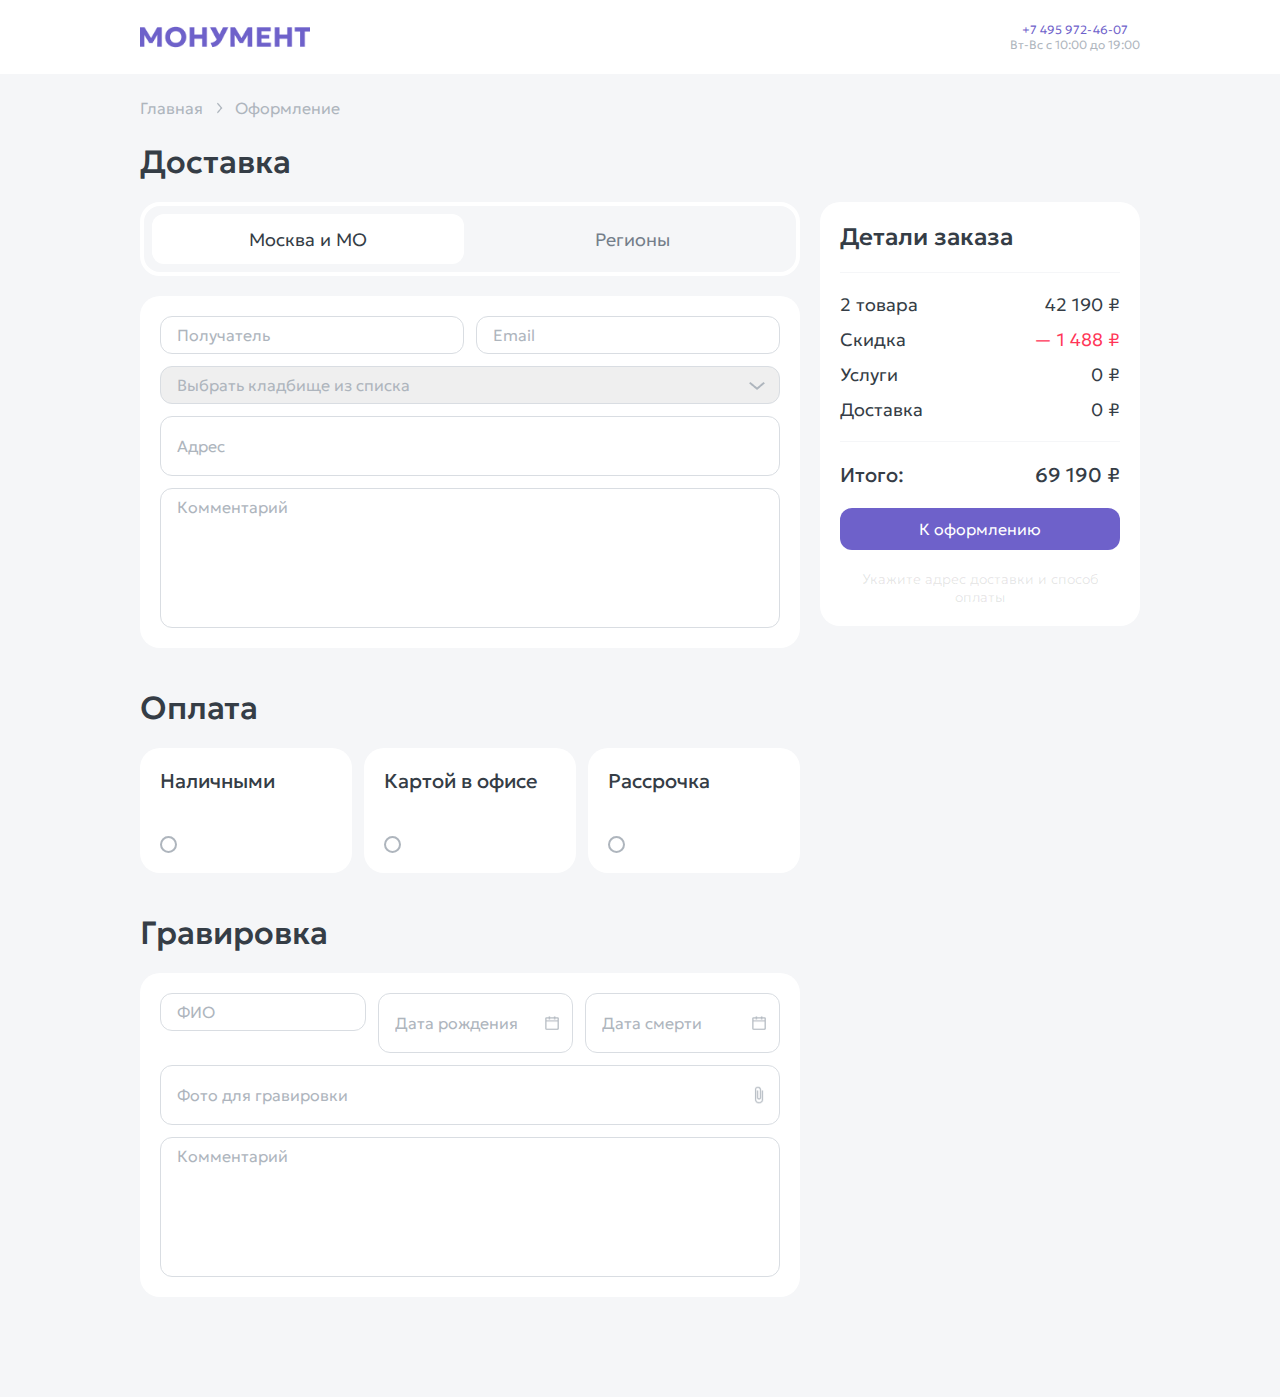
<file: payment.html>
<!DOCTYPE html>
<html lang="en">

<head>
    <meta charset="UTF-8">
    <meta name="viewport" content="width=device-width, initial-scale=1.0">
    <link rel="stylesheet" href="css/style.css">
    <title>Monument</title>
</head>

<body class="payment-body">

    <!-- cta start -->
    <div class="basket-header">
        <div class="basket-cta cta section">
            <div class="mob-logo">
                <svg class="burgerMenu-btn" width="24" height="24" viewBox="0 0 24 24" fill="none"
                    xmlns="http://www.w3.org/2000/svg">
                    <path d="M3 17.9321V16.3439H21V17.9321H3ZM3 12.7602V11.172H21V12.7602H3ZM3 7.58821V6H21V7.58821H3Z"
                        fill="#747E8A" />
                </svg>
                <svg class="burgerMenu-close" width="24" height="24" viewBox="0 0 24 24" fill="none"
                    xmlns="http://www.w3.org/2000/svg">
                    <path
                        d="M5.26703 20L4 18.733L10.733 12L4 5.26703L5.26703 4L12 10.733L18.733 4L20 5.26703L13.267 12L20 18.733L18.733 20L12 13.267L5.26703 20Z"
                        fill="#747E8A" />
                </svg>

                <img src="image/logo.png" alt="Logo">
            </div>
            <img src="image/logo.png" alt="Logo">
            <div class="work_time">
                <p>+7 495 972-46-07</p>
                <span>Вт-Вс с 10:00 до 19:00</span>
            </div>
            <div class="mob-head-btns">
                <svg class="contact-modal_open" width="24" height="24" viewBox="0 0 24 24" fill="none"
                    xmlns="http://www.w3.org/2000/svg">
                    <path
                        d="M19.9403 21C18.0557 21 16.1625 20.5618 14.2606 19.6855C12.3586 18.8092 10.6112 17.573 9.01828 15.9769C7.42532 14.3807 6.19071 12.6333 5.31442 10.7346C4.43814 8.83588 4 6.94423 4 5.05963C4 4.75688 4.1 4.50458 4.3 4.30275C4.5 4.10092 4.75 4 5.05 4H8.3115C8.56407 4 8.78682 4.08238 8.97977 4.24713C9.17272 4.41188 9.29548 4.6154 9.34803 4.8577L9.9211 7.79998C9.96085 8.07306 9.95252 8.30768 9.8961 8.50383C9.8397 8.69998 9.73842 8.86472 9.59225 8.99805L7.28265 11.2461C7.65445 11.9269 8.07913 12.5708 8.5567 13.1779C9.03427 13.7849 9.55125 14.3647 10.1077 14.9173C10.6564 15.466 11.2397 15.9756 11.8577 16.4462C12.4756 16.9167 13.1429 17.3545 13.8596 17.7596L16.1038 15.4962C16.2602 15.3333 16.4497 15.2192 16.6721 15.1539C16.8945 15.0885 17.1256 15.0724 17.3654 15.1058L20.1423 15.6712C20.3948 15.7378 20.6009 15.8667 20.7605 16.0577C20.9201 16.2487 21 16.4654 21 16.7077V19.95C21 20.25 20.899 20.5 20.6972 20.7C20.4954 20.9 20.2431 21 19.9403 21ZM6.57305 9.82693L8.35768 8.11923C8.38973 8.09358 8.41056 8.05832 8.42018 8.01345C8.42979 7.96857 8.42819 7.9269 8.41538 7.88845L7.98075 5.65383C7.96793 5.60254 7.9455 5.56408 7.91345 5.53845C7.8814 5.5128 7.83973 5.49998 7.78845 5.49998H5.64997C5.61152 5.49998 5.57948 5.5128 5.55383 5.53845C5.52818 5.56408 5.51535 5.59613 5.51535 5.6346C5.56663 6.31793 5.67849 7.01217 5.85092 7.7173C6.02337 8.42243 6.26408 9.12564 6.57305 9.82693ZM15.273 18.4692C15.9359 18.7782 16.6272 19.0144 17.3471 19.1779C18.067 19.3413 18.7397 19.4384 19.3654 19.4692C19.4038 19.4692 19.4359 19.4564 19.4615 19.4308C19.4872 19.4051 19.5 19.373 19.5 19.3346V17.2308C19.5 17.1795 19.4872 17.1378 19.4615 17.1057C19.4359 17.0737 19.3974 17.0512 19.3461 17.0384L17.2461 16.6115C17.2077 16.5987 17.174 16.5971 17.1452 16.6067C17.1163 16.6163 17.0859 16.6372 17.0538 16.6692L15.273 18.4692Z"
                        fill="#747E8A" />
                </svg>
            </div>
        </div>
    </div>
    <!-- cta end -->

    <!-- breadcrumb start -->
    <div class="breadcrumb section">
        <a href="index.html" class="breadcrumb__link">Главная</a>
        <img src="image/chevron_right.png" alt="arrow-right" class="breadcrumb__separator">
        <span class="breadcrumb__item">Оформление</span>
    </div>
    <!-- breadcrumb end -->

    <!-- payment start -->

    <div class="payment section">
        <form class="payment-block">
            <div class="payment-box">
                <h2 class="title">Доставка</h2>
                <div class="payment-location-tabs">
                    <label class="active-loc-tab">
                        <input type="radio" name="location-type">
                        Москва и МО
                    </label>
                    <label>
                        <input type="radio" name="location-type">
                        Регионы
                    </label>
                </div>
                <div class="payment-form">
                    <div class="delivery-top">
                        <input type="text" placeholder="Получатель" required>
                        <input type="email" placeholder="Email" required>
                    </div>
                    <select value="Выбрать кладбище из списка">
                        <option value="" hidden selected>Выбрать кладбище из списка</option>
                        <option value="2">Выбрать кладбище 2</option>
                    </select>
                    <input type="text" placeholder="Адрес" name="Location">
                    <textarea placeholder="Комментарий"></textarea>
                </div>
            </div>
            <div class="payment-box">
                <h2 class="title">Оплата</h2>
                <div class="payment-method-block">
                    <label for="value-cash" class="payment-method">
                        <h3>Наличными</h3>
                        <div class="radio-input">
                            <label class="label">
                                <input type="radio" id="value-cash" name="payment-method" value="value-cash" />
                            </label>
                        </div>
                    </label>
                    <label for="value-cart" class="payment-method">
                        <h3>Картой в офисе</h3>
                        <div class="radio-input">
                            <label class="label">
                                <input type="radio" id="value-cart" name="payment-method" value="value-cart" />
                            </label>
                        </div>
                    </label>
                    <label for="value-installment" class="payment-method">
                        <h3>Рассрочка</h3>
                        <div class="radio-input">
                            <label class="label">
                                <input type="radio" id="value-installment" name="payment-method"
                                    value="value-installment" />
                            </label>
                        </div>
                    </label>
                </div>
            </div>
            <div class="payment-box">
                <h2 class="title">Гравировка</h2>
                
                <div class="payment-form">
                    <div class="delivery-top engraving-top">
                        <input type="text" placeholder="ФИО" required>
                        <div>
                            <input type="text" placeholder="Дата рождения" onfocus="this.type='date'" onblur="this.type = 'text'">
                            <input type="text" placeholder="Дата смерти" onfocus="this.type='date'" onblur="this.type = 'text'">
                        </div>
                    </div>
                    
                    <label class="custom-file-upload">
                        <input type="file" name="Photo" accept="image/*">
                        Фото для гравировки
                    </label>
                    <textarea placeholder="Комментарий"></textarea>
                </div>
            </div>
        </form>

        <div class="basket-content-right">
            <h2>Детали заказа</h2>
            <div class="basket-content-right_description">
                <div>
                    <p>2 товара</p>
                    <p>42 190 ₽</p>
                </div>
                <div>
                    <p>Скидка</p>
                    <p class="sale">— 1 488 ₽</p>
                </div>
                <div>
                    <p>Услуги</p>
                    <p>0 ₽</p>
                </div>
                <div>
                    <p>Доставка</p>
                    <p>0 ₽</p>
                </div>
            </div>
            <div class="basket-content-price-finally">
                <h3>Итого:</h3>
                <h3>69 190 ₽</h3>
            </div>
            <button class="purple-btn">К оформлению</button>
            <span>Укажите адрес доставки и способ оплаты</span>
        </div>

    </div>

    <!-- payment end -->

    <!-- modals start -->

    <div class="burger-menu">
        <div class="catalog section">
            <div class="catalog-block">
                <h2 class="title">Каталог</h2>
                <div class="catalog-box">
                    <div class="catalog-item">
                        <p>Памятники</p>
                        <div>
                            <img src="image/Памятники.png" alt="Памятники">
                        </div>
                    </div>
                    <div class="catalog-item">
                        <p>Цветники</p>
                        <div>
                            <img src="image/Цветники.png" alt="Цветники">
                        </div>
                    </div>
                    <div class="catalog-item">
                        <p>Цоколи</p>
                        <div>
                            <img src="image/Цоколи.png" alt="Цоколи">
                        </div>
                    </div>
                    <div class="catalog-item">
                        <p>Ограды</p>
                        <div>
                            <img src="image/Ограды.png" alt="Ограды">
                        </div>
                    </div>
                    <div class="catalog-item">
                        <p>Столы и лавочки</p>
                        <div>
                            <img src="image/Столыилавочки.png" alt="Столы и лавочки">
                        </div>
                    </div>
                    <div class="catalog-item">
                        <p>Комплексы</p>
                        <div>
                            <img src="image/Комплексы.png" alt="Комплексы">
                        </div>
                    </div>
                    <div class="catalog-item">
                        <p>Таблички</p>
                        <div>
                            <img src="image/Таблички.png" alt="Таблички">
                        </div>
                    </div>
                    <div class="catalog-item">
                        <p>Кресты</p>
                        <div>
                            <img src="image/Кресты.png" alt="Кресты">
                        </div>
                    </div>
                    <div class="catalog-item">
                        <p>Венки</p>
                        <div>
                            <img src="image/Венки.png" alt="Венки">
                        </div>
                    </div>
                    <div class="catalog-item">
                        <p>Фото</p>
                        <div>
                            <img src="image/Фото.png" alt="Фото">
                        </div>
                    </div>
                    <div class="catalog-item">
                        <p>Гравировка</p>
                        <div>
                            <img src="image/Гравировка.png" alt="Гравировка">
                        </div>
                    </div>
                    <div class="catalog-item">
                        <p>Аксессуары</p>
                        <div>
                            <img src="image/Аксессуары.png" alt="Аксессуары">
                        </div>
                    </div>
                </div>
            </div>
        </div>
        <div class="burger-menu_bottom section">
            <h3 class="title">Покупателю</h3>
            <ul>
                <li>
                    <a href="sales.html">
                        Акции <svg width="24" height="24" viewBox="0 0 24 24" fill="none"
                            xmlns="http://www.w3.org/2000/svg">
                            <path d="M14.4863 12L9 5.49113L10.2569 4L17 12L10.2569 20L9 18.5089L14.4863 12Z"
                                fill="#D9DDE2" />
                        </svg>
                    </a>
                </li>
                <li>
                    <a href="aboutCompany.html">
                        О компании <svg width="24" height="24" viewBox="0 0 24 24" fill="none"
                            xmlns="http://www.w3.org/2000/svg">
                            <path d="M14.4863 12L9 5.49113L10.2569 4L17 12L10.2569 20L9 18.5089L14.4863 12Z"
                                fill="#D9DDE2" />
                        </svg>
                    </a>
                </li>
                <li><a href="services.html">Наши услуги <svg width="24" height="24" viewBox="0 0 24 24" fill="none"
                            xmlns="http://www.w3.org/2000/svg">
                            <path d="M14.4863 12L9 5.49113L10.2569 4L17 12L10.2569 20L9 18.5089L14.4863 12Z"
                                fill="#D9DDE2" />
                        </svg></a>
                </li>
                <li>
                    <a href>
                        Наши работы <svg width="24" height="24" viewBox="0 0 24 24" fill="none"
                            xmlns="http://www.w3.org/2000/svg">
                            <path d="M14.4863 12L9 5.49113L10.2569 4L17 12L10.2569 20L9 18.5089L14.4863 12Z"
                                fill="#D9DDE2" />
                        </svg>
                    </a>
                </li>
                <li>
                    <a href>
                        Доставка и оплата <svg width="24" height="24" viewBox="0 0 24 24" fill="none"
                            xmlns="http://www.w3.org/2000/svg">
                            <path d="M14.4863 12L9 5.49113L10.2569 4L17 12L10.2569 20L9 18.5089L14.4863 12Z"
                                fill="#D9DDE2" />
                        </svg>
                    </a>
                </li>
                <li>
                    <a href>
                        Популярные вопросы <svg width="24" height="24" viewBox="0 0 24 24" fill="none"
                            xmlns="http://www.w3.org/2000/svg">
                            <path d="M14.4863 12L9 5.49113L10.2569 4L17 12L10.2569 20L9 18.5089L14.4863 12Z"
                                fill="#D9DDE2" />
                        </svg>
                    </a>
                </li>
                <li>
                    <a href>
                        Адреса филиалов <svg width="24" height="24" viewBox="0 0 24 24" fill="none"
                            xmlns="http://www.w3.org/2000/svg">
                            <path d="M14.4863 12L9 5.49113L10.2569 4L17 12L10.2569 20L9 18.5089L14.4863 12Z"
                                fill="#D9DDE2" />
                        </svg>
                    </a>
                </li>
            </ul>
        </div>
    </div>

    <div class="contact-cont__body-filter"></div>

    <div class="contact-modal">
        <div class="contact-modal__top">
            <h2 class="title">Свяжитесь с нами</h2>
            <svg class="contact-modal_close" width="24" height="24" viewBox="0 0 24 24" fill="none"
                xmlns="http://www.w3.org/2000/svg">
                <path
                    d="M5.26703 20L4 18.733L10.733 12L4 5.26703L5.26703 4L12 10.733L18.733 4L20 5.26703L13.267 12L20 18.733L18.733 20L12 13.267L5.26703 20Z"
                    fill="#747E8A" />
            </svg>
        </div>

        <div class="contact-modal_content">
            <div class="contact-modal_item">
                <div>
                    <svg width="24" height="24" viewBox="0 0 24 24" fill="none" xmlns="http://www.w3.org/2000/svg">
                        <path
                            d="M19.0027 20C17.229 20 15.4471 19.5876 13.657 18.7629C11.867 17.9382 10.2223 16.7746 8.7231 15.2724C7.22384 13.7701 6.06185 12.1255 5.23711 10.3385C4.41237 8.55143 4 6.77104 4 4.9973C4 4.71236 4.09412 4.4749 4.28235 4.28494C4.47059 4.09498 4.70588 4 4.98824 4H8.05789C8.2956 4 8.50526 4.07753 8.68686 4.23259C8.86846 4.38765 8.98399 4.5792 9.03345 4.80725L9.57282 7.57646C9.61023 7.83348 9.60238 8.05429 9.54929 8.23891C9.4962 8.42352 9.40088 8.57857 9.26331 8.70406L7.08956 10.8199C7.43949 11.4606 7.8392 12.0667 8.28867 12.638C8.73815 13.2094 9.22472 13.7551 9.74839 14.2751C10.2648 14.7916 10.8139 15.2712 11.3955 15.7141C11.9771 16.1569 12.6051 16.569 13.2797 16.9502L15.3919 14.8199C15.5391 14.6667 15.7174 14.5593 15.9267 14.4978C16.1361 14.4362 16.3536 14.4212 16.5792 14.4525L19.1927 14.9846C19.4305 15.0474 19.6244 15.1687 19.7747 15.3484C19.9249 15.5282 20 15.7322 20 15.9602V19.0118C20 19.2941 19.905 19.5294 19.7151 19.7176C19.5251 19.9059 19.2876 20 19.0027 20ZM6.4217 9.48418L8.10135 7.87693C8.13152 7.85279 8.15113 7.8196 8.16018 7.77738C8.16923 7.73513 8.16772 7.69592 8.15566 7.65973L7.7466 5.55655C7.73454 5.50828 7.71342 5.47208 7.68326 5.44796C7.65309 5.42382 7.61388 5.41175 7.56561 5.41175H5.55292C5.51673 5.41175 5.48657 5.42382 5.46243 5.44796C5.43829 5.47208 5.42622 5.50225 5.42622 5.53845C5.47448 6.18159 5.57976 6.83499 5.74205 7.49865C5.90436 8.1623 6.13091 8.82415 6.4217 9.48418ZM14.6099 17.6181C15.2338 17.9089 15.8845 18.1312 16.562 18.2851C17.2395 18.4389 17.8727 18.5303 18.4615 18.5593C18.4978 18.5593 18.5279 18.5472 18.552 18.5231C18.5762 18.499 18.5883 18.4688 18.5883 18.4326V16.4525C18.5883 16.4042 18.5762 16.365 18.552 16.3348C18.5279 16.3047 18.4917 16.2836 18.4435 16.2715L16.467 15.8697C16.4308 15.8576 16.3991 15.8561 16.372 15.8652C16.3448 15.8742 16.3162 15.8938 16.286 15.924L14.6099 17.6181Z"
                            fill="#6E61CA" />
                    </svg>
                    <span>+7 495 972-46-07</span>
                </div>
                <svg width="24" height="24" viewBox="0 0 24 24" fill="none" xmlns="http://www.w3.org/2000/svg">
                    <path d="M14.4863 12L9 5.49113L10.2569 4L17 12L10.2569 20L9 18.5089L14.4863 12Z" fill="#D9DDE2" />
                </svg>
            </div>
            <div class="contact-modal_item">
                <div>
                    <svg width="24" height="24" viewBox="0 0 24 24" fill="none" xmlns="http://www.w3.org/2000/svg">
                        <path
                            d="M3.45833 5H20.5417C21.3467 5 22 5.6272 22 6.4V17.6C22 17.9713 21.8464 18.3274 21.5729 18.5899C21.2994 18.8525 20.9284 19 20.5417 19H3.45833C3.07156 19 2.70063 18.8525 2.42714 18.5899C2.15365 18.3274 2 17.9713 2 17.6V6.4C2 5.6272 2.65333 5 3.45833 5ZM3.25 8.5296V17.6C3.25 17.7104 3.34333 17.8 3.45833 17.8H20.5417C20.5969 17.8 20.6499 17.7789 20.689 17.7414C20.7281 17.7039 20.75 17.653 20.75 17.6V8.5296L12.8167 13.676C12.3233 13.996 11.6767 13.996 11.1833 13.676L3.25 8.5296ZM3.25 6.4V7.0816L11.8833 12.6816C11.9178 12.704 11.9584 12.7159 12 12.7159C12.0416 12.7159 12.0822 12.704 12.1167 12.6816L20.75 7.0816V6.4C20.75 6.34696 20.7281 6.29609 20.689 6.25858C20.6499 6.22107 20.5969 6.2 20.5417 6.2H3.45833C3.40308 6.2 3.35009 6.22107 3.31102 6.25858C3.27195 6.29609 3.25 6.34696 3.25 6.4Z"
                            fill="#6E61CA" />
                    </svg>

                    <span>monument-nd@bk.ru</span>
                </div>
                <svg width="24" height="24" viewBox="0 0 24 24" fill="none" xmlns="http://www.w3.org/2000/svg">
                    <path d="M14.4863 12L9 5.49113L10.2569 4L17 12L10.2569 20L9 18.5089L14.4863 12Z" fill="#D9DDE2" />
                </svg>
            </div>
            <div class="contact-modal_item">
                <div>
                    <svg width="24" height="24" viewBox="0 0 24 24" fill="none" xmlns="http://www.w3.org/2000/svg">
                        <path
                            d="M20.5 9.1501C20.5 11.5467 19.0181 14.3426 17.1967 16.8496C15.3924 19.3332 13.3283 21.4355 12.3038 22.4268C12.1299 22.5951 11.8701 22.5951 11.6962 22.4268C10.6717 21.4355 8.60761 19.3332 6.80326 16.8496C4.98188 14.3426 3.5 11.5467 3.5 9.1501C3.5 7.02362 4.38896 4.97871 5.98041 3.46683C7.57274 1.95413 9.73762 1.1001 12 1.1001C14.2624 1.1001 16.4273 1.95413 18.0196 3.46683C19.611 4.97871 20.5 7.02362 20.5 9.1501Z"
                            fill="white" stroke="#6E61CA" />
                        <path
                            d="M7.19995 13.8001V6.6001H9.18466L12.4946 11.1412L11.6733 11.1464L14.8215 6.6001H16.8V13.8001H14.7966L14.8339 8.78067L15.201 8.88867L12.6874 12.4424H11.3125L8.69937 8.88867L9.054 8.78067L9.09133 13.8001H7.19995Z"
                            fill="#6E61CA" />
                    </svg>

                    <span>Адреса филиалов</span>
                </div>
                <svg width="24" height="24" viewBox="0 0 24 24" fill="none" xmlns="http://www.w3.org/2000/svg">
                    <path d="M14.4863 12L9 5.49113L10.2569 4L17 12L10.2569 20L9 18.5089L14.4863 12Z" fill="#D9DDE2" />
                </svg>
            </div>
        </div>

        <div class="head_socials">
            <div>
                <svg width="24" height="24" viewBox="0 0 24 24" fill="none" xmlns="http://www.w3.org/2000/svg">
                    <path fill-rule="evenodd" clip-rule="evenodd"
                        d="M17.2373 3.99066C15.3586 2.74843 13.0916 2.23476 10.8615 2.54598C8.63141 2.85719 6.59155 3.9719 5.12474 5.681C3.65791 7.3901 2.86498 9.57611 2.89483 11.8288C2.92469 14.0815 3.77527 16.2459 5.28691 17.9159C5.43458 18.079 5.50316 18.2988 5.47449 18.5169L5.16702 20.8564L8.78019 20.4128C8.8937 20.3988 9.00889 20.411 9.11696 20.4485C11.2449 21.1852 13.5684 21.1198 15.6514 20.2644C17.7344 19.409 19.4338 17.8225 20.4305 15.8025C21.4273 13.7825 21.6529 11.4679 21.0649 9.29311C20.477 7.1183 19.1159 5.23289 17.2373 3.99066ZM10.6542 1.06037C13.2462 0.698643 15.8812 1.29571 18.0646 2.73946C20.248 4.1832 21.8297 6.37434 22.5129 8.90164C23.1962 11.4289 22.934 14.1187 21.7757 16.4663C20.6173 18.8138 18.6423 20.6578 16.2212 21.652C13.8547 22.6238 11.2211 22.7183 8.79375 21.9224L4.38863 22.4633C4.15837 22.4915 3.92799 22.4117 3.76465 22.2469C3.60131 22.0822 3.52339 21.8511 3.55362 21.6211L3.94306 18.6579C2.33133 16.7559 1.4281 14.349 1.39496 11.8487C1.36027 9.23088 2.28172 6.69042 3.98647 4.70409C5.69122 2.71775 8.06209 1.4221 10.6542 1.06037ZM7.9382 7.91562C8.1513 7.64274 8.46411 7.46568 8.80782 7.42347C9.15153 7.38127 9.49788 7.4774 9.77067 7.69062C10.0434 7.90383 10.2203 8.21665 10.2625 8.56022L10.3979 9.66305C10.4401 10.0066 10.3442 10.3529 10.1311 10.6258C9.99384 10.8015 9.8153 10.9375 9.61378 11.0233C9.9274 11.7946 10.4389 12.4782 11.1061 12.9998C11.7732 13.5212 12.5597 13.8522 13.3833 13.9701C13.4177 13.7539 13.5064 13.5478 13.6436 13.3721C13.8567 13.0992 14.1695 12.9221 14.5132 12.8799L15.6155 12.7446C15.9593 12.7024 16.3056 12.7985 16.5784 13.0117C16.8512 13.225 17.0281 13.5378 17.0702 13.8813C17.1124 14.2249 17.0165 14.5712 16.8034 14.8441C16.5903 15.117 16.2775 15.294 15.9338 15.3362L14.8314 15.4716C13.172 15.6753 11.4998 15.2113 10.1824 14.1816C8.86505 13.1519 8.01054 11.641 7.80675 9.9812L7.67134 8.87838C7.62915 8.53481 7.7251 8.18849 7.9382 7.91562Z"
                        fill="#6E61CA" />
                </svg>
            </div>
            <div>
                <svg width="24" height="24" viewBox="0 0 24 24" fill="none" xmlns="http://www.w3.org/2000/svg">
                    <path fill-rule="evenodd" clip-rule="evenodd"
                        d="M22.8251 16.3961C22.3124 15.3655 21.6367 14.424 20.8241 13.6078C20.5523 13.3013 20.2677 13.0063 19.9711 12.7236L19.9352 12.6888C19.8251 12.5823 19.7164 12.4744 19.6091 12.3651C20.7201 10.8231 21.6707 9.17209 22.4462 7.43769L22.4773 7.36807L22.499 7.2947C22.6018 6.95322 22.7186 6.30413 22.3039 5.71712C21.8741 5.1113 21.187 5.00218 20.726 5.00218H18.6081C18.1646 4.98201 17.7261 5.10236 17.3554 5.34602C16.9846 5.58967 16.7005 5.94414 16.5439 6.35869C16.0881 7.44205 15.5174 8.47362 14.8416 9.43576V6.95886C14.8416 6.63902 14.8114 6.10281 14.4674 5.65127C14.0564 5.10942 13.4617 5.00218 13.0488 5.00218H9.68764C9.24904 4.99211 8.82336 5.15077 8.49875 5.44532C8.17414 5.73987 7.97548 6.14774 7.94389 6.58446L7.94107 6.62679V6.66912C7.94107 7.12537 8.12204 7.46214 8.26719 7.67381C8.33223 7.76882 8.40104 7.85536 8.44534 7.90992L8.45477 7.92215C8.50189 7.98048 8.533 8.01905 8.5641 8.06232C8.64705 8.17332 8.76487 8.34642 8.7988 8.79231V10.178C8.12409 9.05037 7.57086 7.85465 7.14837 6.6108L7.14083 6.5901L7.13329 6.57035C7.01829 6.27026 6.83449 5.83377 6.46595 5.50076C6.03614 5.11036 5.52715 5.00218 5.06435 5.00218H2.9153C2.44684 5.00218 1.88224 5.1113 1.46092 5.55438C1.04713 5.99087 1 6.5139 1 6.79047V6.91653L1.02639 7.03882C1.62144 9.79584 2.84765 12.378 4.60909 14.5833C5.4144 15.8508 6.50769 16.9109 7.80029 17.6778C9.09289 18.4447 10.5484 18.8967 12.0488 18.9972L12.0874 19H12.127C12.8113 19 13.5248 18.9407 14.0612 18.5842C14.7841 18.1026 14.8416 17.3641 14.8416 16.9953V15.9248C15.0273 16.0753 15.2573 16.2766 15.5391 16.5476C15.8803 16.8881 16.1518 17.1835 16.3846 17.4412L16.509 17.5786C16.69 17.7799 16.8681 17.9784 17.0302 18.1411C17.2338 18.3453 17.4855 18.5701 17.8003 18.7366C18.1425 18.9163 18.5016 18.9981 18.8824 18.9981H21.0324C21.4858 18.9981 22.1352 18.8909 22.5923 18.3622C23.09 17.7865 23.0523 17.08 22.8958 16.573L22.8676 16.4817L22.8251 16.3961ZM17.4337 16.4958C17.1415 16.1699 16.8408 15.8518 16.5316 15.5419L16.5288 15.5391C15.2497 14.3087 14.6531 14.0951 14.2308 14.0951C14.0055 14.0951 13.7576 14.1196 13.5965 14.3209C13.5239 14.4169 13.4763 14.5294 13.4579 14.6483C13.4352 14.7863 13.4251 14.9261 13.4278 15.0659V16.9953C13.4278 17.2352 13.3882 17.3359 13.2769 17.4093C13.129 17.508 12.8132 17.588 12.1355 17.588C10.8481 17.5006 9.59996 17.1094 8.49358 16.4468C7.38719 15.7841 6.45419 14.8689 5.77128 13.7762L5.76374 13.764L5.75431 13.7527C4.11341 11.7143 2.96982 9.3231 2.41385 6.7679C2.41762 6.64561 2.44401 6.57129 2.48737 6.52613C2.53167 6.4791 2.64007 6.41325 2.9153 6.41325H5.06435C5.30282 6.41325 5.42724 6.46593 5.51678 6.54589C5.61669 6.63808 5.7053 6.7933 5.81086 7.06987C6.3387 8.61828 7.05128 10.067 7.7271 11.1319C8.06454 11.6634 8.39633 12.1064 8.69606 12.4197C8.84593 12.5759 8.99203 12.7057 9.13247 12.7979C9.26726 12.8863 9.4209 12.9569 9.57925 12.9569C9.66219 12.9569 9.75928 12.9474 9.85259 12.907C9.95337 12.8626 10.0363 12.7857 10.0882 12.6888C10.1853 12.5119 10.2127 12.2513 10.2127 11.9098V8.73681C10.1627 7.96731 9.92988 7.53364 9.70367 7.22603C9.65785 7.1645 9.61071 7.10396 9.56228 7.04447L9.55003 7.02942C9.50983 6.98069 9.47148 6.93049 9.43504 6.8789C9.38864 6.82138 9.36071 6.75121 9.35492 6.67759C9.36231 6.60284 9.39805 6.53373 9.45482 6.48442C9.51159 6.4351 9.5851 6.4093 9.66031 6.41231H13.0488C13.243 6.41231 13.308 6.45934 13.341 6.50356C13.3882 6.5647 13.4278 6.6917 13.4278 6.95886V11.2184C13.4278 11.7245 13.6615 12.0669 14.0008 12.0669C14.3911 12.0669 14.6729 11.8308 15.1649 11.3398L15.1734 11.3304L15.1809 11.3219C16.2846 9.97882 17.1864 8.48242 17.8578 6.87984L17.8616 6.86855C17.912 6.72696 18.0075 6.60573 18.1335 6.52335C18.2594 6.44098 18.4089 6.40198 18.5591 6.41231H20.727C21.0211 6.41231 21.1172 6.48757 21.1493 6.53178C21.1823 6.57881 21.2058 6.67947 21.1493 6.87702C20.375 8.60451 19.4179 10.2444 18.2942 11.7687L18.2867 11.78C18.1783 11.9465 18.0586 12.1309 18.0416 12.3416C18.0228 12.5693 18.1208 12.7753 18.2933 12.9973C18.4186 13.1817 18.6779 13.4347 18.9408 13.6916L18.9653 13.716C19.2406 13.9851 19.5394 14.2767 19.7788 14.5589L19.7854 14.5655L19.792 14.573C20.5059 15.2837 21.0995 16.1053 21.5499 17.0057C21.6215 17.2503 21.5781 17.3763 21.5216 17.4412C21.4565 17.5165 21.3104 17.587 21.0333 17.587H18.8824C18.7358 17.5906 18.5907 17.5566 18.4611 17.4883C18.3021 17.396 18.1579 17.2806 18.0331 17.1459C17.8983 17.0113 17.7523 16.8486 17.5732 16.6501L17.4337 16.4958Z"
                        fill="#6E61CA" />
                </svg>
            </div>
            <div>
                <svg width="24" height="24" viewBox="0 0 24 24" fill="none" xmlns="http://www.w3.org/2000/svg">
                    <path fill-rule="evenodd" clip-rule="evenodd"
                        d="M22.8251 16.3961C22.3124 15.3655 21.6367 14.424 20.8241 13.6078C20.5523 13.3013 20.2677 13.0063 19.9711 12.7236L19.9352 12.6888C19.8251 12.5823 19.7164 12.4744 19.6091 12.3651C20.7201 10.8231 21.6707 9.17209 22.4462 7.43769L22.4773 7.36807L22.499 7.2947C22.6018 6.95322 22.7186 6.30413 22.3039 5.71712C21.8741 5.1113 21.187 5.00218 20.726 5.00218H18.6081C18.1646 4.98201 17.7261 5.10236 17.3554 5.34602C16.9846 5.58967 16.7005 5.94414 16.5439 6.35869C16.0881 7.44205 15.5174 8.47362 14.8416 9.43576V6.95886C14.8416 6.63902 14.8114 6.10281 14.4674 5.65127C14.0564 5.10942 13.4617 5.00218 13.0488 5.00218H9.68764C9.24904 4.99211 8.82336 5.15077 8.49875 5.44532C8.17414 5.73987 7.97548 6.14774 7.94389 6.58446L7.94107 6.62679V6.66912C7.94107 7.12537 8.12204 7.46214 8.26719 7.67381C8.33223 7.76882 8.40104 7.85536 8.44534 7.90992L8.45477 7.92215C8.50189 7.98048 8.533 8.01905 8.5641 8.06232C8.64705 8.17332 8.76487 8.34642 8.7988 8.79231V10.178C8.12409 9.05037 7.57086 7.85465 7.14837 6.6108L7.14083 6.5901L7.13329 6.57035C7.01829 6.27026 6.83449 5.83377 6.46595 5.50076C6.03614 5.11036 5.52715 5.00218 5.06435 5.00218H2.9153C2.44684 5.00218 1.88224 5.1113 1.46092 5.55438C1.04713 5.99087 1 6.5139 1 6.79047V6.91653L1.02639 7.03882C1.62144 9.79584 2.84765 12.378 4.60909 14.5833C5.4144 15.8508 6.50769 16.9109 7.80029 17.6778C9.09289 18.4447 10.5484 18.8967 12.0488 18.9972L12.0874 19H12.127C12.8113 19 13.5248 18.9407 14.0612 18.5842C14.7841 18.1026 14.8416 17.3641 14.8416 16.9953V15.9248C15.0273 16.0753 15.2573 16.2766 15.5391 16.5476C15.8803 16.8881 16.1518 17.1835 16.3846 17.4412L16.509 17.5786C16.69 17.7799 16.8681 17.9784 17.0302 18.1411C17.2338 18.3453 17.4855 18.5701 17.8003 18.7366C18.1425 18.9163 18.5016 18.9981 18.8824 18.9981H21.0324C21.4858 18.9981 22.1352 18.8909 22.5923 18.3622C23.09 17.7865 23.0523 17.08 22.8958 16.573L22.8676 16.4817L22.8251 16.3961ZM17.4337 16.4958C17.1415 16.1699 16.8408 15.8518 16.5316 15.5419L16.5288 15.5391C15.2497 14.3087 14.6531 14.0951 14.2308 14.0951C14.0055 14.0951 13.7576 14.1196 13.5965 14.3209C13.5239 14.4169 13.4763 14.5294 13.4579 14.6483C13.4352 14.7863 13.4251 14.9261 13.4278 15.0659V16.9953C13.4278 17.2352 13.3882 17.3359 13.2769 17.4093C13.129 17.508 12.8132 17.588 12.1355 17.588C10.8481 17.5006 9.59996 17.1094 8.49358 16.4468C7.38719 15.7841 6.45419 14.8689 5.77128 13.7762L5.76374 13.764L5.75431 13.7527C4.11341 11.7143 2.96982 9.3231 2.41385 6.7679C2.41762 6.64561 2.44401 6.57129 2.48737 6.52613C2.53167 6.4791 2.64007 6.41325 2.9153 6.41325H5.06435C5.30282 6.41325 5.42724 6.46593 5.51678 6.54589C5.61669 6.63808 5.7053 6.7933 5.81086 7.06987C6.3387 8.61828 7.05128 10.067 7.7271 11.1319C8.06454 11.6634 8.39633 12.1064 8.69606 12.4197C8.84593 12.5759 8.99203 12.7057 9.13247 12.7979C9.26726 12.8863 9.4209 12.9569 9.57925 12.9569C9.66219 12.9569 9.75928 12.9474 9.85259 12.907C9.95337 12.8626 10.0363 12.7857 10.0882 12.6888C10.1853 12.5119 10.2127 12.2513 10.2127 11.9098V8.73681C10.1627 7.96731 9.92988 7.53364 9.70367 7.22603C9.65785 7.1645 9.61071 7.10396 9.56228 7.04447L9.55003 7.02942C9.50983 6.98069 9.47148 6.93049 9.43504 6.8789C9.38864 6.82138 9.36071 6.75121 9.35492 6.67759C9.36231 6.60284 9.39805 6.53373 9.45482 6.48442C9.51159 6.4351 9.5851 6.4093 9.66031 6.41231H13.0488C13.243 6.41231 13.308 6.45934 13.341 6.50356C13.3882 6.5647 13.4278 6.6917 13.4278 6.95886V11.2184C13.4278 11.7245 13.6615 12.0669 14.0008 12.0669C14.3911 12.0669 14.6729 11.8308 15.1649 11.3398L15.1734 11.3304L15.1809 11.3219C16.2846 9.97882 17.1864 8.48242 17.8578 6.87984L17.8616 6.86855C17.912 6.72696 18.0075 6.60573 18.1335 6.52335C18.2594 6.44098 18.4089 6.40198 18.5591 6.41231H20.727C21.0211 6.41231 21.1172 6.48757 21.1493 6.53178C21.1823 6.57881 21.2058 6.67947 21.1493 6.87702C20.375 8.60451 19.4179 10.2444 18.2942 11.7687L18.2867 11.78C18.1783 11.9465 18.0586 12.1309 18.0416 12.3416C18.0228 12.5693 18.1208 12.7753 18.2933 12.9973C18.4186 13.1817 18.6779 13.4347 18.9408 13.6916L18.9653 13.716C19.2406 13.9851 19.5394 14.2767 19.7788 14.5589L19.7854 14.5655L19.792 14.573C20.5059 15.2837 21.0995 16.1053 21.5499 17.0057C21.6215 17.2503 21.5781 17.3763 21.5216 17.4412C21.4565 17.5165 21.3104 17.587 21.0333 17.587H18.8824C18.7358 17.5906 18.5907 17.5566 18.4611 17.4883C18.3021 17.396 18.1579 17.2806 18.0331 17.1459C17.8983 17.0113 17.7523 16.8486 17.5732 16.6501L17.4337 16.4958Z"
                        fill="#6E61CA" />
                </svg>
            </div>
        </div>
    </div>

    <div class="modal installation-modal payment-modal">
        <svg class="modal-close" width="24" height="24" viewBox="0 0 24 24" fill="none"
            xmlns="http://www.w3.org/2000/svg">
            <path
                d="M5.26703 20L4 18.733L10.733 12L4 5.26703L5.26703 4L12 10.733L18.733 4L20 5.26703L13.267 12L20 18.733L18.733 20L12 13.267L5.26703 20Z"
                fill="#AEB5BD" />
        </svg>
        <img src="image/check.png" alt="tool">
        <h2 class="title">Заказ № XXX оформлен</h2>
        <span>В ближайшее время на вашу почту поступит письмо от менеджера</span>
        <div>
            <button class="basket_button" onclick="window.location.href = 'index.html'">На главную</button>
        </div>
    </div>

    <div class="for-body_filter"></div>

    <!-- modals end -->


    <script src="script/script.js"></script>
    <script src="script/modals.js"></script>
    <script src="script/payment.js"></script>
</body>

</html>
</file>
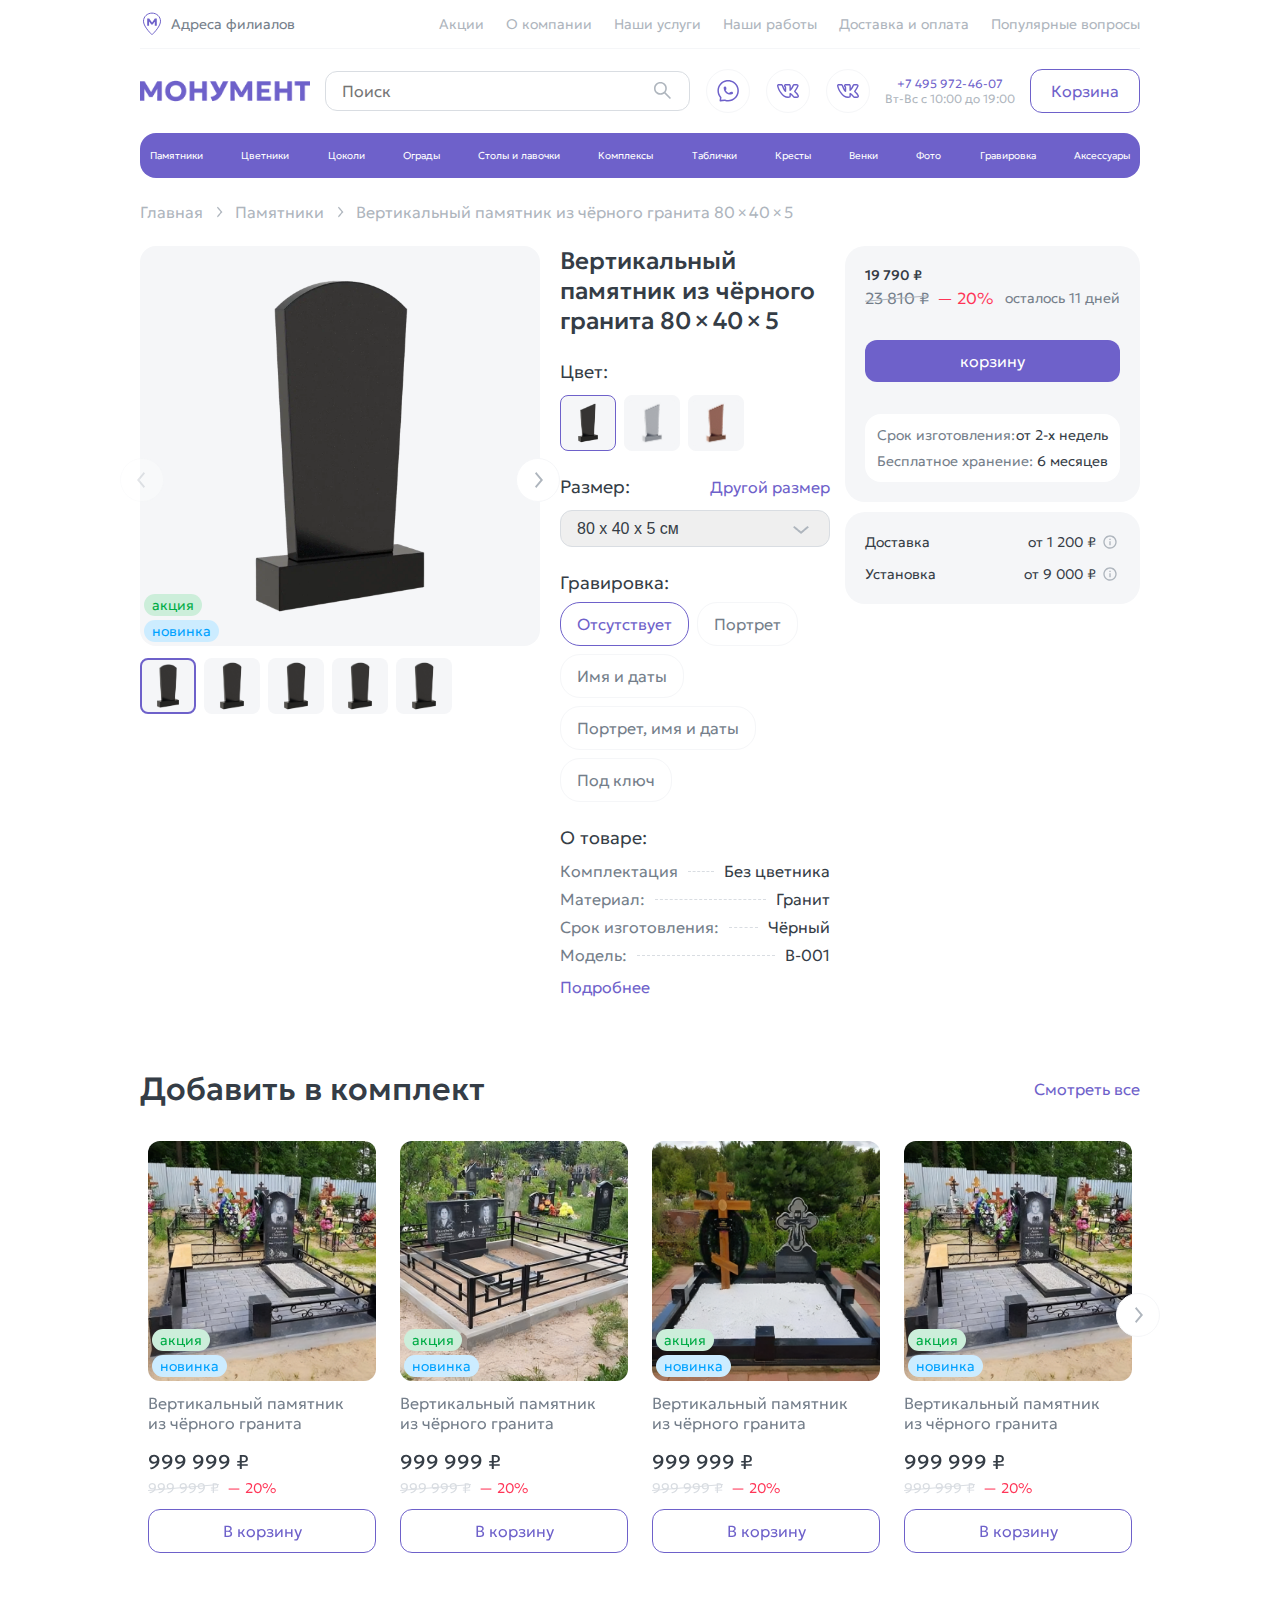
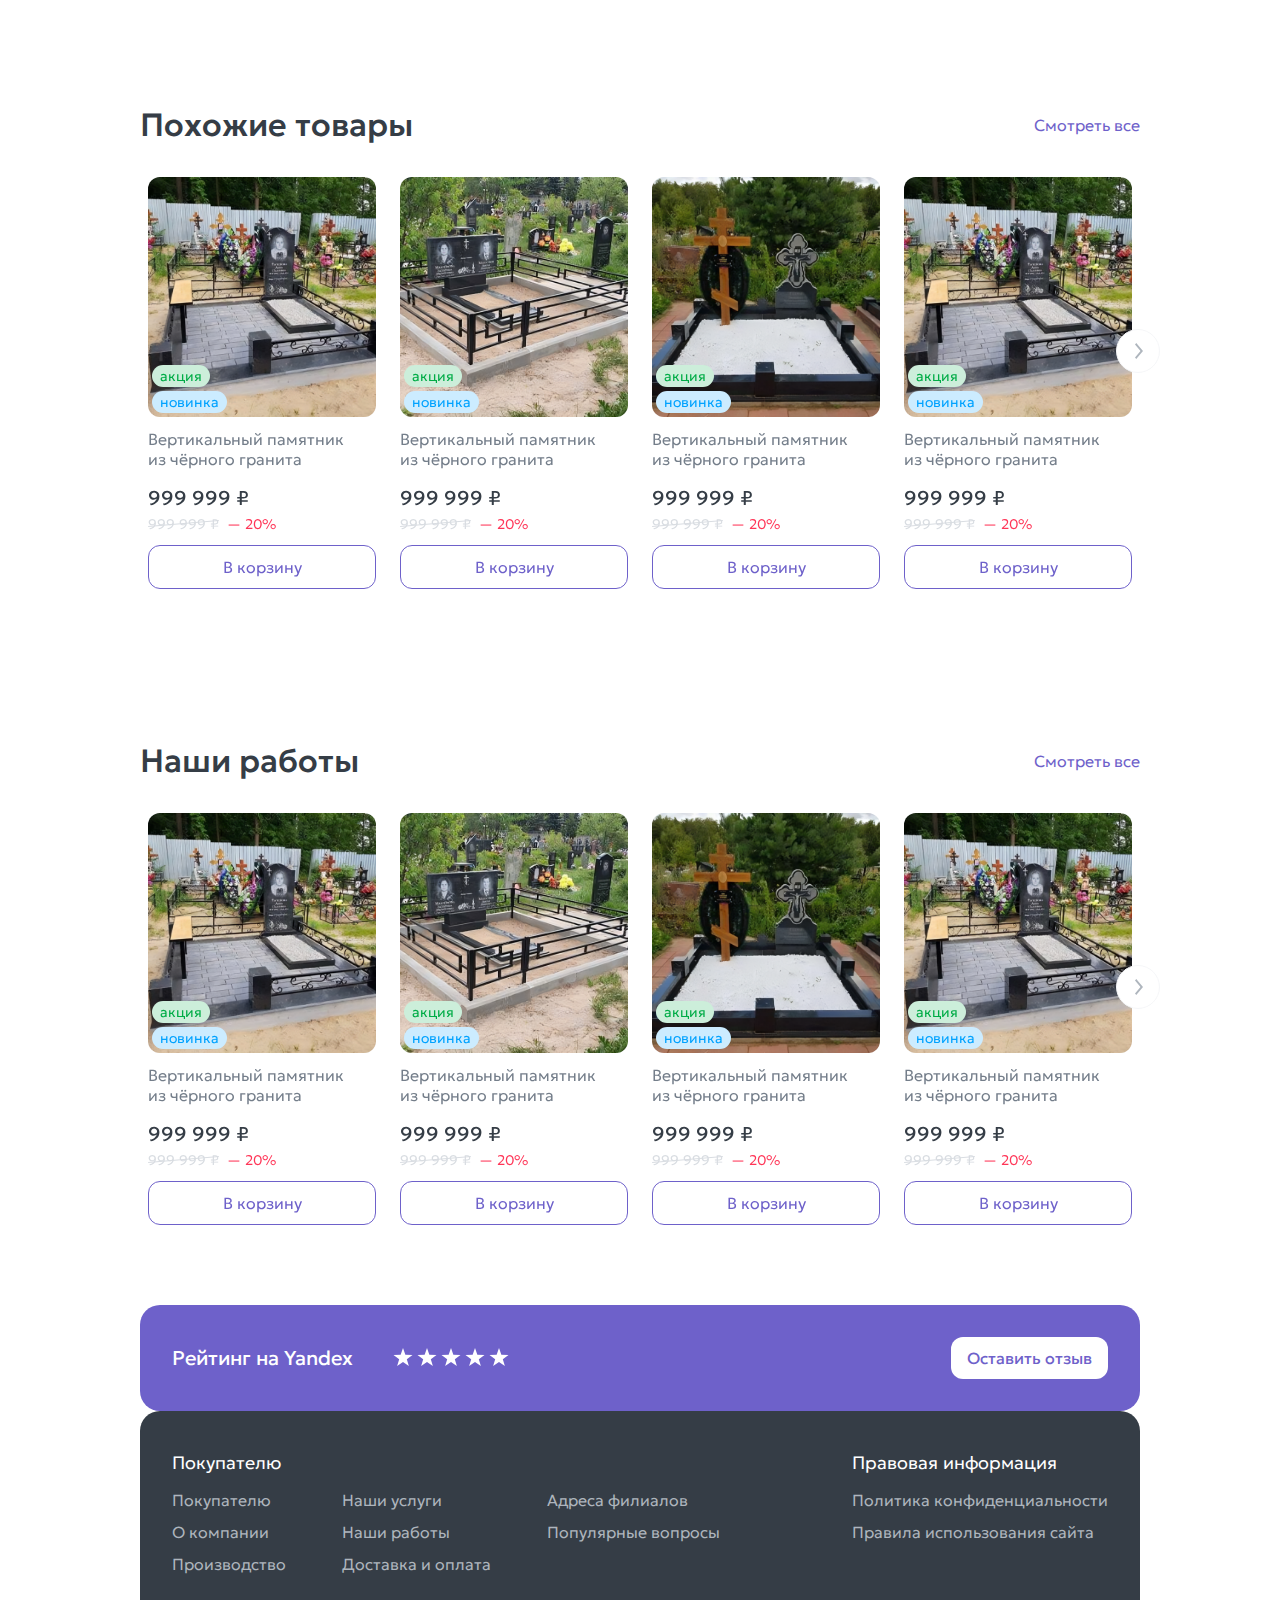
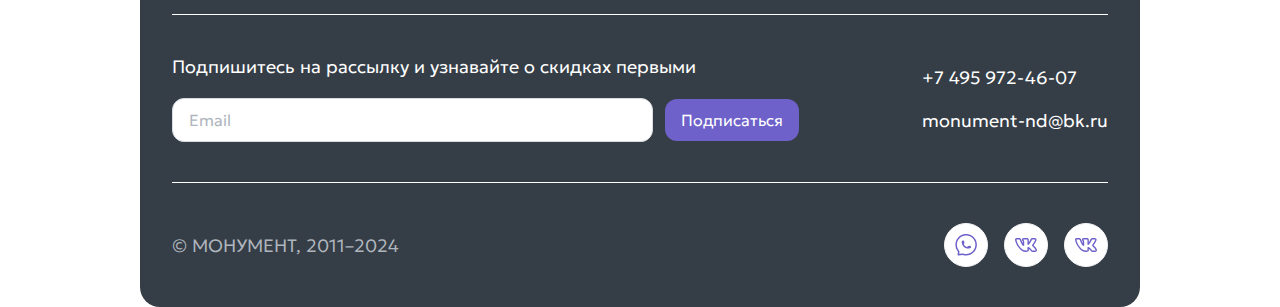
<file: product.html>
<!DOCTYPE html>
<html lang="en">

<head>
    <meta charset="UTF-8">
    <meta http-equiv="Content-Language" content="ru">
    <meta name="viewport" content="width=device-width, initial-scale=1.0">
    <meta content="" property="og:title" />
    <meta content="" name="description" />
    <meta content="" property="og:description" />
    <meta content="" name="keywords" />
    <meta content="article" property="og:type" />
    <meta content="https://prokras.net/" property="og:url" />
    <link rel="stylesheet" href="https://cdn.jsdelivr.net/npm/swiper@11/swiper-bundle.min.css">

    <link rel="stylesheet" href="css/style.css">
    <title>Monument</title>
</head>

<body>

    <!-- head-cont start -->

    <div class="head-cont">
        <!-- head start -->
        <div class="head section">
            <div class="head-left">
                <svg width="24" height="24" viewBox="0 0 24 24" fill="none" xmlns="http://www.w3.org/2000/svg">
                    <path
                        d="M20.5 9.1501C20.5 11.5467 19.0181 14.3426 17.1967 16.8496C15.3924 19.3332 13.3283 21.4355 12.3038 22.4268C12.1299 22.5951 11.8701 22.5951 11.6962 22.4268C10.6717 21.4355 8.60761 19.3332 6.80326 16.8496C4.98188 14.3426 3.5 11.5467 3.5 9.1501C3.5 7.02362 4.38896 4.97871 5.98041 3.46683C7.57274 1.95413 9.73762 1.1001 12 1.1001C14.2624 1.1001 16.4273 1.95413 18.0196 3.46683C19.611 4.97871 20.5 7.02362 20.5 9.1501Z"
                        fill="white" stroke="#6E61CA" />
                    <path
                        d="M7.19995 13.8001V6.6001H9.18466L12.4946 11.1412L11.6733 11.1464L14.8215 6.6001H16.8V13.8001H14.7966L14.8339 8.78067L15.201 8.88867L12.6874 12.4424H11.3125L8.69937 8.88867L9.054 8.78067L9.09133 13.8001H7.19995Z"
                        fill="#6E61CA" />
                </svg>
                <p>Адреса филиалов</p>
            </div>
            <nav>
                <ul>
                    <li><a href="sales.html">Акции</a></li>
                    <li><a href="aboutCompany.html">О компании</a></li>
                    <li><a href="services.html">Наши услуги</a></li>
                    <li><a href>Наши работы</a></li>
                    <li><a href>Доставка и оплата</a></li>
                    <li><a href>Популярные вопросы</a></li>
                </ul>
            </nav>
        </div>
        <!-- head end -->
        <!-- cta start -->
        <div class="cta section">
            <div class="mob-logo">
                <svg class="burgerMenu-btn" width="24" height="24" viewBox="0 0 24 24" fill="none"
                    xmlns="http://www.w3.org/2000/svg">
                    <path d="M3 17.9321V16.3439H21V17.9321H3ZM3 12.7602V11.172H21V12.7602H3ZM3 7.58821V6H21V7.58821H3Z"
                        fill="#747E8A" />
                </svg>
                <svg class="burgerMenu-close" width="24" height="24" viewBox="0 0 24 24" fill="none"
                    xmlns="http://www.w3.org/2000/svg">
                    <path
                        d="M5.26703 20L4 18.733L10.733 12L4 5.26703L5.26703 4L12 10.733L18.733 4L20 5.26703L13.267 12L20 18.733L18.733 20L12 13.267L5.26703 20Z"
                        fill="#747E8A" />
                </svg>

                <img src="image/logo.png" alt="Logo">
            </div>
            <img src="image/logo.png" alt="Logo">
            <div class="cta__search">
                <input type="text" placeholder="Поиск">
                <div>
                    <svg width="24" height="24" viewBox="0 0 24 24" fill="none" xmlns="http://www.w3.org/2000/svg">
                        <path
                            d="M19.8936 20L14.3494 14.4558C13.8245 14.8892 13.2208 15.2284 12.5383 15.4734C11.8559 15.7183 11.1499 15.8408 10.4204 15.8408C8.62599 15.8408 7.10731 15.2195 5.86439 13.9769C4.62146 12.7343 4 11.216 4 9.42207C4 7.62809 4.6213 6.10925 5.86391 4.86554C7.10652 3.62185 8.62481 3 10.4188 3C12.2127 3 13.7316 3.62146 14.9753 4.86439C16.219 6.10731 16.8409 7.62599 16.8409 9.42041C16.8409 10.1701 16.715 10.8862 16.4633 11.5686C16.2116 12.2511 15.8757 12.8446 15.4558 13.3494L21 18.8936L19.8936 20ZM10.4204 14.2661C11.7732 14.2661 12.9189 13.7966 13.8578 12.8578C14.7966 11.9189 15.2661 10.7732 15.2661 9.42041C15.2661 8.06767 14.7966 6.92188 13.8578 5.98304C12.9189 5.0442 11.7732 4.57477 10.4204 4.57477C9.06767 4.57477 7.92188 5.0442 6.98304 5.98304C6.04421 6.92188 5.5748 8.06767 5.5748 9.42041C5.5748 10.7732 6.04421 11.9189 6.98304 12.8578C7.92188 13.7966 9.06767 14.2661 10.4204 14.2661Z"
                            fill="#AEB5BD" />
                    </svg>
                    <span></span>
                    <svg class="search-clear" width="24" height="24" viewBox="0 0 24 24" fill="none"
                        xmlns="http://www.w3.org/2000/svg">
                        <path
                            d="M5.26703 20L4 18.733L10.733 12L4 5.26703L5.26703 4L12 10.733L18.733 4L20 5.26703L13.267 12L20 18.733L18.733 20L12 13.267L5.26703 20Z"
                            fill="#AEB5BD" />
                    </svg>
                </div>
            </div>
            <div class="head_socials">
                <div>
                    <svg width="24" height="24" viewBox="0 0 24 24" fill="none" xmlns="http://www.w3.org/2000/svg">
                        <path fill-rule="evenodd" clip-rule="evenodd"
                            d="M17.2373 3.99066C15.3586 2.74843 13.0916 2.23476 10.8615 2.54598C8.63141 2.85719 6.59155 3.9719 5.12474 5.681C3.65791 7.3901 2.86498 9.57611 2.89483 11.8288C2.92469 14.0815 3.77527 16.2459 5.28691 17.9159C5.43458 18.079 5.50316 18.2988 5.47449 18.5169L5.16702 20.8564L8.78019 20.4128C8.8937 20.3988 9.00889 20.411 9.11696 20.4485C11.2449 21.1852 13.5684 21.1198 15.6514 20.2644C17.7344 19.409 19.4338 17.8225 20.4305 15.8025C21.4273 13.7825 21.6529 11.4679 21.0649 9.29311C20.477 7.1183 19.1159 5.23289 17.2373 3.99066ZM10.6542 1.06037C13.2462 0.698643 15.8812 1.29571 18.0646 2.73946C20.248 4.1832 21.8297 6.37434 22.5129 8.90164C23.1962 11.4289 22.934 14.1187 21.7757 16.4663C20.6173 18.8138 18.6423 20.6578 16.2212 21.652C13.8547 22.6238 11.2211 22.7183 8.79375 21.9224L4.38863 22.4633C4.15837 22.4915 3.92799 22.4117 3.76465 22.2469C3.60131 22.0822 3.52339 21.8511 3.55362 21.6211L3.94306 18.6579C2.33133 16.7559 1.4281 14.349 1.39496 11.8487C1.36027 9.23088 2.28172 6.69042 3.98647 4.70409C5.69122 2.71775 8.06209 1.4221 10.6542 1.06037ZM7.9382 7.91562C8.1513 7.64274 8.46411 7.46568 8.80782 7.42347C9.15153 7.38127 9.49788 7.4774 9.77067 7.69062C10.0434 7.90383 10.2203 8.21665 10.2625 8.56022L10.3979 9.66305C10.4401 10.0066 10.3442 10.3529 10.1311 10.6258C9.99384 10.8015 9.8153 10.9375 9.61378 11.0233C9.9274 11.7946 10.4389 12.4782 11.1061 12.9998C11.7732 13.5212 12.5597 13.8522 13.3833 13.9701C13.4177 13.7539 13.5064 13.5478 13.6436 13.3721C13.8567 13.0992 14.1695 12.9221 14.5132 12.8799L15.6155 12.7446C15.9593 12.7024 16.3056 12.7985 16.5784 13.0117C16.8512 13.225 17.0281 13.5378 17.0702 13.8813C17.1124 14.2249 17.0165 14.5712 16.8034 14.8441C16.5903 15.117 16.2775 15.294 15.9338 15.3362L14.8314 15.4716C13.172 15.6753 11.4998 15.2113 10.1824 14.1816C8.86505 13.1519 8.01054 11.641 7.80675 9.9812L7.67134 8.87838C7.62915 8.53481 7.7251 8.18849 7.9382 7.91562Z"
                            fill="#6E61CA" />
                    </svg>
                </div>
                <div>
                    <svg width="24" height="24" viewBox="0 0 24 24" fill="none" xmlns="http://www.w3.org/2000/svg">
                        <path fill-rule="evenodd" clip-rule="evenodd"
                            d="M22.8251 16.3961C22.3124 15.3655 21.6367 14.424 20.8241 13.6078C20.5523 13.3013 20.2677 13.0063 19.9711 12.7236L19.9352 12.6888C19.8251 12.5823 19.7164 12.4744 19.6091 12.3651C20.7201 10.8231 21.6707 9.17209 22.4462 7.43769L22.4773 7.36807L22.499 7.2947C22.6018 6.95322 22.7186 6.30413 22.3039 5.71712C21.8741 5.1113 21.187 5.00218 20.726 5.00218H18.6081C18.1646 4.98201 17.7261 5.10236 17.3554 5.34602C16.9846 5.58967 16.7005 5.94414 16.5439 6.35869C16.0881 7.44205 15.5174 8.47362 14.8416 9.43576V6.95886C14.8416 6.63902 14.8114 6.10281 14.4674 5.65127C14.0564 5.10942 13.4617 5.00218 13.0488 5.00218H9.68764C9.24904 4.99211 8.82336 5.15077 8.49875 5.44532C8.17414 5.73987 7.97548 6.14774 7.94389 6.58446L7.94107 6.62679V6.66912C7.94107 7.12537 8.12204 7.46214 8.26719 7.67381C8.33223 7.76882 8.40104 7.85536 8.44534 7.90992L8.45477 7.92215C8.50189 7.98048 8.533 8.01905 8.5641 8.06232C8.64705 8.17332 8.76487 8.34642 8.7988 8.79231V10.178C8.12409 9.05037 7.57086 7.85465 7.14837 6.6108L7.14083 6.5901L7.13329 6.57035C7.01829 6.27026 6.83449 5.83377 6.46595 5.50076C6.03614 5.11036 5.52715 5.00218 5.06435 5.00218H2.9153C2.44684 5.00218 1.88224 5.1113 1.46092 5.55438C1.04713 5.99087 1 6.5139 1 6.79047V6.91653L1.02639 7.03882C1.62144 9.79584 2.84765 12.378 4.60909 14.5833C5.4144 15.8508 6.50769 16.9109 7.80029 17.6778C9.09289 18.4447 10.5484 18.8967 12.0488 18.9972L12.0874 19H12.127C12.8113 19 13.5248 18.9407 14.0612 18.5842C14.7841 18.1026 14.8416 17.3641 14.8416 16.9953V15.9248C15.0273 16.0753 15.2573 16.2766 15.5391 16.5476C15.8803 16.8881 16.1518 17.1835 16.3846 17.4412L16.509 17.5786C16.69 17.7799 16.8681 17.9784 17.0302 18.1411C17.2338 18.3453 17.4855 18.5701 17.8003 18.7366C18.1425 18.9163 18.5016 18.9981 18.8824 18.9981H21.0324C21.4858 18.9981 22.1352 18.8909 22.5923 18.3622C23.09 17.7865 23.0523 17.08 22.8958 16.573L22.8676 16.4817L22.8251 16.3961ZM17.4337 16.4958C17.1415 16.1699 16.8408 15.8518 16.5316 15.5419L16.5288 15.5391C15.2497 14.3087 14.6531 14.0951 14.2308 14.0951C14.0055 14.0951 13.7576 14.1196 13.5965 14.3209C13.5239 14.4169 13.4763 14.5294 13.4579 14.6483C13.4352 14.7863 13.4251 14.9261 13.4278 15.0659V16.9953C13.4278 17.2352 13.3882 17.3359 13.2769 17.4093C13.129 17.508 12.8132 17.588 12.1355 17.588C10.8481 17.5006 9.59996 17.1094 8.49358 16.4468C7.38719 15.7841 6.45419 14.8689 5.77128 13.7762L5.76374 13.764L5.75431 13.7527C4.11341 11.7143 2.96982 9.3231 2.41385 6.7679C2.41762 6.64561 2.44401 6.57129 2.48737 6.52613C2.53167 6.4791 2.64007 6.41325 2.9153 6.41325H5.06435C5.30282 6.41325 5.42724 6.46593 5.51678 6.54589C5.61669 6.63808 5.7053 6.7933 5.81086 7.06987C6.3387 8.61828 7.05128 10.067 7.7271 11.1319C8.06454 11.6634 8.39633 12.1064 8.69606 12.4197C8.84593 12.5759 8.99203 12.7057 9.13247 12.7979C9.26726 12.8863 9.4209 12.9569 9.57925 12.9569C9.66219 12.9569 9.75928 12.9474 9.85259 12.907C9.95337 12.8626 10.0363 12.7857 10.0882 12.6888C10.1853 12.5119 10.2127 12.2513 10.2127 11.9098V8.73681C10.1627 7.96731 9.92988 7.53364 9.70367 7.22603C9.65785 7.1645 9.61071 7.10396 9.56228 7.04447L9.55003 7.02942C9.50983 6.98069 9.47148 6.93049 9.43504 6.8789C9.38864 6.82138 9.36071 6.75121 9.35492 6.67759C9.36231 6.60284 9.39805 6.53373 9.45482 6.48442C9.51159 6.4351 9.5851 6.4093 9.66031 6.41231H13.0488C13.243 6.41231 13.308 6.45934 13.341 6.50356C13.3882 6.5647 13.4278 6.6917 13.4278 6.95886V11.2184C13.4278 11.7245 13.6615 12.0669 14.0008 12.0669C14.3911 12.0669 14.6729 11.8308 15.1649 11.3398L15.1734 11.3304L15.1809 11.3219C16.2846 9.97882 17.1864 8.48242 17.8578 6.87984L17.8616 6.86855C17.912 6.72696 18.0075 6.60573 18.1335 6.52335C18.2594 6.44098 18.4089 6.40198 18.5591 6.41231H20.727C21.0211 6.41231 21.1172 6.48757 21.1493 6.53178C21.1823 6.57881 21.2058 6.67947 21.1493 6.87702C20.375 8.60451 19.4179 10.2444 18.2942 11.7687L18.2867 11.78C18.1783 11.9465 18.0586 12.1309 18.0416 12.3416C18.0228 12.5693 18.1208 12.7753 18.2933 12.9973C18.4186 13.1817 18.6779 13.4347 18.9408 13.6916L18.9653 13.716C19.2406 13.9851 19.5394 14.2767 19.7788 14.5589L19.7854 14.5655L19.792 14.573C20.5059 15.2837 21.0995 16.1053 21.5499 17.0057C21.6215 17.2503 21.5781 17.3763 21.5216 17.4412C21.4565 17.5165 21.3104 17.587 21.0333 17.587H18.8824C18.7358 17.5906 18.5907 17.5566 18.4611 17.4883C18.3021 17.396 18.1579 17.2806 18.0331 17.1459C17.8983 17.0113 17.7523 16.8486 17.5732 16.6501L17.4337 16.4958Z"
                            fill="#6E61CA" />
                    </svg>
                </div>
                <div>
                    <svg width="24" height="24" viewBox="0 0 24 24" fill="none" xmlns="http://www.w3.org/2000/svg">
                        <path fill-rule="evenodd" clip-rule="evenodd"
                            d="M22.8251 16.3961C22.3124 15.3655 21.6367 14.424 20.8241 13.6078C20.5523 13.3013 20.2677 13.0063 19.9711 12.7236L19.9352 12.6888C19.8251 12.5823 19.7164 12.4744 19.6091 12.3651C20.7201 10.8231 21.6707 9.17209 22.4462 7.43769L22.4773 7.36807L22.499 7.2947C22.6018 6.95322 22.7186 6.30413 22.3039 5.71712C21.8741 5.1113 21.187 5.00218 20.726 5.00218H18.6081C18.1646 4.98201 17.7261 5.10236 17.3554 5.34602C16.9846 5.58967 16.7005 5.94414 16.5439 6.35869C16.0881 7.44205 15.5174 8.47362 14.8416 9.43576V6.95886C14.8416 6.63902 14.8114 6.10281 14.4674 5.65127C14.0564 5.10942 13.4617 5.00218 13.0488 5.00218H9.68764C9.24904 4.99211 8.82336 5.15077 8.49875 5.44532C8.17414 5.73987 7.97548 6.14774 7.94389 6.58446L7.94107 6.62679V6.66912C7.94107 7.12537 8.12204 7.46214 8.26719 7.67381C8.33223 7.76882 8.40104 7.85536 8.44534 7.90992L8.45477 7.92215C8.50189 7.98048 8.533 8.01905 8.5641 8.06232C8.64705 8.17332 8.76487 8.34642 8.7988 8.79231V10.178C8.12409 9.05037 7.57086 7.85465 7.14837 6.6108L7.14083 6.5901L7.13329 6.57035C7.01829 6.27026 6.83449 5.83377 6.46595 5.50076C6.03614 5.11036 5.52715 5.00218 5.06435 5.00218H2.9153C2.44684 5.00218 1.88224 5.1113 1.46092 5.55438C1.04713 5.99087 1 6.5139 1 6.79047V6.91653L1.02639 7.03882C1.62144 9.79584 2.84765 12.378 4.60909 14.5833C5.4144 15.8508 6.50769 16.9109 7.80029 17.6778C9.09289 18.4447 10.5484 18.8967 12.0488 18.9972L12.0874 19H12.127C12.8113 19 13.5248 18.9407 14.0612 18.5842C14.7841 18.1026 14.8416 17.3641 14.8416 16.9953V15.9248C15.0273 16.0753 15.2573 16.2766 15.5391 16.5476C15.8803 16.8881 16.1518 17.1835 16.3846 17.4412L16.509 17.5786C16.69 17.7799 16.8681 17.9784 17.0302 18.1411C17.2338 18.3453 17.4855 18.5701 17.8003 18.7366C18.1425 18.9163 18.5016 18.9981 18.8824 18.9981H21.0324C21.4858 18.9981 22.1352 18.8909 22.5923 18.3622C23.09 17.7865 23.0523 17.08 22.8958 16.573L22.8676 16.4817L22.8251 16.3961ZM17.4337 16.4958C17.1415 16.1699 16.8408 15.8518 16.5316 15.5419L16.5288 15.5391C15.2497 14.3087 14.6531 14.0951 14.2308 14.0951C14.0055 14.0951 13.7576 14.1196 13.5965 14.3209C13.5239 14.4169 13.4763 14.5294 13.4579 14.6483C13.4352 14.7863 13.4251 14.9261 13.4278 15.0659V16.9953C13.4278 17.2352 13.3882 17.3359 13.2769 17.4093C13.129 17.508 12.8132 17.588 12.1355 17.588C10.8481 17.5006 9.59996 17.1094 8.49358 16.4468C7.38719 15.7841 6.45419 14.8689 5.77128 13.7762L5.76374 13.764L5.75431 13.7527C4.11341 11.7143 2.96982 9.3231 2.41385 6.7679C2.41762 6.64561 2.44401 6.57129 2.48737 6.52613C2.53167 6.4791 2.64007 6.41325 2.9153 6.41325H5.06435C5.30282 6.41325 5.42724 6.46593 5.51678 6.54589C5.61669 6.63808 5.7053 6.7933 5.81086 7.06987C6.3387 8.61828 7.05128 10.067 7.7271 11.1319C8.06454 11.6634 8.39633 12.1064 8.69606 12.4197C8.84593 12.5759 8.99203 12.7057 9.13247 12.7979C9.26726 12.8863 9.4209 12.9569 9.57925 12.9569C9.66219 12.9569 9.75928 12.9474 9.85259 12.907C9.95337 12.8626 10.0363 12.7857 10.0882 12.6888C10.1853 12.5119 10.2127 12.2513 10.2127 11.9098V8.73681C10.1627 7.96731 9.92988 7.53364 9.70367 7.22603C9.65785 7.1645 9.61071 7.10396 9.56228 7.04447L9.55003 7.02942C9.50983 6.98069 9.47148 6.93049 9.43504 6.8789C9.38864 6.82138 9.36071 6.75121 9.35492 6.67759C9.36231 6.60284 9.39805 6.53373 9.45482 6.48442C9.51159 6.4351 9.5851 6.4093 9.66031 6.41231H13.0488C13.243 6.41231 13.308 6.45934 13.341 6.50356C13.3882 6.5647 13.4278 6.6917 13.4278 6.95886V11.2184C13.4278 11.7245 13.6615 12.0669 14.0008 12.0669C14.3911 12.0669 14.6729 11.8308 15.1649 11.3398L15.1734 11.3304L15.1809 11.3219C16.2846 9.97882 17.1864 8.48242 17.8578 6.87984L17.8616 6.86855C17.912 6.72696 18.0075 6.60573 18.1335 6.52335C18.2594 6.44098 18.4089 6.40198 18.5591 6.41231H20.727C21.0211 6.41231 21.1172 6.48757 21.1493 6.53178C21.1823 6.57881 21.2058 6.67947 21.1493 6.87702C20.375 8.60451 19.4179 10.2444 18.2942 11.7687L18.2867 11.78C18.1783 11.9465 18.0586 12.1309 18.0416 12.3416C18.0228 12.5693 18.1208 12.7753 18.2933 12.9973C18.4186 13.1817 18.6779 13.4347 18.9408 13.6916L18.9653 13.716C19.2406 13.9851 19.5394 14.2767 19.7788 14.5589L19.7854 14.5655L19.792 14.573C20.5059 15.2837 21.0995 16.1053 21.5499 17.0057C21.6215 17.2503 21.5781 17.3763 21.5216 17.4412C21.4565 17.5165 21.3104 17.587 21.0333 17.587H18.8824C18.7358 17.5906 18.5907 17.5566 18.4611 17.4883C18.3021 17.396 18.1579 17.2806 18.0331 17.1459C17.8983 17.0113 17.7523 16.8486 17.5732 16.6501L17.4337 16.4958Z"
                            fill="#6E61CA" />
                    </svg>
                </div>
            </div>
            <div class="work_time">
                <p>+7 495 972-46-07</p>
                <span>Вт-Вс с 10:00 до 19:00</span>
            </div>
            <button class="basket_button">Корзина</button>
            <div class="mob-head-btns">
                <svg class="search-btn" width="24" height="24" viewBox="0 0 24 24" fill="none" xmlns="http://www.w3.org/2000/svg">
                    <path
                        d="M19.8936 20L14.3494 14.4558C13.8245 14.8892 13.2208 15.2284 12.5383 15.4734C11.8559 15.7183 11.1499 15.8408 10.4204 15.8408C8.62599 15.8408 7.10731 15.2195 5.86439 13.9769C4.62146 12.7343 4 11.216 4 9.42207C4 7.62809 4.6213 6.10925 5.86391 4.86554C7.10652 3.62185 8.62481 3 10.4188 3C12.2127 3 13.7316 3.62146 14.9753 4.86439C16.219 6.10731 16.8409 7.62599 16.8409 9.42041C16.8409 10.1701 16.715 10.8862 16.4633 11.5686C16.2116 12.2511 15.8757 12.8446 15.4558 13.3494L21 18.8936L19.8936 20ZM10.4204 14.2661C11.7732 14.2661 12.9189 13.7966 13.8578 12.8578C14.7966 11.9189 15.2661 10.7732 15.2661 9.42041C15.2661 8.06767 14.7966 6.92188 13.8578 5.98304C12.9189 5.0442 11.7732 4.57477 10.4204 4.57477C9.06767 4.57477 7.92188 5.0442 6.98304 5.98304C6.04421 6.92188 5.5748 8.06767 5.5748 9.42041C5.5748 10.7732 6.04421 11.9189 6.98304 12.8578C7.92188 13.7966 9.06767 14.2661 10.4204 14.2661Z"
                        fill="#747E8A" />
                </svg>

                <svg class="contact-modal_open" width="24" height="24" viewBox="0 0 24 24" fill="none"
                    xmlns="http://www.w3.org/2000/svg">
                    <path
                        d="M19.9403 21C18.0557 21 16.1625 20.5618 14.2606 19.6855C12.3586 18.8092 10.6112 17.573 9.01828 15.9769C7.42532 14.3807 6.19071 12.6333 5.31442 10.7346C4.43814 8.83588 4 6.94423 4 5.05963C4 4.75688 4.1 4.50458 4.3 4.30275C4.5 4.10092 4.75 4 5.05 4H8.3115C8.56407 4 8.78682 4.08238 8.97977 4.24713C9.17272 4.41188 9.29548 4.6154 9.34803 4.8577L9.9211 7.79998C9.96085 8.07306 9.95252 8.30768 9.8961 8.50383C9.8397 8.69998 9.73842 8.86472 9.59225 8.99805L7.28265 11.2461C7.65445 11.9269 8.07913 12.5708 8.5567 13.1779C9.03427 13.7849 9.55125 14.3647 10.1077 14.9173C10.6564 15.466 11.2397 15.9756 11.8577 16.4462C12.4756 16.9167 13.1429 17.3545 13.8596 17.7596L16.1038 15.4962C16.2602 15.3333 16.4497 15.2192 16.6721 15.1539C16.8945 15.0885 17.1256 15.0724 17.3654 15.1058L20.1423 15.6712C20.3948 15.7378 20.6009 15.8667 20.7605 16.0577C20.9201 16.2487 21 16.4654 21 16.7077V19.95C21 20.25 20.899 20.5 20.6972 20.7C20.4954 20.9 20.2431 21 19.9403 21ZM6.57305 9.82693L8.35768 8.11923C8.38973 8.09358 8.41056 8.05832 8.42018 8.01345C8.42979 7.96857 8.42819 7.9269 8.41538 7.88845L7.98075 5.65383C7.96793 5.60254 7.9455 5.56408 7.91345 5.53845C7.8814 5.5128 7.83973 5.49998 7.78845 5.49998H5.64997C5.61152 5.49998 5.57948 5.5128 5.55383 5.53845C5.52818 5.56408 5.51535 5.59613 5.51535 5.6346C5.56663 6.31793 5.67849 7.01217 5.85092 7.7173C6.02337 8.42243 6.26408 9.12564 6.57305 9.82693ZM15.273 18.4692C15.9359 18.7782 16.6272 19.0144 17.3471 19.1779C18.067 19.3413 18.7397 19.4384 19.3654 19.4692C19.4038 19.4692 19.4359 19.4564 19.4615 19.4308C19.4872 19.4051 19.5 19.373 19.5 19.3346V17.2308C19.5 17.1795 19.4872 17.1378 19.4615 17.1057C19.4359 17.0737 19.3974 17.0512 19.3461 17.0384L17.2461 16.6115C17.2077 16.5987 17.174 16.5971 17.1452 16.6067C17.1163 16.6163 17.0859 16.6372 17.0538 16.6692L15.273 18.4692Z"
                        fill="#747E8A" />
                </svg>
                <svg width="24" height="24" viewBox="0 0 24 24" fill="none" xmlns="http://www.w3.org/2000/svg">
                    <path fill-rule="evenodd" clip-rule="evenodd"
                        d="M5.99982 2.25H2.99982V3.75H5.24982V4.99381V5.00773V16.3542C4.80227 16.4811 4.39006 16.7207 4.05527 17.0555C3.53955 17.5712 3.24982 18.2707 3.24982 19C3.24982 19.7293 3.53955 20.4288 4.05527 20.9445C4.571 21.4603 5.27047 21.75 5.99982 21.75C6.72916 21.75 7.42864 21.4603 7.94436 20.9445C8.46009 20.4288 8.74982 19.7293 8.74982 19C8.74982 18.5614 8.64503 18.1335 8.44931 17.75H14.5503C14.3546 18.1335 14.2498 18.5614 14.2498 19C14.2498 19.7293 14.5395 20.4288 15.0553 20.9445C15.571 21.4603 16.2705 21.75 16.9998 21.75C17.7292 21.75 18.4286 21.4603 18.9444 20.9445C19.4601 20.4288 19.7498 19.7293 19.7498 19C19.7498 18.2707 19.4601 17.5712 18.9444 17.0555C18.4286 16.5397 17.7292 16.25 16.9998 16.25H6.74982V13.75H18.9998C19.3731 13.75 19.6895 13.4756 19.7423 13.1061L20.7423 6.10607C20.7717 5.90006 20.7142 5.69108 20.5836 5.52911C20.4529 5.36714 20.2608 5.26673 20.0533 5.25191L6.74982 4.30166V3C6.74982 2.58579 6.41403 2.25 5.99982 2.25ZM6.74982 5.80548V12.25H18.3493L19.1435 6.69075L6.74982 5.80548ZM5.99982 17.75C5.6683 17.75 5.35035 17.8817 5.11593 18.1161C4.88151 18.3505 4.74982 18.6685 4.74982 19C4.74982 19.3315 4.88151 19.6495 5.11593 19.8839C5.35035 20.1183 5.6683 20.25 5.99982 20.25C6.33134 20.25 6.64928 20.1183 6.8837 19.8839C7.11812 19.6495 7.24982 19.3315 7.24982 19C7.24982 18.6685 7.11812 18.3505 6.8837 18.1161C6.64928 17.8817 6.33134 17.75 5.99982 17.75ZM16.9998 17.75C16.6683 17.75 16.3504 17.8817 16.1159 18.1161C15.8815 18.3505 15.7498 18.6685 15.7498 19C15.7498 19.3315 15.8815 19.6495 16.1159 19.8839C16.3504 20.1183 16.6683 20.25 16.9998 20.25C17.3313 20.25 17.6493 20.1183 17.8837 19.8839C18.1181 19.6495 18.2498 19.3315 18.2498 19C18.2498 18.6685 18.1181 18.3505 17.8837 18.1161C17.6493 17.8817 17.3313 17.75 16.9998 17.75Z"
                        fill="#747E8A" />
                </svg>
            </div>
        </div>
        <!-- cta end -->

        <!-- head filter start -->
        <div class="head-filter section">
            <ul>
                <li>Памятники</li>
                <li>Цветники</li>
                <li>Цоколи</li>
                <li>Ограды</li>
                <li>Столы и лавочки</li>
                <li>Комплексы</li>
                <li>Таблички</li>
                <li>Кресты</li>
                <li>Венки</li>
                <li>Фото</li>
                <li>Гравировка</li>
                <li>Аксессуары</li>
            </ul>
        </div>
        <!-- head filter end -->

        <div class="head-filter__block section">
            <div>
                <div class="head-filter__block-content">
                    <h3>Все памятники</h3>

                    <div class="head-filter__item">
                        <div>
                            <a href>Имя подкатегории</a>
                            <a href>Имя подкатегории</a>
                            <a href>Имя подкатегории</a>
                            <a href>Имя подкатегории</a>
                            <a href>Имя подкатегории</a>
                            <a href>Имя подкатегории</a>
                        </div>
                        <div>
                            <a href>Имя подкатегории</a>
                            <a href>Имя подкатегории</a>
                            <a href>Имя подкатегории</a>
                            <a href>Имя подкатегории</a>
                            <a href>Имя подкатегории</a>
                            <a href>Имя подкатегории</a>
                        </div>
                    </div>
                    <h3 class="constructor">Конструктор памятников</h3>
                </div>
                <div class="head-filter__block-content head-filter__recomends">
                    <h3>Также рекомендуем</h3>

                    <div class="head-filter__item">
                        <div>
                            <a href>Кресты</a>
                            <a href>Венки</a>
                            <a href>Ритуальные таблички</a>
                            <a href>Фото на памятник</a>
                            <a href>Вазы из гранита</a>
                            <a href>Склепы</a>
                        </div>
                    </div>
                </div>
                <div class="head-filter__picture">

                </div>
            </div>
            <div>
                <div class="head-filter__block-content">
                    <h3>Все Цветники</h3>

                    <div class="head-filter__item">
                        <div>
                            <a href>Имя подкатегории</a>
                            <a href>Имя подкатегории</a>
                            <a href>Имя подкатегории</a>
                            <a href>Имя подкатегории</a>
                            <a href>Имя подкатегории</a>
                            <a href>Имя подкатегории</a>
                        </div>
                        <div>
                            <a href>Имя подкатегории</a>
                            <a href>Имя подкатегории</a>
                            <a href>Имя подкатегории</a>
                            <a href>Имя подкатегории</a>
                            <a href>Имя подкатегории</a>
                            <a href>Имя подкатегории</a>
                        </div>
                    </div>
                    <h3 class="constructor">Конструктор памятников</h3>
                </div>
                <div class="head-filter__block-content head-filter__recomends">
                    <h3>Также рекомендуем</h3>

                    <div class="head-filter__item">
                        <div>
                            <a href>Кресты</a>
                            <a href>Венки</a>
                            <a href>Ритуальные таблички</a>
                            <a href>Фото на памятник</a>
                            <a href>Вазы из гранита</a>
                            <a href>Склепы</a>
                        </div>
                    </div>
                </div>
                <div class="head-filter__picture">

                </div>
            </div>
            <div>
                <div class="head-filter__block-content">
                    <h3>Все Цветники</h3>

                    <div class="head-filter__item">
                        <div>
                            <a href>Имя подкатегории</a>
                            <a href>Имя подкатегории</a>
                            <a href>Имя подкатегории</a>
                            <a href>Имя подкатегории</a>
                            <a href>Имя подкатегории</a>
                            <a href>Имя подкатегории</a>
                        </div>
                        <div>
                            <a href>Имя подкатегории</a>
                            <a href>Имя подкатегории</a>
                            <a href>Имя подкатегории</a>
                            <a href>Имя подкатегории</a>
                            <a href>Имя подкатегории</a>
                            <a href>Имя подкатегории</a>
                        </div>
                    </div>
                    <h3 class="constructor">Конструктор памятников</h3>
                </div>
                <div class="head-filter__block-content head-filter__recomends">
                    <h3>Также рекомендуем</h3>

                    <div class="head-filter__item">
                        <div>
                            <a href>Кресты</a>
                            <a href>Венки</a>
                            <a href>Ритуальные таблички</a>
                            <a href>Фото на памятник</a>
                            <a href>Вазы из гранита</a>
                            <a href>Склепы</a>
                        </div>
                    </div>
                </div>
                <div class="head-filter__picture">

                </div>
            </div>
            <div>
                <div class="head-filter__block-content">
                    <h3>Все Цветники</h3>

                    <div class="head-filter__item">
                        <div>
                            <a href>Имя подкатегории</a>
                            <a href>Имя подкатегории</a>
                            <a href>Имя подкатегории</a>
                            <a href>Имя подкатегории</a>
                            <a href>Имя подкатегории</a>
                            <a href>Имя подкатегории</a>
                        </div>
                        <div>
                            <a href>Имя подкатегории</a>
                            <a href>Имя подкатегории</a>
                            <a href>Имя подкатегории</a>
                            <a href>Имя подкатегории</a>
                            <a href>Имя подкатегории</a>
                            <a href>Имя подкатегории</a>
                        </div>
                    </div>
                    <h3 class="constructor">Конструктор памятников</h3>
                </div>
                <div class="head-filter__block-content head-filter__recomends">
                    <h3>Также рекомендуем</h3>

                    <div class="head-filter__item">
                        <div>
                            <a href>Кресты</a>
                            <a href>Венки</a>
                            <a href>Ритуальные таблички</a>
                            <a href>Фото на памятник</a>
                            <a href>Вазы из гранита</a>
                            <a href>Склепы</a>
                        </div>
                    </div>
                </div>
                <div class="head-filter__picture">

                </div>
            </div>
            <div>
                <div class="head-filter__block-content">
                    <h3>Все Цветники</h3>

                    <div class="head-filter__item">
                        <div>
                            <a href>Имя подкатегории</a>
                            <a href>Имя подкатегории</a>
                            <a href>Имя подкатегории</a>
                            <a href>Имя подкатегории</a>
                            <a href>Имя подкатегории</a>
                            <a href>Имя подкатегории</a>
                        </div>
                        <div>
                            <a href>Имя подкатегории</a>
                            <a href>Имя подкатегории</a>
                            <a href>Имя подкатегории</a>
                            <a href>Имя подкатегории</a>
                            <a href>Имя подкатегории</a>
                            <a href>Имя подкатегории</a>
                        </div>
                    </div>
                    <h3 class="constructor">Конструктор памятников</h3>
                </div>
                <div class="head-filter__block-content head-filter__recomends">
                    <h3>Также рекомендуем</h3>

                    <div class="head-filter__item">
                        <div>
                            <a href>Кресты</a>
                            <a href>Венки</a>
                            <a href>Ритуальные таблички</a>
                            <a href>Фото на памятник</a>
                            <a href>Вазы из гранита</a>
                            <a href>Склепы</a>
                        </div>
                    </div>
                </div>
                <div class="head-filter__picture">

                </div>
            </div>
            <div>
                <div class="head-filter__block-content">
                    <h3>Все Цветники</h3>

                    <div class="head-filter__item">
                        <div>
                            <a href>Имя подкатегории</a>
                            <a href>Имя подкатегории</a>
                            <a href>Имя подкатегории</a>
                            <a href>Имя подкатегории</a>
                            <a href>Имя подкатегории</a>
                            <a href>Имя подкатегории</a>
                        </div>
                        <div>
                            <a href>Имя подкатегории</a>
                            <a href>Имя подкатегории</a>
                            <a href>Имя подкатегории</a>
                            <a href>Имя подкатегории</a>
                            <a href>Имя подкатегории</a>
                            <a href>Имя подкатегории</a>
                        </div>
                    </div>
                    <h3 class="constructor">Конструктор памятников</h3>
                </div>
                <div class="head-filter__block-content head-filter__recomends">
                    <h3>Также рекомендуем</h3>

                    <div class="head-filter__item">
                        <div>
                            <a href>Кресты</a>
                            <a href>Венки</a>
                            <a href>Ритуальные таблички</a>
                            <a href>Фото на памятник</a>
                            <a href>Вазы из гранита</a>
                            <a href>Склепы</a>
                        </div>
                    </div>
                </div>
                <div class="head-filter__picture">

                </div>
            </div>
            <div>
                <div class="head-filter__block-content">
                    <h3>Все Цветники</h3>

                    <div class="head-filter__item">
                        <div>
                            <a href>Имя подкатегории</a>
                            <a href>Имя подкатегории</a>
                            <a href>Имя подкатегории</a>
                            <a href>Имя подкатегории</a>
                            <a href>Имя подкатегории</a>
                            <a href>Имя подкатегории</a>
                        </div>
                        <div>
                            <a href>Имя подкатегории</a>
                            <a href>Имя подкатегории</a>
                            <a href>Имя подкатегории</a>
                            <a href>Имя подкатегории</a>
                            <a href>Имя подкатегории</a>
                            <a href>Имя подкатегории</a>
                        </div>
                    </div>
                    <h3 class="constructor">Конструктор памятников</h3>
                </div>
                <div class="head-filter__block-content head-filter__recomends">
                    <h3>Также рекомендуем</h3>

                    <div class="head-filter__item">
                        <div>
                            <a href>Кресты</a>
                            <a href>Венки</a>
                            <a href>Ритуальные таблички</a>
                            <a href>Фото на памятник</a>
                            <a href>Вазы из гранита</a>
                            <a href>Склепы</a>
                        </div>
                    </div>
                </div>
                <div class="head-filter__picture">

                </div>
            </div>
            <div>
                <div class="head-filter__block-content">
                    <h3>Все Цветники</h3>

                    <div class="head-filter__item">
                        <div>
                            <a href>Имя подкатегории</a>
                            <a href>Имя подкатегории</a>
                            <a href>Имя подкатегории</a>
                            <a href>Имя подкатегории</a>
                            <a href>Имя подкатегории</a>
                            <a href>Имя подкатегории</a>
                        </div>
                        <div>
                            <a href>Имя подкатегории</a>
                            <a href>Имя подкатегории</a>
                            <a href>Имя подкатегории</a>
                            <a href>Имя подкатегории</a>
                            <a href>Имя подкатегории</a>
                            <a href>Имя подкатегории</a>
                        </div>
                    </div>
                    <h3 class="constructor">Конструктор памятников</h3>
                </div>
                <div class="head-filter__block-content head-filter__recomends">
                    <h3>Также рекомендуем</h3>

                    <div class="head-filter__item">
                        <div>
                            <a href>Кресты</a>
                            <a href>Венки</a>
                            <a href>Ритуальные таблички</a>
                            <a href>Фото на памятник</a>
                            <a href>Вазы из гранита</a>
                            <a href>Склепы</a>
                        </div>
                    </div>
                </div>
                <div class="head-filter__picture">

                </div>
            </div>
            <div>
                <div class="head-filter__block-content">
                    <h3>Все Цветники</h3>

                    <div class="head-filter__item">
                        <div>
                            <a href>Имя подкатегории</a>
                            <a href>Имя подкатегории</a>
                            <a href>Имя подкатегории</a>
                            <a href>Имя подкатегории</a>
                            <a href>Имя подкатегории</a>
                            <a href>Имя подкатегории</a>
                        </div>
                        <div>
                            <a href>Имя подкатегории</a>
                            <a href>Имя подкатегории</a>
                            <a href>Имя подкатегории</a>
                            <a href>Имя подкатегории</a>
                            <a href>Имя подкатегории</a>
                            <a href>Имя подкатегории</a>
                        </div>
                    </div>
                    <h3 class="constructor">Конструктор памятников</h3>
                </div>
                <div class="head-filter__block-content head-filter__recomends">
                    <h3>Также рекомендуем</h3>

                    <div class="head-filter__item">
                        <div>
                            <a href>Кресты</a>
                            <a href>Венки</a>
                            <a href>Ритуальные таблички</a>
                            <a href>Фото на памятник</a>
                            <a href>Вазы из гранита</a>
                            <a href>Склепы</a>
                        </div>
                    </div>
                </div>
                <div class="head-filter__picture">

                </div>
            </div>
            <div>
                <div class="head-filter__block-content">
                    <h3>Все Цветники</h3>

                    <div class="head-filter__item">
                        <div>
                            <a href>Имя подкатегории</a>
                            <a href>Имя подкатегории</a>
                            <a href>Имя подкатегории</a>
                            <a href>Имя подкатегории</a>
                            <a href>Имя подкатегории</a>
                            <a href>Имя подкатегории</a>
                        </div>
                        <div>
                            <a href>Имя подкатегории</a>
                            <a href>Имя подкатегории</a>
                            <a href>Имя подкатегории</a>
                            <a href>Имя подкатегории</a>
                            <a href>Имя подкатегории</a>
                            <a href>Имя подкатегории</a>
                        </div>
                    </div>
                    <h3 class="constructor">Конструктор памятников</h3>
                </div>
                <div class="head-filter__block-content head-filter__recomends">
                    <h3>Также рекомендуем</h3>

                    <div class="head-filter__item">
                        <div>
                            <a href>Кресты</a>
                            <a href>Венки</a>
                            <a href>Ритуальные таблички</a>
                            <a href>Фото на памятник</a>
                            <a href>Вазы из гранита</a>
                            <a href>Склепы</a>
                        </div>
                    </div>
                </div>
                <div class="head-filter__picture">

                </div>
            </div>
            <div>
                <div class="head-filter__block-content">
                    <h3>Все Цветники</h3>

                    <div class="head-filter__item">
                        <div>
                            <a href>Имя подкатегории</a>
                            <a href>Имя подкатегории</a>
                            <a href>Имя подкатегории</a>
                            <a href>Имя подкатегории</a>
                            <a href>Имя подкатегории</a>
                            <a href>Имя подкатегории</a>
                        </div>
                        <div>
                            <a href>Имя подкатегории</a>
                            <a href>Имя подкатегории</a>
                            <a href>Имя подкатегории</a>
                            <a href>Имя подкатегории</a>
                            <a href>Имя подкатегории</a>
                            <a href>Имя подкатегории</a>
                        </div>
                    </div>
                    <h3 class="constructor">Конструктор памятников</h3>
                </div>
                <div class="head-filter__block-content head-filter__recomends">
                    <h3>Также рекомендуем</h3>

                    <div class="head-filter__item">
                        <div>
                            <a href>Кресты</a>
                            <a href>Венки</a>
                            <a href>Ритуальные таблички</a>
                            <a href>Фото на памятник</a>
                            <a href>Вазы из гранита</a>
                            <a href>Склепы</a>
                        </div>
                    </div>
                </div>
                <div class="head-filter__picture">

                </div>
            </div>
            <div>
                <div class="head-filter__block-content">
                    <h3>Все Цветники</h3>

                    <div class="head-filter__item">
                        <div>
                            <a href>Имя подкатегории</a>
                            <a href>Имя подкатегории</a>
                            <a href>Имя подкатегории</a>
                            <a href>Имя подкатегории</a>
                            <a href>Имя подкатегории</a>
                            <a href>Имя подкатегории</a>
                        </div>
                        <div>
                            <a href>Имя подкатегории</a>
                            <a href>Имя подкатегории</a>
                            <a href>Имя подкатегории</a>
                            <a href>Имя подкатегории</a>
                            <a href>Имя подкатегории</a>
                            <a href>Имя подкатегории</a>
                        </div>
                    </div>
                    <h3 class="constructor">Конструктор памятников</h3>
                </div>
                <div class="head-filter__block-content head-filter__recomends">
                    <h3>Также рекомендуем</h3>

                    <div class="head-filter__item">
                        <div>
                            <a href>Кресты</a>
                            <a href>Венки</a>
                            <a href>Ритуальные таблички</a>
                            <a href>Фото на памятник</a>
                            <a href>Вазы из гранита</a>
                            <a href>Склепы</a>
                        </div>
                    </div>
                </div>
                <div class="head-filter__picture">

                </div>
            </div>
        </div>

        <div class="search-drop-down search-drop-down-mob section">
            <div class="search-drop-top">
                <a href>Цветники</a>
                <a href>Венки</a>
                <a href>Кресты</a>
                <a href>Цоколи</a>
            </div>
            <div class="search-drop-block">
                <div class="search-drop-item">
                    <h2>Часто ищут</h2>
                    <div>
                        <a href>старый запрос</a>
                        <a href>старый запрос</a>
                        <a href>старый запрос</a>
                        <a href>старый запрос</a>
                    </div>
                </div>
            </div>
        </div>
    </div>

    <div class="head-cont__body-filter"></div>

    <!-- head-cont end -->

    <!-- breadcrumb start -->

    <div class="breadcrumb section">
        <a href="index.html" class="breadcrumb__link">Главная</a>
        <img src="image/chevron_right.png" alt="arrow-right" class="breadcrumb__separator">
        <a href="index.html" class="breadcrumb__link">Памятники</a>
        <img src="image/chevron_right.png" alt="arrow-right" class="breadcrumb__separator">
        <span class="breadcrumb__item">Вертикальный памятник из чёрного гранита 80 × 40 × 5</span>
    </div>

    <!-- product-page start -->

    <div class="product-page-block section">
        <div class="to_basket-modal">
            <div class="to_basket-left">

                <div class="to_basket-left-swiper swiper">
                    <div class="swiper-wrapper">
                        <div class="swiper-slide">
                            <img src="image/prod1.png" alt="">
                            <div class="product-mini__info-block">
                                <span class="product-mini__info promotion">акция</span>
                                <span class="product-mini__info new">новинка</span>
                            </div>
                        </div>
                        <div class="swiper-slide">
                            <img src="image/prod1.png" alt="">
                            <div class="product-mini__info-block">
                                <span class="product-mini__info promotion">акция</span>
                                <span class="product-mini__info new">новинка</span>
                            </div>
                        </div>
                        <div class="swiper-slide">
                            <img src="image/prod1.png" alt="">
                            <div class="product-mini__info-block">
                                <span class="product-mini__info promotion">акция</span>
                                <span class="product-mini__info new">новинка</span>
                            </div>
                        </div>
                        <div class="swiper-slide">
                            <img src="image/prod1.png" alt="">
                            <div class="product-mini__info-block">
                                <span class="product-mini__info promotion">акция</span>
                                <span class="product-mini__info new">новинка</span>
                            </div>
                        </div>
                        <div class="swiper-slide">
                            <img src="image/prod1.png" alt="">
                            <div class="product-mini__info-block">
                                <span class="product-mini__info promotion">акция</span>
                                <span class="product-mini__info new">новинка</span>
                            </div>
                        </div>
                    </div>
                </div>

                <div class="to_basket-left-swiper-pagination">
                    <div data-index="0">
                        <img src="image/prod1.png" alt="product">
                    </div>
                    <div data-index="1">
                        <img src="image/prod1.png" alt="product">
                    </div>
                    <div data-index="2">
                        <img src="image/prod1.png" alt="product">
                    </div>
                    <div data-index="3">
                        <img src="image/prod1.png" alt="product">
                    </div>
                    <div data-index="4">
                        <img src="image/prod1.png" alt="product">
                    </div>
                </div>

                <div class="swiper-pagination-product swiper-pagination"></div>

                <div class="swiper-button swiper-button-prev to_basket-swiper-prev">
                    <svg width="24" height="24" viewBox="0 0 24 24" fill="none" xmlns="http://www.w3.org/2000/svg">
                        <path d="M13.7431 20L7 12L13.7431 4L15 5.49113L9.51373 12L15 18.5089L13.7431 20Z"
                            fill="#AEB5BD" />
                    </svg>
                </div>
                <div class="to_basket-swiper-next swiper-button swiper-button-next">
                    <svg width="24" height="24" viewBox="0 0 24 24" fill="none" xmlns="http://www.w3.org/2000/svg">
                        <path d="M14.4863 12L9 5.49113L10.2569 4L17 12L10.2569 20L9 18.5089L14.4863 12Z"
                            fill="#6E61CA" />
                    </svg>
                </div>

            </div>
            <div class="to_basket-right">
                <h2 class="to_basket-right-mob-title">
                    Выберите характеристики
                </h2>
                <div class="to_basket-right-top">
                    <img src="image/color1.png" alt="prod">
                    <div>
                        <h2 class="title">Вертикальный памятник из чёрного гранита 80 × 40 × 5</h2>
                    </div>
                </div>

                <div class="to_basket-prod-colors_block">
                    <h3>Цвет:</h3>
                    <div>
                        <div class="color-item-active color-item">
                            <img src="image/color1.png" alt="color-black">
                        </div>
                        <div class="color-item">
                            <img src="image/color2.png" alt="color-silver">
                        </div>
                        <div class="color-item">
                            <img src="image/color3.png" alt="color-brown">
                        </div>
                    </div>
                </div>
                <div class="to_basket-prod-size_block">
                    <div class="to_basket-prod-size_top">
                        <h3>Размер:</h3>
                        <span class="more"
                            onclick="modal2OpenBtn(document.querySelector('.non-standard-sizes-modal-block'))">Другой
                            размер</span>
                    </div>
                    <select class="select">
                        <option value>80 х 40 х 5 см</option>
                        <option value>80 х 40 х 5 см</option>
                    </select>
                </div>
                <div class="to_basket-prod_egraving">
                    <h3>Гравировка:</h3>
                    <div>
                        <label class="egraving-item">
                            <input type="radio" name="egravingType" checked>
                            Отсутствует
                        </label>
                        <label class="egraving-item">
                            <input type="radio" name="egravingType">
                            Портрет
                        </label>
                        <label class="egraving-item">
                            <input type="radio" name="egravingType">
                            Имя и даты
                        </label>
                        <label class="egraving-item">
                            <input type="radio" name="egravingType">
                            Портрет, имя и даты
                        </label>
                        <label class="egraving-item">
                            <input type="radio" name="egravingType">
                            Под ключ
                        </label>
                    </div>
                </div>
                <div class="prod-page-about-prod">
                    <h3>О товаре:</h3>
                    <div>
                        <div class="prod-page-about-prod_info">
                            <span>Комплектация</span>
                            <div class="separator"></div>
                            <p>Без цветника</p>
                        </div>
                        <div class="prod-page-about-prod_info">
                            <span>Материал:</span>
                            <div class="separator"></div>
                            <p>Гранит</p>
                        </div>
                        <div class="prod-page-about-prod_info">
                            <span>Срок изготовления:</span>
                            <div class="separator"></div>
                            <p>Чёрный</p>
                        </div>
                        <div class="prod-page-about-prod_info">
                            <span>Модель:</span>
                            <div class="separator"></div>
                            <p>В-001</p>
                        </div>
                    </div>

                    <span class="more"
                        onclick="modalOpenBtn(document.querySelector('.about-product-modal'))">Подробнее</span>
                </div>
            </div>
        </div>
        <div class="product-page-block_right">
            <div>
                <div class="price-block">
                    <p class="price">19 790 ₽</p>
                    <div class="price-block__bottom">
                        <div class="prev-price">
                            <span>23 810 ₽</span>
                            <h4>— 20%</h4>
                        </div>
                        <span class="green-text">осталось 11 дней</span>
                    </div>
                </div>
                <button class="purple-btn">корзину</button>
                <div class="product-page-price-bottom">
                    <div>
                        <span>Срок изготовления:</span>
                        <p>от 2-х недель</p>
                    </div>
                    <div>
                        <span>Бесплатное хранение:</span>
                        <p>6 месяцев</p>
                    </div>
                </div>
            </div>
            <div class="prodcut-page-right_bottom">
                <div>
                    <p>Доставка</p>
                    <p>от 1 200 ₽
                        <svg width="20" height="20" viewBox="0 0 20 20" fill="none" xmlns="http://www.w3.org/2000/svg">
                            <path
                                d="M9.33398 7.99992H10.6673V6.66658H9.33398M10.0007 15.3333C7.06065 15.3333 4.66732 12.9399 4.66732 9.99992C4.66732 7.05992 7.06065 4.66659 10.0007 4.66659C12.9406 4.66659 15.334 7.05992 15.334 9.99992C15.334 12.9399 12.9406 15.3333 10.0007 15.3333ZM10.0007 3.33325C9.12517 3.33325 8.25827 3.50569 7.44943 3.84072C6.64059 4.17575 5.90566 4.66682 5.28661 5.28587C4.03636 6.53612 3.33398 8.23181 3.33398 9.99992C3.33398 11.768 4.03636 13.4637 5.28661 14.714C5.90566 15.333 6.64059 15.8241 7.44943 16.1591C8.25827 16.4941 9.12517 16.6666 10.0007 16.6666C11.7688 16.6666 13.4645 15.9642 14.7147 14.714C15.9649 13.4637 16.6673 11.768 16.6673 9.99992C16.6673 9.12444 16.4949 8.25753 16.1598 7.4487C15.8248 6.63986 15.3338 5.90493 14.7147 5.28587C14.0956 4.66682 13.3607 4.17575 12.5519 3.84072C11.743 3.50569 10.8761 3.33325 10.0007 3.33325ZM9.33398 13.3333H10.6673V9.33325H9.33398V13.3333Z"
                                fill="#AEB5BD" />
                        </svg>
                    </p>
                </div>
                <div>
                    <p>Установка</p>
                    <p>от 9 000 ₽
                        <svg width="20" height="20" viewBox="0 0 20 20" fill="none" xmlns="http://www.w3.org/2000/svg">
                            <path
                                d="M9.33398 7.99992H10.6673V6.66658H9.33398M10.0007 15.3333C7.06065 15.3333 4.66732 12.9399 4.66732 9.99992C4.66732 7.05992 7.06065 4.66659 10.0007 4.66659C12.9406 4.66659 15.334 7.05992 15.334 9.99992C15.334 12.9399 12.9406 15.3333 10.0007 15.3333ZM10.0007 3.33325C9.12517 3.33325 8.25827 3.50569 7.44943 3.84072C6.64059 4.17575 5.90566 4.66682 5.28661 5.28587C4.03636 6.53612 3.33398 8.23181 3.33398 9.99992C3.33398 11.768 4.03636 13.4637 5.28661 14.714C5.90566 15.333 6.64059 15.8241 7.44943 16.1591C8.25827 16.4941 9.12517 16.6666 10.0007 16.6666C11.7688 16.6666 13.4645 15.9642 14.7147 14.714C15.9649 13.4637 16.6673 11.768 16.6673 9.99992C16.6673 9.12444 16.4949 8.25753 16.1598 7.4487C15.8248 6.63986 15.3338 5.90493 14.7147 5.28587C14.0956 4.66682 13.3607 4.17575 12.5519 3.84072C11.743 3.50569 10.8761 3.33325 10.0007 3.33325ZM9.33398 13.3333H10.6673V9.33325H9.33398V13.3333Z"
                                fill="#AEB5BD" />
                        </svg>
                    </p>
                </div>
            </div>
        </div>
    </div>


    <!-- product-page end -->

    <!-- ourWorks start -->

    <div class="ourWorks products section">
        <div class="products-title">
            <h2 class="title">Добавить в комплект</h2>
            <a href class="seeAll">Смотреть все</a>
        </div>
        <div class="swiper product-swiper">
            <div class="swiper-wrapper">
                <div class="swiper-slide product-item">
                    <div class="product-top">
                        <img src="image/dewat1.png" alt="product">
                        <div class="product-mini__info-block">
                            <span class="product-mini__info promotion">акция</span>
                            <span class="product-mini__info new">новинка</span>
                        </div>
                    </div>
                    <div class="product-text">
                        <h3>Вертикальный памятник из чёрного гранита 80 × 40 × 5</h3>
                        <div class="product-price">
                            <p>999 999 ₽</p>
                            <div>
                                <span>999 999 ₽</span>
                                <h4>— 20%</h4>
                            </div>
                        </div>
                        <button class="basket_button">В корзину</button>
                    </div>
                </div>
                <div class="swiper-slide product-item">
                    <div class="product-top">
                        <img src="image/dewat2.png" alt="product">
                        <div class="product-mini__info-block">
                            <span class="product-mini__info promotion">акция</span>
                            <span class="product-mini__info new">новинка</span>
                        </div>
                    </div>
                    <div class="product-text">
                        <h3>Вертикальный памятник из чёрного гранита 80 × 40 × 5</h3>
                        <div class="product-price">
                            <p>999 999 ₽</p>
                            <div>
                                <span>999 999 ₽</span>
                                <h4>— 20%</h4>
                            </div>
                        </div>
                        <button class="basket_button">В корзину</button>
                    </div>
                </div>
                <div class="swiper-slide product-item">
                    <div class="product-top">
                        <img src="image/dewat3.png" alt="product">
                        <div class="product-mini__info-block">
                            <span class="product-mini__info promotion">акция</span>
                            <span class="product-mini__info new">новинка</span>
                        </div>
                    </div>
                    <div class="product-text">
                        <h3>Вертикальный памятник из чёрного гранита 80 × 40 × 5</h3>
                        <div class="product-price">
                            <p>999 999 ₽</p>
                            <div>
                                <span>999 999 ₽</span>
                                <h4>— 20%</h4>
                            </div>
                        </div>
                        <button class="basket_button">В корзину</button>
                    </div>
                </div>
                <div class="swiper-slide product-item">
                    <div class="product-top">
                        <img src="image/dewat1.png" alt="product">
                        <div class="product-mini__info-block">
                            <span class="product-mini__info promotion">акция</span>
                            <span class="product-mini__info new">новинка</span>
                        </div>
                    </div>
                    <div class="product-text">
                        <h3>Вертикальный памятник из чёрного гранита 80 × 40 × 5</h3>
                        <div class="product-price">
                            <p>999 999 ₽</p>
                            <div>
                                <span>999 999 ₽</span>
                                <h4>— 20%</h4>
                            </div>
                        </div>
                        <button class="basket_button">В корзину</button>
                    </div>
                </div>
                <div class="swiper-slide product-item">
                    <div class="product-top">
                        <img src="image/dewat3.png" alt="product">
                        <div class="product-mini__info-block">
                            <span class="product-mini__info promotion">акция</span>
                            <span class="product-mini__info new">новинка</span>
                        </div>
                    </div>
                    <div class="product-text">
                        <h3>Вертикальный памятник из чёрного гранита 80 × 40 × 5</h3>
                        <div class="product-price">
                            <p>999 999 ₽</p>
                            <div>
                                <span>999 999 ₽</span>
                                <h4>— 20%</h4>
                            </div>
                        </div>
                        <button class="basket_button">В корзину</button>
                    </div>
                </div>
                <div class="swiper-slide product-item">
                    <div class="product-top">
                        <img src="image/dewat1.png" alt="product">
                        <div class="product-mini__info-block">
                            <span class="product-mini__info promotion">акция</span>
                            <span class="product-mini__info new">новинка</span>
                        </div>
                    </div>
                    <div class="product-text">
                        <h3>Вертикальный памятник из чёрного гранита 80 × 40 × 5</h3>
                        <div class="product-price">
                            <p>999 999 ₽</p>
                            <div>
                                <span>999 999 ₽</span>
                                <h4>— 20%</h4>
                            </div>
                        </div>
                        <button class="basket_button">В корзину</button>
                    </div>
                </div>
                <div class="swiper-slide product-item">
                    <div class="product-top">
                        <img src="image/dewat2.png" alt="product">
                        <div class="product-mini__info-block">
                            <span class="product-mini__info promotion">акция</span>
                            <span class="product-mini__info new">новинка</span>
                        </div>
                    </div>
                    <div class="product-text">
                        <h3>Вертикальный памятник из чёрного гранита 80 × 40 × 5</h3>
                        <div class="product-price">
                            <p>999 999 ₽</p>
                            <div>
                                <span>999 999 ₽</span>
                                <h4>— 20%</h4>
                            </div>
                        </div>
                        <button class="basket_button">В корзину</button>
                    </div>
                </div>

            </div>
        </div>

        <!-- numbers = index of products -->

        <div class="swiper-pagination product-pagination swiper-pagination-5"></div>

        <!-- <div class="swiper-button swiper-button-prev product-swiper-prev-5">
        <svg width="24" height="24" viewBox="0 0 24 24" fill="none" xmlns="http://www.w3.org/2000/svg">
            <path d="M13.7431 20L7 12L13.7431 4L15 5.49113L9.51373 12L15 18.5089L13.7431 20Z" fill="#AEB5BD" />
        </svg>
    </div> -->
        <div class="swiper-button swiper-button-next product-swiper-next-5">
            <svg width="24" height="24" viewBox="0 0 24 24" fill="none" xmlns="http://www.w3.org/2000/svg">
                <path d="M14.4863 12L9 5.49113L10.2569 4L17 12L10.2569 20L9 18.5089L14.4863 12Z" fill="#6E61CA" />
            </svg>
        </div>
    </div>

    <!-- ourWorks end -->
    <!-- ourWorks start -->

    <div class="ourWorks products section">
        <div class="products-title">
            <h2 class="title">Похожие товары</h2>
            <a href class="seeAll">Смотреть все</a>
        </div>
        <div class="swiper product-swiper">
            <div class="swiper-wrapper">
                <div class="swiper-slide product-item">
                    <div class="product-top">
                        <img src="image/dewat1.png" alt="product">
                        <div class="product-mini__info-block">
                            <span class="product-mini__info promotion">акция</span>
                            <span class="product-mini__info new">новинка</span>
                        </div>
                    </div>
                    <div class="product-text">
                        <h3>Вертикальный памятник из чёрного гранита 80 × 40 × 5</h3>
                        <div class="product-price">
                            <p>999 999 ₽</p>
                            <div>
                                <span>999 999 ₽</span>
                                <h4>— 20%</h4>
                            </div>
                        </div>
                        <button class="basket_button">В корзину</button>
                    </div>
                </div>
                <div class="swiper-slide product-item">
                    <div class="product-top">
                        <img src="image/dewat2.png" alt="product">
                        <div class="product-mini__info-block">
                            <span class="product-mini__info promotion">акция</span>
                            <span class="product-mini__info new">новинка</span>
                        </div>
                    </div>
                    <div class="product-text">
                        <h3>Вертикальный памятник из чёрного гранита 80 × 40 × 5</h3>
                        <div class="product-price">
                            <p>999 999 ₽</p>
                            <div>
                                <span>999 999 ₽</span>
                                <h4>— 20%</h4>
                            </div>
                        </div>
                        <button class="basket_button">В корзину</button>
                    </div>
                </div>
                <div class="swiper-slide product-item">
                    <div class="product-top">
                        <img src="image/dewat3.png" alt="product">
                        <div class="product-mini__info-block">
                            <span class="product-mini__info promotion">акция</span>
                            <span class="product-mini__info new">новинка</span>
                        </div>
                    </div>
                    <div class="product-text">
                        <h3>Вертикальный памятник из чёрного гранита 80 × 40 × 5</h3>
                        <div class="product-price">
                            <p>999 999 ₽</p>
                            <div>
                                <span>999 999 ₽</span>
                                <h4>— 20%</h4>
                            </div>
                        </div>
                        <button class="basket_button">В корзину</button>
                    </div>
                </div>
                <div class="swiper-slide product-item">
                    <div class="product-top">
                        <img src="image/dewat1.png" alt="product">
                        <div class="product-mini__info-block">
                            <span class="product-mini__info promotion">акция</span>
                            <span class="product-mini__info new">новинка</span>
                        </div>
                    </div>
                    <div class="product-text">
                        <h3>Вертикальный памятник из чёрного гранита 80 × 40 × 5</h3>
                        <div class="product-price">
                            <p>999 999 ₽</p>
                            <div>
                                <span>999 999 ₽</span>
                                <h4>— 20%</h4>
                            </div>
                        </div>
                        <button class="basket_button">В корзину</button>
                    </div>
                </div>
                <div class="swiper-slide product-item">
                    <div class="product-top">
                        <img src="image/dewat3.png" alt="product">
                        <div class="product-mini__info-block">
                            <span class="product-mini__info promotion">акция</span>
                            <span class="product-mini__info new">новинка</span>
                        </div>
                    </div>
                    <div class="product-text">
                        <h3>Вертикальный памятник из чёрного гранита 80 × 40 × 5</h3>
                        <div class="product-price">
                            <p>999 999 ₽</p>
                            <div>
                                <span>999 999 ₽</span>
                                <h4>— 20%</h4>
                            </div>
                        </div>
                        <button class="basket_button">В корзину</button>
                    </div>
                </div>
                <div class="swiper-slide product-item">
                    <div class="product-top">
                        <img src="image/dewat1.png" alt="product">
                        <div class="product-mini__info-block">
                            <span class="product-mini__info promotion">акция</span>
                            <span class="product-mini__info new">новинка</span>
                        </div>
                    </div>
                    <div class="product-text">
                        <h3>Вертикальный памятник из чёрного гранита 80 × 40 × 5</h3>
                        <div class="product-price">
                            <p>999 999 ₽</p>
                            <div>
                                <span>999 999 ₽</span>
                                <h4>— 20%</h4>
                            </div>
                        </div>
                        <button class="basket_button">В корзину</button>
                    </div>
                </div>
                <div class="swiper-slide product-item">
                    <div class="product-top">
                        <img src="image/dewat2.png" alt="product">
                        <div class="product-mini__info-block">
                            <span class="product-mini__info promotion">акция</span>
                            <span class="product-mini__info new">новинка</span>
                        </div>
                    </div>
                    <div class="product-text">
                        <h3>Вертикальный памятник из чёрного гранита 80 × 40 × 5</h3>
                        <div class="product-price">
                            <p>999 999 ₽</p>
                            <div>
                                <span>999 999 ₽</span>
                                <h4>— 20%</h4>
                            </div>
                        </div>
                        <button class="basket_button">В корзину</button>
                    </div>
                </div>

            </div>
        </div>

        <!-- numbers = index of products -->

        <div class="swiper-pagination product-pagination swiper-pagination-5"></div>

        <!-- <div class="swiper-button swiper-button-prev product-swiper-prev-5">
        <svg width="24" height="24" viewBox="0 0 24 24" fill="none" xmlns="http://www.w3.org/2000/svg">
            <path d="M13.7431 20L7 12L13.7431 4L15 5.49113L9.51373 12L15 18.5089L13.7431 20Z" fill="#AEB5BD" />
        </svg>
    </div> -->
        <div class="swiper-button swiper-button-next product-swiper-next-5">
            <svg width="24" height="24" viewBox="0 0 24 24" fill="none" xmlns="http://www.w3.org/2000/svg">
                <path d="M14.4863 12L9 5.49113L10.2569 4L17 12L10.2569 20L9 18.5089L14.4863 12Z" fill="#6E61CA" />
            </svg>
        </div>
    </div>

    <!-- ourWorks end -->

    <!-- ourWorks start -->

    <div class="ourWorks products section">
        <div class="products-title">
            <h2 class="title">Наши работы</h2>
            <a href class="seeAll">Смотреть все</a>
        </div>
        <div class="swiper product-swiper">
            <div class="swiper-wrapper">
                <div class="swiper-slide product-item">
                    <div class="product-top">
                        <img src="image/dewat1.png" alt="product">
                        <div class="product-mini__info-block">
                            <span class="product-mini__info promotion">акция</span>
                            <span class="product-mini__info new">новинка</span>
                        </div>
                    </div>
                    <div class="product-text">
                        <h3>Вертикальный памятник из чёрного гранита 80 × 40 × 5</h3>
                        <div class="product-price">
                            <p>999 999 ₽</p>
                            <div>
                                <span>999 999 ₽</span>
                                <h4>— 20%</h4>
                            </div>
                        </div>
                        <button class="basket_button">В корзину</button>
                    </div>
                </div>
                <div class="swiper-slide product-item">
                    <div class="product-top">
                        <img src="image/dewat2.png" alt="product">
                        <div class="product-mini__info-block">
                            <span class="product-mini__info promotion">акция</span>
                            <span class="product-mini__info new">новинка</span>
                        </div>
                    </div>
                    <div class="product-text">
                        <h3>Вертикальный памятник из чёрного гранита 80 × 40 × 5</h3>
                        <div class="product-price">
                            <p>999 999 ₽</p>
                            <div>
                                <span>999 999 ₽</span>
                                <h4>— 20%</h4>
                            </div>
                        </div>
                        <button class="basket_button">В корзину</button>
                    </div>
                </div>
                <div class="swiper-slide product-item">
                    <div class="product-top">
                        <img src="image/dewat3.png" alt="product">
                        <div class="product-mini__info-block">
                            <span class="product-mini__info promotion">акция</span>
                            <span class="product-mini__info new">новинка</span>
                        </div>
                    </div>
                    <div class="product-text">
                        <h3>Вертикальный памятник из чёрного гранита 80 × 40 × 5</h3>
                        <div class="product-price">
                            <p>999 999 ₽</p>
                            <div>
                                <span>999 999 ₽</span>
                                <h4>— 20%</h4>
                            </div>
                        </div>
                        <button class="basket_button">В корзину</button>
                    </div>
                </div>
                <div class="swiper-slide product-item">
                    <div class="product-top">
                        <img src="image/dewat1.png" alt="product">
                        <div class="product-mini__info-block">
                            <span class="product-mini__info promotion">акция</span>
                            <span class="product-mini__info new">новинка</span>
                        </div>
                    </div>
                    <div class="product-text">
                        <h3>Вертикальный памятник из чёрного гранита 80 × 40 × 5</h3>
                        <div class="product-price">
                            <p>999 999 ₽</p>
                            <div>
                                <span>999 999 ₽</span>
                                <h4>— 20%</h4>
                            </div>
                        </div>
                        <button class="basket_button">В корзину</button>
                    </div>
                </div>
                <div class="swiper-slide product-item">
                    <div class="product-top">
                        <img src="image/dewat3.png" alt="product">
                        <div class="product-mini__info-block">
                            <span class="product-mini__info promotion">акция</span>
                            <span class="product-mini__info new">новинка</span>
                        </div>
                    </div>
                    <div class="product-text">
                        <h3>Вертикальный памятник из чёрного гранита 80 × 40 × 5</h3>
                        <div class="product-price">
                            <p>999 999 ₽</p>
                            <div>
                                <span>999 999 ₽</span>
                                <h4>— 20%</h4>
                            </div>
                        </div>
                        <button class="basket_button">В корзину</button>
                    </div>
                </div>
                <div class="swiper-slide product-item">
                    <div class="product-top">
                        <img src="image/dewat1.png" alt="product">
                        <div class="product-mini__info-block">
                            <span class="product-mini__info promotion">акция</span>
                            <span class="product-mini__info new">новинка</span>
                        </div>
                    </div>
                    <div class="product-text">
                        <h3>Вертикальный памятник из чёрного гранита 80 × 40 × 5</h3>
                        <div class="product-price">
                            <p>999 999 ₽</p>
                            <div>
                                <span>999 999 ₽</span>
                                <h4>— 20%</h4>
                            </div>
                        </div>
                        <button class="basket_button">В корзину</button>
                    </div>
                </div>
                <div class="swiper-slide product-item">
                    <div class="product-top">
                        <img src="image/dewat2.png" alt="product">
                        <div class="product-mini__info-block">
                            <span class="product-mini__info promotion">акция</span>
                            <span class="product-mini__info new">новинка</span>
                        </div>
                    </div>
                    <div class="product-text">
                        <h3>Вертикальный памятник из чёрного гранита 80 × 40 × 5</h3>
                        <div class="product-price">
                            <p>999 999 ₽</p>
                            <div>
                                <span>999 999 ₽</span>
                                <h4>— 20%</h4>
                            </div>
                        </div>
                        <button class="basket_button">В корзину</button>
                    </div>
                </div>

            </div>
        </div>

        <!-- numbers = index of products -->

        <div class="swiper-pagination product-pagination swiper-pagination-5"></div>

        <!-- <div class="swiper-button swiper-button-prev product-swiper-prev-5">
            <svg width="24" height="24" viewBox="0 0 24 24" fill="none" xmlns="http://www.w3.org/2000/svg">
                <path d="M13.7431 20L7 12L13.7431 4L15 5.49113L9.51373 12L15 18.5089L13.7431 20Z" fill="#AEB5BD" />
            </svg>
        </div> -->
        <div class="swiper-button swiper-button-next product-swiper-next-5">
            <svg width="24" height="24" viewBox="0 0 24 24" fill="none" xmlns="http://www.w3.org/2000/svg">
                <path d="M14.4863 12L9 5.49113L10.2569 4L17 12L10.2569 20L9 18.5089L14.4863 12Z" fill="#6E61CA" />
            </svg>
        </div>
    </div>

    <!-- ourWorks end -->

    <!-- footer start -->

    <footer class="section">
        <div class="yandex-comment">
            <div>
                <h3>Рейтинг на Yandex</h3>
                <svg width="116" height="20" viewBox="0 0 116 20" fill="none" xmlns="http://www.w3.org/2000/svg">
                    <path
                        d="M10 0L12.3511 6.76393L19.5106 6.90983L13.8042 11.2361L15.8779 18.0902L10 14L4.12215 18.0902L6.19577 11.2361L0.489435 6.90983L7.64886 6.76393L10 0Z"
                        fill="white" />
                    <path
                        d="M34 0L36.3511 6.76393L43.5106 6.90983L37.8042 11.2361L39.8779 18.0902L34 14L28.1221 18.0902L30.1958 11.2361L24.4894 6.90983L31.6489 6.76393L34 0Z"
                        fill="white" />
                    <path
                        d="M58 0L60.3511 6.76393L67.5106 6.90983L61.8042 11.2361L63.8779 18.0902L58 14L52.1221 18.0902L54.1958 11.2361L48.4894 6.90983L55.6489 6.76393L58 0Z"
                        fill="white" />
                    <path
                        d="M82 0L84.3511 6.76393L91.5106 6.90983L85.8042 11.2361L87.8779 18.0902L82 14L76.1221 18.0902L78.1958 11.2361L72.4894 6.90983L79.6489 6.76393L82 0Z"
                        fill="white" />
                    <path
                        d="M106 0L108.351 6.76393L115.511 6.90983L109.804 11.2361L111.878 18.0902L106 14L100.122 18.0902L102.196 11.2361L96.4894 6.90983L103.649 6.76393L106 0Z"
                        fill="white" />
                </svg>
            </div>
            <button class="white-button">Оставить отзыв</button>
        </div>

        <div class="footer-block">
            <div class="footer-block__top">
                <div class="footer__top-item">
                    <h3>Покупателю <svg width="24" height="24" viewBox="0 0 24 24" fill="none"
                            xmlns="http://www.w3.org/2000/svg">
                            <path d="M12 17L4 10.2569L5.49113 9L12 14.4863L18.5089 9L20 10.2569L12 17Z"
                                fill="#AEB5BD" />
                        </svg>
                    </h3>
                    <div>
                        <div>
                            <a href>Покупателю</a>
                            <a href="aboutCompany.html">О компании</a>
                            <a href>Производство</a>
                        </div>
                        <div>
                            <a href="services.html">Наши услуги</a>
                            <a href>Наши работы</a>
                            <a href>Доставка и оплата</a>
                        </div>
                        <div>
                            <a href>Адреса филиалов</a>
                            <a href>Популярные вопросы</a>
                        </div>
                    </div>
                </div>
                <div class="footer__top-item">
                    <h3>Правовая информация <svg width="24" height="24" viewBox="0 0 24 24" fill="none"
                            xmlns="http://www.w3.org/2000/svg">
                            <path d="M12 17L4 10.2569L5.49113 9L12 14.4863L18.5089 9L20 10.2569L12 17Z"
                                fill="#AEB5BD" />
                        </svg>
                    </h3>
                    <div>
                        <div>
                            <a href>Политика конфиденциальности</a>
                            <a href>Правила использования сайта</a>
                        </div>
                    </div>
                </div>
            </div>
            <div class="footer-contact">
                <div class="footer-contact__left">
                    <h3>Подпишитесь на рассылку и узнавайте о скидках первыми</h3>
                    <form>
                        <input type="email" placeholder="Email">
                        <button class="purple-btn" type="submit">Подписаться</button>
                    </form>
                </div>
                <div class="footer-contact__right">
                    <h3>+7 495 972-46-07</h3>
                    <h3>monument-nd@bk.ru</h3>
                </div>
            </div>
            <div class="footer-bottom">
                <h3>© МОНУМЕНТ, 2011–2024</h3>
                <div class="head_socials">
                    <div>
                        <svg width="24" height="24" viewBox="0 0 24 24" fill="none" xmlns="http://www.w3.org/2000/svg">
                            <path fill-rule="evenodd" clip-rule="evenodd"
                                d="M17.2373 3.99066C15.3586 2.74843 13.0916 2.23476 10.8615 2.54598C8.63141 2.85719 6.59155 3.9719 5.12474 5.681C3.65791 7.3901 2.86498 9.57611 2.89483 11.8288C2.92469 14.0815 3.77527 16.2459 5.28691 17.9159C5.43458 18.079 5.50316 18.2988 5.47449 18.5169L5.16702 20.8564L8.78019 20.4128C8.8937 20.3988 9.00889 20.411 9.11696 20.4485C11.2449 21.1852 13.5684 21.1198 15.6514 20.2644C17.7344 19.409 19.4338 17.8225 20.4305 15.8025C21.4273 13.7825 21.6529 11.4679 21.0649 9.29311C20.477 7.1183 19.1159 5.23289 17.2373 3.99066ZM10.6542 1.06037C13.2462 0.698643 15.8812 1.29571 18.0646 2.73946C20.248 4.1832 21.8297 6.37434 22.5129 8.90164C23.1962 11.4289 22.934 14.1187 21.7757 16.4663C20.6173 18.8138 18.6423 20.6578 16.2212 21.652C13.8547 22.6238 11.2211 22.7183 8.79375 21.9224L4.38863 22.4633C4.15837 22.4915 3.92799 22.4117 3.76465 22.2469C3.60131 22.0822 3.52339 21.8511 3.55362 21.6211L3.94306 18.6579C2.33133 16.7559 1.4281 14.349 1.39496 11.8487C1.36027 9.23088 2.28172 6.69042 3.98647 4.70409C5.69122 2.71775 8.06209 1.4221 10.6542 1.06037ZM7.9382 7.91562C8.1513 7.64274 8.46411 7.46568 8.80782 7.42347C9.15153 7.38127 9.49788 7.4774 9.77067 7.69062C10.0434 7.90383 10.2203 8.21665 10.2625 8.56022L10.3979 9.66305C10.4401 10.0066 10.3442 10.3529 10.1311 10.6258C9.99384 10.8015 9.8153 10.9375 9.61378 11.0233C9.9274 11.7946 10.4389 12.4782 11.1061 12.9998C11.7732 13.5212 12.5597 13.8522 13.3833 13.9701C13.4177 13.7539 13.5064 13.5478 13.6436 13.3721C13.8567 13.0992 14.1695 12.9221 14.5132 12.8799L15.6155 12.7446C15.9593 12.7024 16.3056 12.7985 16.5784 13.0117C16.8512 13.225 17.0281 13.5378 17.0702 13.8813C17.1124 14.2249 17.0165 14.5712 16.8034 14.8441C16.5903 15.117 16.2775 15.294 15.9338 15.3362L14.8314 15.4716C13.172 15.6753 11.4998 15.2113 10.1824 14.1816C8.86505 13.1519 8.01054 11.641 7.80675 9.9812L7.67134 8.87838C7.62915 8.53481 7.7251 8.18849 7.9382 7.91562Z"
                                fill="#6E61CA" />
                        </svg>
                    </div>
                    <div>
                        <svg width="24" height="24" viewBox="0 0 24 24" fill="none" xmlns="http://www.w3.org/2000/svg">
                            <path fill-rule="evenodd" clip-rule="evenodd"
                                d="M22.8251 16.3961C22.3124 15.3655 21.6367 14.424 20.8241 13.6078C20.5523 13.3013 20.2677 13.0063 19.9711 12.7236L19.9352 12.6888C19.8251 12.5823 19.7164 12.4744 19.6091 12.3651C20.7201 10.8231 21.6707 9.17209 22.4462 7.43769L22.4773 7.36807L22.499 7.2947C22.6018 6.95322 22.7186 6.30413 22.3039 5.71712C21.8741 5.1113 21.187 5.00218 20.726 5.00218H18.6081C18.1646 4.98201 17.7261 5.10236 17.3554 5.34602C16.9846 5.58967 16.7005 5.94414 16.5439 6.35869C16.0881 7.44205 15.5174 8.47362 14.8416 9.43576V6.95886C14.8416 6.63902 14.8114 6.10281 14.4674 5.65127C14.0564 5.10942 13.4617 5.00218 13.0488 5.00218H9.68764C9.24904 4.99211 8.82336 5.15077 8.49875 5.44532C8.17414 5.73987 7.97548 6.14774 7.94389 6.58446L7.94107 6.62679V6.66912C7.94107 7.12537 8.12204 7.46214 8.26719 7.67381C8.33223 7.76882 8.40104 7.85536 8.44534 7.90992L8.45477 7.92215C8.50189 7.98048 8.533 8.01905 8.5641 8.06232C8.64705 8.17332 8.76487 8.34642 8.7988 8.79231V10.178C8.12409 9.05037 7.57086 7.85465 7.14837 6.6108L7.14083 6.5901L7.13329 6.57035C7.01829 6.27026 6.83449 5.83377 6.46595 5.50076C6.03614 5.11036 5.52715 5.00218 5.06435 5.00218H2.9153C2.44684 5.00218 1.88224 5.1113 1.46092 5.55438C1.04713 5.99087 1 6.5139 1 6.79047V6.91653L1.02639 7.03882C1.62144 9.79584 2.84765 12.378 4.60909 14.5833C5.4144 15.8508 6.50769 16.9109 7.80029 17.6778C9.09289 18.4447 10.5484 18.8967 12.0488 18.9972L12.0874 19H12.127C12.8113 19 13.5248 18.9407 14.0612 18.5842C14.7841 18.1026 14.8416 17.3641 14.8416 16.9953V15.9248C15.0273 16.0753 15.2573 16.2766 15.5391 16.5476C15.8803 16.8881 16.1518 17.1835 16.3846 17.4412L16.509 17.5786C16.69 17.7799 16.8681 17.9784 17.0302 18.1411C17.2338 18.3453 17.4855 18.5701 17.8003 18.7366C18.1425 18.9163 18.5016 18.9981 18.8824 18.9981H21.0324C21.4858 18.9981 22.1352 18.8909 22.5923 18.3622C23.09 17.7865 23.0523 17.08 22.8958 16.573L22.8676 16.4817L22.8251 16.3961ZM17.4337 16.4958C17.1415 16.1699 16.8408 15.8518 16.5316 15.5419L16.5288 15.5391C15.2497 14.3087 14.6531 14.0951 14.2308 14.0951C14.0055 14.0951 13.7576 14.1196 13.5965 14.3209C13.5239 14.4169 13.4763 14.5294 13.4579 14.6483C13.4352 14.7863 13.4251 14.9261 13.4278 15.0659V16.9953C13.4278 17.2352 13.3882 17.3359 13.2769 17.4093C13.129 17.508 12.8132 17.588 12.1355 17.588C10.8481 17.5006 9.59996 17.1094 8.49358 16.4468C7.38719 15.7841 6.45419 14.8689 5.77128 13.7762L5.76374 13.764L5.75431 13.7527C4.11341 11.7143 2.96982 9.3231 2.41385 6.7679C2.41762 6.64561 2.44401 6.57129 2.48737 6.52613C2.53167 6.4791 2.64007 6.41325 2.9153 6.41325H5.06435C5.30282 6.41325 5.42724 6.46593 5.51678 6.54589C5.61669 6.63808 5.7053 6.7933 5.81086 7.06987C6.3387 8.61828 7.05128 10.067 7.7271 11.1319C8.06454 11.6634 8.39633 12.1064 8.69606 12.4197C8.84593 12.5759 8.99203 12.7057 9.13247 12.7979C9.26726 12.8863 9.4209 12.9569 9.57925 12.9569C9.66219 12.9569 9.75928 12.9474 9.85259 12.907C9.95337 12.8626 10.0363 12.7857 10.0882 12.6888C10.1853 12.5119 10.2127 12.2513 10.2127 11.9098V8.73681C10.1627 7.96731 9.92988 7.53364 9.70367 7.22603C9.65785 7.1645 9.61071 7.10396 9.56228 7.04447L9.55003 7.02942C9.50983 6.98069 9.47148 6.93049 9.43504 6.8789C9.38864 6.82138 9.36071 6.75121 9.35492 6.67759C9.36231 6.60284 9.39805 6.53373 9.45482 6.48442C9.51159 6.4351 9.5851 6.4093 9.66031 6.41231H13.0488C13.243 6.41231 13.308 6.45934 13.341 6.50356C13.3882 6.5647 13.4278 6.6917 13.4278 6.95886V11.2184C13.4278 11.7245 13.6615 12.0669 14.0008 12.0669C14.3911 12.0669 14.6729 11.8308 15.1649 11.3398L15.1734 11.3304L15.1809 11.3219C16.2846 9.97882 17.1864 8.48242 17.8578 6.87984L17.8616 6.86855C17.912 6.72696 18.0075 6.60573 18.1335 6.52335C18.2594 6.44098 18.4089 6.40198 18.5591 6.41231H20.727C21.0211 6.41231 21.1172 6.48757 21.1493 6.53178C21.1823 6.57881 21.2058 6.67947 21.1493 6.87702C20.375 8.60451 19.4179 10.2444 18.2942 11.7687L18.2867 11.78C18.1783 11.9465 18.0586 12.1309 18.0416 12.3416C18.0228 12.5693 18.1208 12.7753 18.2933 12.9973C18.4186 13.1817 18.6779 13.4347 18.9408 13.6916L18.9653 13.716C19.2406 13.9851 19.5394 14.2767 19.7788 14.5589L19.7854 14.5655L19.792 14.573C20.5059 15.2837 21.0995 16.1053 21.5499 17.0057C21.6215 17.2503 21.5781 17.3763 21.5216 17.4412C21.4565 17.5165 21.3104 17.587 21.0333 17.587H18.8824C18.7358 17.5906 18.5907 17.5566 18.4611 17.4883C18.3021 17.396 18.1579 17.2806 18.0331 17.1459C17.8983 17.0113 17.7523 16.8486 17.5732 16.6501L17.4337 16.4958Z"
                                fill="#6E61CA" />
                        </svg>
                    </div>
                    <div>
                        <svg width="24" height="24" viewBox="0 0 24 24" fill="none" xmlns="http://www.w3.org/2000/svg">
                            <path fill-rule="evenodd" clip-rule="evenodd"
                                d="M22.8251 16.3961C22.3124 15.3655 21.6367 14.424 20.8241 13.6078C20.5523 13.3013 20.2677 13.0063 19.9711 12.7236L19.9352 12.6888C19.8251 12.5823 19.7164 12.4744 19.6091 12.3651C20.7201 10.8231 21.6707 9.17209 22.4462 7.43769L22.4773 7.36807L22.499 7.2947C22.6018 6.95322 22.7186 6.30413 22.3039 5.71712C21.8741 5.1113 21.187 5.00218 20.726 5.00218H18.6081C18.1646 4.98201 17.7261 5.10236 17.3554 5.34602C16.9846 5.58967 16.7005 5.94414 16.5439 6.35869C16.0881 7.44205 15.5174 8.47362 14.8416 9.43576V6.95886C14.8416 6.63902 14.8114 6.10281 14.4674 5.65127C14.0564 5.10942 13.4617 5.00218 13.0488 5.00218H9.68764C9.24904 4.99211 8.82336 5.15077 8.49875 5.44532C8.17414 5.73987 7.97548 6.14774 7.94389 6.58446L7.94107 6.62679V6.66912C7.94107 7.12537 8.12204 7.46214 8.26719 7.67381C8.33223 7.76882 8.40104 7.85536 8.44534 7.90992L8.45477 7.92215C8.50189 7.98048 8.533 8.01905 8.5641 8.06232C8.64705 8.17332 8.76487 8.34642 8.7988 8.79231V10.178C8.12409 9.05037 7.57086 7.85465 7.14837 6.6108L7.14083 6.5901L7.13329 6.57035C7.01829 6.27026 6.83449 5.83377 6.46595 5.50076C6.03614 5.11036 5.52715 5.00218 5.06435 5.00218H2.9153C2.44684 5.00218 1.88224 5.1113 1.46092 5.55438C1.04713 5.99087 1 6.5139 1 6.79047V6.91653L1.02639 7.03882C1.62144 9.79584 2.84765 12.378 4.60909 14.5833C5.4144 15.8508 6.50769 16.9109 7.80029 17.6778C9.09289 18.4447 10.5484 18.8967 12.0488 18.9972L12.0874 19H12.127C12.8113 19 13.5248 18.9407 14.0612 18.5842C14.7841 18.1026 14.8416 17.3641 14.8416 16.9953V15.9248C15.0273 16.0753 15.2573 16.2766 15.5391 16.5476C15.8803 16.8881 16.1518 17.1835 16.3846 17.4412L16.509 17.5786C16.69 17.7799 16.8681 17.9784 17.0302 18.1411C17.2338 18.3453 17.4855 18.5701 17.8003 18.7366C18.1425 18.9163 18.5016 18.9981 18.8824 18.9981H21.0324C21.4858 18.9981 22.1352 18.8909 22.5923 18.3622C23.09 17.7865 23.0523 17.08 22.8958 16.573L22.8676 16.4817L22.8251 16.3961ZM17.4337 16.4958C17.1415 16.1699 16.8408 15.8518 16.5316 15.5419L16.5288 15.5391C15.2497 14.3087 14.6531 14.0951 14.2308 14.0951C14.0055 14.0951 13.7576 14.1196 13.5965 14.3209C13.5239 14.4169 13.4763 14.5294 13.4579 14.6483C13.4352 14.7863 13.4251 14.9261 13.4278 15.0659V16.9953C13.4278 17.2352 13.3882 17.3359 13.2769 17.4093C13.129 17.508 12.8132 17.588 12.1355 17.588C10.8481 17.5006 9.59996 17.1094 8.49358 16.4468C7.38719 15.7841 6.45419 14.8689 5.77128 13.7762L5.76374 13.764L5.75431 13.7527C4.11341 11.7143 2.96982 9.3231 2.41385 6.7679C2.41762 6.64561 2.44401 6.57129 2.48737 6.52613C2.53167 6.4791 2.64007 6.41325 2.9153 6.41325H5.06435C5.30282 6.41325 5.42724 6.46593 5.51678 6.54589C5.61669 6.63808 5.7053 6.7933 5.81086 7.06987C6.3387 8.61828 7.05128 10.067 7.7271 11.1319C8.06454 11.6634 8.39633 12.1064 8.69606 12.4197C8.84593 12.5759 8.99203 12.7057 9.13247 12.7979C9.26726 12.8863 9.4209 12.9569 9.57925 12.9569C9.66219 12.9569 9.75928 12.9474 9.85259 12.907C9.95337 12.8626 10.0363 12.7857 10.0882 12.6888C10.1853 12.5119 10.2127 12.2513 10.2127 11.9098V8.73681C10.1627 7.96731 9.92988 7.53364 9.70367 7.22603C9.65785 7.1645 9.61071 7.10396 9.56228 7.04447L9.55003 7.02942C9.50983 6.98069 9.47148 6.93049 9.43504 6.8789C9.38864 6.82138 9.36071 6.75121 9.35492 6.67759C9.36231 6.60284 9.39805 6.53373 9.45482 6.48442C9.51159 6.4351 9.5851 6.4093 9.66031 6.41231H13.0488C13.243 6.41231 13.308 6.45934 13.341 6.50356C13.3882 6.5647 13.4278 6.6917 13.4278 6.95886V11.2184C13.4278 11.7245 13.6615 12.0669 14.0008 12.0669C14.3911 12.0669 14.6729 11.8308 15.1649 11.3398L15.1734 11.3304L15.1809 11.3219C16.2846 9.97882 17.1864 8.48242 17.8578 6.87984L17.8616 6.86855C17.912 6.72696 18.0075 6.60573 18.1335 6.52335C18.2594 6.44098 18.4089 6.40198 18.5591 6.41231H20.727C21.0211 6.41231 21.1172 6.48757 21.1493 6.53178C21.1823 6.57881 21.2058 6.67947 21.1493 6.87702C20.375 8.60451 19.4179 10.2444 18.2942 11.7687L18.2867 11.78C18.1783 11.9465 18.0586 12.1309 18.0416 12.3416C18.0228 12.5693 18.1208 12.7753 18.2933 12.9973C18.4186 13.1817 18.6779 13.4347 18.9408 13.6916L18.9653 13.716C19.2406 13.9851 19.5394 14.2767 19.7788 14.5589L19.7854 14.5655L19.792 14.573C20.5059 15.2837 21.0995 16.1053 21.5499 17.0057C21.6215 17.2503 21.5781 17.3763 21.5216 17.4412C21.4565 17.5165 21.3104 17.587 21.0333 17.587H18.8824C18.7358 17.5906 18.5907 17.5566 18.4611 17.4883C18.3021 17.396 18.1579 17.2806 18.0331 17.1459C17.8983 17.0113 17.7523 16.8486 17.5732 16.6501L17.4337 16.4958Z"
                                fill="#6E61CA" />
                        </svg>
                    </div>
                </div>
            </div>
        </div>
    </footer>

    <!-- footer end -->

    <!-- modals start -->

    <div class="burger-menu">
        <div class="catalog section">
            <div class="catalog-block">
                <h2 class="title">Каталог</h2>
                <div class="catalog-box">
                    <div class="catalog-item">
                        <p>Памятники</p>
                        <div>
                            <img src="image/Памятники.png" alt="Памятники">
                        </div>
                    </div>
                    <div class="catalog-item">
                        <p>Цветники</p>
                        <div>
                            <img src="image/Цветники.png" alt="Цветники">
                        </div>
                    </div>
                    <div class="catalog-item">
                        <p>Цоколи</p>
                        <div>
                            <img src="image/Цоколи.png" alt="Цоколи">
                        </div>
                    </div>
                    <div class="catalog-item">
                        <p>Ограды</p>
                        <div>
                            <img src="image/Ограды.png" alt="Ограды">
                        </div>
                    </div>
                    <div class="catalog-item">
                        <p>Столы и лавочки</p>
                        <div>
                            <img src="image/Столыилавочки.png" alt="Столы и лавочки">
                        </div>
                    </div>
                    <div class="catalog-item">
                        <p>Комплексы</p>
                        <div>
                            <img src="image/Комплексы.png" alt="Комплексы">
                        </div>
                    </div>
                    <div class="catalog-item">
                        <p>Таблички</p>
                        <div>
                            <img src="image/Таблички.png" alt="Таблички">
                        </div>
                    </div>
                    <div class="catalog-item">
                        <p>Кресты</p>
                        <div>
                            <img src="image/Кресты.png" alt="Кресты">
                        </div>
                    </div>
                    <div class="catalog-item">
                        <p>Венки</p>
                        <div>
                            <img src="image/Венки.png" alt="Венки">
                        </div>
                    </div>
                    <div class="catalog-item">
                        <p>Фото</p>
                        <div>
                            <img src="image/Фото.png" alt="Фото">
                        </div>
                    </div>
                    <div class="catalog-item">
                        <p>Гравировка</p>
                        <div>
                            <img src="image/Гравировка.png" alt="Гравировка">
                        </div>
                    </div>
                    <div class="catalog-item">
                        <p>Аксессуары</p>
                        <div>
                            <img src="image/Аксессуары.png" alt="Аксессуары">
                        </div>
                    </div>
                </div>
            </div>
        </div>
        <div class="burger-menu_bottom section">
            <h3 class="title">Покупателю</h3>
            <ul>
                <li>
                    <a href="sales.html">
                        Акции <svg width="24" height="24" viewBox="0 0 24 24" fill="none"
                            xmlns="http://www.w3.org/2000/svg">
                            <path d="M14.4863 12L9 5.49113L10.2569 4L17 12L10.2569 20L9 18.5089L14.4863 12Z"
                                fill="#D9DDE2" />
                        </svg>
                    </a>
                </li>
                <li>
                    <a href="aboutCompany.html">
                        О компании <svg width="24" height="24" viewBox="0 0 24 24" fill="none"
                            xmlns="http://www.w3.org/2000/svg">
                            <path d="M14.4863 12L9 5.49113L10.2569 4L17 12L10.2569 20L9 18.5089L14.4863 12Z"
                                fill="#D9DDE2" />
                        </svg>
                    </a>
                </li>
                <li><a href="services.html">Наши услуги <svg width="24" height="24" viewBox="0 0 24 24" fill="none"
                            xmlns="http://www.w3.org/2000/svg">
                            <path d="M14.4863 12L9 5.49113L10.2569 4L17 12L10.2569 20L9 18.5089L14.4863 12Z"
                                fill="#D9DDE2" />
                        </svg></a>
                </li>
                <li>
                    <a href>
                        Наши работы <svg width="24" height="24" viewBox="0 0 24 24" fill="none"
                            xmlns="http://www.w3.org/2000/svg">
                            <path d="M14.4863 12L9 5.49113L10.2569 4L17 12L10.2569 20L9 18.5089L14.4863 12Z"
                                fill="#D9DDE2" />
                        </svg>
                    </a>
                </li>
                <li>
                    <a href>
                        Доставка и оплата <svg width="24" height="24" viewBox="0 0 24 24" fill="none"
                            xmlns="http://www.w3.org/2000/svg">
                            <path d="M14.4863 12L9 5.49113L10.2569 4L17 12L10.2569 20L9 18.5089L14.4863 12Z"
                                fill="#D9DDE2" />
                        </svg>
                    </a>
                </li>
                <li>
                    <a href>
                        Популярные вопросы <svg width="24" height="24" viewBox="0 0 24 24" fill="none"
                            xmlns="http://www.w3.org/2000/svg">
                            <path d="M14.4863 12L9 5.49113L10.2569 4L17 12L10.2569 20L9 18.5089L14.4863 12Z"
                                fill="#D9DDE2" />
                        </svg>
                    </a>
                </li>
                <li>
                    <a href>
                        Адреса филиалов <svg width="24" height="24" viewBox="0 0 24 24" fill="none"
                            xmlns="http://www.w3.org/2000/svg">
                            <path d="M14.4863 12L9 5.49113L10.2569 4L17 12L10.2569 20L9 18.5089L14.4863 12Z"
                                fill="#D9DDE2" />
                        </svg>
                    </a>
                </li>
            </ul>
        </div>
    </div>

    <div class="contact-cont__body-filter"></div>

    <div class="contact-modal">
        <div class="contact-modal__top">
            <h2 class="title">Свяжитесь с нами</h2>
            <svg class="contact-modal_close" width="24" height="24" viewBox="0 0 24 24" fill="none"
                xmlns="http://www.w3.org/2000/svg">
                <path
                    d="M5.26703 20L4 18.733L10.733 12L4 5.26703L5.26703 4L12 10.733L18.733 4L20 5.26703L13.267 12L20 18.733L18.733 20L12 13.267L5.26703 20Z"
                    fill="#747E8A" />
            </svg>
        </div>

        <div class="contact-modal_content">
            <div class="contact-modal_item">
                <div>
                    <svg width="24" height="24" viewBox="0 0 24 24" fill="none" xmlns="http://www.w3.org/2000/svg">
                        <path
                            d="M19.0027 20C17.229 20 15.4471 19.5876 13.657 18.7629C11.867 17.9382 10.2223 16.7746 8.7231 15.2724C7.22384 13.7701 6.06185 12.1255 5.23711 10.3385C4.41237 8.55143 4 6.77104 4 4.9973C4 4.71236 4.09412 4.4749 4.28235 4.28494C4.47059 4.09498 4.70588 4 4.98824 4H8.05789C8.2956 4 8.50526 4.07753 8.68686 4.23259C8.86846 4.38765 8.98399 4.5792 9.03345 4.80725L9.57282 7.57646C9.61023 7.83348 9.60238 8.05429 9.54929 8.23891C9.4962 8.42352 9.40088 8.57857 9.26331 8.70406L7.08956 10.8199C7.43949 11.4606 7.8392 12.0667 8.28867 12.638C8.73815 13.2094 9.22472 13.7551 9.74839 14.2751C10.2648 14.7916 10.8139 15.2712 11.3955 15.7141C11.9771 16.1569 12.6051 16.569 13.2797 16.9502L15.3919 14.8199C15.5391 14.6667 15.7174 14.5593 15.9267 14.4978C16.1361 14.4362 16.3536 14.4212 16.5792 14.4525L19.1927 14.9846C19.4305 15.0474 19.6244 15.1687 19.7747 15.3484C19.9249 15.5282 20 15.7322 20 15.9602V19.0118C20 19.2941 19.905 19.5294 19.7151 19.7176C19.5251 19.9059 19.2876 20 19.0027 20ZM6.4217 9.48418L8.10135 7.87693C8.13152 7.85279 8.15113 7.8196 8.16018 7.77738C8.16923 7.73513 8.16772 7.69592 8.15566 7.65973L7.7466 5.55655C7.73454 5.50828 7.71342 5.47208 7.68326 5.44796C7.65309 5.42382 7.61388 5.41175 7.56561 5.41175H5.55292C5.51673 5.41175 5.48657 5.42382 5.46243 5.44796C5.43829 5.47208 5.42622 5.50225 5.42622 5.53845C5.47448 6.18159 5.57976 6.83499 5.74205 7.49865C5.90436 8.1623 6.13091 8.82415 6.4217 9.48418ZM14.6099 17.6181C15.2338 17.9089 15.8845 18.1312 16.562 18.2851C17.2395 18.4389 17.8727 18.5303 18.4615 18.5593C18.4978 18.5593 18.5279 18.5472 18.552 18.5231C18.5762 18.499 18.5883 18.4688 18.5883 18.4326V16.4525C18.5883 16.4042 18.5762 16.365 18.552 16.3348C18.5279 16.3047 18.4917 16.2836 18.4435 16.2715L16.467 15.8697C16.4308 15.8576 16.3991 15.8561 16.372 15.8652C16.3448 15.8742 16.3162 15.8938 16.286 15.924L14.6099 17.6181Z"
                            fill="#6E61CA" />
                    </svg>
                    <span>+7 495 972-46-07</span>
                </div>
                <svg width="24" height="24" viewBox="0 0 24 24" fill="none" xmlns="http://www.w3.org/2000/svg">
                    <path d="M14.4863 12L9 5.49113L10.2569 4L17 12L10.2569 20L9 18.5089L14.4863 12Z" fill="#D9DDE2" />
                </svg>
            </div>
            <div class="contact-modal_item">
                <div>
                    <svg width="24" height="24" viewBox="0 0 24 24" fill="none" xmlns="http://www.w3.org/2000/svg">
                        <path
                            d="M3.45833 5H20.5417C21.3467 5 22 5.6272 22 6.4V17.6C22 17.9713 21.8464 18.3274 21.5729 18.5899C21.2994 18.8525 20.9284 19 20.5417 19H3.45833C3.07156 19 2.70063 18.8525 2.42714 18.5899C2.15365 18.3274 2 17.9713 2 17.6V6.4C2 5.6272 2.65333 5 3.45833 5ZM3.25 8.5296V17.6C3.25 17.7104 3.34333 17.8 3.45833 17.8H20.5417C20.5969 17.8 20.6499 17.7789 20.689 17.7414C20.7281 17.7039 20.75 17.653 20.75 17.6V8.5296L12.8167 13.676C12.3233 13.996 11.6767 13.996 11.1833 13.676L3.25 8.5296ZM3.25 6.4V7.0816L11.8833 12.6816C11.9178 12.704 11.9584 12.7159 12 12.7159C12.0416 12.7159 12.0822 12.704 12.1167 12.6816L20.75 7.0816V6.4C20.75 6.34696 20.7281 6.29609 20.689 6.25858C20.6499 6.22107 20.5969 6.2 20.5417 6.2H3.45833C3.40308 6.2 3.35009 6.22107 3.31102 6.25858C3.27195 6.29609 3.25 6.34696 3.25 6.4Z"
                            fill="#6E61CA" />
                    </svg>

                    <span>monument-nd@bk.ru</span>
                </div>
                <svg width="24" height="24" viewBox="0 0 24 24" fill="none" xmlns="http://www.w3.org/2000/svg">
                    <path d="M14.4863 12L9 5.49113L10.2569 4L17 12L10.2569 20L9 18.5089L14.4863 12Z" fill="#D9DDE2" />
                </svg>
            </div>
            <div class="contact-modal_item">
                <div>
                    <svg width="24" height="24" viewBox="0 0 24 24" fill="none" xmlns="http://www.w3.org/2000/svg">
                        <path
                            d="M20.5 9.1501C20.5 11.5467 19.0181 14.3426 17.1967 16.8496C15.3924 19.3332 13.3283 21.4355 12.3038 22.4268C12.1299 22.5951 11.8701 22.5951 11.6962 22.4268C10.6717 21.4355 8.60761 19.3332 6.80326 16.8496C4.98188 14.3426 3.5 11.5467 3.5 9.1501C3.5 7.02362 4.38896 4.97871 5.98041 3.46683C7.57274 1.95413 9.73762 1.1001 12 1.1001C14.2624 1.1001 16.4273 1.95413 18.0196 3.46683C19.611 4.97871 20.5 7.02362 20.5 9.1501Z"
                            fill="white" stroke="#6E61CA" />
                        <path
                            d="M7.19995 13.8001V6.6001H9.18466L12.4946 11.1412L11.6733 11.1464L14.8215 6.6001H16.8V13.8001H14.7966L14.8339 8.78067L15.201 8.88867L12.6874 12.4424H11.3125L8.69937 8.88867L9.054 8.78067L9.09133 13.8001H7.19995Z"
                            fill="#6E61CA" />
                    </svg>

                    <span>Адреса филиалов</span>
                </div>
                <svg width="24" height="24" viewBox="0 0 24 24" fill="none" xmlns="http://www.w3.org/2000/svg">
                    <path d="M14.4863 12L9 5.49113L10.2569 4L17 12L10.2569 20L9 18.5089L14.4863 12Z" fill="#D9DDE2" />
                </svg>
            </div>
        </div>

        <div class="head_socials">
            <div>
                <svg width="24" height="24" viewBox="0 0 24 24" fill="none" xmlns="http://www.w3.org/2000/svg">
                    <path fill-rule="evenodd" clip-rule="evenodd"
                        d="M17.2373 3.99066C15.3586 2.74843 13.0916 2.23476 10.8615 2.54598C8.63141 2.85719 6.59155 3.9719 5.12474 5.681C3.65791 7.3901 2.86498 9.57611 2.89483 11.8288C2.92469 14.0815 3.77527 16.2459 5.28691 17.9159C5.43458 18.079 5.50316 18.2988 5.47449 18.5169L5.16702 20.8564L8.78019 20.4128C8.8937 20.3988 9.00889 20.411 9.11696 20.4485C11.2449 21.1852 13.5684 21.1198 15.6514 20.2644C17.7344 19.409 19.4338 17.8225 20.4305 15.8025C21.4273 13.7825 21.6529 11.4679 21.0649 9.29311C20.477 7.1183 19.1159 5.23289 17.2373 3.99066ZM10.6542 1.06037C13.2462 0.698643 15.8812 1.29571 18.0646 2.73946C20.248 4.1832 21.8297 6.37434 22.5129 8.90164C23.1962 11.4289 22.934 14.1187 21.7757 16.4663C20.6173 18.8138 18.6423 20.6578 16.2212 21.652C13.8547 22.6238 11.2211 22.7183 8.79375 21.9224L4.38863 22.4633C4.15837 22.4915 3.92799 22.4117 3.76465 22.2469C3.60131 22.0822 3.52339 21.8511 3.55362 21.6211L3.94306 18.6579C2.33133 16.7559 1.4281 14.349 1.39496 11.8487C1.36027 9.23088 2.28172 6.69042 3.98647 4.70409C5.69122 2.71775 8.06209 1.4221 10.6542 1.06037ZM7.9382 7.91562C8.1513 7.64274 8.46411 7.46568 8.80782 7.42347C9.15153 7.38127 9.49788 7.4774 9.77067 7.69062C10.0434 7.90383 10.2203 8.21665 10.2625 8.56022L10.3979 9.66305C10.4401 10.0066 10.3442 10.3529 10.1311 10.6258C9.99384 10.8015 9.8153 10.9375 9.61378 11.0233C9.9274 11.7946 10.4389 12.4782 11.1061 12.9998C11.7732 13.5212 12.5597 13.8522 13.3833 13.9701C13.4177 13.7539 13.5064 13.5478 13.6436 13.3721C13.8567 13.0992 14.1695 12.9221 14.5132 12.8799L15.6155 12.7446C15.9593 12.7024 16.3056 12.7985 16.5784 13.0117C16.8512 13.225 17.0281 13.5378 17.0702 13.8813C17.1124 14.2249 17.0165 14.5712 16.8034 14.8441C16.5903 15.117 16.2775 15.294 15.9338 15.3362L14.8314 15.4716C13.172 15.6753 11.4998 15.2113 10.1824 14.1816C8.86505 13.1519 8.01054 11.641 7.80675 9.9812L7.67134 8.87838C7.62915 8.53481 7.7251 8.18849 7.9382 7.91562Z"
                        fill="#6E61CA" />
                </svg>
            </div>
            <div>
                <svg width="24" height="24" viewBox="0 0 24 24" fill="none" xmlns="http://www.w3.org/2000/svg">
                    <path fill-rule="evenodd" clip-rule="evenodd"
                        d="M22.8251 16.3961C22.3124 15.3655 21.6367 14.424 20.8241 13.6078C20.5523 13.3013 20.2677 13.0063 19.9711 12.7236L19.9352 12.6888C19.8251 12.5823 19.7164 12.4744 19.6091 12.3651C20.7201 10.8231 21.6707 9.17209 22.4462 7.43769L22.4773 7.36807L22.499 7.2947C22.6018 6.95322 22.7186 6.30413 22.3039 5.71712C21.8741 5.1113 21.187 5.00218 20.726 5.00218H18.6081C18.1646 4.98201 17.7261 5.10236 17.3554 5.34602C16.9846 5.58967 16.7005 5.94414 16.5439 6.35869C16.0881 7.44205 15.5174 8.47362 14.8416 9.43576V6.95886C14.8416 6.63902 14.8114 6.10281 14.4674 5.65127C14.0564 5.10942 13.4617 5.00218 13.0488 5.00218H9.68764C9.24904 4.99211 8.82336 5.15077 8.49875 5.44532C8.17414 5.73987 7.97548 6.14774 7.94389 6.58446L7.94107 6.62679V6.66912C7.94107 7.12537 8.12204 7.46214 8.26719 7.67381C8.33223 7.76882 8.40104 7.85536 8.44534 7.90992L8.45477 7.92215C8.50189 7.98048 8.533 8.01905 8.5641 8.06232C8.64705 8.17332 8.76487 8.34642 8.7988 8.79231V10.178C8.12409 9.05037 7.57086 7.85465 7.14837 6.6108L7.14083 6.5901L7.13329 6.57035C7.01829 6.27026 6.83449 5.83377 6.46595 5.50076C6.03614 5.11036 5.52715 5.00218 5.06435 5.00218H2.9153C2.44684 5.00218 1.88224 5.1113 1.46092 5.55438C1.04713 5.99087 1 6.5139 1 6.79047V6.91653L1.02639 7.03882C1.62144 9.79584 2.84765 12.378 4.60909 14.5833C5.4144 15.8508 6.50769 16.9109 7.80029 17.6778C9.09289 18.4447 10.5484 18.8967 12.0488 18.9972L12.0874 19H12.127C12.8113 19 13.5248 18.9407 14.0612 18.5842C14.7841 18.1026 14.8416 17.3641 14.8416 16.9953V15.9248C15.0273 16.0753 15.2573 16.2766 15.5391 16.5476C15.8803 16.8881 16.1518 17.1835 16.3846 17.4412L16.509 17.5786C16.69 17.7799 16.8681 17.9784 17.0302 18.1411C17.2338 18.3453 17.4855 18.5701 17.8003 18.7366C18.1425 18.9163 18.5016 18.9981 18.8824 18.9981H21.0324C21.4858 18.9981 22.1352 18.8909 22.5923 18.3622C23.09 17.7865 23.0523 17.08 22.8958 16.573L22.8676 16.4817L22.8251 16.3961ZM17.4337 16.4958C17.1415 16.1699 16.8408 15.8518 16.5316 15.5419L16.5288 15.5391C15.2497 14.3087 14.6531 14.0951 14.2308 14.0951C14.0055 14.0951 13.7576 14.1196 13.5965 14.3209C13.5239 14.4169 13.4763 14.5294 13.4579 14.6483C13.4352 14.7863 13.4251 14.9261 13.4278 15.0659V16.9953C13.4278 17.2352 13.3882 17.3359 13.2769 17.4093C13.129 17.508 12.8132 17.588 12.1355 17.588C10.8481 17.5006 9.59996 17.1094 8.49358 16.4468C7.38719 15.7841 6.45419 14.8689 5.77128 13.7762L5.76374 13.764L5.75431 13.7527C4.11341 11.7143 2.96982 9.3231 2.41385 6.7679C2.41762 6.64561 2.44401 6.57129 2.48737 6.52613C2.53167 6.4791 2.64007 6.41325 2.9153 6.41325H5.06435C5.30282 6.41325 5.42724 6.46593 5.51678 6.54589C5.61669 6.63808 5.7053 6.7933 5.81086 7.06987C6.3387 8.61828 7.05128 10.067 7.7271 11.1319C8.06454 11.6634 8.39633 12.1064 8.69606 12.4197C8.84593 12.5759 8.99203 12.7057 9.13247 12.7979C9.26726 12.8863 9.4209 12.9569 9.57925 12.9569C9.66219 12.9569 9.75928 12.9474 9.85259 12.907C9.95337 12.8626 10.0363 12.7857 10.0882 12.6888C10.1853 12.5119 10.2127 12.2513 10.2127 11.9098V8.73681C10.1627 7.96731 9.92988 7.53364 9.70367 7.22603C9.65785 7.1645 9.61071 7.10396 9.56228 7.04447L9.55003 7.02942C9.50983 6.98069 9.47148 6.93049 9.43504 6.8789C9.38864 6.82138 9.36071 6.75121 9.35492 6.67759C9.36231 6.60284 9.39805 6.53373 9.45482 6.48442C9.51159 6.4351 9.5851 6.4093 9.66031 6.41231H13.0488C13.243 6.41231 13.308 6.45934 13.341 6.50356C13.3882 6.5647 13.4278 6.6917 13.4278 6.95886V11.2184C13.4278 11.7245 13.6615 12.0669 14.0008 12.0669C14.3911 12.0669 14.6729 11.8308 15.1649 11.3398L15.1734 11.3304L15.1809 11.3219C16.2846 9.97882 17.1864 8.48242 17.8578 6.87984L17.8616 6.86855C17.912 6.72696 18.0075 6.60573 18.1335 6.52335C18.2594 6.44098 18.4089 6.40198 18.5591 6.41231H20.727C21.0211 6.41231 21.1172 6.48757 21.1493 6.53178C21.1823 6.57881 21.2058 6.67947 21.1493 6.87702C20.375 8.60451 19.4179 10.2444 18.2942 11.7687L18.2867 11.78C18.1783 11.9465 18.0586 12.1309 18.0416 12.3416C18.0228 12.5693 18.1208 12.7753 18.2933 12.9973C18.4186 13.1817 18.6779 13.4347 18.9408 13.6916L18.9653 13.716C19.2406 13.9851 19.5394 14.2767 19.7788 14.5589L19.7854 14.5655L19.792 14.573C20.5059 15.2837 21.0995 16.1053 21.5499 17.0057C21.6215 17.2503 21.5781 17.3763 21.5216 17.4412C21.4565 17.5165 21.3104 17.587 21.0333 17.587H18.8824C18.7358 17.5906 18.5907 17.5566 18.4611 17.4883C18.3021 17.396 18.1579 17.2806 18.0331 17.1459C17.8983 17.0113 17.7523 16.8486 17.5732 16.6501L17.4337 16.4958Z"
                        fill="#6E61CA" />
                </svg>
            </div>
            <div>
                <svg width="24" height="24" viewBox="0 0 24 24" fill="none" xmlns="http://www.w3.org/2000/svg">
                    <path fill-rule="evenodd" clip-rule="evenodd"
                        d="M22.8251 16.3961C22.3124 15.3655 21.6367 14.424 20.8241 13.6078C20.5523 13.3013 20.2677 13.0063 19.9711 12.7236L19.9352 12.6888C19.8251 12.5823 19.7164 12.4744 19.6091 12.3651C20.7201 10.8231 21.6707 9.17209 22.4462 7.43769L22.4773 7.36807L22.499 7.2947C22.6018 6.95322 22.7186 6.30413 22.3039 5.71712C21.8741 5.1113 21.187 5.00218 20.726 5.00218H18.6081C18.1646 4.98201 17.7261 5.10236 17.3554 5.34602C16.9846 5.58967 16.7005 5.94414 16.5439 6.35869C16.0881 7.44205 15.5174 8.47362 14.8416 9.43576V6.95886C14.8416 6.63902 14.8114 6.10281 14.4674 5.65127C14.0564 5.10942 13.4617 5.00218 13.0488 5.00218H9.68764C9.24904 4.99211 8.82336 5.15077 8.49875 5.44532C8.17414 5.73987 7.97548 6.14774 7.94389 6.58446L7.94107 6.62679V6.66912C7.94107 7.12537 8.12204 7.46214 8.26719 7.67381C8.33223 7.76882 8.40104 7.85536 8.44534 7.90992L8.45477 7.92215C8.50189 7.98048 8.533 8.01905 8.5641 8.06232C8.64705 8.17332 8.76487 8.34642 8.7988 8.79231V10.178C8.12409 9.05037 7.57086 7.85465 7.14837 6.6108L7.14083 6.5901L7.13329 6.57035C7.01829 6.27026 6.83449 5.83377 6.46595 5.50076C6.03614 5.11036 5.52715 5.00218 5.06435 5.00218H2.9153C2.44684 5.00218 1.88224 5.1113 1.46092 5.55438C1.04713 5.99087 1 6.5139 1 6.79047V6.91653L1.02639 7.03882C1.62144 9.79584 2.84765 12.378 4.60909 14.5833C5.4144 15.8508 6.50769 16.9109 7.80029 17.6778C9.09289 18.4447 10.5484 18.8967 12.0488 18.9972L12.0874 19H12.127C12.8113 19 13.5248 18.9407 14.0612 18.5842C14.7841 18.1026 14.8416 17.3641 14.8416 16.9953V15.9248C15.0273 16.0753 15.2573 16.2766 15.5391 16.5476C15.8803 16.8881 16.1518 17.1835 16.3846 17.4412L16.509 17.5786C16.69 17.7799 16.8681 17.9784 17.0302 18.1411C17.2338 18.3453 17.4855 18.5701 17.8003 18.7366C18.1425 18.9163 18.5016 18.9981 18.8824 18.9981H21.0324C21.4858 18.9981 22.1352 18.8909 22.5923 18.3622C23.09 17.7865 23.0523 17.08 22.8958 16.573L22.8676 16.4817L22.8251 16.3961ZM17.4337 16.4958C17.1415 16.1699 16.8408 15.8518 16.5316 15.5419L16.5288 15.5391C15.2497 14.3087 14.6531 14.0951 14.2308 14.0951C14.0055 14.0951 13.7576 14.1196 13.5965 14.3209C13.5239 14.4169 13.4763 14.5294 13.4579 14.6483C13.4352 14.7863 13.4251 14.9261 13.4278 15.0659V16.9953C13.4278 17.2352 13.3882 17.3359 13.2769 17.4093C13.129 17.508 12.8132 17.588 12.1355 17.588C10.8481 17.5006 9.59996 17.1094 8.49358 16.4468C7.38719 15.7841 6.45419 14.8689 5.77128 13.7762L5.76374 13.764L5.75431 13.7527C4.11341 11.7143 2.96982 9.3231 2.41385 6.7679C2.41762 6.64561 2.44401 6.57129 2.48737 6.52613C2.53167 6.4791 2.64007 6.41325 2.9153 6.41325H5.06435C5.30282 6.41325 5.42724 6.46593 5.51678 6.54589C5.61669 6.63808 5.7053 6.7933 5.81086 7.06987C6.3387 8.61828 7.05128 10.067 7.7271 11.1319C8.06454 11.6634 8.39633 12.1064 8.69606 12.4197C8.84593 12.5759 8.99203 12.7057 9.13247 12.7979C9.26726 12.8863 9.4209 12.9569 9.57925 12.9569C9.66219 12.9569 9.75928 12.9474 9.85259 12.907C9.95337 12.8626 10.0363 12.7857 10.0882 12.6888C10.1853 12.5119 10.2127 12.2513 10.2127 11.9098V8.73681C10.1627 7.96731 9.92988 7.53364 9.70367 7.22603C9.65785 7.1645 9.61071 7.10396 9.56228 7.04447L9.55003 7.02942C9.50983 6.98069 9.47148 6.93049 9.43504 6.8789C9.38864 6.82138 9.36071 6.75121 9.35492 6.67759C9.36231 6.60284 9.39805 6.53373 9.45482 6.48442C9.51159 6.4351 9.5851 6.4093 9.66031 6.41231H13.0488C13.243 6.41231 13.308 6.45934 13.341 6.50356C13.3882 6.5647 13.4278 6.6917 13.4278 6.95886V11.2184C13.4278 11.7245 13.6615 12.0669 14.0008 12.0669C14.3911 12.0669 14.6729 11.8308 15.1649 11.3398L15.1734 11.3304L15.1809 11.3219C16.2846 9.97882 17.1864 8.48242 17.8578 6.87984L17.8616 6.86855C17.912 6.72696 18.0075 6.60573 18.1335 6.52335C18.2594 6.44098 18.4089 6.40198 18.5591 6.41231H20.727C21.0211 6.41231 21.1172 6.48757 21.1493 6.53178C21.1823 6.57881 21.2058 6.67947 21.1493 6.87702C20.375 8.60451 19.4179 10.2444 18.2942 11.7687L18.2867 11.78C18.1783 11.9465 18.0586 12.1309 18.0416 12.3416C18.0228 12.5693 18.1208 12.7753 18.2933 12.9973C18.4186 13.1817 18.6779 13.4347 18.9408 13.6916L18.9653 13.716C19.2406 13.9851 19.5394 14.2767 19.7788 14.5589L19.7854 14.5655L19.792 14.573C20.5059 15.2837 21.0995 16.1053 21.5499 17.0057C21.6215 17.2503 21.5781 17.3763 21.5216 17.4412C21.4565 17.5165 21.3104 17.587 21.0333 17.587H18.8824C18.7358 17.5906 18.5907 17.5566 18.4611 17.4883C18.3021 17.396 18.1579 17.2806 18.0331 17.1459C17.8983 17.0113 17.7523 16.8486 17.5732 16.6501L17.4337 16.4958Z"
                        fill="#6E61CA" />
                </svg>
            </div>
        </div>
    </div>

    <div class="consultation-modal modal">
        <svg class="modal-close" width="24" height="24" viewBox="0 0 24 24" fill="none"
            xmlns="http://www.w3.org/2000/svg">
            <path
                d="M5.26703 20L4 18.733L10.733 12L4 5.26703L5.26703 4L12 10.733L18.733 4L20 5.26703L13.267 12L20 18.733L18.733 20L12 13.267L5.26703 20Z"
                fill="#AEB5BD" />
        </svg>

        <h2>Есть вопросы?</h2>
        <p>Оставьте контакты для бесплатной консультации с нашими экспертами</p>
        <form>
            <input type="text" placeholder="Name">
            <input type="email" placeholder="Email">
            <textarea placeholder="Комментарий"></textarea>
            <button class="consultation-submit">Отправить</button>
        </form>
    </div>

    <div class="non-standard-sizes-modal-block modal-type2">
        <div class="non-standard-sizes-modal modal modal-type2-content">
            <svg class="modal-close-type2" width="24" height="24" viewBox="0 0 24 24" fill="none"
                xmlns="http://www.w3.org/2000/svg">
                <path
                    d="M5.26703 20L4 18.733L10.733 12L4 5.26703L5.26703 4L12 10.733L18.733 4L20 5.26703L13.267 12L20 18.733L18.733 20L12 13.267L5.26703 20Z"
                    fill="#AEB5BD" />
            </svg>
            <h2 class="title">Нестандартный проект?</h2>
            <p>Оставьте контакты для бесплатной консультации с нашими экспертами</p>
            <form>
                <input type="text" placeholder="Name" required>
                <input type="text" placeholder="Email" required>
                <textarea placeholder="Комментарий"></textarea>
                <button class="non-active">Отправить</button>
            </form>
        </div>
    </div>

    <div class="about-product-modal modal">
        <h2 class="title">О товаре</h2>
        <svg class="modal-close" width="24" height="24" viewBox="0 0 24 24" fill="none"
            xmlns="http://www.w3.org/2000/svg">
            <path
                d="M5.26703 20L4 18.733L10.733 12L4 5.26703L5.26703 4L12 10.733L18.733 4L20 5.26703L13.267 12L20 18.733L18.733 20L12 13.267L5.26703 20Z"
                fill="#AEB5BD" />
        </svg>
        <div class="about-product-modal_top">
            <svg width="24" height="24" viewBox="0 0 24 24" fill="none" xmlns="http://www.w3.org/2000/svg">
                <rect width="24" height="24" rx="12" fill="#00AC46" fill-opacity="0.1" />
                <path
                    d="M11.3552 13.015C10.9623 13.4195 10.3129 13.4194 9.9202 13.0148L8.64515 11.701C8.34999 11.3971 7.85249 11.3971 7.55733 11.701C7.41307 11.8496 7.33203 12.051 7.33203 12.2611C7.33203 12.4712 7.41307 12.6726 7.55733 12.8212L10.0943 15.4334C10.2367 15.5812 10.436 15.6667 10.6382 15.6667C10.8405 15.6667 11.0397 15.5812 11.1821 15.4334L16.4354 10.0229C16.5802 9.87639 16.6644 9.67095 16.6654 9.46196C16.6663 9.25297 16.5839 9.04673 16.4405 8.89887C16.2971 8.751 16.0969 8.66597 15.8939 8.66669C15.691 8.66742 15.4913 8.75388 15.3489 8.90277L11.3552 13.015Z"
                    fill="#00AC46" />
                <path
                    d="M11.3552 13.015C10.9623 13.4195 10.3129 13.4194 9.9202 13.0148L8.64515 11.701C8.34999 11.3971 7.85249 11.3971 7.55733 11.701C7.41307 11.8496 7.33203 12.051 7.33203 12.2611C7.33203 12.4712 7.41307 12.6726 7.55733 12.8212L10.0943 15.4334C10.2367 15.5812 10.436 15.6667 10.6382 15.6667C10.8405 15.6667 11.0397 15.5812 11.1821 15.4334L16.4354 10.0229C16.5802 9.87639 16.6644 9.67095 16.6654 9.46196C16.6663 9.25297 16.5839 9.04673 16.4405 8.89887C16.2971 8.751 16.0969 8.66597 15.8939 8.66669C15.691 8.66742 15.4913 8.75388 15.3489 8.90277L11.3552 13.015Z"
                    fill="#00AC46" />
            </svg>
            <p>Установка на всех кладбищах Москвы и области</p>
        </div>
        <div class="prod-page-about-prod">
            <h3>Характеристики</h3>
            <div>
                <div class="prod-page-about-prod_info">
                    <span>Артикул</span>
                    <div class="separator"></div>
                    <p>В-001</p>
                </div>
                <div class="prod-page-about-prod_info">
                    <span>Тип</span>
                    <div class="separator"></div>
                    <p>Памятник на могилу</p>
                </div>
                <div class="prod-page-about-prod_info">
                    <span>Вид</span>
                    <div class="separator"></div>
                    <p>Вертикальное</p>
                </div>
                <div class="prod-page-about-prod_info">
                    <span>Комплектация</span>
                    <div class="separator"></div>
                    <p>Стела, подставка</p>
                </div>
                <div class="prod-page-about-prod_info">
                    <span>Полировка</span>
                    <div class="separator"></div>
                    <p>Со всех сторон</p>
                </div>
                <div class="prod-page-about-prod_info">
                    <span>Габариты (ДхШхВ, см)</span>
                    <div class="separator"></div>
                    <p>80 × 40 × 5</p>
                </div>
                <div class="prod-page-about-prod_info">
                    <span>Вес, кг</span>
                    <div class="separator"></div>
                    <p>96</p>
                </div>
                <div class="prod-page-about-prod_info">
                    <span>Материал</span>
                    <div class="separator"></div>
                    <p>Гранит</p>
                </div>
                <div class="prod-page-about-prod_info">
                    <span>Цвет</span>
                    <div class="separator"></div>
                    <p>Чёрный</p>
                </div>
                <div class="prod-page-about-prod_info">
                    <span>Стиль</span>
                    <div class="separator"></div>
                    <p>Классический</p>
                </div>
                <div class="prod-page-about-prod_info">
                    <span>Религия</span>
                    <div class="separator"></div>
                    <p>Православие</p>
                </div>
                <div class="prod-page-about-prod_info">
                    <span>Производство</span>
                    <div class="separator"></div>
                    <p>Россия</p>
                </div>
            </div>
        </div>
        <div class="about-product-modal_description">
            <h3>Описание</h3>
            <p>
                Вертикальный памятник В-001 изготовлен из натурального гранита с уникальным природным рисунком
                и среднезернистой структурой. Цвет чёрный со светлыми вкраплениями кристаллов. Изделие имеет
                прямоугольную строгую форму, и выполнено в оптимальных пропорциях.
            </p>
            <p> Поверхность подготовлена к нанесению гравировки с обеих сторон. Для создания уникального рисунка
                необходимо выбрать гравировку «Под ключ».</p>
        </div>
        <div class="about-product-modal_button">
            <button class="purple-btn">
                <span>19 790 ₽</span>
                <span>В корзину</span>
            </button>
        </div>
    </div>

    <!-- modals end -->

    <div class="for-body_filter"></div>
    <script src="https://cdn.jsdelivr.net/npm/swiper@11/swiper-bundle.min.js"></script>
    <script src="script/script.js"></script>
    <script src="script/modals.js"></script>
    <script>
        const swiper = new Swiper(".to_basket-left-swiper", {
            loop: false,
            pagination: {
                    el: '.swiper-pagination-product',
                    clickable: true,
                },
            navigation: {
                nextEl: ".to_basket-swiper-next",
                prevEl: ".to_basket-swiper-prev",
            },
            slidesPerView: 1,
            spaceBetween: 8,
        });

        const paginationItems = document.querySelectorAll(".to_basket-left-swiper-pagination div");

        paginationItems.forEach((item, index) => {
            item.addEventListener("click", () => {
                swiper.slideTo(index); // Меняем слайд
                updateActivePagination(index);
            });
        });

        function updateActivePagination(activeIndex) {
            paginationItems.forEach((item, index) => {
                item.classList.toggle("to_basket-left-pagination-active", index === activeIndex);
            });
        }

        swiper.on("slideChange", () => {
            updateActivePagination(swiper.activeIndex);
        });

        updateActivePagination(0); // Делаем первый элемент активным

    </script>
</body>

</html>
</file>
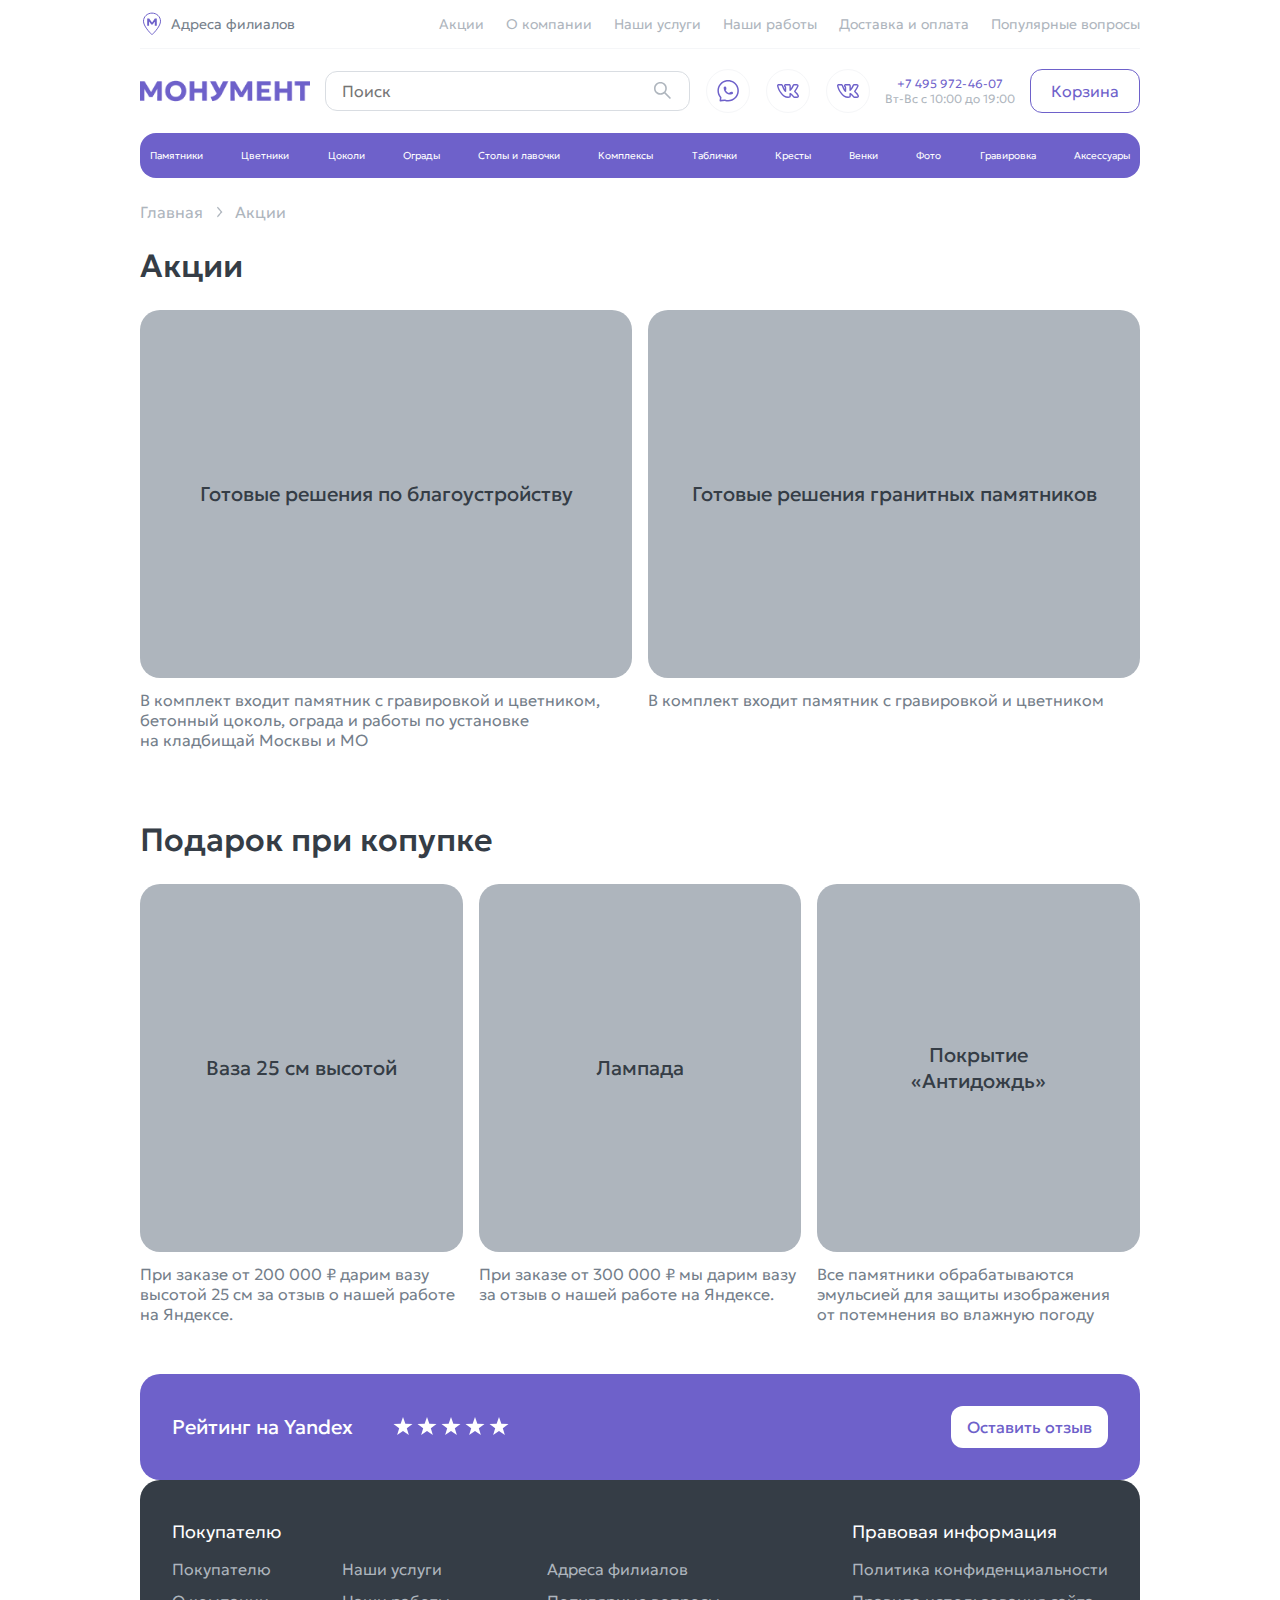
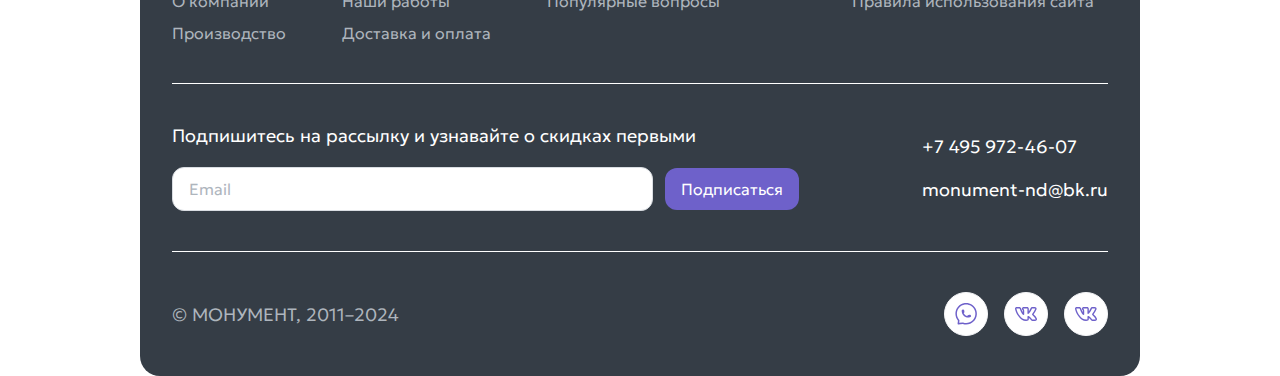
<file: sales.html>
<!DOCTYPE html>
<html lang="en">

<head>
    <meta charset="UTF-8">
    <meta http-equiv="Content-Language" content="ru">
    <meta name="viewport" content="width=device-width, initial-scale=1.0">
    <meta content="" property="og:title" />
    <meta content="" name="description" />
    <meta content="" property="og:description" />
    <meta content="" name="keywords" />
    <meta content="article" property="og:type" />
    <meta content="https://prokras.net/" property="og:url" />
    <link rel="stylesheet" href="css/style.css">
    <title>Monument</title>
</head>

<body>

    <!-- head-cont start -->

    <div class="head-cont">
        <!-- head start -->
        <div class="head section">
            <div class="head-left">
                <svg width="24" height="24" viewBox="0 0 24 24" fill="none" xmlns="http://www.w3.org/2000/svg">
                    <path
                        d="M20.5 9.1501C20.5 11.5467 19.0181 14.3426 17.1967 16.8496C15.3924 19.3332 13.3283 21.4355 12.3038 22.4268C12.1299 22.5951 11.8701 22.5951 11.6962 22.4268C10.6717 21.4355 8.60761 19.3332 6.80326 16.8496C4.98188 14.3426 3.5 11.5467 3.5 9.1501C3.5 7.02362 4.38896 4.97871 5.98041 3.46683C7.57274 1.95413 9.73762 1.1001 12 1.1001C14.2624 1.1001 16.4273 1.95413 18.0196 3.46683C19.611 4.97871 20.5 7.02362 20.5 9.1501Z"
                        fill="white" stroke="#6E61CA" />
                    <path
                        d="M7.19995 13.8001V6.6001H9.18466L12.4946 11.1412L11.6733 11.1464L14.8215 6.6001H16.8V13.8001H14.7966L14.8339 8.78067L15.201 8.88867L12.6874 12.4424H11.3125L8.69937 8.88867L9.054 8.78067L9.09133 13.8001H7.19995Z"
                        fill="#6E61CA" />
                </svg>
                <p>Адреса филиалов</p>
            </div>
            <nav>
                <ul>
                    <li><a href="sales.html">Акции</a></li>
                    <li><a href="aboutCompany.html">О компании</a></li>
                    <li><a href="services.html">Наши услуги</a></li>
                    <li><a href>Наши работы</a></li>
                    <li><a href>Доставка и оплата</a></li>
                    <li><a href>Популярные вопросы</a></li>
                </ul>
            </nav>
        </div>
        <!-- head end -->
        <!-- cta start -->
        <div class="cta section">
            <div class="mob-logo">
                <svg class="burgerMenu-btn" width="24" height="24" viewBox="0 0 24 24" fill="none"
                    xmlns="http://www.w3.org/2000/svg">
                    <path d="M3 17.9321V16.3439H21V17.9321H3ZM3 12.7602V11.172H21V12.7602H3ZM3 7.58821V6H21V7.58821H3Z"
                        fill="#747E8A" />
                </svg>
                <svg class="burgerMenu-close" width="24" height="24" viewBox="0 0 24 24" fill="none"
                    xmlns="http://www.w3.org/2000/svg">
                    <path
                        d="M5.26703 20L4 18.733L10.733 12L4 5.26703L5.26703 4L12 10.733L18.733 4L20 5.26703L13.267 12L20 18.733L18.733 20L12 13.267L5.26703 20Z"
                        fill="#747E8A" />
                </svg>

                <img src="image/logo.png" alt="Logo">
            </div>
            <img src="image/logo.png" alt="Logo">
            <div class="cta__search">
                <input type="text" placeholder="Поиск">
                <div>
                    <svg width="24" height="24" viewBox="0 0 24 24" fill="none" xmlns="http://www.w3.org/2000/svg">
                        <path
                            d="M19.8936 20L14.3494 14.4558C13.8245 14.8892 13.2208 15.2284 12.5383 15.4734C11.8559 15.7183 11.1499 15.8408 10.4204 15.8408C8.62599 15.8408 7.10731 15.2195 5.86439 13.9769C4.62146 12.7343 4 11.216 4 9.42207C4 7.62809 4.6213 6.10925 5.86391 4.86554C7.10652 3.62185 8.62481 3 10.4188 3C12.2127 3 13.7316 3.62146 14.9753 4.86439C16.219 6.10731 16.8409 7.62599 16.8409 9.42041C16.8409 10.1701 16.715 10.8862 16.4633 11.5686C16.2116 12.2511 15.8757 12.8446 15.4558 13.3494L21 18.8936L19.8936 20ZM10.4204 14.2661C11.7732 14.2661 12.9189 13.7966 13.8578 12.8578C14.7966 11.9189 15.2661 10.7732 15.2661 9.42041C15.2661 8.06767 14.7966 6.92188 13.8578 5.98304C12.9189 5.0442 11.7732 4.57477 10.4204 4.57477C9.06767 4.57477 7.92188 5.0442 6.98304 5.98304C6.04421 6.92188 5.5748 8.06767 5.5748 9.42041C5.5748 10.7732 6.04421 11.9189 6.98304 12.8578C7.92188 13.7966 9.06767 14.2661 10.4204 14.2661Z"
                            fill="#AEB5BD" />
                    </svg>
                    <span></span>
                    <svg class="search-clear" width="24" height="24" viewBox="0 0 24 24" fill="none"
                        xmlns="http://www.w3.org/2000/svg">
                        <path
                            d="M5.26703 20L4 18.733L10.733 12L4 5.26703L5.26703 4L12 10.733L18.733 4L20 5.26703L13.267 12L20 18.733L18.733 20L12 13.267L5.26703 20Z"
                            fill="#AEB5BD" />
                    </svg>
                </div>
            </div>
            <div class="head_socials">
                <div>
                    <svg width="24" height="24" viewBox="0 0 24 24" fill="none" xmlns="http://www.w3.org/2000/svg">
                        <path fill-rule="evenodd" clip-rule="evenodd"
                            d="M17.2373 3.99066C15.3586 2.74843 13.0916 2.23476 10.8615 2.54598C8.63141 2.85719 6.59155 3.9719 5.12474 5.681C3.65791 7.3901 2.86498 9.57611 2.89483 11.8288C2.92469 14.0815 3.77527 16.2459 5.28691 17.9159C5.43458 18.079 5.50316 18.2988 5.47449 18.5169L5.16702 20.8564L8.78019 20.4128C8.8937 20.3988 9.00889 20.411 9.11696 20.4485C11.2449 21.1852 13.5684 21.1198 15.6514 20.2644C17.7344 19.409 19.4338 17.8225 20.4305 15.8025C21.4273 13.7825 21.6529 11.4679 21.0649 9.29311C20.477 7.1183 19.1159 5.23289 17.2373 3.99066ZM10.6542 1.06037C13.2462 0.698643 15.8812 1.29571 18.0646 2.73946C20.248 4.1832 21.8297 6.37434 22.5129 8.90164C23.1962 11.4289 22.934 14.1187 21.7757 16.4663C20.6173 18.8138 18.6423 20.6578 16.2212 21.652C13.8547 22.6238 11.2211 22.7183 8.79375 21.9224L4.38863 22.4633C4.15837 22.4915 3.92799 22.4117 3.76465 22.2469C3.60131 22.0822 3.52339 21.8511 3.55362 21.6211L3.94306 18.6579C2.33133 16.7559 1.4281 14.349 1.39496 11.8487C1.36027 9.23088 2.28172 6.69042 3.98647 4.70409C5.69122 2.71775 8.06209 1.4221 10.6542 1.06037ZM7.9382 7.91562C8.1513 7.64274 8.46411 7.46568 8.80782 7.42347C9.15153 7.38127 9.49788 7.4774 9.77067 7.69062C10.0434 7.90383 10.2203 8.21665 10.2625 8.56022L10.3979 9.66305C10.4401 10.0066 10.3442 10.3529 10.1311 10.6258C9.99384 10.8015 9.8153 10.9375 9.61378 11.0233C9.9274 11.7946 10.4389 12.4782 11.1061 12.9998C11.7732 13.5212 12.5597 13.8522 13.3833 13.9701C13.4177 13.7539 13.5064 13.5478 13.6436 13.3721C13.8567 13.0992 14.1695 12.9221 14.5132 12.8799L15.6155 12.7446C15.9593 12.7024 16.3056 12.7985 16.5784 13.0117C16.8512 13.225 17.0281 13.5378 17.0702 13.8813C17.1124 14.2249 17.0165 14.5712 16.8034 14.8441C16.5903 15.117 16.2775 15.294 15.9338 15.3362L14.8314 15.4716C13.172 15.6753 11.4998 15.2113 10.1824 14.1816C8.86505 13.1519 8.01054 11.641 7.80675 9.9812L7.67134 8.87838C7.62915 8.53481 7.7251 8.18849 7.9382 7.91562Z"
                            fill="#6E61CA" />
                    </svg>
                </div>
                <div>
                    <svg width="24" height="24" viewBox="0 0 24 24" fill="none" xmlns="http://www.w3.org/2000/svg">
                        <path fill-rule="evenodd" clip-rule="evenodd"
                            d="M22.8251 16.3961C22.3124 15.3655 21.6367 14.424 20.8241 13.6078C20.5523 13.3013 20.2677 13.0063 19.9711 12.7236L19.9352 12.6888C19.8251 12.5823 19.7164 12.4744 19.6091 12.3651C20.7201 10.8231 21.6707 9.17209 22.4462 7.43769L22.4773 7.36807L22.499 7.2947C22.6018 6.95322 22.7186 6.30413 22.3039 5.71712C21.8741 5.1113 21.187 5.00218 20.726 5.00218H18.6081C18.1646 4.98201 17.7261 5.10236 17.3554 5.34602C16.9846 5.58967 16.7005 5.94414 16.5439 6.35869C16.0881 7.44205 15.5174 8.47362 14.8416 9.43576V6.95886C14.8416 6.63902 14.8114 6.10281 14.4674 5.65127C14.0564 5.10942 13.4617 5.00218 13.0488 5.00218H9.68764C9.24904 4.99211 8.82336 5.15077 8.49875 5.44532C8.17414 5.73987 7.97548 6.14774 7.94389 6.58446L7.94107 6.62679V6.66912C7.94107 7.12537 8.12204 7.46214 8.26719 7.67381C8.33223 7.76882 8.40104 7.85536 8.44534 7.90992L8.45477 7.92215C8.50189 7.98048 8.533 8.01905 8.5641 8.06232C8.64705 8.17332 8.76487 8.34642 8.7988 8.79231V10.178C8.12409 9.05037 7.57086 7.85465 7.14837 6.6108L7.14083 6.5901L7.13329 6.57035C7.01829 6.27026 6.83449 5.83377 6.46595 5.50076C6.03614 5.11036 5.52715 5.00218 5.06435 5.00218H2.9153C2.44684 5.00218 1.88224 5.1113 1.46092 5.55438C1.04713 5.99087 1 6.5139 1 6.79047V6.91653L1.02639 7.03882C1.62144 9.79584 2.84765 12.378 4.60909 14.5833C5.4144 15.8508 6.50769 16.9109 7.80029 17.6778C9.09289 18.4447 10.5484 18.8967 12.0488 18.9972L12.0874 19H12.127C12.8113 19 13.5248 18.9407 14.0612 18.5842C14.7841 18.1026 14.8416 17.3641 14.8416 16.9953V15.9248C15.0273 16.0753 15.2573 16.2766 15.5391 16.5476C15.8803 16.8881 16.1518 17.1835 16.3846 17.4412L16.509 17.5786C16.69 17.7799 16.8681 17.9784 17.0302 18.1411C17.2338 18.3453 17.4855 18.5701 17.8003 18.7366C18.1425 18.9163 18.5016 18.9981 18.8824 18.9981H21.0324C21.4858 18.9981 22.1352 18.8909 22.5923 18.3622C23.09 17.7865 23.0523 17.08 22.8958 16.573L22.8676 16.4817L22.8251 16.3961ZM17.4337 16.4958C17.1415 16.1699 16.8408 15.8518 16.5316 15.5419L16.5288 15.5391C15.2497 14.3087 14.6531 14.0951 14.2308 14.0951C14.0055 14.0951 13.7576 14.1196 13.5965 14.3209C13.5239 14.4169 13.4763 14.5294 13.4579 14.6483C13.4352 14.7863 13.4251 14.9261 13.4278 15.0659V16.9953C13.4278 17.2352 13.3882 17.3359 13.2769 17.4093C13.129 17.508 12.8132 17.588 12.1355 17.588C10.8481 17.5006 9.59996 17.1094 8.49358 16.4468C7.38719 15.7841 6.45419 14.8689 5.77128 13.7762L5.76374 13.764L5.75431 13.7527C4.11341 11.7143 2.96982 9.3231 2.41385 6.7679C2.41762 6.64561 2.44401 6.57129 2.48737 6.52613C2.53167 6.4791 2.64007 6.41325 2.9153 6.41325H5.06435C5.30282 6.41325 5.42724 6.46593 5.51678 6.54589C5.61669 6.63808 5.7053 6.7933 5.81086 7.06987C6.3387 8.61828 7.05128 10.067 7.7271 11.1319C8.06454 11.6634 8.39633 12.1064 8.69606 12.4197C8.84593 12.5759 8.99203 12.7057 9.13247 12.7979C9.26726 12.8863 9.4209 12.9569 9.57925 12.9569C9.66219 12.9569 9.75928 12.9474 9.85259 12.907C9.95337 12.8626 10.0363 12.7857 10.0882 12.6888C10.1853 12.5119 10.2127 12.2513 10.2127 11.9098V8.73681C10.1627 7.96731 9.92988 7.53364 9.70367 7.22603C9.65785 7.1645 9.61071 7.10396 9.56228 7.04447L9.55003 7.02942C9.50983 6.98069 9.47148 6.93049 9.43504 6.8789C9.38864 6.82138 9.36071 6.75121 9.35492 6.67759C9.36231 6.60284 9.39805 6.53373 9.45482 6.48442C9.51159 6.4351 9.5851 6.4093 9.66031 6.41231H13.0488C13.243 6.41231 13.308 6.45934 13.341 6.50356C13.3882 6.5647 13.4278 6.6917 13.4278 6.95886V11.2184C13.4278 11.7245 13.6615 12.0669 14.0008 12.0669C14.3911 12.0669 14.6729 11.8308 15.1649 11.3398L15.1734 11.3304L15.1809 11.3219C16.2846 9.97882 17.1864 8.48242 17.8578 6.87984L17.8616 6.86855C17.912 6.72696 18.0075 6.60573 18.1335 6.52335C18.2594 6.44098 18.4089 6.40198 18.5591 6.41231H20.727C21.0211 6.41231 21.1172 6.48757 21.1493 6.53178C21.1823 6.57881 21.2058 6.67947 21.1493 6.87702C20.375 8.60451 19.4179 10.2444 18.2942 11.7687L18.2867 11.78C18.1783 11.9465 18.0586 12.1309 18.0416 12.3416C18.0228 12.5693 18.1208 12.7753 18.2933 12.9973C18.4186 13.1817 18.6779 13.4347 18.9408 13.6916L18.9653 13.716C19.2406 13.9851 19.5394 14.2767 19.7788 14.5589L19.7854 14.5655L19.792 14.573C20.5059 15.2837 21.0995 16.1053 21.5499 17.0057C21.6215 17.2503 21.5781 17.3763 21.5216 17.4412C21.4565 17.5165 21.3104 17.587 21.0333 17.587H18.8824C18.7358 17.5906 18.5907 17.5566 18.4611 17.4883C18.3021 17.396 18.1579 17.2806 18.0331 17.1459C17.8983 17.0113 17.7523 16.8486 17.5732 16.6501L17.4337 16.4958Z"
                            fill="#6E61CA" />
                    </svg>
                </div>
                <div>
                    <svg width="24" height="24" viewBox="0 0 24 24" fill="none" xmlns="http://www.w3.org/2000/svg">
                        <path fill-rule="evenodd" clip-rule="evenodd"
                            d="M22.8251 16.3961C22.3124 15.3655 21.6367 14.424 20.8241 13.6078C20.5523 13.3013 20.2677 13.0063 19.9711 12.7236L19.9352 12.6888C19.8251 12.5823 19.7164 12.4744 19.6091 12.3651C20.7201 10.8231 21.6707 9.17209 22.4462 7.43769L22.4773 7.36807L22.499 7.2947C22.6018 6.95322 22.7186 6.30413 22.3039 5.71712C21.8741 5.1113 21.187 5.00218 20.726 5.00218H18.6081C18.1646 4.98201 17.7261 5.10236 17.3554 5.34602C16.9846 5.58967 16.7005 5.94414 16.5439 6.35869C16.0881 7.44205 15.5174 8.47362 14.8416 9.43576V6.95886C14.8416 6.63902 14.8114 6.10281 14.4674 5.65127C14.0564 5.10942 13.4617 5.00218 13.0488 5.00218H9.68764C9.24904 4.99211 8.82336 5.15077 8.49875 5.44532C8.17414 5.73987 7.97548 6.14774 7.94389 6.58446L7.94107 6.62679V6.66912C7.94107 7.12537 8.12204 7.46214 8.26719 7.67381C8.33223 7.76882 8.40104 7.85536 8.44534 7.90992L8.45477 7.92215C8.50189 7.98048 8.533 8.01905 8.5641 8.06232C8.64705 8.17332 8.76487 8.34642 8.7988 8.79231V10.178C8.12409 9.05037 7.57086 7.85465 7.14837 6.6108L7.14083 6.5901L7.13329 6.57035C7.01829 6.27026 6.83449 5.83377 6.46595 5.50076C6.03614 5.11036 5.52715 5.00218 5.06435 5.00218H2.9153C2.44684 5.00218 1.88224 5.1113 1.46092 5.55438C1.04713 5.99087 1 6.5139 1 6.79047V6.91653L1.02639 7.03882C1.62144 9.79584 2.84765 12.378 4.60909 14.5833C5.4144 15.8508 6.50769 16.9109 7.80029 17.6778C9.09289 18.4447 10.5484 18.8967 12.0488 18.9972L12.0874 19H12.127C12.8113 19 13.5248 18.9407 14.0612 18.5842C14.7841 18.1026 14.8416 17.3641 14.8416 16.9953V15.9248C15.0273 16.0753 15.2573 16.2766 15.5391 16.5476C15.8803 16.8881 16.1518 17.1835 16.3846 17.4412L16.509 17.5786C16.69 17.7799 16.8681 17.9784 17.0302 18.1411C17.2338 18.3453 17.4855 18.5701 17.8003 18.7366C18.1425 18.9163 18.5016 18.9981 18.8824 18.9981H21.0324C21.4858 18.9981 22.1352 18.8909 22.5923 18.3622C23.09 17.7865 23.0523 17.08 22.8958 16.573L22.8676 16.4817L22.8251 16.3961ZM17.4337 16.4958C17.1415 16.1699 16.8408 15.8518 16.5316 15.5419L16.5288 15.5391C15.2497 14.3087 14.6531 14.0951 14.2308 14.0951C14.0055 14.0951 13.7576 14.1196 13.5965 14.3209C13.5239 14.4169 13.4763 14.5294 13.4579 14.6483C13.4352 14.7863 13.4251 14.9261 13.4278 15.0659V16.9953C13.4278 17.2352 13.3882 17.3359 13.2769 17.4093C13.129 17.508 12.8132 17.588 12.1355 17.588C10.8481 17.5006 9.59996 17.1094 8.49358 16.4468C7.38719 15.7841 6.45419 14.8689 5.77128 13.7762L5.76374 13.764L5.75431 13.7527C4.11341 11.7143 2.96982 9.3231 2.41385 6.7679C2.41762 6.64561 2.44401 6.57129 2.48737 6.52613C2.53167 6.4791 2.64007 6.41325 2.9153 6.41325H5.06435C5.30282 6.41325 5.42724 6.46593 5.51678 6.54589C5.61669 6.63808 5.7053 6.7933 5.81086 7.06987C6.3387 8.61828 7.05128 10.067 7.7271 11.1319C8.06454 11.6634 8.39633 12.1064 8.69606 12.4197C8.84593 12.5759 8.99203 12.7057 9.13247 12.7979C9.26726 12.8863 9.4209 12.9569 9.57925 12.9569C9.66219 12.9569 9.75928 12.9474 9.85259 12.907C9.95337 12.8626 10.0363 12.7857 10.0882 12.6888C10.1853 12.5119 10.2127 12.2513 10.2127 11.9098V8.73681C10.1627 7.96731 9.92988 7.53364 9.70367 7.22603C9.65785 7.1645 9.61071 7.10396 9.56228 7.04447L9.55003 7.02942C9.50983 6.98069 9.47148 6.93049 9.43504 6.8789C9.38864 6.82138 9.36071 6.75121 9.35492 6.67759C9.36231 6.60284 9.39805 6.53373 9.45482 6.48442C9.51159 6.4351 9.5851 6.4093 9.66031 6.41231H13.0488C13.243 6.41231 13.308 6.45934 13.341 6.50356C13.3882 6.5647 13.4278 6.6917 13.4278 6.95886V11.2184C13.4278 11.7245 13.6615 12.0669 14.0008 12.0669C14.3911 12.0669 14.6729 11.8308 15.1649 11.3398L15.1734 11.3304L15.1809 11.3219C16.2846 9.97882 17.1864 8.48242 17.8578 6.87984L17.8616 6.86855C17.912 6.72696 18.0075 6.60573 18.1335 6.52335C18.2594 6.44098 18.4089 6.40198 18.5591 6.41231H20.727C21.0211 6.41231 21.1172 6.48757 21.1493 6.53178C21.1823 6.57881 21.2058 6.67947 21.1493 6.87702C20.375 8.60451 19.4179 10.2444 18.2942 11.7687L18.2867 11.78C18.1783 11.9465 18.0586 12.1309 18.0416 12.3416C18.0228 12.5693 18.1208 12.7753 18.2933 12.9973C18.4186 13.1817 18.6779 13.4347 18.9408 13.6916L18.9653 13.716C19.2406 13.9851 19.5394 14.2767 19.7788 14.5589L19.7854 14.5655L19.792 14.573C20.5059 15.2837 21.0995 16.1053 21.5499 17.0057C21.6215 17.2503 21.5781 17.3763 21.5216 17.4412C21.4565 17.5165 21.3104 17.587 21.0333 17.587H18.8824C18.7358 17.5906 18.5907 17.5566 18.4611 17.4883C18.3021 17.396 18.1579 17.2806 18.0331 17.1459C17.8983 17.0113 17.7523 16.8486 17.5732 16.6501L17.4337 16.4958Z"
                            fill="#6E61CA" />
                    </svg>
                </div>
            </div>
            <div class="work_time">
                <p>+7 495 972-46-07</p>
                <span>Вт-Вс с 10:00 до 19:00</span>
            </div>
            <button class="basket_button">Корзина</button>
            <div class="mob-head-btns">
                <svg class="search-btn" width="24" height="24" viewBox="0 0 24 24" fill="none" xmlns="http://www.w3.org/2000/svg">
                    <path
                        d="M19.8936 20L14.3494 14.4558C13.8245 14.8892 13.2208 15.2284 12.5383 15.4734C11.8559 15.7183 11.1499 15.8408 10.4204 15.8408C8.62599 15.8408 7.10731 15.2195 5.86439 13.9769C4.62146 12.7343 4 11.216 4 9.42207C4 7.62809 4.6213 6.10925 5.86391 4.86554C7.10652 3.62185 8.62481 3 10.4188 3C12.2127 3 13.7316 3.62146 14.9753 4.86439C16.219 6.10731 16.8409 7.62599 16.8409 9.42041C16.8409 10.1701 16.715 10.8862 16.4633 11.5686C16.2116 12.2511 15.8757 12.8446 15.4558 13.3494L21 18.8936L19.8936 20ZM10.4204 14.2661C11.7732 14.2661 12.9189 13.7966 13.8578 12.8578C14.7966 11.9189 15.2661 10.7732 15.2661 9.42041C15.2661 8.06767 14.7966 6.92188 13.8578 5.98304C12.9189 5.0442 11.7732 4.57477 10.4204 4.57477C9.06767 4.57477 7.92188 5.0442 6.98304 5.98304C6.04421 6.92188 5.5748 8.06767 5.5748 9.42041C5.5748 10.7732 6.04421 11.9189 6.98304 12.8578C7.92188 13.7966 9.06767 14.2661 10.4204 14.2661Z"
                        fill="#747E8A" />
                </svg>

                <svg class="contact-modal_open" width="24" height="24" viewBox="0 0 24 24" fill="none"
                    xmlns="http://www.w3.org/2000/svg">
                    <path
                        d="M19.9403 21C18.0557 21 16.1625 20.5618 14.2606 19.6855C12.3586 18.8092 10.6112 17.573 9.01828 15.9769C7.42532 14.3807 6.19071 12.6333 5.31442 10.7346C4.43814 8.83588 4 6.94423 4 5.05963C4 4.75688 4.1 4.50458 4.3 4.30275C4.5 4.10092 4.75 4 5.05 4H8.3115C8.56407 4 8.78682 4.08238 8.97977 4.24713C9.17272 4.41188 9.29548 4.6154 9.34803 4.8577L9.9211 7.79998C9.96085 8.07306 9.95252 8.30768 9.8961 8.50383C9.8397 8.69998 9.73842 8.86472 9.59225 8.99805L7.28265 11.2461C7.65445 11.9269 8.07913 12.5708 8.5567 13.1779C9.03427 13.7849 9.55125 14.3647 10.1077 14.9173C10.6564 15.466 11.2397 15.9756 11.8577 16.4462C12.4756 16.9167 13.1429 17.3545 13.8596 17.7596L16.1038 15.4962C16.2602 15.3333 16.4497 15.2192 16.6721 15.1539C16.8945 15.0885 17.1256 15.0724 17.3654 15.1058L20.1423 15.6712C20.3948 15.7378 20.6009 15.8667 20.7605 16.0577C20.9201 16.2487 21 16.4654 21 16.7077V19.95C21 20.25 20.899 20.5 20.6972 20.7C20.4954 20.9 20.2431 21 19.9403 21ZM6.57305 9.82693L8.35768 8.11923C8.38973 8.09358 8.41056 8.05832 8.42018 8.01345C8.42979 7.96857 8.42819 7.9269 8.41538 7.88845L7.98075 5.65383C7.96793 5.60254 7.9455 5.56408 7.91345 5.53845C7.8814 5.5128 7.83973 5.49998 7.78845 5.49998H5.64997C5.61152 5.49998 5.57948 5.5128 5.55383 5.53845C5.52818 5.56408 5.51535 5.59613 5.51535 5.6346C5.56663 6.31793 5.67849 7.01217 5.85092 7.7173C6.02337 8.42243 6.26408 9.12564 6.57305 9.82693ZM15.273 18.4692C15.9359 18.7782 16.6272 19.0144 17.3471 19.1779C18.067 19.3413 18.7397 19.4384 19.3654 19.4692C19.4038 19.4692 19.4359 19.4564 19.4615 19.4308C19.4872 19.4051 19.5 19.373 19.5 19.3346V17.2308C19.5 17.1795 19.4872 17.1378 19.4615 17.1057C19.4359 17.0737 19.3974 17.0512 19.3461 17.0384L17.2461 16.6115C17.2077 16.5987 17.174 16.5971 17.1452 16.6067C17.1163 16.6163 17.0859 16.6372 17.0538 16.6692L15.273 18.4692Z"
                        fill="#747E8A" />
                </svg>
                <svg width="24" height="24" viewBox="0 0 24 24" fill="none" xmlns="http://www.w3.org/2000/svg">
                    <path fill-rule="evenodd" clip-rule="evenodd"
                        d="M5.99982 2.25H2.99982V3.75H5.24982V4.99381V5.00773V16.3542C4.80227 16.4811 4.39006 16.7207 4.05527 17.0555C3.53955 17.5712 3.24982 18.2707 3.24982 19C3.24982 19.7293 3.53955 20.4288 4.05527 20.9445C4.571 21.4603 5.27047 21.75 5.99982 21.75C6.72916 21.75 7.42864 21.4603 7.94436 20.9445C8.46009 20.4288 8.74982 19.7293 8.74982 19C8.74982 18.5614 8.64503 18.1335 8.44931 17.75H14.5503C14.3546 18.1335 14.2498 18.5614 14.2498 19C14.2498 19.7293 14.5395 20.4288 15.0553 20.9445C15.571 21.4603 16.2705 21.75 16.9998 21.75C17.7292 21.75 18.4286 21.4603 18.9444 20.9445C19.4601 20.4288 19.7498 19.7293 19.7498 19C19.7498 18.2707 19.4601 17.5712 18.9444 17.0555C18.4286 16.5397 17.7292 16.25 16.9998 16.25H6.74982V13.75H18.9998C19.3731 13.75 19.6895 13.4756 19.7423 13.1061L20.7423 6.10607C20.7717 5.90006 20.7142 5.69108 20.5836 5.52911C20.4529 5.36714 20.2608 5.26673 20.0533 5.25191L6.74982 4.30166V3C6.74982 2.58579 6.41403 2.25 5.99982 2.25ZM6.74982 5.80548V12.25H18.3493L19.1435 6.69075L6.74982 5.80548ZM5.99982 17.75C5.6683 17.75 5.35035 17.8817 5.11593 18.1161C4.88151 18.3505 4.74982 18.6685 4.74982 19C4.74982 19.3315 4.88151 19.6495 5.11593 19.8839C5.35035 20.1183 5.6683 20.25 5.99982 20.25C6.33134 20.25 6.64928 20.1183 6.8837 19.8839C7.11812 19.6495 7.24982 19.3315 7.24982 19C7.24982 18.6685 7.11812 18.3505 6.8837 18.1161C6.64928 17.8817 6.33134 17.75 5.99982 17.75ZM16.9998 17.75C16.6683 17.75 16.3504 17.8817 16.1159 18.1161C15.8815 18.3505 15.7498 18.6685 15.7498 19C15.7498 19.3315 15.8815 19.6495 16.1159 19.8839C16.3504 20.1183 16.6683 20.25 16.9998 20.25C17.3313 20.25 17.6493 20.1183 17.8837 19.8839C18.1181 19.6495 18.2498 19.3315 18.2498 19C18.2498 18.6685 18.1181 18.3505 17.8837 18.1161C17.6493 17.8817 17.3313 17.75 16.9998 17.75Z"
                        fill="#747E8A" />
                </svg>
            </div>
        </div>
        <!-- cta end -->

        <!-- head filter start -->
        <div class="head-filter section">
            <ul>
                <li>Памятники</li>
                <li>Цветники</li>
                <li>Цоколи</li>
                <li>Ограды</li>
                <li>Столы и лавочки</li>
                <li>Комплексы</li>
                <li>Таблички</li>
                <li>Кресты</li>
                <li>Венки</li>
                <li>Фото</li>
                <li>Гравировка</li>
                <li>Аксессуары</li>
            </ul>
        </div>
        <!-- head filter end -->

        <div class="head-filter__block section">
            <div>
                <div class="head-filter__block-content">
                    <h3>Все памятники</h3>

                    <div class="head-filter__item">
                        <div>
                            <a href>Имя подкатегории</a>
                            <a href>Имя подкатегории</a>
                            <a href>Имя подкатегории</a>
                            <a href>Имя подкатегории</a>
                            <a href>Имя подкатегории</a>
                            <a href>Имя подкатегории</a>
                        </div>
                        <div>
                            <a href>Имя подкатегории</a>
                            <a href>Имя подкатегории</a>
                            <a href>Имя подкатегории</a>
                            <a href>Имя подкатегории</a>
                            <a href>Имя подкатегории</a>
                            <a href>Имя подкатегории</a>
                        </div>
                    </div>
                    <h3 class="constructor">Конструктор памятников</h3>
                </div>
                <div class="head-filter__block-content head-filter__recomends">
                    <h3>Также рекомендуем</h3>

                    <div class="head-filter__item">
                        <div>
                            <a href>Кресты</a>
                            <a href>Венки</a>
                            <a href>Ритуальные таблички</a>
                            <a href>Фото на памятник</a>
                            <a href>Вазы из гранита</a>
                            <a href>Склепы</a>
                        </div>
                    </div>
                </div>
                <div class="head-filter__picture">

                </div>
            </div>
            <div>
                <div class="head-filter__block-content">
                    <h3>Все Цветники</h3>

                    <div class="head-filter__item">
                        <div>
                            <a href>Имя подкатегории</a>
                            <a href>Имя подкатегории</a>
                            <a href>Имя подкатегории</a>
                            <a href>Имя подкатегории</a>
                            <a href>Имя подкатегории</a>
                            <a href>Имя подкатегории</a>
                        </div>
                        <div>
                            <a href>Имя подкатегории</a>
                            <a href>Имя подкатегории</a>
                            <a href>Имя подкатегории</a>
                            <a href>Имя подкатегории</a>
                            <a href>Имя подкатегории</a>
                            <a href>Имя подкатегории</a>
                        </div>
                    </div>
                    <h3 class="constructor">Конструктор памятников</h3>
                </div>
                <div class="head-filter__block-content head-filter__recomends">
                    <h3>Также рекомендуем</h3>

                    <div class="head-filter__item">
                        <div>
                            <a href>Кресты</a>
                            <a href>Венки</a>
                            <a href>Ритуальные таблички</a>
                            <a href>Фото на памятник</a>
                            <a href>Вазы из гранита</a>
                            <a href>Склепы</a>
                        </div>
                    </div>
                </div>
                <div class="head-filter__picture">

                </div>
            </div>
            <div>
                <div class="head-filter__block-content">
                    <h3>Все Цветники</h3>

                    <div class="head-filter__item">
                        <div>
                            <a href>Имя подкатегории</a>
                            <a href>Имя подкатегории</a>
                            <a href>Имя подкатегории</a>
                            <a href>Имя подкатегории</a>
                            <a href>Имя подкатегории</a>
                            <a href>Имя подкатегории</a>
                        </div>
                        <div>
                            <a href>Имя подкатегории</a>
                            <a href>Имя подкатегории</a>
                            <a href>Имя подкатегории</a>
                            <a href>Имя подкатегории</a>
                            <a href>Имя подкатегории</a>
                            <a href>Имя подкатегории</a>
                        </div>
                    </div>
                    <h3 class="constructor">Конструктор памятников</h3>
                </div>
                <div class="head-filter__block-content head-filter__recomends">
                    <h3>Также рекомендуем</h3>

                    <div class="head-filter__item">
                        <div>
                            <a href>Кресты</a>
                            <a href>Венки</a>
                            <a href>Ритуальные таблички</a>
                            <a href>Фото на памятник</a>
                            <a href>Вазы из гранита</a>
                            <a href>Склепы</a>
                        </div>
                    </div>
                </div>
                <div class="head-filter__picture">

                </div>
            </div>
            <div>
                <div class="head-filter__block-content">
                    <h3>Все Цветники</h3>

                    <div class="head-filter__item">
                        <div>
                            <a href>Имя подкатегории</a>
                            <a href>Имя подкатегории</a>
                            <a href>Имя подкатегории</a>
                            <a href>Имя подкатегории</a>
                            <a href>Имя подкатегории</a>
                            <a href>Имя подкатегории</a>
                        </div>
                        <div>
                            <a href>Имя подкатегории</a>
                            <a href>Имя подкатегории</a>
                            <a href>Имя подкатегории</a>
                            <a href>Имя подкатегории</a>
                            <a href>Имя подкатегории</a>
                            <a href>Имя подкатегории</a>
                        </div>
                    </div>
                    <h3 class="constructor">Конструктор памятников</h3>
                </div>
                <div class="head-filter__block-content head-filter__recomends">
                    <h3>Также рекомендуем</h3>

                    <div class="head-filter__item">
                        <div>
                            <a href>Кресты</a>
                            <a href>Венки</a>
                            <a href>Ритуальные таблички</a>
                            <a href>Фото на памятник</a>
                            <a href>Вазы из гранита</a>
                            <a href>Склепы</a>
                        </div>
                    </div>
                </div>
                <div class="head-filter__picture">

                </div>
            </div>
            <div>
                <div class="head-filter__block-content">
                    <h3>Все Цветники</h3>

                    <div class="head-filter__item">
                        <div>
                            <a href>Имя подкатегории</a>
                            <a href>Имя подкатегории</a>
                            <a href>Имя подкатегории</a>
                            <a href>Имя подкатегории</a>
                            <a href>Имя подкатегории</a>
                            <a href>Имя подкатегории</a>
                        </div>
                        <div>
                            <a href>Имя подкатегории</a>
                            <a href>Имя подкатегории</a>
                            <a href>Имя подкатегории</a>
                            <a href>Имя подкатегории</a>
                            <a href>Имя подкатегории</a>
                            <a href>Имя подкатегории</a>
                        </div>
                    </div>
                    <h3 class="constructor">Конструктор памятников</h3>
                </div>
                <div class="head-filter__block-content head-filter__recomends">
                    <h3>Также рекомендуем</h3>

                    <div class="head-filter__item">
                        <div>
                            <a href>Кресты</a>
                            <a href>Венки</a>
                            <a href>Ритуальные таблички</a>
                            <a href>Фото на памятник</a>
                            <a href>Вазы из гранита</a>
                            <a href>Склепы</a>
                        </div>
                    </div>
                </div>
                <div class="head-filter__picture">

                </div>
            </div>
            <div>
                <div class="head-filter__block-content">
                    <h3>Все Цветники</h3>

                    <div class="head-filter__item">
                        <div>
                            <a href>Имя подкатегории</a>
                            <a href>Имя подкатегории</a>
                            <a href>Имя подкатегории</a>
                            <a href>Имя подкатегории</a>
                            <a href>Имя подкатегории</a>
                            <a href>Имя подкатегории</a>
                        </div>
                        <div>
                            <a href>Имя подкатегории</a>
                            <a href>Имя подкатегории</a>
                            <a href>Имя подкатегории</a>
                            <a href>Имя подкатегории</a>
                            <a href>Имя подкатегории</a>
                            <a href>Имя подкатегории</a>
                        </div>
                    </div>
                    <h3 class="constructor">Конструктор памятников</h3>
                </div>
                <div class="head-filter__block-content head-filter__recomends">
                    <h3>Также рекомендуем</h3>

                    <div class="head-filter__item">
                        <div>
                            <a href>Кресты</a>
                            <a href>Венки</a>
                            <a href>Ритуальные таблички</a>
                            <a href>Фото на памятник</a>
                            <a href>Вазы из гранита</a>
                            <a href>Склепы</a>
                        </div>
                    </div>
                </div>
                <div class="head-filter__picture">

                </div>
            </div>
            <div>
                <div class="head-filter__block-content">
                    <h3>Все Цветники</h3>

                    <div class="head-filter__item">
                        <div>
                            <a href>Имя подкатегории</a>
                            <a href>Имя подкатегории</a>
                            <a href>Имя подкатегории</a>
                            <a href>Имя подкатегории</a>
                            <a href>Имя подкатегории</a>
                            <a href>Имя подкатегории</a>
                        </div>
                        <div>
                            <a href>Имя подкатегории</a>
                            <a href>Имя подкатегории</a>
                            <a href>Имя подкатегории</a>
                            <a href>Имя подкатегории</a>
                            <a href>Имя подкатегории</a>
                            <a href>Имя подкатегории</a>
                        </div>
                    </div>
                    <h3 class="constructor">Конструктор памятников</h3>
                </div>
                <div class="head-filter__block-content head-filter__recomends">
                    <h3>Также рекомендуем</h3>

                    <div class="head-filter__item">
                        <div>
                            <a href>Кресты</a>
                            <a href>Венки</a>
                            <a href>Ритуальные таблички</a>
                            <a href>Фото на памятник</a>
                            <a href>Вазы из гранита</a>
                            <a href>Склепы</a>
                        </div>
                    </div>
                </div>
                <div class="head-filter__picture">

                </div>
            </div>
            <div>
                <div class="head-filter__block-content">
                    <h3>Все Цветники</h3>

                    <div class="head-filter__item">
                        <div>
                            <a href>Имя подкатегории</a>
                            <a href>Имя подкатегории</a>
                            <a href>Имя подкатегории</a>
                            <a href>Имя подкатегории</a>
                            <a href>Имя подкатегории</a>
                            <a href>Имя подкатегории</a>
                        </div>
                        <div>
                            <a href>Имя подкатегории</a>
                            <a href>Имя подкатегории</a>
                            <a href>Имя подкатегории</a>
                            <a href>Имя подкатегории</a>
                            <a href>Имя подкатегории</a>
                            <a href>Имя подкатегории</a>
                        </div>
                    </div>
                    <h3 class="constructor">Конструктор памятников</h3>
                </div>
                <div class="head-filter__block-content head-filter__recomends">
                    <h3>Также рекомендуем</h3>

                    <div class="head-filter__item">
                        <div>
                            <a href>Кресты</a>
                            <a href>Венки</a>
                            <a href>Ритуальные таблички</a>
                            <a href>Фото на памятник</a>
                            <a href>Вазы из гранита</a>
                            <a href>Склепы</a>
                        </div>
                    </div>
                </div>
                <div class="head-filter__picture">

                </div>
            </div>
            <div>
                <div class="head-filter__block-content">
                    <h3>Все Цветники</h3>

                    <div class="head-filter__item">
                        <div>
                            <a href>Имя подкатегории</a>
                            <a href>Имя подкатегории</a>
                            <a href>Имя подкатегории</a>
                            <a href>Имя подкатегории</a>
                            <a href>Имя подкатегории</a>
                            <a href>Имя подкатегории</a>
                        </div>
                        <div>
                            <a href>Имя подкатегории</a>
                            <a href>Имя подкатегории</a>
                            <a href>Имя подкатегории</a>
                            <a href>Имя подкатегории</a>
                            <a href>Имя подкатегории</a>
                            <a href>Имя подкатегории</a>
                        </div>
                    </div>
                    <h3 class="constructor">Конструктор памятников</h3>
                </div>
                <div class="head-filter__block-content head-filter__recomends">
                    <h3>Также рекомендуем</h3>

                    <div class="head-filter__item">
                        <div>
                            <a href>Кресты</a>
                            <a href>Венки</a>
                            <a href>Ритуальные таблички</a>
                            <a href>Фото на памятник</a>
                            <a href>Вазы из гранита</a>
                            <a href>Склепы</a>
                        </div>
                    </div>
                </div>
                <div class="head-filter__picture">

                </div>
            </div>
            <div>
                <div class="head-filter__block-content">
                    <h3>Все Цветники</h3>

                    <div class="head-filter__item">
                        <div>
                            <a href>Имя подкатегории</a>
                            <a href>Имя подкатегории</a>
                            <a href>Имя подкатегории</a>
                            <a href>Имя подкатегории</a>
                            <a href>Имя подкатегории</a>
                            <a href>Имя подкатегории</a>
                        </div>
                        <div>
                            <a href>Имя подкатегории</a>
                            <a href>Имя подкатегории</a>
                            <a href>Имя подкатегории</a>
                            <a href>Имя подкатегории</a>
                            <a href>Имя подкатегории</a>
                            <a href>Имя подкатегории</a>
                        </div>
                    </div>
                    <h3 class="constructor">Конструктор памятников</h3>
                </div>
                <div class="head-filter__block-content head-filter__recomends">
                    <h3>Также рекомендуем</h3>

                    <div class="head-filter__item">
                        <div>
                            <a href>Кресты</a>
                            <a href>Венки</a>
                            <a href>Ритуальные таблички</a>
                            <a href>Фото на памятник</a>
                            <a href>Вазы из гранита</a>
                            <a href>Склепы</a>
                        </div>
                    </div>
                </div>
                <div class="head-filter__picture">

                </div>
            </div>
            <div>
                <div class="head-filter__block-content">
                    <h3>Все Цветники</h3>

                    <div class="head-filter__item">
                        <div>
                            <a href>Имя подкатегории</a>
                            <a href>Имя подкатегории</a>
                            <a href>Имя подкатегории</a>
                            <a href>Имя подкатегории</a>
                            <a href>Имя подкатегории</a>
                            <a href>Имя подкатегории</a>
                        </div>
                        <div>
                            <a href>Имя подкатегории</a>
                            <a href>Имя подкатегории</a>
                            <a href>Имя подкатегории</a>
                            <a href>Имя подкатегории</a>
                            <a href>Имя подкатегории</a>
                            <a href>Имя подкатегории</a>
                        </div>
                    </div>
                    <h3 class="constructor">Конструктор памятников</h3>
                </div>
                <div class="head-filter__block-content head-filter__recomends">
                    <h3>Также рекомендуем</h3>

                    <div class="head-filter__item">
                        <div>
                            <a href>Кресты</a>
                            <a href>Венки</a>
                            <a href>Ритуальные таблички</a>
                            <a href>Фото на памятник</a>
                            <a href>Вазы из гранита</a>
                            <a href>Склепы</a>
                        </div>
                    </div>
                </div>
                <div class="head-filter__picture">

                </div>
            </div>
            <div>
                <div class="head-filter__block-content">
                    <h3>Все Цветники</h3>

                    <div class="head-filter__item">
                        <div>
                            <a href>Имя подкатегории</a>
                            <a href>Имя подкатегории</a>
                            <a href>Имя подкатегории</a>
                            <a href>Имя подкатегории</a>
                            <a href>Имя подкатегории</a>
                            <a href>Имя подкатегории</a>
                        </div>
                        <div>
                            <a href>Имя подкатегории</a>
                            <a href>Имя подкатегории</a>
                            <a href>Имя подкатегории</a>
                            <a href>Имя подкатегории</a>
                            <a href>Имя подкатегории</a>
                            <a href>Имя подкатегории</a>
                        </div>
                    </div>
                    <h3 class="constructor">Конструктор памятников</h3>
                </div>
                <div class="head-filter__block-content head-filter__recomends">
                    <h3>Также рекомендуем</h3>

                    <div class="head-filter__item">
                        <div>
                            <a href>Кресты</a>
                            <a href>Венки</a>
                            <a href>Ритуальные таблички</a>
                            <a href>Фото на памятник</a>
                            <a href>Вазы из гранита</a>
                            <a href>Склепы</a>
                        </div>
                    </div>
                </div>
                <div class="head-filter__picture">

                </div>
            </div>
        </div>

        <div class="search-drop-down search-drop-down-mob section">
            <div class="search-drop-top">
                <a href>Цветники</a>
                <a href>Венки</a>
                <a href>Кресты</a>
                <a href>Цоколи</a>
            </div>
            <div class="search-drop-block">
                <div class="search-drop-item">
                    <h2>Часто ищут</h2>
                    <div>
                        <a href>старый запрос</a>
                        <a href>старый запрос</a>
                        <a href>старый запрос</a>
                        <a href>старый запрос</a>
                    </div>
                </div>
            </div>
        </div>
    </div>
    <div class="head-cont__body-filter"></div>

    <!-- head-cont end -->

    <!-- breadcrumb start -->

    <div class="breadcrumb section">
        <a href="index.html" class="breadcrumb__link">Главная</a>
        <img src="image/chevron_right.png" alt="arrow-right" class="breadcrumb__separator">
        <span class="breadcrumb__item">Акции</span>
    </div>

    <!-- breadcrumb end -->

    <div class="sales section">
        <div class="sales-block_item">
            <h2 class="title">Акции</h2>
            <div class="sales-block">
                <div class="sales-item">
                    <div>
                        <h3>Готовые решения по благоустройству</h3>
                    </div>
                    <span>В комплект входит памятник с гравировкой и цветником, бетонный цоколь, ограда и работы по установке на кладбищай Москвы и МО</span>
                </div>
                <div class="sales-item">
                    <div>
                        <h3>Готовые решения гранитных памятников</h3>
                    </div>
                    <span>В комплект входит памятник с гравировкой и цветником</span>
                </div>
            </div>
        </div>
        <div class="sales-block_item">
            <h2 class="title">Подарок при копупке</h2>
            <div class="sales-block bottom_sales-block">
                <div class="sales-item">
                    <div>
                        <h3>Ваза 25 см высотой</h3>
                    </div>
                    <span>При заказе от 200 000 ₽ дарим вазу высотой 25 см за отзыв о нашей работе на Яндексе.</span>
                </div>
                <div class="sales-item">
                    <div>
                        <h3>Лампада</h3>
                    </div>
                    <span>При заказе от 300 000 ₽ мы дарим вазу за отзыв о нашей работе на Яндексе.</span>
                </div>
                <div class="sales-item">
                    <div>
                        <h3>Покрытие <br> «Антидождь»</h3>
                    </div>
                    <span>Все памятники обрабатываются эмульсией для защиты изображения от потемнения во влажную погоду</span>
                </div>
            </div>
        </div>
    </div>

    <!-- footer start -->

    <footer class="section">
        <div class="yandex-comment">
            <div>
                <h3>Рейтинг на Yandex</h3>
                <svg width="116" height="20" viewBox="0 0 116 20" fill="none" xmlns="http://www.w3.org/2000/svg">
                    <path
                        d="M10 0L12.3511 6.76393L19.5106 6.90983L13.8042 11.2361L15.8779 18.0902L10 14L4.12215 18.0902L6.19577 11.2361L0.489435 6.90983L7.64886 6.76393L10 0Z"
                        fill="white" />
                    <path
                        d="M34 0L36.3511 6.76393L43.5106 6.90983L37.8042 11.2361L39.8779 18.0902L34 14L28.1221 18.0902L30.1958 11.2361L24.4894 6.90983L31.6489 6.76393L34 0Z"
                        fill="white" />
                    <path
                        d="M58 0L60.3511 6.76393L67.5106 6.90983L61.8042 11.2361L63.8779 18.0902L58 14L52.1221 18.0902L54.1958 11.2361L48.4894 6.90983L55.6489 6.76393L58 0Z"
                        fill="white" />
                    <path
                        d="M82 0L84.3511 6.76393L91.5106 6.90983L85.8042 11.2361L87.8779 18.0902L82 14L76.1221 18.0902L78.1958 11.2361L72.4894 6.90983L79.6489 6.76393L82 0Z"
                        fill="white" />
                    <path
                        d="M106 0L108.351 6.76393L115.511 6.90983L109.804 11.2361L111.878 18.0902L106 14L100.122 18.0902L102.196 11.2361L96.4894 6.90983L103.649 6.76393L106 0Z"
                        fill="white" />
                </svg>
            </div>
            <button class="white-button">Оставить отзыв</button>
        </div>

        <div class="footer-block">
            <div class="footer-block__top">
                <div class="footer__top-item">
                    <h3>Покупателю <svg width="24" height="24" viewBox="0 0 24 24" fill="none"
                            xmlns="http://www.w3.org/2000/svg">
                            <path d="M12 17L4 10.2569L5.49113 9L12 14.4863L18.5089 9L20 10.2569L12 17Z"
                                fill="#AEB5BD" />
                        </svg>
                    </h3>
                    <div>
                        <div>
                            <a href>Покупателю</a>
                            <a href="aboutCompany.html">О компании</a>
                            <a href>Производство</a>
                        </div>
                        <div>
                            <a href="services.html">Наши услуги</a>
                            <a href>Наши работы</a>
                            <a href>Доставка и оплата</a>
                        </div>
                        <div>
                            <a href>Адреса филиалов</a>
                            <a href>Популярные вопросы</a>
                        </div>
                    </div>
                </div>
                <div class="footer__top-item">
                    <h3>Правовая информация <svg width="24" height="24" viewBox="0 0 24 24" fill="none"
                            xmlns="http://www.w3.org/2000/svg">
                            <path d="M12 17L4 10.2569L5.49113 9L12 14.4863L18.5089 9L20 10.2569L12 17Z"
                                fill="#AEB5BD" />
                        </svg>
                    </h3>
                    <div>
                        <div>
                            <a href>Политика конфиденциальности</a>
                            <a href>Правила использования сайта</a>
                        </div>
                    </div>
                </div>
            </div>
            <div class="footer-contact">
                <div class="footer-contact__left">
                    <h3>Подпишитесь на рассылку и узнавайте о скидках первыми</h3>
                    <form>
                        <input type="email" placeholder="Email">
                        <button class="purple-btn" type="submit">Подписаться</button>
                    </form>
                </div>
                <div class="footer-contact__right">
                    <h3>+7 495 972-46-07</h3>
                    <h3>monument-nd@bk.ru</h3>
                </div>
            </div>
            <div class="footer-bottom">
                <h3>© МОНУМЕНТ, 2011–2024</h3>
                <div class="head_socials">
                    <div>
                        <svg width="24" height="24" viewBox="0 0 24 24" fill="none" xmlns="http://www.w3.org/2000/svg">
                            <path fill-rule="evenodd" clip-rule="evenodd"
                                d="M17.2373 3.99066C15.3586 2.74843 13.0916 2.23476 10.8615 2.54598C8.63141 2.85719 6.59155 3.9719 5.12474 5.681C3.65791 7.3901 2.86498 9.57611 2.89483 11.8288C2.92469 14.0815 3.77527 16.2459 5.28691 17.9159C5.43458 18.079 5.50316 18.2988 5.47449 18.5169L5.16702 20.8564L8.78019 20.4128C8.8937 20.3988 9.00889 20.411 9.11696 20.4485C11.2449 21.1852 13.5684 21.1198 15.6514 20.2644C17.7344 19.409 19.4338 17.8225 20.4305 15.8025C21.4273 13.7825 21.6529 11.4679 21.0649 9.29311C20.477 7.1183 19.1159 5.23289 17.2373 3.99066ZM10.6542 1.06037C13.2462 0.698643 15.8812 1.29571 18.0646 2.73946C20.248 4.1832 21.8297 6.37434 22.5129 8.90164C23.1962 11.4289 22.934 14.1187 21.7757 16.4663C20.6173 18.8138 18.6423 20.6578 16.2212 21.652C13.8547 22.6238 11.2211 22.7183 8.79375 21.9224L4.38863 22.4633C4.15837 22.4915 3.92799 22.4117 3.76465 22.2469C3.60131 22.0822 3.52339 21.8511 3.55362 21.6211L3.94306 18.6579C2.33133 16.7559 1.4281 14.349 1.39496 11.8487C1.36027 9.23088 2.28172 6.69042 3.98647 4.70409C5.69122 2.71775 8.06209 1.4221 10.6542 1.06037ZM7.9382 7.91562C8.1513 7.64274 8.46411 7.46568 8.80782 7.42347C9.15153 7.38127 9.49788 7.4774 9.77067 7.69062C10.0434 7.90383 10.2203 8.21665 10.2625 8.56022L10.3979 9.66305C10.4401 10.0066 10.3442 10.3529 10.1311 10.6258C9.99384 10.8015 9.8153 10.9375 9.61378 11.0233C9.9274 11.7946 10.4389 12.4782 11.1061 12.9998C11.7732 13.5212 12.5597 13.8522 13.3833 13.9701C13.4177 13.7539 13.5064 13.5478 13.6436 13.3721C13.8567 13.0992 14.1695 12.9221 14.5132 12.8799L15.6155 12.7446C15.9593 12.7024 16.3056 12.7985 16.5784 13.0117C16.8512 13.225 17.0281 13.5378 17.0702 13.8813C17.1124 14.2249 17.0165 14.5712 16.8034 14.8441C16.5903 15.117 16.2775 15.294 15.9338 15.3362L14.8314 15.4716C13.172 15.6753 11.4998 15.2113 10.1824 14.1816C8.86505 13.1519 8.01054 11.641 7.80675 9.9812L7.67134 8.87838C7.62915 8.53481 7.7251 8.18849 7.9382 7.91562Z"
                                fill="#6E61CA" />
                        </svg>
                    </div>
                    <div>
                        <svg width="24" height="24" viewBox="0 0 24 24" fill="none" xmlns="http://www.w3.org/2000/svg">
                            <path fill-rule="evenodd" clip-rule="evenodd"
                                d="M22.8251 16.3961C22.3124 15.3655 21.6367 14.424 20.8241 13.6078C20.5523 13.3013 20.2677 13.0063 19.9711 12.7236L19.9352 12.6888C19.8251 12.5823 19.7164 12.4744 19.6091 12.3651C20.7201 10.8231 21.6707 9.17209 22.4462 7.43769L22.4773 7.36807L22.499 7.2947C22.6018 6.95322 22.7186 6.30413 22.3039 5.71712C21.8741 5.1113 21.187 5.00218 20.726 5.00218H18.6081C18.1646 4.98201 17.7261 5.10236 17.3554 5.34602C16.9846 5.58967 16.7005 5.94414 16.5439 6.35869C16.0881 7.44205 15.5174 8.47362 14.8416 9.43576V6.95886C14.8416 6.63902 14.8114 6.10281 14.4674 5.65127C14.0564 5.10942 13.4617 5.00218 13.0488 5.00218H9.68764C9.24904 4.99211 8.82336 5.15077 8.49875 5.44532C8.17414 5.73987 7.97548 6.14774 7.94389 6.58446L7.94107 6.62679V6.66912C7.94107 7.12537 8.12204 7.46214 8.26719 7.67381C8.33223 7.76882 8.40104 7.85536 8.44534 7.90992L8.45477 7.92215C8.50189 7.98048 8.533 8.01905 8.5641 8.06232C8.64705 8.17332 8.76487 8.34642 8.7988 8.79231V10.178C8.12409 9.05037 7.57086 7.85465 7.14837 6.6108L7.14083 6.5901L7.13329 6.57035C7.01829 6.27026 6.83449 5.83377 6.46595 5.50076C6.03614 5.11036 5.52715 5.00218 5.06435 5.00218H2.9153C2.44684 5.00218 1.88224 5.1113 1.46092 5.55438C1.04713 5.99087 1 6.5139 1 6.79047V6.91653L1.02639 7.03882C1.62144 9.79584 2.84765 12.378 4.60909 14.5833C5.4144 15.8508 6.50769 16.9109 7.80029 17.6778C9.09289 18.4447 10.5484 18.8967 12.0488 18.9972L12.0874 19H12.127C12.8113 19 13.5248 18.9407 14.0612 18.5842C14.7841 18.1026 14.8416 17.3641 14.8416 16.9953V15.9248C15.0273 16.0753 15.2573 16.2766 15.5391 16.5476C15.8803 16.8881 16.1518 17.1835 16.3846 17.4412L16.509 17.5786C16.69 17.7799 16.8681 17.9784 17.0302 18.1411C17.2338 18.3453 17.4855 18.5701 17.8003 18.7366C18.1425 18.9163 18.5016 18.9981 18.8824 18.9981H21.0324C21.4858 18.9981 22.1352 18.8909 22.5923 18.3622C23.09 17.7865 23.0523 17.08 22.8958 16.573L22.8676 16.4817L22.8251 16.3961ZM17.4337 16.4958C17.1415 16.1699 16.8408 15.8518 16.5316 15.5419L16.5288 15.5391C15.2497 14.3087 14.6531 14.0951 14.2308 14.0951C14.0055 14.0951 13.7576 14.1196 13.5965 14.3209C13.5239 14.4169 13.4763 14.5294 13.4579 14.6483C13.4352 14.7863 13.4251 14.9261 13.4278 15.0659V16.9953C13.4278 17.2352 13.3882 17.3359 13.2769 17.4093C13.129 17.508 12.8132 17.588 12.1355 17.588C10.8481 17.5006 9.59996 17.1094 8.49358 16.4468C7.38719 15.7841 6.45419 14.8689 5.77128 13.7762L5.76374 13.764L5.75431 13.7527C4.11341 11.7143 2.96982 9.3231 2.41385 6.7679C2.41762 6.64561 2.44401 6.57129 2.48737 6.52613C2.53167 6.4791 2.64007 6.41325 2.9153 6.41325H5.06435C5.30282 6.41325 5.42724 6.46593 5.51678 6.54589C5.61669 6.63808 5.7053 6.7933 5.81086 7.06987C6.3387 8.61828 7.05128 10.067 7.7271 11.1319C8.06454 11.6634 8.39633 12.1064 8.69606 12.4197C8.84593 12.5759 8.99203 12.7057 9.13247 12.7979C9.26726 12.8863 9.4209 12.9569 9.57925 12.9569C9.66219 12.9569 9.75928 12.9474 9.85259 12.907C9.95337 12.8626 10.0363 12.7857 10.0882 12.6888C10.1853 12.5119 10.2127 12.2513 10.2127 11.9098V8.73681C10.1627 7.96731 9.92988 7.53364 9.70367 7.22603C9.65785 7.1645 9.61071 7.10396 9.56228 7.04447L9.55003 7.02942C9.50983 6.98069 9.47148 6.93049 9.43504 6.8789C9.38864 6.82138 9.36071 6.75121 9.35492 6.67759C9.36231 6.60284 9.39805 6.53373 9.45482 6.48442C9.51159 6.4351 9.5851 6.4093 9.66031 6.41231H13.0488C13.243 6.41231 13.308 6.45934 13.341 6.50356C13.3882 6.5647 13.4278 6.6917 13.4278 6.95886V11.2184C13.4278 11.7245 13.6615 12.0669 14.0008 12.0669C14.3911 12.0669 14.6729 11.8308 15.1649 11.3398L15.1734 11.3304L15.1809 11.3219C16.2846 9.97882 17.1864 8.48242 17.8578 6.87984L17.8616 6.86855C17.912 6.72696 18.0075 6.60573 18.1335 6.52335C18.2594 6.44098 18.4089 6.40198 18.5591 6.41231H20.727C21.0211 6.41231 21.1172 6.48757 21.1493 6.53178C21.1823 6.57881 21.2058 6.67947 21.1493 6.87702C20.375 8.60451 19.4179 10.2444 18.2942 11.7687L18.2867 11.78C18.1783 11.9465 18.0586 12.1309 18.0416 12.3416C18.0228 12.5693 18.1208 12.7753 18.2933 12.9973C18.4186 13.1817 18.6779 13.4347 18.9408 13.6916L18.9653 13.716C19.2406 13.9851 19.5394 14.2767 19.7788 14.5589L19.7854 14.5655L19.792 14.573C20.5059 15.2837 21.0995 16.1053 21.5499 17.0057C21.6215 17.2503 21.5781 17.3763 21.5216 17.4412C21.4565 17.5165 21.3104 17.587 21.0333 17.587H18.8824C18.7358 17.5906 18.5907 17.5566 18.4611 17.4883C18.3021 17.396 18.1579 17.2806 18.0331 17.1459C17.8983 17.0113 17.7523 16.8486 17.5732 16.6501L17.4337 16.4958Z"
                                fill="#6E61CA" />
                        </svg>
                    </div>
                    <div>
                        <svg width="24" height="24" viewBox="0 0 24 24" fill="none" xmlns="http://www.w3.org/2000/svg">
                            <path fill-rule="evenodd" clip-rule="evenodd"
                                d="M22.8251 16.3961C22.3124 15.3655 21.6367 14.424 20.8241 13.6078C20.5523 13.3013 20.2677 13.0063 19.9711 12.7236L19.9352 12.6888C19.8251 12.5823 19.7164 12.4744 19.6091 12.3651C20.7201 10.8231 21.6707 9.17209 22.4462 7.43769L22.4773 7.36807L22.499 7.2947C22.6018 6.95322 22.7186 6.30413 22.3039 5.71712C21.8741 5.1113 21.187 5.00218 20.726 5.00218H18.6081C18.1646 4.98201 17.7261 5.10236 17.3554 5.34602C16.9846 5.58967 16.7005 5.94414 16.5439 6.35869C16.0881 7.44205 15.5174 8.47362 14.8416 9.43576V6.95886C14.8416 6.63902 14.8114 6.10281 14.4674 5.65127C14.0564 5.10942 13.4617 5.00218 13.0488 5.00218H9.68764C9.24904 4.99211 8.82336 5.15077 8.49875 5.44532C8.17414 5.73987 7.97548 6.14774 7.94389 6.58446L7.94107 6.62679V6.66912C7.94107 7.12537 8.12204 7.46214 8.26719 7.67381C8.33223 7.76882 8.40104 7.85536 8.44534 7.90992L8.45477 7.92215C8.50189 7.98048 8.533 8.01905 8.5641 8.06232C8.64705 8.17332 8.76487 8.34642 8.7988 8.79231V10.178C8.12409 9.05037 7.57086 7.85465 7.14837 6.6108L7.14083 6.5901L7.13329 6.57035C7.01829 6.27026 6.83449 5.83377 6.46595 5.50076C6.03614 5.11036 5.52715 5.00218 5.06435 5.00218H2.9153C2.44684 5.00218 1.88224 5.1113 1.46092 5.55438C1.04713 5.99087 1 6.5139 1 6.79047V6.91653L1.02639 7.03882C1.62144 9.79584 2.84765 12.378 4.60909 14.5833C5.4144 15.8508 6.50769 16.9109 7.80029 17.6778C9.09289 18.4447 10.5484 18.8967 12.0488 18.9972L12.0874 19H12.127C12.8113 19 13.5248 18.9407 14.0612 18.5842C14.7841 18.1026 14.8416 17.3641 14.8416 16.9953V15.9248C15.0273 16.0753 15.2573 16.2766 15.5391 16.5476C15.8803 16.8881 16.1518 17.1835 16.3846 17.4412L16.509 17.5786C16.69 17.7799 16.8681 17.9784 17.0302 18.1411C17.2338 18.3453 17.4855 18.5701 17.8003 18.7366C18.1425 18.9163 18.5016 18.9981 18.8824 18.9981H21.0324C21.4858 18.9981 22.1352 18.8909 22.5923 18.3622C23.09 17.7865 23.0523 17.08 22.8958 16.573L22.8676 16.4817L22.8251 16.3961ZM17.4337 16.4958C17.1415 16.1699 16.8408 15.8518 16.5316 15.5419L16.5288 15.5391C15.2497 14.3087 14.6531 14.0951 14.2308 14.0951C14.0055 14.0951 13.7576 14.1196 13.5965 14.3209C13.5239 14.4169 13.4763 14.5294 13.4579 14.6483C13.4352 14.7863 13.4251 14.9261 13.4278 15.0659V16.9953C13.4278 17.2352 13.3882 17.3359 13.2769 17.4093C13.129 17.508 12.8132 17.588 12.1355 17.588C10.8481 17.5006 9.59996 17.1094 8.49358 16.4468C7.38719 15.7841 6.45419 14.8689 5.77128 13.7762L5.76374 13.764L5.75431 13.7527C4.11341 11.7143 2.96982 9.3231 2.41385 6.7679C2.41762 6.64561 2.44401 6.57129 2.48737 6.52613C2.53167 6.4791 2.64007 6.41325 2.9153 6.41325H5.06435C5.30282 6.41325 5.42724 6.46593 5.51678 6.54589C5.61669 6.63808 5.7053 6.7933 5.81086 7.06987C6.3387 8.61828 7.05128 10.067 7.7271 11.1319C8.06454 11.6634 8.39633 12.1064 8.69606 12.4197C8.84593 12.5759 8.99203 12.7057 9.13247 12.7979C9.26726 12.8863 9.4209 12.9569 9.57925 12.9569C9.66219 12.9569 9.75928 12.9474 9.85259 12.907C9.95337 12.8626 10.0363 12.7857 10.0882 12.6888C10.1853 12.5119 10.2127 12.2513 10.2127 11.9098V8.73681C10.1627 7.96731 9.92988 7.53364 9.70367 7.22603C9.65785 7.1645 9.61071 7.10396 9.56228 7.04447L9.55003 7.02942C9.50983 6.98069 9.47148 6.93049 9.43504 6.8789C9.38864 6.82138 9.36071 6.75121 9.35492 6.67759C9.36231 6.60284 9.39805 6.53373 9.45482 6.48442C9.51159 6.4351 9.5851 6.4093 9.66031 6.41231H13.0488C13.243 6.41231 13.308 6.45934 13.341 6.50356C13.3882 6.5647 13.4278 6.6917 13.4278 6.95886V11.2184C13.4278 11.7245 13.6615 12.0669 14.0008 12.0669C14.3911 12.0669 14.6729 11.8308 15.1649 11.3398L15.1734 11.3304L15.1809 11.3219C16.2846 9.97882 17.1864 8.48242 17.8578 6.87984L17.8616 6.86855C17.912 6.72696 18.0075 6.60573 18.1335 6.52335C18.2594 6.44098 18.4089 6.40198 18.5591 6.41231H20.727C21.0211 6.41231 21.1172 6.48757 21.1493 6.53178C21.1823 6.57881 21.2058 6.67947 21.1493 6.87702C20.375 8.60451 19.4179 10.2444 18.2942 11.7687L18.2867 11.78C18.1783 11.9465 18.0586 12.1309 18.0416 12.3416C18.0228 12.5693 18.1208 12.7753 18.2933 12.9973C18.4186 13.1817 18.6779 13.4347 18.9408 13.6916L18.9653 13.716C19.2406 13.9851 19.5394 14.2767 19.7788 14.5589L19.7854 14.5655L19.792 14.573C20.5059 15.2837 21.0995 16.1053 21.5499 17.0057C21.6215 17.2503 21.5781 17.3763 21.5216 17.4412C21.4565 17.5165 21.3104 17.587 21.0333 17.587H18.8824C18.7358 17.5906 18.5907 17.5566 18.4611 17.4883C18.3021 17.396 18.1579 17.2806 18.0331 17.1459C17.8983 17.0113 17.7523 16.8486 17.5732 16.6501L17.4337 16.4958Z"
                                fill="#6E61CA" />
                        </svg>
                    </div>
                </div>
            </div>
        </div>
    </footer>

    <!-- footer end -->

    <!-- modals start -->

    <div class="burger-menu">
        <div class="catalog section">
            <div class="catalog-block">
                <h2 class="title">Каталог</h2>
                <div class="catalog-box">
                    <div class="catalog-item">
                        <p>Памятники</p>
                        <div>
                            <img src="image/Памятники.png" alt="Памятники">
                        </div>
                    </div>
                    <div class="catalog-item">
                        <p>Цветники</p>
                        <div>
                            <img src="image/Цветники.png" alt="Цветники">
                        </div>
                    </div>
                    <div class="catalog-item">
                        <p>Цоколи</p>
                        <div>
                            <img src="image/Цоколи.png" alt="Цоколи">
                        </div>
                    </div>
                    <div class="catalog-item">
                        <p>Ограды</p>
                        <div>
                            <img src="image/Ограды.png" alt="Ограды">
                        </div>
                    </div>
                    <div class="catalog-item">
                        <p>Столы и лавочки</p>
                        <div>
                            <img src="image/Столыилавочки.png" alt="Столы и лавочки">
                        </div>
                    </div>
                    <div class="catalog-item">
                        <p>Комплексы</p>
                        <div>
                            <img src="image/Комплексы.png" alt="Комплексы">
                        </div>
                    </div>
                    <div class="catalog-item">
                        <p>Таблички</p>
                        <div>
                            <img src="image/Таблички.png" alt="Таблички">
                        </div>
                    </div>
                    <div class="catalog-item">
                        <p>Кресты</p>
                        <div>
                            <img src="image/Кресты.png" alt="Кресты">
                        </div>
                    </div>
                    <div class="catalog-item">
                        <p>Венки</p>
                        <div>
                            <img src="image/Венки.png" alt="Венки">
                        </div>
                    </div>
                    <div class="catalog-item">
                        <p>Фото</p>
                        <div>
                            <img src="image/Фото.png" alt="Фото">
                        </div>
                    </div>
                    <div class="catalog-item">
                        <p>Гравировка</p>
                        <div>
                            <img src="image/Гравировка.png" alt="Гравировка">
                        </div>
                    </div>
                    <div class="catalog-item">
                        <p>Аксессуары</p>
                        <div>
                            <img src="image/Аксессуары.png" alt="Аксессуары">
                        </div>
                    </div>
                </div>
            </div>
        </div>
        <div class="burger-menu_bottom section">
            <h3 class="title">Покупателю</h3>
            <ul>
                <li>
                    <a href="sales.html">
                        Акции <svg width="24" height="24" viewBox="0 0 24 24" fill="none"
                            xmlns="http://www.w3.org/2000/svg">
                            <path d="M14.4863 12L9 5.49113L10.2569 4L17 12L10.2569 20L9 18.5089L14.4863 12Z"
                                fill="#D9DDE2" />
                        </svg>
                    </a>
                </li>
                <li>
                    <a href="aboutCompany.html">
                        О компании <svg width="24" height="24" viewBox="0 0 24 24" fill="none"
                            xmlns="http://www.w3.org/2000/svg">
                            <path d="M14.4863 12L9 5.49113L10.2569 4L17 12L10.2569 20L9 18.5089L14.4863 12Z"
                                fill="#D9DDE2" />
                        </svg>
                    </a>
                </li>
                <li><a href="services.html">Наши услуги <svg width="24" height="24" viewBox="0 0 24 24" fill="none"
                            xmlns="http://www.w3.org/2000/svg">
                            <path d="M14.4863 12L9 5.49113L10.2569 4L17 12L10.2569 20L9 18.5089L14.4863 12Z"
                                fill="#D9DDE2" />
                        </svg></a>
                </li>
                <li>
                    <a href>
                        Наши работы <svg width="24" height="24" viewBox="0 0 24 24" fill="none"
                            xmlns="http://www.w3.org/2000/svg">
                            <path d="M14.4863 12L9 5.49113L10.2569 4L17 12L10.2569 20L9 18.5089L14.4863 12Z"
                                fill="#D9DDE2" />
                        </svg>
                    </a>
                </li>
                <li>
                    <a href>
                        Доставка и оплата <svg width="24" height="24" viewBox="0 0 24 24" fill="none"
                            xmlns="http://www.w3.org/2000/svg">
                            <path d="M14.4863 12L9 5.49113L10.2569 4L17 12L10.2569 20L9 18.5089L14.4863 12Z"
                                fill="#D9DDE2" />
                        </svg>
                    </a>
                </li>
                <li>
                    <a href>
                        Популярные вопросы <svg width="24" height="24" viewBox="0 0 24 24" fill="none"
                            xmlns="http://www.w3.org/2000/svg">
                            <path d="M14.4863 12L9 5.49113L10.2569 4L17 12L10.2569 20L9 18.5089L14.4863 12Z"
                                fill="#D9DDE2" />
                        </svg>
                    </a>
                </li>
                <li>
                    <a href>
                        Адреса филиалов <svg width="24" height="24" viewBox="0 0 24 24" fill="none"
                            xmlns="http://www.w3.org/2000/svg">
                            <path d="M14.4863 12L9 5.49113L10.2569 4L17 12L10.2569 20L9 18.5089L14.4863 12Z"
                                fill="#D9DDE2" />
                        </svg>
                    </a>
                </li>
            </ul>
        </div>
    </div>

    <div class="contact-cont__body-filter"></div>

    <div class="contact-modal">
        <div class="contact-modal__top">
            <h2 class="title">Свяжитесь с нами</h2>
            <svg class="contact-modal_close" width="24" height="24" viewBox="0 0 24 24" fill="none"
                xmlns="http://www.w3.org/2000/svg">
                <path
                    d="M5.26703 20L4 18.733L10.733 12L4 5.26703L5.26703 4L12 10.733L18.733 4L20 5.26703L13.267 12L20 18.733L18.733 20L12 13.267L5.26703 20Z"
                    fill="#747E8A" />
            </svg>
        </div>

        <div class="contact-modal_content">
            <div class="contact-modal_item">
                <div>
                    <svg width="24" height="24" viewBox="0 0 24 24" fill="none" xmlns="http://www.w3.org/2000/svg">
                        <path
                            d="M19.0027 20C17.229 20 15.4471 19.5876 13.657 18.7629C11.867 17.9382 10.2223 16.7746 8.7231 15.2724C7.22384 13.7701 6.06185 12.1255 5.23711 10.3385C4.41237 8.55143 4 6.77104 4 4.9973C4 4.71236 4.09412 4.4749 4.28235 4.28494C4.47059 4.09498 4.70588 4 4.98824 4H8.05789C8.2956 4 8.50526 4.07753 8.68686 4.23259C8.86846 4.38765 8.98399 4.5792 9.03345 4.80725L9.57282 7.57646C9.61023 7.83348 9.60238 8.05429 9.54929 8.23891C9.4962 8.42352 9.40088 8.57857 9.26331 8.70406L7.08956 10.8199C7.43949 11.4606 7.8392 12.0667 8.28867 12.638C8.73815 13.2094 9.22472 13.7551 9.74839 14.2751C10.2648 14.7916 10.8139 15.2712 11.3955 15.7141C11.9771 16.1569 12.6051 16.569 13.2797 16.9502L15.3919 14.8199C15.5391 14.6667 15.7174 14.5593 15.9267 14.4978C16.1361 14.4362 16.3536 14.4212 16.5792 14.4525L19.1927 14.9846C19.4305 15.0474 19.6244 15.1687 19.7747 15.3484C19.9249 15.5282 20 15.7322 20 15.9602V19.0118C20 19.2941 19.905 19.5294 19.7151 19.7176C19.5251 19.9059 19.2876 20 19.0027 20ZM6.4217 9.48418L8.10135 7.87693C8.13152 7.85279 8.15113 7.8196 8.16018 7.77738C8.16923 7.73513 8.16772 7.69592 8.15566 7.65973L7.7466 5.55655C7.73454 5.50828 7.71342 5.47208 7.68326 5.44796C7.65309 5.42382 7.61388 5.41175 7.56561 5.41175H5.55292C5.51673 5.41175 5.48657 5.42382 5.46243 5.44796C5.43829 5.47208 5.42622 5.50225 5.42622 5.53845C5.47448 6.18159 5.57976 6.83499 5.74205 7.49865C5.90436 8.1623 6.13091 8.82415 6.4217 9.48418ZM14.6099 17.6181C15.2338 17.9089 15.8845 18.1312 16.562 18.2851C17.2395 18.4389 17.8727 18.5303 18.4615 18.5593C18.4978 18.5593 18.5279 18.5472 18.552 18.5231C18.5762 18.499 18.5883 18.4688 18.5883 18.4326V16.4525C18.5883 16.4042 18.5762 16.365 18.552 16.3348C18.5279 16.3047 18.4917 16.2836 18.4435 16.2715L16.467 15.8697C16.4308 15.8576 16.3991 15.8561 16.372 15.8652C16.3448 15.8742 16.3162 15.8938 16.286 15.924L14.6099 17.6181Z"
                            fill="#6E61CA" />
                    </svg>
                    <span>+7 495 972-46-07</span>
                </div>
                <svg width="24" height="24" viewBox="0 0 24 24" fill="none" xmlns="http://www.w3.org/2000/svg">
                    <path d="M14.4863 12L9 5.49113L10.2569 4L17 12L10.2569 20L9 18.5089L14.4863 12Z" fill="#D9DDE2" />
                </svg>
            </div>
            <div class="contact-modal_item">
                <div>
                    <svg width="24" height="24" viewBox="0 0 24 24" fill="none" xmlns="http://www.w3.org/2000/svg">
                        <path
                            d="M3.45833 5H20.5417C21.3467 5 22 5.6272 22 6.4V17.6C22 17.9713 21.8464 18.3274 21.5729 18.5899C21.2994 18.8525 20.9284 19 20.5417 19H3.45833C3.07156 19 2.70063 18.8525 2.42714 18.5899C2.15365 18.3274 2 17.9713 2 17.6V6.4C2 5.6272 2.65333 5 3.45833 5ZM3.25 8.5296V17.6C3.25 17.7104 3.34333 17.8 3.45833 17.8H20.5417C20.5969 17.8 20.6499 17.7789 20.689 17.7414C20.7281 17.7039 20.75 17.653 20.75 17.6V8.5296L12.8167 13.676C12.3233 13.996 11.6767 13.996 11.1833 13.676L3.25 8.5296ZM3.25 6.4V7.0816L11.8833 12.6816C11.9178 12.704 11.9584 12.7159 12 12.7159C12.0416 12.7159 12.0822 12.704 12.1167 12.6816L20.75 7.0816V6.4C20.75 6.34696 20.7281 6.29609 20.689 6.25858C20.6499 6.22107 20.5969 6.2 20.5417 6.2H3.45833C3.40308 6.2 3.35009 6.22107 3.31102 6.25858C3.27195 6.29609 3.25 6.34696 3.25 6.4Z"
                            fill="#6E61CA" />
                    </svg>

                    <span>monument-nd@bk.ru</span>
                </div>
                <svg width="24" height="24" viewBox="0 0 24 24" fill="none" xmlns="http://www.w3.org/2000/svg">
                    <path d="M14.4863 12L9 5.49113L10.2569 4L17 12L10.2569 20L9 18.5089L14.4863 12Z" fill="#D9DDE2" />
                </svg>
            </div>
            <div class="contact-modal_item">
                <div>
                    <svg width="24" height="24" viewBox="0 0 24 24" fill="none" xmlns="http://www.w3.org/2000/svg">
                        <path
                            d="M20.5 9.1501C20.5 11.5467 19.0181 14.3426 17.1967 16.8496C15.3924 19.3332 13.3283 21.4355 12.3038 22.4268C12.1299 22.5951 11.8701 22.5951 11.6962 22.4268C10.6717 21.4355 8.60761 19.3332 6.80326 16.8496C4.98188 14.3426 3.5 11.5467 3.5 9.1501C3.5 7.02362 4.38896 4.97871 5.98041 3.46683C7.57274 1.95413 9.73762 1.1001 12 1.1001C14.2624 1.1001 16.4273 1.95413 18.0196 3.46683C19.611 4.97871 20.5 7.02362 20.5 9.1501Z"
                            fill="white" stroke="#6E61CA" />
                        <path
                            d="M7.19995 13.8001V6.6001H9.18466L12.4946 11.1412L11.6733 11.1464L14.8215 6.6001H16.8V13.8001H14.7966L14.8339 8.78067L15.201 8.88867L12.6874 12.4424H11.3125L8.69937 8.88867L9.054 8.78067L9.09133 13.8001H7.19995Z"
                            fill="#6E61CA" />
                    </svg>

                    <span>Адреса филиалов</span>
                </div>
                <svg width="24" height="24" viewBox="0 0 24 24" fill="none" xmlns="http://www.w3.org/2000/svg">
                    <path d="M14.4863 12L9 5.49113L10.2569 4L17 12L10.2569 20L9 18.5089L14.4863 12Z" fill="#D9DDE2" />
                </svg>
            </div>
        </div>

        <div class="head_socials">
            <div>
                <svg width="24" height="24" viewBox="0 0 24 24" fill="none" xmlns="http://www.w3.org/2000/svg">
                    <path fill-rule="evenodd" clip-rule="evenodd"
                        d="M17.2373 3.99066C15.3586 2.74843 13.0916 2.23476 10.8615 2.54598C8.63141 2.85719 6.59155 3.9719 5.12474 5.681C3.65791 7.3901 2.86498 9.57611 2.89483 11.8288C2.92469 14.0815 3.77527 16.2459 5.28691 17.9159C5.43458 18.079 5.50316 18.2988 5.47449 18.5169L5.16702 20.8564L8.78019 20.4128C8.8937 20.3988 9.00889 20.411 9.11696 20.4485C11.2449 21.1852 13.5684 21.1198 15.6514 20.2644C17.7344 19.409 19.4338 17.8225 20.4305 15.8025C21.4273 13.7825 21.6529 11.4679 21.0649 9.29311C20.477 7.1183 19.1159 5.23289 17.2373 3.99066ZM10.6542 1.06037C13.2462 0.698643 15.8812 1.29571 18.0646 2.73946C20.248 4.1832 21.8297 6.37434 22.5129 8.90164C23.1962 11.4289 22.934 14.1187 21.7757 16.4663C20.6173 18.8138 18.6423 20.6578 16.2212 21.652C13.8547 22.6238 11.2211 22.7183 8.79375 21.9224L4.38863 22.4633C4.15837 22.4915 3.92799 22.4117 3.76465 22.2469C3.60131 22.0822 3.52339 21.8511 3.55362 21.6211L3.94306 18.6579C2.33133 16.7559 1.4281 14.349 1.39496 11.8487C1.36027 9.23088 2.28172 6.69042 3.98647 4.70409C5.69122 2.71775 8.06209 1.4221 10.6542 1.06037ZM7.9382 7.91562C8.1513 7.64274 8.46411 7.46568 8.80782 7.42347C9.15153 7.38127 9.49788 7.4774 9.77067 7.69062C10.0434 7.90383 10.2203 8.21665 10.2625 8.56022L10.3979 9.66305C10.4401 10.0066 10.3442 10.3529 10.1311 10.6258C9.99384 10.8015 9.8153 10.9375 9.61378 11.0233C9.9274 11.7946 10.4389 12.4782 11.1061 12.9998C11.7732 13.5212 12.5597 13.8522 13.3833 13.9701C13.4177 13.7539 13.5064 13.5478 13.6436 13.3721C13.8567 13.0992 14.1695 12.9221 14.5132 12.8799L15.6155 12.7446C15.9593 12.7024 16.3056 12.7985 16.5784 13.0117C16.8512 13.225 17.0281 13.5378 17.0702 13.8813C17.1124 14.2249 17.0165 14.5712 16.8034 14.8441C16.5903 15.117 16.2775 15.294 15.9338 15.3362L14.8314 15.4716C13.172 15.6753 11.4998 15.2113 10.1824 14.1816C8.86505 13.1519 8.01054 11.641 7.80675 9.9812L7.67134 8.87838C7.62915 8.53481 7.7251 8.18849 7.9382 7.91562Z"
                        fill="#6E61CA" />
                </svg>
            </div>
            <div>
                <svg width="24" height="24" viewBox="0 0 24 24" fill="none" xmlns="http://www.w3.org/2000/svg">
                    <path fill-rule="evenodd" clip-rule="evenodd"
                        d="M22.8251 16.3961C22.3124 15.3655 21.6367 14.424 20.8241 13.6078C20.5523 13.3013 20.2677 13.0063 19.9711 12.7236L19.9352 12.6888C19.8251 12.5823 19.7164 12.4744 19.6091 12.3651C20.7201 10.8231 21.6707 9.17209 22.4462 7.43769L22.4773 7.36807L22.499 7.2947C22.6018 6.95322 22.7186 6.30413 22.3039 5.71712C21.8741 5.1113 21.187 5.00218 20.726 5.00218H18.6081C18.1646 4.98201 17.7261 5.10236 17.3554 5.34602C16.9846 5.58967 16.7005 5.94414 16.5439 6.35869C16.0881 7.44205 15.5174 8.47362 14.8416 9.43576V6.95886C14.8416 6.63902 14.8114 6.10281 14.4674 5.65127C14.0564 5.10942 13.4617 5.00218 13.0488 5.00218H9.68764C9.24904 4.99211 8.82336 5.15077 8.49875 5.44532C8.17414 5.73987 7.97548 6.14774 7.94389 6.58446L7.94107 6.62679V6.66912C7.94107 7.12537 8.12204 7.46214 8.26719 7.67381C8.33223 7.76882 8.40104 7.85536 8.44534 7.90992L8.45477 7.92215C8.50189 7.98048 8.533 8.01905 8.5641 8.06232C8.64705 8.17332 8.76487 8.34642 8.7988 8.79231V10.178C8.12409 9.05037 7.57086 7.85465 7.14837 6.6108L7.14083 6.5901L7.13329 6.57035C7.01829 6.27026 6.83449 5.83377 6.46595 5.50076C6.03614 5.11036 5.52715 5.00218 5.06435 5.00218H2.9153C2.44684 5.00218 1.88224 5.1113 1.46092 5.55438C1.04713 5.99087 1 6.5139 1 6.79047V6.91653L1.02639 7.03882C1.62144 9.79584 2.84765 12.378 4.60909 14.5833C5.4144 15.8508 6.50769 16.9109 7.80029 17.6778C9.09289 18.4447 10.5484 18.8967 12.0488 18.9972L12.0874 19H12.127C12.8113 19 13.5248 18.9407 14.0612 18.5842C14.7841 18.1026 14.8416 17.3641 14.8416 16.9953V15.9248C15.0273 16.0753 15.2573 16.2766 15.5391 16.5476C15.8803 16.8881 16.1518 17.1835 16.3846 17.4412L16.509 17.5786C16.69 17.7799 16.8681 17.9784 17.0302 18.1411C17.2338 18.3453 17.4855 18.5701 17.8003 18.7366C18.1425 18.9163 18.5016 18.9981 18.8824 18.9981H21.0324C21.4858 18.9981 22.1352 18.8909 22.5923 18.3622C23.09 17.7865 23.0523 17.08 22.8958 16.573L22.8676 16.4817L22.8251 16.3961ZM17.4337 16.4958C17.1415 16.1699 16.8408 15.8518 16.5316 15.5419L16.5288 15.5391C15.2497 14.3087 14.6531 14.0951 14.2308 14.0951C14.0055 14.0951 13.7576 14.1196 13.5965 14.3209C13.5239 14.4169 13.4763 14.5294 13.4579 14.6483C13.4352 14.7863 13.4251 14.9261 13.4278 15.0659V16.9953C13.4278 17.2352 13.3882 17.3359 13.2769 17.4093C13.129 17.508 12.8132 17.588 12.1355 17.588C10.8481 17.5006 9.59996 17.1094 8.49358 16.4468C7.38719 15.7841 6.45419 14.8689 5.77128 13.7762L5.76374 13.764L5.75431 13.7527C4.11341 11.7143 2.96982 9.3231 2.41385 6.7679C2.41762 6.64561 2.44401 6.57129 2.48737 6.52613C2.53167 6.4791 2.64007 6.41325 2.9153 6.41325H5.06435C5.30282 6.41325 5.42724 6.46593 5.51678 6.54589C5.61669 6.63808 5.7053 6.7933 5.81086 7.06987C6.3387 8.61828 7.05128 10.067 7.7271 11.1319C8.06454 11.6634 8.39633 12.1064 8.69606 12.4197C8.84593 12.5759 8.99203 12.7057 9.13247 12.7979C9.26726 12.8863 9.4209 12.9569 9.57925 12.9569C9.66219 12.9569 9.75928 12.9474 9.85259 12.907C9.95337 12.8626 10.0363 12.7857 10.0882 12.6888C10.1853 12.5119 10.2127 12.2513 10.2127 11.9098V8.73681C10.1627 7.96731 9.92988 7.53364 9.70367 7.22603C9.65785 7.1645 9.61071 7.10396 9.56228 7.04447L9.55003 7.02942C9.50983 6.98069 9.47148 6.93049 9.43504 6.8789C9.38864 6.82138 9.36071 6.75121 9.35492 6.67759C9.36231 6.60284 9.39805 6.53373 9.45482 6.48442C9.51159 6.4351 9.5851 6.4093 9.66031 6.41231H13.0488C13.243 6.41231 13.308 6.45934 13.341 6.50356C13.3882 6.5647 13.4278 6.6917 13.4278 6.95886V11.2184C13.4278 11.7245 13.6615 12.0669 14.0008 12.0669C14.3911 12.0669 14.6729 11.8308 15.1649 11.3398L15.1734 11.3304L15.1809 11.3219C16.2846 9.97882 17.1864 8.48242 17.8578 6.87984L17.8616 6.86855C17.912 6.72696 18.0075 6.60573 18.1335 6.52335C18.2594 6.44098 18.4089 6.40198 18.5591 6.41231H20.727C21.0211 6.41231 21.1172 6.48757 21.1493 6.53178C21.1823 6.57881 21.2058 6.67947 21.1493 6.87702C20.375 8.60451 19.4179 10.2444 18.2942 11.7687L18.2867 11.78C18.1783 11.9465 18.0586 12.1309 18.0416 12.3416C18.0228 12.5693 18.1208 12.7753 18.2933 12.9973C18.4186 13.1817 18.6779 13.4347 18.9408 13.6916L18.9653 13.716C19.2406 13.9851 19.5394 14.2767 19.7788 14.5589L19.7854 14.5655L19.792 14.573C20.5059 15.2837 21.0995 16.1053 21.5499 17.0057C21.6215 17.2503 21.5781 17.3763 21.5216 17.4412C21.4565 17.5165 21.3104 17.587 21.0333 17.587H18.8824C18.7358 17.5906 18.5907 17.5566 18.4611 17.4883C18.3021 17.396 18.1579 17.2806 18.0331 17.1459C17.8983 17.0113 17.7523 16.8486 17.5732 16.6501L17.4337 16.4958Z"
                        fill="#6E61CA" />
                </svg>
            </div>
            <div>
                <svg width="24" height="24" viewBox="0 0 24 24" fill="none" xmlns="http://www.w3.org/2000/svg">
                    <path fill-rule="evenodd" clip-rule="evenodd"
                        d="M22.8251 16.3961C22.3124 15.3655 21.6367 14.424 20.8241 13.6078C20.5523 13.3013 20.2677 13.0063 19.9711 12.7236L19.9352 12.6888C19.8251 12.5823 19.7164 12.4744 19.6091 12.3651C20.7201 10.8231 21.6707 9.17209 22.4462 7.43769L22.4773 7.36807L22.499 7.2947C22.6018 6.95322 22.7186 6.30413 22.3039 5.71712C21.8741 5.1113 21.187 5.00218 20.726 5.00218H18.6081C18.1646 4.98201 17.7261 5.10236 17.3554 5.34602C16.9846 5.58967 16.7005 5.94414 16.5439 6.35869C16.0881 7.44205 15.5174 8.47362 14.8416 9.43576V6.95886C14.8416 6.63902 14.8114 6.10281 14.4674 5.65127C14.0564 5.10942 13.4617 5.00218 13.0488 5.00218H9.68764C9.24904 4.99211 8.82336 5.15077 8.49875 5.44532C8.17414 5.73987 7.97548 6.14774 7.94389 6.58446L7.94107 6.62679V6.66912C7.94107 7.12537 8.12204 7.46214 8.26719 7.67381C8.33223 7.76882 8.40104 7.85536 8.44534 7.90992L8.45477 7.92215C8.50189 7.98048 8.533 8.01905 8.5641 8.06232C8.64705 8.17332 8.76487 8.34642 8.7988 8.79231V10.178C8.12409 9.05037 7.57086 7.85465 7.14837 6.6108L7.14083 6.5901L7.13329 6.57035C7.01829 6.27026 6.83449 5.83377 6.46595 5.50076C6.03614 5.11036 5.52715 5.00218 5.06435 5.00218H2.9153C2.44684 5.00218 1.88224 5.1113 1.46092 5.55438C1.04713 5.99087 1 6.5139 1 6.79047V6.91653L1.02639 7.03882C1.62144 9.79584 2.84765 12.378 4.60909 14.5833C5.4144 15.8508 6.50769 16.9109 7.80029 17.6778C9.09289 18.4447 10.5484 18.8967 12.0488 18.9972L12.0874 19H12.127C12.8113 19 13.5248 18.9407 14.0612 18.5842C14.7841 18.1026 14.8416 17.3641 14.8416 16.9953V15.9248C15.0273 16.0753 15.2573 16.2766 15.5391 16.5476C15.8803 16.8881 16.1518 17.1835 16.3846 17.4412L16.509 17.5786C16.69 17.7799 16.8681 17.9784 17.0302 18.1411C17.2338 18.3453 17.4855 18.5701 17.8003 18.7366C18.1425 18.9163 18.5016 18.9981 18.8824 18.9981H21.0324C21.4858 18.9981 22.1352 18.8909 22.5923 18.3622C23.09 17.7865 23.0523 17.08 22.8958 16.573L22.8676 16.4817L22.8251 16.3961ZM17.4337 16.4958C17.1415 16.1699 16.8408 15.8518 16.5316 15.5419L16.5288 15.5391C15.2497 14.3087 14.6531 14.0951 14.2308 14.0951C14.0055 14.0951 13.7576 14.1196 13.5965 14.3209C13.5239 14.4169 13.4763 14.5294 13.4579 14.6483C13.4352 14.7863 13.4251 14.9261 13.4278 15.0659V16.9953C13.4278 17.2352 13.3882 17.3359 13.2769 17.4093C13.129 17.508 12.8132 17.588 12.1355 17.588C10.8481 17.5006 9.59996 17.1094 8.49358 16.4468C7.38719 15.7841 6.45419 14.8689 5.77128 13.7762L5.76374 13.764L5.75431 13.7527C4.11341 11.7143 2.96982 9.3231 2.41385 6.7679C2.41762 6.64561 2.44401 6.57129 2.48737 6.52613C2.53167 6.4791 2.64007 6.41325 2.9153 6.41325H5.06435C5.30282 6.41325 5.42724 6.46593 5.51678 6.54589C5.61669 6.63808 5.7053 6.7933 5.81086 7.06987C6.3387 8.61828 7.05128 10.067 7.7271 11.1319C8.06454 11.6634 8.39633 12.1064 8.69606 12.4197C8.84593 12.5759 8.99203 12.7057 9.13247 12.7979C9.26726 12.8863 9.4209 12.9569 9.57925 12.9569C9.66219 12.9569 9.75928 12.9474 9.85259 12.907C9.95337 12.8626 10.0363 12.7857 10.0882 12.6888C10.1853 12.5119 10.2127 12.2513 10.2127 11.9098V8.73681C10.1627 7.96731 9.92988 7.53364 9.70367 7.22603C9.65785 7.1645 9.61071 7.10396 9.56228 7.04447L9.55003 7.02942C9.50983 6.98069 9.47148 6.93049 9.43504 6.8789C9.38864 6.82138 9.36071 6.75121 9.35492 6.67759C9.36231 6.60284 9.39805 6.53373 9.45482 6.48442C9.51159 6.4351 9.5851 6.4093 9.66031 6.41231H13.0488C13.243 6.41231 13.308 6.45934 13.341 6.50356C13.3882 6.5647 13.4278 6.6917 13.4278 6.95886V11.2184C13.4278 11.7245 13.6615 12.0669 14.0008 12.0669C14.3911 12.0669 14.6729 11.8308 15.1649 11.3398L15.1734 11.3304L15.1809 11.3219C16.2846 9.97882 17.1864 8.48242 17.8578 6.87984L17.8616 6.86855C17.912 6.72696 18.0075 6.60573 18.1335 6.52335C18.2594 6.44098 18.4089 6.40198 18.5591 6.41231H20.727C21.0211 6.41231 21.1172 6.48757 21.1493 6.53178C21.1823 6.57881 21.2058 6.67947 21.1493 6.87702C20.375 8.60451 19.4179 10.2444 18.2942 11.7687L18.2867 11.78C18.1783 11.9465 18.0586 12.1309 18.0416 12.3416C18.0228 12.5693 18.1208 12.7753 18.2933 12.9973C18.4186 13.1817 18.6779 13.4347 18.9408 13.6916L18.9653 13.716C19.2406 13.9851 19.5394 14.2767 19.7788 14.5589L19.7854 14.5655L19.792 14.573C20.5059 15.2837 21.0995 16.1053 21.5499 17.0057C21.6215 17.2503 21.5781 17.3763 21.5216 17.4412C21.4565 17.5165 21.3104 17.587 21.0333 17.587H18.8824C18.7358 17.5906 18.5907 17.5566 18.4611 17.4883C18.3021 17.396 18.1579 17.2806 18.0331 17.1459C17.8983 17.0113 17.7523 16.8486 17.5732 16.6501L17.4337 16.4958Z"
                        fill="#6E61CA" />
                </svg>
            </div>
        </div>
    </div>

    <div class="consultation-modal modal">
        <svg class="modal-close" width="24" height="24" viewBox="0 0 24 24" fill="none"
            xmlns="http://www.w3.org/2000/svg">
            <path
                d="M5.26703 20L4 18.733L10.733 12L4 5.26703L5.26703 4L12 10.733L18.733 4L20 5.26703L13.267 12L20 18.733L18.733 20L12 13.267L5.26703 20Z"
                fill="#AEB5BD" />
        </svg>

        <h2>Есть вопросы?</h2>
        <p>Оставьте контакты для бесплатной консультации с нашими экспертами</p>
        <form>
            <input type="text" placeholder="Name">
            <input type="email" placeholder="Email">
            <textarea placeholder="Комментарий"></textarea>
            <button class="consultation-submit">Отправить</button>
        </form>
    </div>

    <!-- modals end -->

    <div class="for-body_filter"></div>

    <script src="script/services.js"></script>
    <script src="script/modals.js"></script>
</body>

</html>
</file>
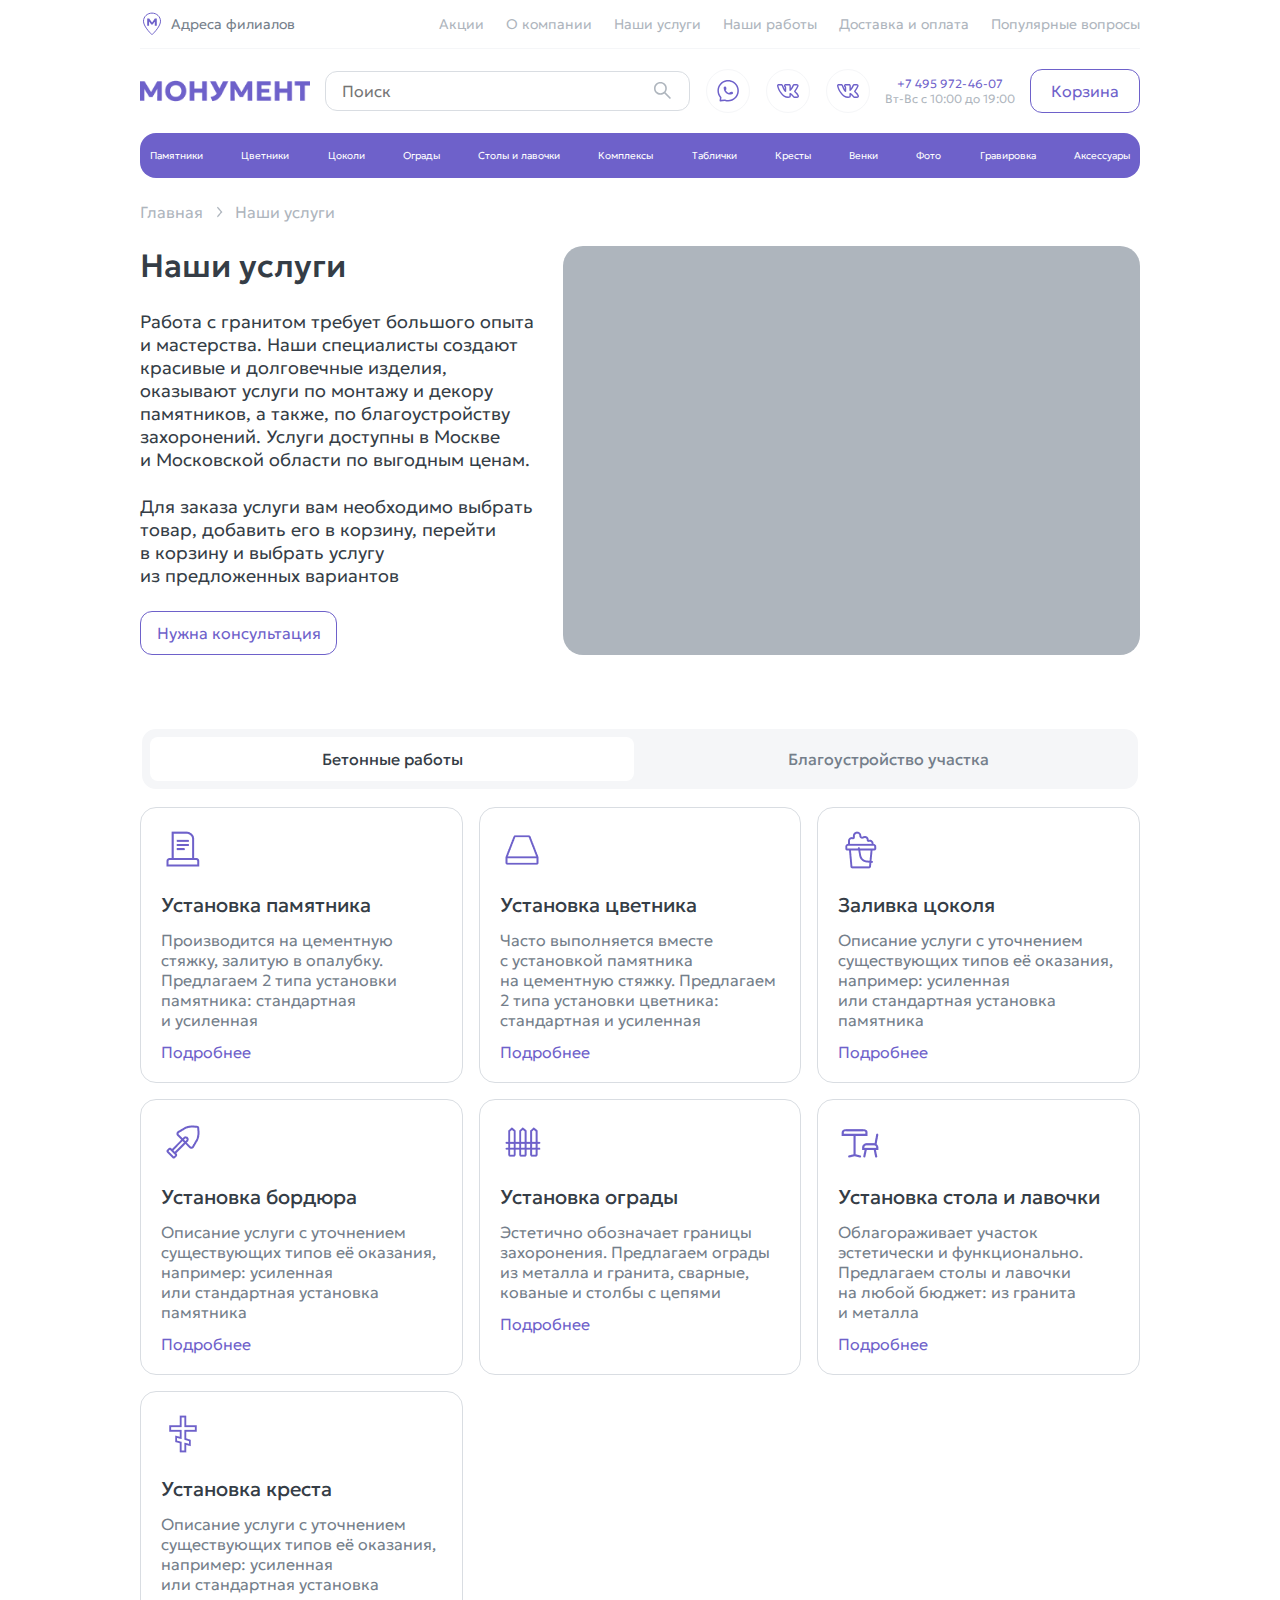
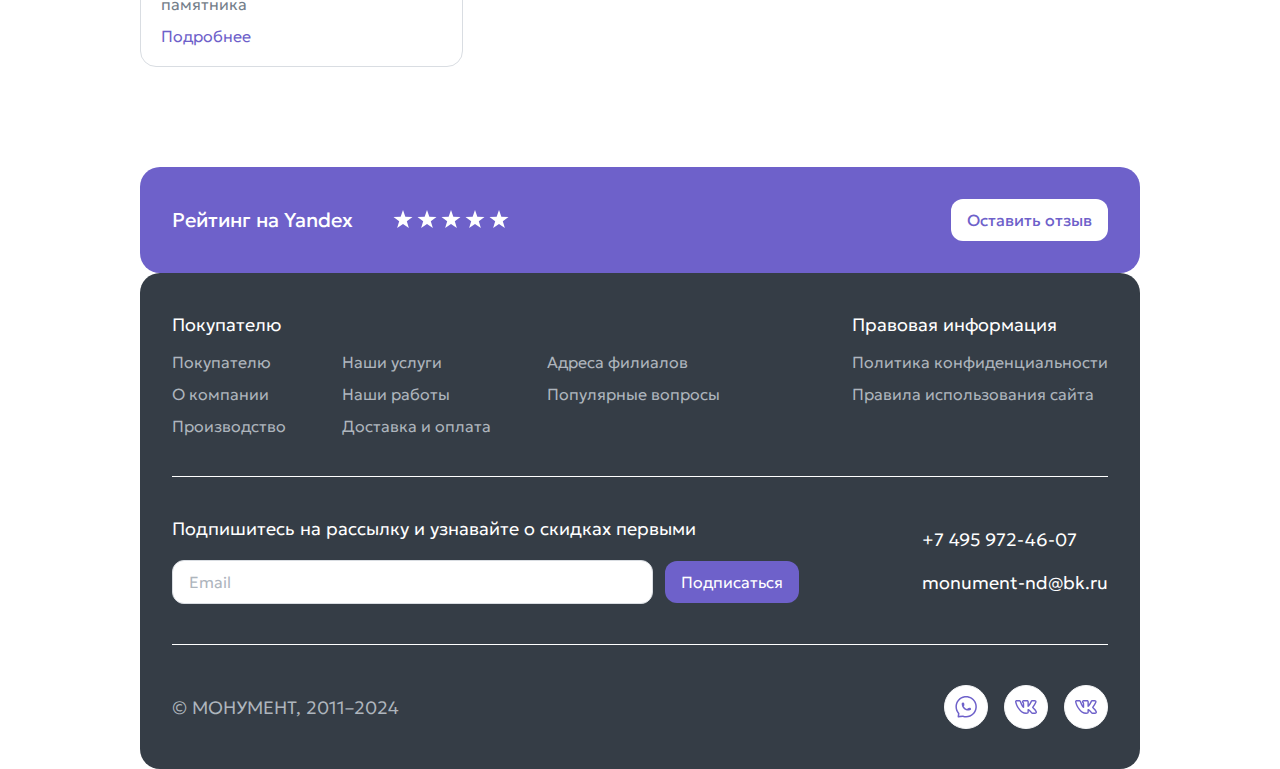
<file: services.html>
<!DOCTYPE html>
<html lang="en">

<head>
    <meta charset="UTF-8">
    <meta http-equiv="Content-Language" content="ru">
    <meta name="viewport" content="width=device-width, initial-scale=1.0">
    <meta content="" property="og:title" />
    <meta content="" name="description" />
    <meta content="" property="og:description" />
    <meta content="" name="keywords" />
    <meta content="article" property="og:type" />
    <meta content="https://prokras.net/" property="og:url" />
    <link rel="stylesheet" href="css/style.css">
    <title>Monument</title>
</head>

<body>

    <!-- head-cont start -->
    <div class="head-cont">
        <!-- head start -->
        <div class="head section">
            <div class="head-left">
                <svg width="24" height="24" viewBox="0 0 24 24" fill="none" xmlns="http://www.w3.org/2000/svg">
                    <path
                        d="M20.5 9.1501C20.5 11.5467 19.0181 14.3426 17.1967 16.8496C15.3924 19.3332 13.3283 21.4355 12.3038 22.4268C12.1299 22.5951 11.8701 22.5951 11.6962 22.4268C10.6717 21.4355 8.60761 19.3332 6.80326 16.8496C4.98188 14.3426 3.5 11.5467 3.5 9.1501C3.5 7.02362 4.38896 4.97871 5.98041 3.46683C7.57274 1.95413 9.73762 1.1001 12 1.1001C14.2624 1.1001 16.4273 1.95413 18.0196 3.46683C19.611 4.97871 20.5 7.02362 20.5 9.1501Z"
                        fill="white" stroke="#6E61CA" />
                    <path
                        d="M7.19995 13.8001V6.6001H9.18466L12.4946 11.1412L11.6733 11.1464L14.8215 6.6001H16.8V13.8001H14.7966L14.8339 8.78067L15.201 8.88867L12.6874 12.4424H11.3125L8.69937 8.88867L9.054 8.78067L9.09133 13.8001H7.19995Z"
                        fill="#6E61CA" />
                </svg>
                <p>Адреса филиалов</p>
            </div>
            <nav>
                <ul>
                    <li><a href="sales.html">Акции</a></li>
                    <li><a href="aboutCompany.html">О компании</a></li>
                    <li><a href="services.html">Наши услуги</a></li>
                    <li><a href>Наши работы</a></li>
                    <li><a href>Доставка и оплата</a></li>
                    <li><a href>Популярные вопросы</a></li>
                </ul>
            </nav>
        </div>
        <!-- head end -->
        <!-- cta start -->
        <div class="cta section">
            <div class="mob-logo">
                <svg class="burgerMenu-btn" width="24" height="24" viewBox="0 0 24 24" fill="none"
                    xmlns="http://www.w3.org/2000/svg">
                    <path d="M3 17.9321V16.3439H21V17.9321H3ZM3 12.7602V11.172H21V12.7602H3ZM3 7.58821V6H21V7.58821H3Z"
                        fill="#747E8A" />
                </svg>
                <svg class="burgerMenu-close" width="24" height="24" viewBox="0 0 24 24" fill="none"
                    xmlns="http://www.w3.org/2000/svg">
                    <path
                        d="M5.26703 20L4 18.733L10.733 12L4 5.26703L5.26703 4L12 10.733L18.733 4L20 5.26703L13.267 12L20 18.733L18.733 20L12 13.267L5.26703 20Z"
                        fill="#747E8A" />
                </svg>

                <img src="image/logo.png" alt="Logo">
            </div>
            <img src="image/logo.png" alt="Logo">
            <div class="cta__search">
                <input type="text" placeholder="Поиск">
                <div>
                    <svg width="24" height="24" viewBox="0 0 24 24" fill="none" xmlns="http://www.w3.org/2000/svg">
                        <path
                            d="M19.8936 20L14.3494 14.4558C13.8245 14.8892 13.2208 15.2284 12.5383 15.4734C11.8559 15.7183 11.1499 15.8408 10.4204 15.8408C8.62599 15.8408 7.10731 15.2195 5.86439 13.9769C4.62146 12.7343 4 11.216 4 9.42207C4 7.62809 4.6213 6.10925 5.86391 4.86554C7.10652 3.62185 8.62481 3 10.4188 3C12.2127 3 13.7316 3.62146 14.9753 4.86439C16.219 6.10731 16.8409 7.62599 16.8409 9.42041C16.8409 10.1701 16.715 10.8862 16.4633 11.5686C16.2116 12.2511 15.8757 12.8446 15.4558 13.3494L21 18.8936L19.8936 20ZM10.4204 14.2661C11.7732 14.2661 12.9189 13.7966 13.8578 12.8578C14.7966 11.9189 15.2661 10.7732 15.2661 9.42041C15.2661 8.06767 14.7966 6.92188 13.8578 5.98304C12.9189 5.0442 11.7732 4.57477 10.4204 4.57477C9.06767 4.57477 7.92188 5.0442 6.98304 5.98304C6.04421 6.92188 5.5748 8.06767 5.5748 9.42041C5.5748 10.7732 6.04421 11.9189 6.98304 12.8578C7.92188 13.7966 9.06767 14.2661 10.4204 14.2661Z"
                            fill="#AEB5BD" />
                    </svg>
                    <span></span>
                    <svg class="search-clear" width="24" height="24" viewBox="0 0 24 24" fill="none"
                        xmlns="http://www.w3.org/2000/svg">
                        <path
                            d="M5.26703 20L4 18.733L10.733 12L4 5.26703L5.26703 4L12 10.733L18.733 4L20 5.26703L13.267 12L20 18.733L18.733 20L12 13.267L5.26703 20Z"
                            fill="#AEB5BD" />
                    </svg>
                </div>
            </div>
            <div class="head_socials">
                <div>
                    <svg width="24" height="24" viewBox="0 0 24 24" fill="none" xmlns="http://www.w3.org/2000/svg">
                        <path fill-rule="evenodd" clip-rule="evenodd"
                            d="M17.2373 3.99066C15.3586 2.74843 13.0916 2.23476 10.8615 2.54598C8.63141 2.85719 6.59155 3.9719 5.12474 5.681C3.65791 7.3901 2.86498 9.57611 2.89483 11.8288C2.92469 14.0815 3.77527 16.2459 5.28691 17.9159C5.43458 18.079 5.50316 18.2988 5.47449 18.5169L5.16702 20.8564L8.78019 20.4128C8.8937 20.3988 9.00889 20.411 9.11696 20.4485C11.2449 21.1852 13.5684 21.1198 15.6514 20.2644C17.7344 19.409 19.4338 17.8225 20.4305 15.8025C21.4273 13.7825 21.6529 11.4679 21.0649 9.29311C20.477 7.1183 19.1159 5.23289 17.2373 3.99066ZM10.6542 1.06037C13.2462 0.698643 15.8812 1.29571 18.0646 2.73946C20.248 4.1832 21.8297 6.37434 22.5129 8.90164C23.1962 11.4289 22.934 14.1187 21.7757 16.4663C20.6173 18.8138 18.6423 20.6578 16.2212 21.652C13.8547 22.6238 11.2211 22.7183 8.79375 21.9224L4.38863 22.4633C4.15837 22.4915 3.92799 22.4117 3.76465 22.2469C3.60131 22.0822 3.52339 21.8511 3.55362 21.6211L3.94306 18.6579C2.33133 16.7559 1.4281 14.349 1.39496 11.8487C1.36027 9.23088 2.28172 6.69042 3.98647 4.70409C5.69122 2.71775 8.06209 1.4221 10.6542 1.06037ZM7.9382 7.91562C8.1513 7.64274 8.46411 7.46568 8.80782 7.42347C9.15153 7.38127 9.49788 7.4774 9.77067 7.69062C10.0434 7.90383 10.2203 8.21665 10.2625 8.56022L10.3979 9.66305C10.4401 10.0066 10.3442 10.3529 10.1311 10.6258C9.99384 10.8015 9.8153 10.9375 9.61378 11.0233C9.9274 11.7946 10.4389 12.4782 11.1061 12.9998C11.7732 13.5212 12.5597 13.8522 13.3833 13.9701C13.4177 13.7539 13.5064 13.5478 13.6436 13.3721C13.8567 13.0992 14.1695 12.9221 14.5132 12.8799L15.6155 12.7446C15.9593 12.7024 16.3056 12.7985 16.5784 13.0117C16.8512 13.225 17.0281 13.5378 17.0702 13.8813C17.1124 14.2249 17.0165 14.5712 16.8034 14.8441C16.5903 15.117 16.2775 15.294 15.9338 15.3362L14.8314 15.4716C13.172 15.6753 11.4998 15.2113 10.1824 14.1816C8.86505 13.1519 8.01054 11.641 7.80675 9.9812L7.67134 8.87838C7.62915 8.53481 7.7251 8.18849 7.9382 7.91562Z"
                            fill="#6E61CA" />
                    </svg>
                </div>
                <div>
                    <svg width="24" height="24" viewBox="0 0 24 24" fill="none" xmlns="http://www.w3.org/2000/svg">
                        <path fill-rule="evenodd" clip-rule="evenodd"
                            d="M22.8251 16.3961C22.3124 15.3655 21.6367 14.424 20.8241 13.6078C20.5523 13.3013 20.2677 13.0063 19.9711 12.7236L19.9352 12.6888C19.8251 12.5823 19.7164 12.4744 19.6091 12.3651C20.7201 10.8231 21.6707 9.17209 22.4462 7.43769L22.4773 7.36807L22.499 7.2947C22.6018 6.95322 22.7186 6.30413 22.3039 5.71712C21.8741 5.1113 21.187 5.00218 20.726 5.00218H18.6081C18.1646 4.98201 17.7261 5.10236 17.3554 5.34602C16.9846 5.58967 16.7005 5.94414 16.5439 6.35869C16.0881 7.44205 15.5174 8.47362 14.8416 9.43576V6.95886C14.8416 6.63902 14.8114 6.10281 14.4674 5.65127C14.0564 5.10942 13.4617 5.00218 13.0488 5.00218H9.68764C9.24904 4.99211 8.82336 5.15077 8.49875 5.44532C8.17414 5.73987 7.97548 6.14774 7.94389 6.58446L7.94107 6.62679V6.66912C7.94107 7.12537 8.12204 7.46214 8.26719 7.67381C8.33223 7.76882 8.40104 7.85536 8.44534 7.90992L8.45477 7.92215C8.50189 7.98048 8.533 8.01905 8.5641 8.06232C8.64705 8.17332 8.76487 8.34642 8.7988 8.79231V10.178C8.12409 9.05037 7.57086 7.85465 7.14837 6.6108L7.14083 6.5901L7.13329 6.57035C7.01829 6.27026 6.83449 5.83377 6.46595 5.50076C6.03614 5.11036 5.52715 5.00218 5.06435 5.00218H2.9153C2.44684 5.00218 1.88224 5.1113 1.46092 5.55438C1.04713 5.99087 1 6.5139 1 6.79047V6.91653L1.02639 7.03882C1.62144 9.79584 2.84765 12.378 4.60909 14.5833C5.4144 15.8508 6.50769 16.9109 7.80029 17.6778C9.09289 18.4447 10.5484 18.8967 12.0488 18.9972L12.0874 19H12.127C12.8113 19 13.5248 18.9407 14.0612 18.5842C14.7841 18.1026 14.8416 17.3641 14.8416 16.9953V15.9248C15.0273 16.0753 15.2573 16.2766 15.5391 16.5476C15.8803 16.8881 16.1518 17.1835 16.3846 17.4412L16.509 17.5786C16.69 17.7799 16.8681 17.9784 17.0302 18.1411C17.2338 18.3453 17.4855 18.5701 17.8003 18.7366C18.1425 18.9163 18.5016 18.9981 18.8824 18.9981H21.0324C21.4858 18.9981 22.1352 18.8909 22.5923 18.3622C23.09 17.7865 23.0523 17.08 22.8958 16.573L22.8676 16.4817L22.8251 16.3961ZM17.4337 16.4958C17.1415 16.1699 16.8408 15.8518 16.5316 15.5419L16.5288 15.5391C15.2497 14.3087 14.6531 14.0951 14.2308 14.0951C14.0055 14.0951 13.7576 14.1196 13.5965 14.3209C13.5239 14.4169 13.4763 14.5294 13.4579 14.6483C13.4352 14.7863 13.4251 14.9261 13.4278 15.0659V16.9953C13.4278 17.2352 13.3882 17.3359 13.2769 17.4093C13.129 17.508 12.8132 17.588 12.1355 17.588C10.8481 17.5006 9.59996 17.1094 8.49358 16.4468C7.38719 15.7841 6.45419 14.8689 5.77128 13.7762L5.76374 13.764L5.75431 13.7527C4.11341 11.7143 2.96982 9.3231 2.41385 6.7679C2.41762 6.64561 2.44401 6.57129 2.48737 6.52613C2.53167 6.4791 2.64007 6.41325 2.9153 6.41325H5.06435C5.30282 6.41325 5.42724 6.46593 5.51678 6.54589C5.61669 6.63808 5.7053 6.7933 5.81086 7.06987C6.3387 8.61828 7.05128 10.067 7.7271 11.1319C8.06454 11.6634 8.39633 12.1064 8.69606 12.4197C8.84593 12.5759 8.99203 12.7057 9.13247 12.7979C9.26726 12.8863 9.4209 12.9569 9.57925 12.9569C9.66219 12.9569 9.75928 12.9474 9.85259 12.907C9.95337 12.8626 10.0363 12.7857 10.0882 12.6888C10.1853 12.5119 10.2127 12.2513 10.2127 11.9098V8.73681C10.1627 7.96731 9.92988 7.53364 9.70367 7.22603C9.65785 7.1645 9.61071 7.10396 9.56228 7.04447L9.55003 7.02942C9.50983 6.98069 9.47148 6.93049 9.43504 6.8789C9.38864 6.82138 9.36071 6.75121 9.35492 6.67759C9.36231 6.60284 9.39805 6.53373 9.45482 6.48442C9.51159 6.4351 9.5851 6.4093 9.66031 6.41231H13.0488C13.243 6.41231 13.308 6.45934 13.341 6.50356C13.3882 6.5647 13.4278 6.6917 13.4278 6.95886V11.2184C13.4278 11.7245 13.6615 12.0669 14.0008 12.0669C14.3911 12.0669 14.6729 11.8308 15.1649 11.3398L15.1734 11.3304L15.1809 11.3219C16.2846 9.97882 17.1864 8.48242 17.8578 6.87984L17.8616 6.86855C17.912 6.72696 18.0075 6.60573 18.1335 6.52335C18.2594 6.44098 18.4089 6.40198 18.5591 6.41231H20.727C21.0211 6.41231 21.1172 6.48757 21.1493 6.53178C21.1823 6.57881 21.2058 6.67947 21.1493 6.87702C20.375 8.60451 19.4179 10.2444 18.2942 11.7687L18.2867 11.78C18.1783 11.9465 18.0586 12.1309 18.0416 12.3416C18.0228 12.5693 18.1208 12.7753 18.2933 12.9973C18.4186 13.1817 18.6779 13.4347 18.9408 13.6916L18.9653 13.716C19.2406 13.9851 19.5394 14.2767 19.7788 14.5589L19.7854 14.5655L19.792 14.573C20.5059 15.2837 21.0995 16.1053 21.5499 17.0057C21.6215 17.2503 21.5781 17.3763 21.5216 17.4412C21.4565 17.5165 21.3104 17.587 21.0333 17.587H18.8824C18.7358 17.5906 18.5907 17.5566 18.4611 17.4883C18.3021 17.396 18.1579 17.2806 18.0331 17.1459C17.8983 17.0113 17.7523 16.8486 17.5732 16.6501L17.4337 16.4958Z"
                            fill="#6E61CA" />
                    </svg>
                </div>
                <div>
                    <svg width="24" height="24" viewBox="0 0 24 24" fill="none" xmlns="http://www.w3.org/2000/svg">
                        <path fill-rule="evenodd" clip-rule="evenodd"
                            d="M22.8251 16.3961C22.3124 15.3655 21.6367 14.424 20.8241 13.6078C20.5523 13.3013 20.2677 13.0063 19.9711 12.7236L19.9352 12.6888C19.8251 12.5823 19.7164 12.4744 19.6091 12.3651C20.7201 10.8231 21.6707 9.17209 22.4462 7.43769L22.4773 7.36807L22.499 7.2947C22.6018 6.95322 22.7186 6.30413 22.3039 5.71712C21.8741 5.1113 21.187 5.00218 20.726 5.00218H18.6081C18.1646 4.98201 17.7261 5.10236 17.3554 5.34602C16.9846 5.58967 16.7005 5.94414 16.5439 6.35869C16.0881 7.44205 15.5174 8.47362 14.8416 9.43576V6.95886C14.8416 6.63902 14.8114 6.10281 14.4674 5.65127C14.0564 5.10942 13.4617 5.00218 13.0488 5.00218H9.68764C9.24904 4.99211 8.82336 5.15077 8.49875 5.44532C8.17414 5.73987 7.97548 6.14774 7.94389 6.58446L7.94107 6.62679V6.66912C7.94107 7.12537 8.12204 7.46214 8.26719 7.67381C8.33223 7.76882 8.40104 7.85536 8.44534 7.90992L8.45477 7.92215C8.50189 7.98048 8.533 8.01905 8.5641 8.06232C8.64705 8.17332 8.76487 8.34642 8.7988 8.79231V10.178C8.12409 9.05037 7.57086 7.85465 7.14837 6.6108L7.14083 6.5901L7.13329 6.57035C7.01829 6.27026 6.83449 5.83377 6.46595 5.50076C6.03614 5.11036 5.52715 5.00218 5.06435 5.00218H2.9153C2.44684 5.00218 1.88224 5.1113 1.46092 5.55438C1.04713 5.99087 1 6.5139 1 6.79047V6.91653L1.02639 7.03882C1.62144 9.79584 2.84765 12.378 4.60909 14.5833C5.4144 15.8508 6.50769 16.9109 7.80029 17.6778C9.09289 18.4447 10.5484 18.8967 12.0488 18.9972L12.0874 19H12.127C12.8113 19 13.5248 18.9407 14.0612 18.5842C14.7841 18.1026 14.8416 17.3641 14.8416 16.9953V15.9248C15.0273 16.0753 15.2573 16.2766 15.5391 16.5476C15.8803 16.8881 16.1518 17.1835 16.3846 17.4412L16.509 17.5786C16.69 17.7799 16.8681 17.9784 17.0302 18.1411C17.2338 18.3453 17.4855 18.5701 17.8003 18.7366C18.1425 18.9163 18.5016 18.9981 18.8824 18.9981H21.0324C21.4858 18.9981 22.1352 18.8909 22.5923 18.3622C23.09 17.7865 23.0523 17.08 22.8958 16.573L22.8676 16.4817L22.8251 16.3961ZM17.4337 16.4958C17.1415 16.1699 16.8408 15.8518 16.5316 15.5419L16.5288 15.5391C15.2497 14.3087 14.6531 14.0951 14.2308 14.0951C14.0055 14.0951 13.7576 14.1196 13.5965 14.3209C13.5239 14.4169 13.4763 14.5294 13.4579 14.6483C13.4352 14.7863 13.4251 14.9261 13.4278 15.0659V16.9953C13.4278 17.2352 13.3882 17.3359 13.2769 17.4093C13.129 17.508 12.8132 17.588 12.1355 17.588C10.8481 17.5006 9.59996 17.1094 8.49358 16.4468C7.38719 15.7841 6.45419 14.8689 5.77128 13.7762L5.76374 13.764L5.75431 13.7527C4.11341 11.7143 2.96982 9.3231 2.41385 6.7679C2.41762 6.64561 2.44401 6.57129 2.48737 6.52613C2.53167 6.4791 2.64007 6.41325 2.9153 6.41325H5.06435C5.30282 6.41325 5.42724 6.46593 5.51678 6.54589C5.61669 6.63808 5.7053 6.7933 5.81086 7.06987C6.3387 8.61828 7.05128 10.067 7.7271 11.1319C8.06454 11.6634 8.39633 12.1064 8.69606 12.4197C8.84593 12.5759 8.99203 12.7057 9.13247 12.7979C9.26726 12.8863 9.4209 12.9569 9.57925 12.9569C9.66219 12.9569 9.75928 12.9474 9.85259 12.907C9.95337 12.8626 10.0363 12.7857 10.0882 12.6888C10.1853 12.5119 10.2127 12.2513 10.2127 11.9098V8.73681C10.1627 7.96731 9.92988 7.53364 9.70367 7.22603C9.65785 7.1645 9.61071 7.10396 9.56228 7.04447L9.55003 7.02942C9.50983 6.98069 9.47148 6.93049 9.43504 6.8789C9.38864 6.82138 9.36071 6.75121 9.35492 6.67759C9.36231 6.60284 9.39805 6.53373 9.45482 6.48442C9.51159 6.4351 9.5851 6.4093 9.66031 6.41231H13.0488C13.243 6.41231 13.308 6.45934 13.341 6.50356C13.3882 6.5647 13.4278 6.6917 13.4278 6.95886V11.2184C13.4278 11.7245 13.6615 12.0669 14.0008 12.0669C14.3911 12.0669 14.6729 11.8308 15.1649 11.3398L15.1734 11.3304L15.1809 11.3219C16.2846 9.97882 17.1864 8.48242 17.8578 6.87984L17.8616 6.86855C17.912 6.72696 18.0075 6.60573 18.1335 6.52335C18.2594 6.44098 18.4089 6.40198 18.5591 6.41231H20.727C21.0211 6.41231 21.1172 6.48757 21.1493 6.53178C21.1823 6.57881 21.2058 6.67947 21.1493 6.87702C20.375 8.60451 19.4179 10.2444 18.2942 11.7687L18.2867 11.78C18.1783 11.9465 18.0586 12.1309 18.0416 12.3416C18.0228 12.5693 18.1208 12.7753 18.2933 12.9973C18.4186 13.1817 18.6779 13.4347 18.9408 13.6916L18.9653 13.716C19.2406 13.9851 19.5394 14.2767 19.7788 14.5589L19.7854 14.5655L19.792 14.573C20.5059 15.2837 21.0995 16.1053 21.5499 17.0057C21.6215 17.2503 21.5781 17.3763 21.5216 17.4412C21.4565 17.5165 21.3104 17.587 21.0333 17.587H18.8824C18.7358 17.5906 18.5907 17.5566 18.4611 17.4883C18.3021 17.396 18.1579 17.2806 18.0331 17.1459C17.8983 17.0113 17.7523 16.8486 17.5732 16.6501L17.4337 16.4958Z"
                            fill="#6E61CA" />
                    </svg>
                </div>
            </div>
            <div class="work_time">
                <p>+7 495 972-46-07</p>
                <span>Вт-Вс с 10:00 до 19:00</span>
            </div>
            <button class="basket_button">Корзина</button>
            <div class="mob-head-btns">
                <svg class="search-btn" width="24" height="24" viewBox="0 0 24 24" fill="none" xmlns="http://www.w3.org/2000/svg">
                    <path
                        d="M19.8936 20L14.3494 14.4558C13.8245 14.8892 13.2208 15.2284 12.5383 15.4734C11.8559 15.7183 11.1499 15.8408 10.4204 15.8408C8.62599 15.8408 7.10731 15.2195 5.86439 13.9769C4.62146 12.7343 4 11.216 4 9.42207C4 7.62809 4.6213 6.10925 5.86391 4.86554C7.10652 3.62185 8.62481 3 10.4188 3C12.2127 3 13.7316 3.62146 14.9753 4.86439C16.219 6.10731 16.8409 7.62599 16.8409 9.42041C16.8409 10.1701 16.715 10.8862 16.4633 11.5686C16.2116 12.2511 15.8757 12.8446 15.4558 13.3494L21 18.8936L19.8936 20ZM10.4204 14.2661C11.7732 14.2661 12.9189 13.7966 13.8578 12.8578C14.7966 11.9189 15.2661 10.7732 15.2661 9.42041C15.2661 8.06767 14.7966 6.92188 13.8578 5.98304C12.9189 5.0442 11.7732 4.57477 10.4204 4.57477C9.06767 4.57477 7.92188 5.0442 6.98304 5.98304C6.04421 6.92188 5.5748 8.06767 5.5748 9.42041C5.5748 10.7732 6.04421 11.9189 6.98304 12.8578C7.92188 13.7966 9.06767 14.2661 10.4204 14.2661Z"
                        fill="#747E8A" />
                </svg>

                <svg class="contact-modal_open" width="24" height="24" viewBox="0 0 24 24" fill="none"
                    xmlns="http://www.w3.org/2000/svg">
                    <path
                        d="M19.9403 21C18.0557 21 16.1625 20.5618 14.2606 19.6855C12.3586 18.8092 10.6112 17.573 9.01828 15.9769C7.42532 14.3807 6.19071 12.6333 5.31442 10.7346C4.43814 8.83588 4 6.94423 4 5.05963C4 4.75688 4.1 4.50458 4.3 4.30275C4.5 4.10092 4.75 4 5.05 4H8.3115C8.56407 4 8.78682 4.08238 8.97977 4.24713C9.17272 4.41188 9.29548 4.6154 9.34803 4.8577L9.9211 7.79998C9.96085 8.07306 9.95252 8.30768 9.8961 8.50383C9.8397 8.69998 9.73842 8.86472 9.59225 8.99805L7.28265 11.2461C7.65445 11.9269 8.07913 12.5708 8.5567 13.1779C9.03427 13.7849 9.55125 14.3647 10.1077 14.9173C10.6564 15.466 11.2397 15.9756 11.8577 16.4462C12.4756 16.9167 13.1429 17.3545 13.8596 17.7596L16.1038 15.4962C16.2602 15.3333 16.4497 15.2192 16.6721 15.1539C16.8945 15.0885 17.1256 15.0724 17.3654 15.1058L20.1423 15.6712C20.3948 15.7378 20.6009 15.8667 20.7605 16.0577C20.9201 16.2487 21 16.4654 21 16.7077V19.95C21 20.25 20.899 20.5 20.6972 20.7C20.4954 20.9 20.2431 21 19.9403 21ZM6.57305 9.82693L8.35768 8.11923C8.38973 8.09358 8.41056 8.05832 8.42018 8.01345C8.42979 7.96857 8.42819 7.9269 8.41538 7.88845L7.98075 5.65383C7.96793 5.60254 7.9455 5.56408 7.91345 5.53845C7.8814 5.5128 7.83973 5.49998 7.78845 5.49998H5.64997C5.61152 5.49998 5.57948 5.5128 5.55383 5.53845C5.52818 5.56408 5.51535 5.59613 5.51535 5.6346C5.56663 6.31793 5.67849 7.01217 5.85092 7.7173C6.02337 8.42243 6.26408 9.12564 6.57305 9.82693ZM15.273 18.4692C15.9359 18.7782 16.6272 19.0144 17.3471 19.1779C18.067 19.3413 18.7397 19.4384 19.3654 19.4692C19.4038 19.4692 19.4359 19.4564 19.4615 19.4308C19.4872 19.4051 19.5 19.373 19.5 19.3346V17.2308C19.5 17.1795 19.4872 17.1378 19.4615 17.1057C19.4359 17.0737 19.3974 17.0512 19.3461 17.0384L17.2461 16.6115C17.2077 16.5987 17.174 16.5971 17.1452 16.6067C17.1163 16.6163 17.0859 16.6372 17.0538 16.6692L15.273 18.4692Z"
                        fill="#747E8A" />
                </svg>
                <svg width="24" height="24" viewBox="0 0 24 24" fill="none" xmlns="http://www.w3.org/2000/svg">
                    <path fill-rule="evenodd" clip-rule="evenodd"
                        d="M5.99982 2.25H2.99982V3.75H5.24982V4.99381V5.00773V16.3542C4.80227 16.4811 4.39006 16.7207 4.05527 17.0555C3.53955 17.5712 3.24982 18.2707 3.24982 19C3.24982 19.7293 3.53955 20.4288 4.05527 20.9445C4.571 21.4603 5.27047 21.75 5.99982 21.75C6.72916 21.75 7.42864 21.4603 7.94436 20.9445C8.46009 20.4288 8.74982 19.7293 8.74982 19C8.74982 18.5614 8.64503 18.1335 8.44931 17.75H14.5503C14.3546 18.1335 14.2498 18.5614 14.2498 19C14.2498 19.7293 14.5395 20.4288 15.0553 20.9445C15.571 21.4603 16.2705 21.75 16.9998 21.75C17.7292 21.75 18.4286 21.4603 18.9444 20.9445C19.4601 20.4288 19.7498 19.7293 19.7498 19C19.7498 18.2707 19.4601 17.5712 18.9444 17.0555C18.4286 16.5397 17.7292 16.25 16.9998 16.25H6.74982V13.75H18.9998C19.3731 13.75 19.6895 13.4756 19.7423 13.1061L20.7423 6.10607C20.7717 5.90006 20.7142 5.69108 20.5836 5.52911C20.4529 5.36714 20.2608 5.26673 20.0533 5.25191L6.74982 4.30166V3C6.74982 2.58579 6.41403 2.25 5.99982 2.25ZM6.74982 5.80548V12.25H18.3493L19.1435 6.69075L6.74982 5.80548ZM5.99982 17.75C5.6683 17.75 5.35035 17.8817 5.11593 18.1161C4.88151 18.3505 4.74982 18.6685 4.74982 19C4.74982 19.3315 4.88151 19.6495 5.11593 19.8839C5.35035 20.1183 5.6683 20.25 5.99982 20.25C6.33134 20.25 6.64928 20.1183 6.8837 19.8839C7.11812 19.6495 7.24982 19.3315 7.24982 19C7.24982 18.6685 7.11812 18.3505 6.8837 18.1161C6.64928 17.8817 6.33134 17.75 5.99982 17.75ZM16.9998 17.75C16.6683 17.75 16.3504 17.8817 16.1159 18.1161C15.8815 18.3505 15.7498 18.6685 15.7498 19C15.7498 19.3315 15.8815 19.6495 16.1159 19.8839C16.3504 20.1183 16.6683 20.25 16.9998 20.25C17.3313 20.25 17.6493 20.1183 17.8837 19.8839C18.1181 19.6495 18.2498 19.3315 18.2498 19C18.2498 18.6685 18.1181 18.3505 17.8837 18.1161C17.6493 17.8817 17.3313 17.75 16.9998 17.75Z"
                        fill="#747E8A" />
                </svg>
            </div>
        </div>
        <!-- cta end -->

        <!-- head filter start -->
        <div class="head-filter section">
            <ul>
                <li>Памятники</li>
                <li>Цветники</li>
                <li>Цоколи</li>
                <li>Ограды</li>
                <li>Столы и лавочки</li>
                <li>Комплексы</li>
                <li>Таблички</li>
                <li>Кресты</li>
                <li>Венки</li>
                <li>Фото</li>
                <li>Гравировка</li>
                <li>Аксессуары</li>
            </ul>
        </div>
        <!-- head filter end -->

        <div class="head-filter__block section">
            <div>
                <div class="head-filter__block-content">
                    <h3>Все памятники</h3>

                    <div class="head-filter__item">
                        <div>
                            <a href>Имя подкатегории</a>
                            <a href>Имя подкатегории</a>
                            <a href>Имя подкатегории</a>
                            <a href>Имя подкатегории</a>
                            <a href>Имя подкатегории</a>
                            <a href>Имя подкатегории</a>
                        </div>
                        <div>
                            <a href>Имя подкатегории</a>
                            <a href>Имя подкатегории</a>
                            <a href>Имя подкатегории</a>
                            <a href>Имя подкатегории</a>
                            <a href>Имя подкатегории</a>
                            <a href>Имя подкатегории</a>
                        </div>
                    </div>
                    <h3 class="constructor">Конструктор памятников</h3>
                </div>
                <div class="head-filter__block-content head-filter__recomends">
                    <h3>Также рекомендуем</h3>

                    <div class="head-filter__item">
                        <div>
                            <a href>Кресты</a>
                            <a href>Венки</a>
                            <a href>Ритуальные таблички</a>
                            <a href>Фото на памятник</a>
                            <a href>Вазы из гранита</a>
                            <a href>Склепы</a>
                        </div>
                    </div>
                </div>
                <div class="head-filter__picture">

                </div>
            </div>
            <div>
                <div class="head-filter__block-content">
                    <h3>Все Цветники</h3>

                    <div class="head-filter__item">
                        <div>
                            <a href>Имя подкатегории</a>
                            <a href>Имя подкатегории</a>
                            <a href>Имя подкатегории</a>
                            <a href>Имя подкатегории</a>
                            <a href>Имя подкатегории</a>
                            <a href>Имя подкатегории</a>
                        </div>
                        <div>
                            <a href>Имя подкатегории</a>
                            <a href>Имя подкатегории</a>
                            <a href>Имя подкатегории</a>
                            <a href>Имя подкатегории</a>
                            <a href>Имя подкатегории</a>
                            <a href>Имя подкатегории</a>
                        </div>
                    </div>
                    <h3 class="constructor">Конструктор памятников</h3>
                </div>
                <div class="head-filter__block-content head-filter__recomends">
                    <h3>Также рекомендуем</h3>

                    <div class="head-filter__item">
                        <div>
                            <a href>Кресты</a>
                            <a href>Венки</a>
                            <a href>Ритуальные таблички</a>
                            <a href>Фото на памятник</a>
                            <a href>Вазы из гранита</a>
                            <a href>Склепы</a>
                        </div>
                    </div>
                </div>
                <div class="head-filter__picture">

                </div>
            </div>
            <div>
                <div class="head-filter__block-content">
                    <h3>Все Цветники</h3>

                    <div class="head-filter__item">
                        <div>
                            <a href>Имя подкатегории</a>
                            <a href>Имя подкатегории</a>
                            <a href>Имя подкатегории</a>
                            <a href>Имя подкатегории</a>
                            <a href>Имя подкатегории</a>
                            <a href>Имя подкатегории</a>
                        </div>
                        <div>
                            <a href>Имя подкатегории</a>
                            <a href>Имя подкатегории</a>
                            <a href>Имя подкатегории</a>
                            <a href>Имя подкатегории</a>
                            <a href>Имя подкатегории</a>
                            <a href>Имя подкатегории</a>
                        </div>
                    </div>
                    <h3 class="constructor">Конструктор памятников</h3>
                </div>
                <div class="head-filter__block-content head-filter__recomends">
                    <h3>Также рекомендуем</h3>

                    <div class="head-filter__item">
                        <div>
                            <a href>Кресты</a>
                            <a href>Венки</a>
                            <a href>Ритуальные таблички</a>
                            <a href>Фото на памятник</a>
                            <a href>Вазы из гранита</a>
                            <a href>Склепы</a>
                        </div>
                    </div>
                </div>
                <div class="head-filter__picture">

                </div>
            </div>
            <div>
                <div class="head-filter__block-content">
                    <h3>Все Цветники</h3>

                    <div class="head-filter__item">
                        <div>
                            <a href>Имя подкатегории</a>
                            <a href>Имя подкатегории</a>
                            <a href>Имя подкатегории</a>
                            <a href>Имя подкатегории</a>
                            <a href>Имя подкатегории</a>
                            <a href>Имя подкатегории</a>
                        </div>
                        <div>
                            <a href>Имя подкатегории</a>
                            <a href>Имя подкатегории</a>
                            <a href>Имя подкатегории</a>
                            <a href>Имя подкатегории</a>
                            <a href>Имя подкатегории</a>
                            <a href>Имя подкатегории</a>
                        </div>
                    </div>
                    <h3 class="constructor">Конструктор памятников</h3>
                </div>
                <div class="head-filter__block-content head-filter__recomends">
                    <h3>Также рекомендуем</h3>

                    <div class="head-filter__item">
                        <div>
                            <a href>Кресты</a>
                            <a href>Венки</a>
                            <a href>Ритуальные таблички</a>
                            <a href>Фото на памятник</a>
                            <a href>Вазы из гранита</a>
                            <a href>Склепы</a>
                        </div>
                    </div>
                </div>
                <div class="head-filter__picture">

                </div>
            </div>
            <div>
                <div class="head-filter__block-content">
                    <h3>Все Цветники</h3>

                    <div class="head-filter__item">
                        <div>
                            <a href>Имя подкатегории</a>
                            <a href>Имя подкатегории</a>
                            <a href>Имя подкатегории</a>
                            <a href>Имя подкатегории</a>
                            <a href>Имя подкатегории</a>
                            <a href>Имя подкатегории</a>
                        </div>
                        <div>
                            <a href>Имя подкатегории</a>
                            <a href>Имя подкатегории</a>
                            <a href>Имя подкатегории</a>
                            <a href>Имя подкатегории</a>
                            <a href>Имя подкатегории</a>
                            <a href>Имя подкатегории</a>
                        </div>
                    </div>
                    <h3 class="constructor">Конструктор памятников</h3>
                </div>
                <div class="head-filter__block-content head-filter__recomends">
                    <h3>Также рекомендуем</h3>

                    <div class="head-filter__item">
                        <div>
                            <a href>Кресты</a>
                            <a href>Венки</a>
                            <a href>Ритуальные таблички</a>
                            <a href>Фото на памятник</a>
                            <a href>Вазы из гранита</a>
                            <a href>Склепы</a>
                        </div>
                    </div>
                </div>
                <div class="head-filter__picture">

                </div>
            </div>
            <div>
                <div class="head-filter__block-content">
                    <h3>Все Цветники</h3>

                    <div class="head-filter__item">
                        <div>
                            <a href>Имя подкатегории</a>
                            <a href>Имя подкатегории</a>
                            <a href>Имя подкатегории</a>
                            <a href>Имя подкатегории</a>
                            <a href>Имя подкатегории</a>
                            <a href>Имя подкатегории</a>
                        </div>
                        <div>
                            <a href>Имя подкатегории</a>
                            <a href>Имя подкатегории</a>
                            <a href>Имя подкатегории</a>
                            <a href>Имя подкатегории</a>
                            <a href>Имя подкатегории</a>
                            <a href>Имя подкатегории</a>
                        </div>
                    </div>
                    <h3 class="constructor">Конструктор памятников</h3>
                </div>
                <div class="head-filter__block-content head-filter__recomends">
                    <h3>Также рекомендуем</h3>

                    <div class="head-filter__item">
                        <div>
                            <a href>Кресты</a>
                            <a href>Венки</a>
                            <a href>Ритуальные таблички</a>
                            <a href>Фото на памятник</a>
                            <a href>Вазы из гранита</a>
                            <a href>Склепы</a>
                        </div>
                    </div>
                </div>
                <div class="head-filter__picture">

                </div>
            </div>
            <div>
                <div class="head-filter__block-content">
                    <h3>Все Цветники</h3>

                    <div class="head-filter__item">
                        <div>
                            <a href>Имя подкатегории</a>
                            <a href>Имя подкатегории</a>
                            <a href>Имя подкатегории</a>
                            <a href>Имя подкатегории</a>
                            <a href>Имя подкатегории</a>
                            <a href>Имя подкатегории</a>
                        </div>
                        <div>
                            <a href>Имя подкатегории</a>
                            <a href>Имя подкатегории</a>
                            <a href>Имя подкатегории</a>
                            <a href>Имя подкатегории</a>
                            <a href>Имя подкатегории</a>
                            <a href>Имя подкатегории</a>
                        </div>
                    </div>
                    <h3 class="constructor">Конструктор памятников</h3>
                </div>
                <div class="head-filter__block-content head-filter__recomends">
                    <h3>Также рекомендуем</h3>

                    <div class="head-filter__item">
                        <div>
                            <a href>Кресты</a>
                            <a href>Венки</a>
                            <a href>Ритуальные таблички</a>
                            <a href>Фото на памятник</a>
                            <a href>Вазы из гранита</a>
                            <a href>Склепы</a>
                        </div>
                    </div>
                </div>
                <div class="head-filter__picture">

                </div>
            </div>
            <div>
                <div class="head-filter__block-content">
                    <h3>Все Цветники</h3>

                    <div class="head-filter__item">
                        <div>
                            <a href>Имя подкатегории</a>
                            <a href>Имя подкатегории</a>
                            <a href>Имя подкатегории</a>
                            <a href>Имя подкатегории</a>
                            <a href>Имя подкатегории</a>
                            <a href>Имя подкатегории</a>
                        </div>
                        <div>
                            <a href>Имя подкатегории</a>
                            <a href>Имя подкатегории</a>
                            <a href>Имя подкатегории</a>
                            <a href>Имя подкатегории</a>
                            <a href>Имя подкатегории</a>
                            <a href>Имя подкатегории</a>
                        </div>
                    </div>
                    <h3 class="constructor">Конструктор памятников</h3>
                </div>
                <div class="head-filter__block-content head-filter__recomends">
                    <h3>Также рекомендуем</h3>

                    <div class="head-filter__item">
                        <div>
                            <a href>Кресты</a>
                            <a href>Венки</a>
                            <a href>Ритуальные таблички</a>
                            <a href>Фото на памятник</a>
                            <a href>Вазы из гранита</a>
                            <a href>Склепы</a>
                        </div>
                    </div>
                </div>
                <div class="head-filter__picture">

                </div>
            </div>
            <div>
                <div class="head-filter__block-content">
                    <h3>Все Цветники</h3>

                    <div class="head-filter__item">
                        <div>
                            <a href>Имя подкатегории</a>
                            <a href>Имя подкатегории</a>
                            <a href>Имя подкатегории</a>
                            <a href>Имя подкатегории</a>
                            <a href>Имя подкатегории</a>
                            <a href>Имя подкатегории</a>
                        </div>
                        <div>
                            <a href>Имя подкатегории</a>
                            <a href>Имя подкатегории</a>
                            <a href>Имя подкатегории</a>
                            <a href>Имя подкатегории</a>
                            <a href>Имя подкатегории</a>
                            <a href>Имя подкатегории</a>
                        </div>
                    </div>
                    <h3 class="constructor">Конструктор памятников</h3>
                </div>
                <div class="head-filter__block-content head-filter__recomends">
                    <h3>Также рекомендуем</h3>

                    <div class="head-filter__item">
                        <div>
                            <a href>Кресты</a>
                            <a href>Венки</a>
                            <a href>Ритуальные таблички</a>
                            <a href>Фото на памятник</a>
                            <a href>Вазы из гранита</a>
                            <a href>Склепы</a>
                        </div>
                    </div>
                </div>
                <div class="head-filter__picture">

                </div>
            </div>
            <div>
                <div class="head-filter__block-content">
                    <h3>Все Цветники</h3>

                    <div class="head-filter__item">
                        <div>
                            <a href>Имя подкатегории</a>
                            <a href>Имя подкатегории</a>
                            <a href>Имя подкатегории</a>
                            <a href>Имя подкатегории</a>
                            <a href>Имя подкатегории</a>
                            <a href>Имя подкатегории</a>
                        </div>
                        <div>
                            <a href>Имя подкатегории</a>
                            <a href>Имя подкатегории</a>
                            <a href>Имя подкатегории</a>
                            <a href>Имя подкатегории</a>
                            <a href>Имя подкатегории</a>
                            <a href>Имя подкатегории</a>
                        </div>
                    </div>
                    <h3 class="constructor">Конструктор памятников</h3>
                </div>
                <div class="head-filter__block-content head-filter__recomends">
                    <h3>Также рекомендуем</h3>

                    <div class="head-filter__item">
                        <div>
                            <a href>Кресты</a>
                            <a href>Венки</a>
                            <a href>Ритуальные таблички</a>
                            <a href>Фото на памятник</a>
                            <a href>Вазы из гранита</a>
                            <a href>Склепы</a>
                        </div>
                    </div>
                </div>
                <div class="head-filter__picture">

                </div>
            </div>
            <div>
                <div class="head-filter__block-content">
                    <h3>Все Цветники</h3>

                    <div class="head-filter__item">
                        <div>
                            <a href>Имя подкатегории</a>
                            <a href>Имя подкатегории</a>
                            <a href>Имя подкатегории</a>
                            <a href>Имя подкатегории</a>
                            <a href>Имя подкатегории</a>
                            <a href>Имя подкатегории</a>
                        </div>
                        <div>
                            <a href>Имя подкатегории</a>
                            <a href>Имя подкатегории</a>
                            <a href>Имя подкатегории</a>
                            <a href>Имя подкатегории</a>
                            <a href>Имя подкатегории</a>
                            <a href>Имя подкатегории</a>
                        </div>
                    </div>
                    <h3 class="constructor">Конструктор памятников</h3>
                </div>
                <div class="head-filter__block-content head-filter__recomends">
                    <h3>Также рекомендуем</h3>

                    <div class="head-filter__item">
                        <div>
                            <a href>Кресты</a>
                            <a href>Венки</a>
                            <a href>Ритуальные таблички</a>
                            <a href>Фото на памятник</a>
                            <a href>Вазы из гранита</a>
                            <a href>Склепы</a>
                        </div>
                    </div>
                </div>
                <div class="head-filter__picture">

                </div>
            </div>
            <div>
                <div class="head-filter__block-content">
                    <h3>Все Цветники</h3>

                    <div class="head-filter__item">
                        <div>
                            <a href>Имя подкатегории</a>
                            <a href>Имя подкатегории</a>
                            <a href>Имя подкатегории</a>
                            <a href>Имя подкатегории</a>
                            <a href>Имя подкатегории</a>
                            <a href>Имя подкатегории</a>
                        </div>
                        <div>
                            <a href>Имя подкатегории</a>
                            <a href>Имя подкатегории</a>
                            <a href>Имя подкатегории</a>
                            <a href>Имя подкатегории</a>
                            <a href>Имя подкатегории</a>
                            <a href>Имя подкатегории</a>
                        </div>
                    </div>
                    <h3 class="constructor">Конструктор памятников</h3>
                </div>
                <div class="head-filter__block-content head-filter__recomends">
                    <h3>Также рекомендуем</h3>

                    <div class="head-filter__item">
                        <div>
                            <a href>Кресты</a>
                            <a href>Венки</a>
                            <a href>Ритуальные таблички</a>
                            <a href>Фото на памятник</a>
                            <a href>Вазы из гранита</a>
                            <a href>Склепы</a>
                        </div>
                    </div>
                </div>
                <div class="head-filter__picture">

                </div>
            </div>
        </div>

        <div class="search-drop-down search-drop-down-mob section">
            <div class="search-drop-top">
                <a href>Цветники</a>
                <a href>Венки</a>
                <a href>Кресты</a>
                <a href>Цоколи</a>
            </div>
            <div class="search-drop-block">
                <div class="search-drop-item">
                    <h2>Часто ищут</h2>
                    <div>
                        <a href>старый запрос</a>
                        <a href>старый запрос</a>
                        <a href>старый запрос</a>
                        <a href>старый запрос</a>
                    </div>
                </div>
            </div>
        </div>
    </div>

    <div class="head-cont__body-filter"></div>

    <!-- head-cont end -->

    <!-- breadcrumb start -->

    <div class="breadcrumb section">
        <a href="index.html" class="breadcrumb__link">Главная</a>
        <img src="image/chevron_right.png" alt="arrow-right" class="breadcrumb__separator">
        <span class="breadcrumb__item">Наши услуги</span>
    </div>

    <!-- breadcrumb end -->

    <!-- services start -->

    <div class="services section">
        <div class="services-top">
            <div class="services-top_left">
                <h2 class="title">Наши услуги</h2>
                <p>Работа с гранитом требует большого опыта и мастерства. Наши специалисты создают красивые
                    и долговечные изделия, оказывают услуги по монтажу и декору памятников, а также, по благоустройству
                    захоронений. Услуги доступны в Москве и Московской области по выгодным ценам.</p>
                <p>Для заказа услуги вам необходимо выбрать товар, добавить его в корзину, перейти в корзину и выбрать
                    услугу из предложенных вариантов</p>
                <button class="basket_button"
                    onclick="modalOpenBtn(document.querySelector('.consultation-modal'))">Нужна консультация</button>
            </div>
            <div class="services-top_right">
                <h2 class="title">Наши услуги</h2>
                <div></div>
            </div>
        </div>
        <div class="services-bottom">
            <div class="services-tab_block">
                <button class="services-active_tab services-tab">Бетонные работы</button>
                <button class="services-tab">Благоустройство участка</button>
            </div>
            <div class="services-block services-block-active">
                <div class="services-item">
                    <img src="image/tomb.png" alt="tomb">
                    <div>
                        <h3>Установка памятника</h3>
                        <p>Производится на цементную стяжку, залитую в опалубку. Предлагаем 2 типа установки памятника:
                            стандартная и усиленная</p>
                        <span class="more"
                            onclick="modalOpenBtn(document.querySelector('.services-seeMore_modal'))">Подробнее</span>
                    </div>
                </div>
                <div class="services-item">
                    <img src="image/garden.png" alt="garden">
                    <div>
                        <h3>Установка цветника</h3>
                        <p>Часто выполняется вместе с установкой памятника на цементную стяжку. Предлагаем 2 типа
                            установки цветника: стандартная и усиленная</p>
                        <span class="more"
                            onclick="modalOpenBtn(document.querySelector('.services-seeMore_modal'))">Подробнее</span>
                    </div>
                </div>
                <div class="services-item">
                    <img src="image/bucket.png" alt="bucket">
                    <div>
                        <h3>Заливка цоколя</h3>
                        <p>Описание услуги с уточнением существующих типов её оказания, например: усиленная
                            или стандартная установка памятника</p>
                        <span class="more"
                            onclick="modalOpenBtn(document.querySelector('.services-seeMore_modal'))">Подробнее</span>
                    </div>
                </div>
                <div class="services-item">
                    <img src="image/shovel.png" alt="shovel">
                    <div>
                        <h3>Установка бордюра</h3>
                        <p>Описание услуги с уточнением существующих типов её оказания, например: усиленная
                            или стандартная установка памятника</p>
                        <span class="more"
                            onclick="modalOpenBtn(document.querySelector('.services-seeMore_modal'))">Подробнее</span>
                    </div>
                </div>
                <div class="services-item">
                    <img src="image/fence.png" alt="fence">
                    <div>
                        <h3>Установка ограды</h3>
                        <p>Эстетично обозначает границы захоронения. Предлагаем ограды из металла и гранита, сварные,
                            кованые и столбы с цепями</p>
                        <span class="more"
                            onclick="modalOpenBtn(document.querySelector('.services-seeMore_modal'))">Подробнее</span>
                    </div>
                </div>
                <div class="services-item">
                    <img src="image/table.png" alt="table">
                    <div>
                        <h3>Установка стола и лавочки</h3>
                        <p>Облагораживает участок эстетически и функционально. Предлагаем столы и лавочки на любой
                            бюджет: из гранита и металла</p>
                        <span class="more"
                            onclick="modalOpenBtn(document.querySelector('.services-seeMore_modal'))">Подробнее</span>
                    </div>
                </div>
                <div class="services-item">
                    <img src="image/cross.png" alt="cross">
                    <div>
                        <h3>Установка креста</h3>
                        <p>Описание услуги с уточнением существующих типов её оказания, например: усиленная
                            или стандартная установка памятника</p>
                        <span class="more"
                            onclick="modalOpenBtn(document.querySelector('.services-seeMore_modal'))">Подробнее</span>
                    </div>
                </div>
            </div>
            <div class="services-block">
                <div class="services-item">
                    <img src="image/box.png" alt="box">
                    <div>
                        <h3>Установка склепа</h3>
                        <p>Описание услуги с уточнением существующих типов её оказания, например: усиленная
                            или стандартная установка памятника</p>
                        <span class="more"
                            onclick="modalOpenBtn(document.querySelector('.services-seeMore_modal'))">Подробнее</span>
                    </div>
                </div>
                <div class="services-item">
                    <img src="image/pruner.png" alt="pruner">
                    <div>
                        <h3>Укладка газона</h3>
                        <p>Фитодизайн — один из популярных способов оформления ландшафта. Мы предлагаем использовать
                            искусственный газон</p>
                        <span class="more"
                            onclick="modalOpenBtn(document.querySelector('.services-seeMore_modal'))">Подробнее</span>
                    </div>
                </div>
                <div class="services-item">
                    <img src="image/tile.png" alt="title">
                    <div>
                        <h3>Укладка плитки</h3>
                        <p>Обустройство плиткой позволяет добиться большей привлекательности, предотвратить зарастание
                            территории захоронения травой и сорняками</p>
                        <span class="more"
                            onclick="modalOpenBtn(document.querySelector('.services-seeMore_modal'))">Подробнее</span>
                    </div>
                </div>
                <div class="services-item">
                    <img src="image/trowel.png" alt="trowel">
                    <div>
                        <h3>Оформление камнем</h3>
                        <p>Это недорогой и эстетичеый способ украсить захоронение близкого человека, которого помнят,
                            ценят и уважают.</p>
                        <span class="more"
                            onclick="modalOpenBtn(document.querySelector('.services-seeMore_modal'))">Подробнее</span>
                    </div>
                </div>
                <div class="services-item">
                    <img src="image/photo.png" alt="photo">
                    <div>
                        <h3>Установка фото</h3>
                        <p>Является одним из методов художественного оформления надгродия. Мы предлагаем использовать
                            фотокерамику или фото на стекле</p>
                        <span class="more"
                            onclick="modalOpenBtn(document.querySelector('.services-seeMore_modal'))">Подробнее</span>
                    </div>
                </div>
                <div class="services-item">
                    <img src="image/accessories.png" alt="accessories">
                    <div>
                        <h3>Установка аксессуаров</h3>
                        <p>Оформим памятник: вазы, лампадки и шары из гранита, буквы из бронзы и нержавеющей стали,
                            фигурки и статуи из полимергранита</p>
                        <span class="more"
                            onclick="modalOpenBtn(document.querySelector('.services-seeMore_modal'))">Подробнее</span>
                    </div>
                </div>

            </div>
        </div>
    </div>

    <!-- services end -->

    <!-- footer start -->

    <footer class="section">
        <div class="yandex-comment">
            <div>
                <h3>Рейтинг на Yandex</h3>
                <svg width="116" height="20" viewBox="0 0 116 20" fill="none" xmlns="http://www.w3.org/2000/svg">
                    <path
                        d="M10 0L12.3511 6.76393L19.5106 6.90983L13.8042 11.2361L15.8779 18.0902L10 14L4.12215 18.0902L6.19577 11.2361L0.489435 6.90983L7.64886 6.76393L10 0Z"
                        fill="white" />
                    <path
                        d="M34 0L36.3511 6.76393L43.5106 6.90983L37.8042 11.2361L39.8779 18.0902L34 14L28.1221 18.0902L30.1958 11.2361L24.4894 6.90983L31.6489 6.76393L34 0Z"
                        fill="white" />
                    <path
                        d="M58 0L60.3511 6.76393L67.5106 6.90983L61.8042 11.2361L63.8779 18.0902L58 14L52.1221 18.0902L54.1958 11.2361L48.4894 6.90983L55.6489 6.76393L58 0Z"
                        fill="white" />
                    <path
                        d="M82 0L84.3511 6.76393L91.5106 6.90983L85.8042 11.2361L87.8779 18.0902L82 14L76.1221 18.0902L78.1958 11.2361L72.4894 6.90983L79.6489 6.76393L82 0Z"
                        fill="white" />
                    <path
                        d="M106 0L108.351 6.76393L115.511 6.90983L109.804 11.2361L111.878 18.0902L106 14L100.122 18.0902L102.196 11.2361L96.4894 6.90983L103.649 6.76393L106 0Z"
                        fill="white" />
                </svg>
            </div>
            <button class="white-button">Оставить отзыв</button>
        </div>

        <div class="footer-block">
            <div class="footer-block__top">
                <div class="footer__top-item">
                    <h3>Покупателю <svg width="24" height="24" viewBox="0 0 24 24" fill="none"
                            xmlns="http://www.w3.org/2000/svg">
                            <path d="M12 17L4 10.2569L5.49113 9L12 14.4863L18.5089 9L20 10.2569L12 17Z"
                                fill="#AEB5BD" />
                        </svg>
                    </h3>
                    <div>
                        <div>
                            <a href>Покупателю</a>
                            <a href="aboutCompany.html">О компании</a>
                            <a href>Производство</a>
                        </div>
                        <div>
                            <a href="services.html">Наши услуги</a>
                            <a href>Наши работы</a>
                            <a href>Доставка и оплата</a>
                        </div>
                        <div>
                            <a href>Адреса филиалов</a>
                            <a href>Популярные вопросы</a>
                        </div>
                    </div>
                </div>
                <div class="footer__top-item">
                    <h3>Правовая информация <svg width="24" height="24" viewBox="0 0 24 24" fill="none"
                            xmlns="http://www.w3.org/2000/svg">
                            <path d="M12 17L4 10.2569L5.49113 9L12 14.4863L18.5089 9L20 10.2569L12 17Z"
                                fill="#AEB5BD" />
                        </svg>
                    </h3>
                    <div>
                        <div>
                            <a href>Политика конфиденциальности</a>
                            <a href>Правила использования сайта</a>
                        </div>
                    </div>
                </div>
            </div>
            <div class="footer-contact">
                <div class="footer-contact__left">
                    <h3>Подпишитесь на рассылку и узнавайте о скидках первыми</h3>
                    <form>
                        <input type="email" placeholder="Email">
                        <button class="purple-btn" type="submit">Подписаться</button>
                    </form>
                </div>
                <div class="footer-contact__right">
                    <h3>+7 495 972-46-07</h3>
                    <h3>monument-nd@bk.ru</h3>
                </div>
            </div>
            <div class="footer-bottom">
                <h3>© МОНУМЕНТ, 2011–2024</h3>
                <div class="head_socials">
                    <div>
                        <svg width="24" height="24" viewBox="0 0 24 24" fill="none" xmlns="http://www.w3.org/2000/svg">
                            <path fill-rule="evenodd" clip-rule="evenodd"
                                d="M17.2373 3.99066C15.3586 2.74843 13.0916 2.23476 10.8615 2.54598C8.63141 2.85719 6.59155 3.9719 5.12474 5.681C3.65791 7.3901 2.86498 9.57611 2.89483 11.8288C2.92469 14.0815 3.77527 16.2459 5.28691 17.9159C5.43458 18.079 5.50316 18.2988 5.47449 18.5169L5.16702 20.8564L8.78019 20.4128C8.8937 20.3988 9.00889 20.411 9.11696 20.4485C11.2449 21.1852 13.5684 21.1198 15.6514 20.2644C17.7344 19.409 19.4338 17.8225 20.4305 15.8025C21.4273 13.7825 21.6529 11.4679 21.0649 9.29311C20.477 7.1183 19.1159 5.23289 17.2373 3.99066ZM10.6542 1.06037C13.2462 0.698643 15.8812 1.29571 18.0646 2.73946C20.248 4.1832 21.8297 6.37434 22.5129 8.90164C23.1962 11.4289 22.934 14.1187 21.7757 16.4663C20.6173 18.8138 18.6423 20.6578 16.2212 21.652C13.8547 22.6238 11.2211 22.7183 8.79375 21.9224L4.38863 22.4633C4.15837 22.4915 3.92799 22.4117 3.76465 22.2469C3.60131 22.0822 3.52339 21.8511 3.55362 21.6211L3.94306 18.6579C2.33133 16.7559 1.4281 14.349 1.39496 11.8487C1.36027 9.23088 2.28172 6.69042 3.98647 4.70409C5.69122 2.71775 8.06209 1.4221 10.6542 1.06037ZM7.9382 7.91562C8.1513 7.64274 8.46411 7.46568 8.80782 7.42347C9.15153 7.38127 9.49788 7.4774 9.77067 7.69062C10.0434 7.90383 10.2203 8.21665 10.2625 8.56022L10.3979 9.66305C10.4401 10.0066 10.3442 10.3529 10.1311 10.6258C9.99384 10.8015 9.8153 10.9375 9.61378 11.0233C9.9274 11.7946 10.4389 12.4782 11.1061 12.9998C11.7732 13.5212 12.5597 13.8522 13.3833 13.9701C13.4177 13.7539 13.5064 13.5478 13.6436 13.3721C13.8567 13.0992 14.1695 12.9221 14.5132 12.8799L15.6155 12.7446C15.9593 12.7024 16.3056 12.7985 16.5784 13.0117C16.8512 13.225 17.0281 13.5378 17.0702 13.8813C17.1124 14.2249 17.0165 14.5712 16.8034 14.8441C16.5903 15.117 16.2775 15.294 15.9338 15.3362L14.8314 15.4716C13.172 15.6753 11.4998 15.2113 10.1824 14.1816C8.86505 13.1519 8.01054 11.641 7.80675 9.9812L7.67134 8.87838C7.62915 8.53481 7.7251 8.18849 7.9382 7.91562Z"
                                fill="#6E61CA" />
                        </svg>
                    </div>
                    <div>
                        <svg width="24" height="24" viewBox="0 0 24 24" fill="none" xmlns="http://www.w3.org/2000/svg">
                            <path fill-rule="evenodd" clip-rule="evenodd"
                                d="M22.8251 16.3961C22.3124 15.3655 21.6367 14.424 20.8241 13.6078C20.5523 13.3013 20.2677 13.0063 19.9711 12.7236L19.9352 12.6888C19.8251 12.5823 19.7164 12.4744 19.6091 12.3651C20.7201 10.8231 21.6707 9.17209 22.4462 7.43769L22.4773 7.36807L22.499 7.2947C22.6018 6.95322 22.7186 6.30413 22.3039 5.71712C21.8741 5.1113 21.187 5.00218 20.726 5.00218H18.6081C18.1646 4.98201 17.7261 5.10236 17.3554 5.34602C16.9846 5.58967 16.7005 5.94414 16.5439 6.35869C16.0881 7.44205 15.5174 8.47362 14.8416 9.43576V6.95886C14.8416 6.63902 14.8114 6.10281 14.4674 5.65127C14.0564 5.10942 13.4617 5.00218 13.0488 5.00218H9.68764C9.24904 4.99211 8.82336 5.15077 8.49875 5.44532C8.17414 5.73987 7.97548 6.14774 7.94389 6.58446L7.94107 6.62679V6.66912C7.94107 7.12537 8.12204 7.46214 8.26719 7.67381C8.33223 7.76882 8.40104 7.85536 8.44534 7.90992L8.45477 7.92215C8.50189 7.98048 8.533 8.01905 8.5641 8.06232C8.64705 8.17332 8.76487 8.34642 8.7988 8.79231V10.178C8.12409 9.05037 7.57086 7.85465 7.14837 6.6108L7.14083 6.5901L7.13329 6.57035C7.01829 6.27026 6.83449 5.83377 6.46595 5.50076C6.03614 5.11036 5.52715 5.00218 5.06435 5.00218H2.9153C2.44684 5.00218 1.88224 5.1113 1.46092 5.55438C1.04713 5.99087 1 6.5139 1 6.79047V6.91653L1.02639 7.03882C1.62144 9.79584 2.84765 12.378 4.60909 14.5833C5.4144 15.8508 6.50769 16.9109 7.80029 17.6778C9.09289 18.4447 10.5484 18.8967 12.0488 18.9972L12.0874 19H12.127C12.8113 19 13.5248 18.9407 14.0612 18.5842C14.7841 18.1026 14.8416 17.3641 14.8416 16.9953V15.9248C15.0273 16.0753 15.2573 16.2766 15.5391 16.5476C15.8803 16.8881 16.1518 17.1835 16.3846 17.4412L16.509 17.5786C16.69 17.7799 16.8681 17.9784 17.0302 18.1411C17.2338 18.3453 17.4855 18.5701 17.8003 18.7366C18.1425 18.9163 18.5016 18.9981 18.8824 18.9981H21.0324C21.4858 18.9981 22.1352 18.8909 22.5923 18.3622C23.09 17.7865 23.0523 17.08 22.8958 16.573L22.8676 16.4817L22.8251 16.3961ZM17.4337 16.4958C17.1415 16.1699 16.8408 15.8518 16.5316 15.5419L16.5288 15.5391C15.2497 14.3087 14.6531 14.0951 14.2308 14.0951C14.0055 14.0951 13.7576 14.1196 13.5965 14.3209C13.5239 14.4169 13.4763 14.5294 13.4579 14.6483C13.4352 14.7863 13.4251 14.9261 13.4278 15.0659V16.9953C13.4278 17.2352 13.3882 17.3359 13.2769 17.4093C13.129 17.508 12.8132 17.588 12.1355 17.588C10.8481 17.5006 9.59996 17.1094 8.49358 16.4468C7.38719 15.7841 6.45419 14.8689 5.77128 13.7762L5.76374 13.764L5.75431 13.7527C4.11341 11.7143 2.96982 9.3231 2.41385 6.7679C2.41762 6.64561 2.44401 6.57129 2.48737 6.52613C2.53167 6.4791 2.64007 6.41325 2.9153 6.41325H5.06435C5.30282 6.41325 5.42724 6.46593 5.51678 6.54589C5.61669 6.63808 5.7053 6.7933 5.81086 7.06987C6.3387 8.61828 7.05128 10.067 7.7271 11.1319C8.06454 11.6634 8.39633 12.1064 8.69606 12.4197C8.84593 12.5759 8.99203 12.7057 9.13247 12.7979C9.26726 12.8863 9.4209 12.9569 9.57925 12.9569C9.66219 12.9569 9.75928 12.9474 9.85259 12.907C9.95337 12.8626 10.0363 12.7857 10.0882 12.6888C10.1853 12.5119 10.2127 12.2513 10.2127 11.9098V8.73681C10.1627 7.96731 9.92988 7.53364 9.70367 7.22603C9.65785 7.1645 9.61071 7.10396 9.56228 7.04447L9.55003 7.02942C9.50983 6.98069 9.47148 6.93049 9.43504 6.8789C9.38864 6.82138 9.36071 6.75121 9.35492 6.67759C9.36231 6.60284 9.39805 6.53373 9.45482 6.48442C9.51159 6.4351 9.5851 6.4093 9.66031 6.41231H13.0488C13.243 6.41231 13.308 6.45934 13.341 6.50356C13.3882 6.5647 13.4278 6.6917 13.4278 6.95886V11.2184C13.4278 11.7245 13.6615 12.0669 14.0008 12.0669C14.3911 12.0669 14.6729 11.8308 15.1649 11.3398L15.1734 11.3304L15.1809 11.3219C16.2846 9.97882 17.1864 8.48242 17.8578 6.87984L17.8616 6.86855C17.912 6.72696 18.0075 6.60573 18.1335 6.52335C18.2594 6.44098 18.4089 6.40198 18.5591 6.41231H20.727C21.0211 6.41231 21.1172 6.48757 21.1493 6.53178C21.1823 6.57881 21.2058 6.67947 21.1493 6.87702C20.375 8.60451 19.4179 10.2444 18.2942 11.7687L18.2867 11.78C18.1783 11.9465 18.0586 12.1309 18.0416 12.3416C18.0228 12.5693 18.1208 12.7753 18.2933 12.9973C18.4186 13.1817 18.6779 13.4347 18.9408 13.6916L18.9653 13.716C19.2406 13.9851 19.5394 14.2767 19.7788 14.5589L19.7854 14.5655L19.792 14.573C20.5059 15.2837 21.0995 16.1053 21.5499 17.0057C21.6215 17.2503 21.5781 17.3763 21.5216 17.4412C21.4565 17.5165 21.3104 17.587 21.0333 17.587H18.8824C18.7358 17.5906 18.5907 17.5566 18.4611 17.4883C18.3021 17.396 18.1579 17.2806 18.0331 17.1459C17.8983 17.0113 17.7523 16.8486 17.5732 16.6501L17.4337 16.4958Z"
                                fill="#6E61CA" />
                        </svg>
                    </div>
                    <div>
                        <svg width="24" height="24" viewBox="0 0 24 24" fill="none" xmlns="http://www.w3.org/2000/svg">
                            <path fill-rule="evenodd" clip-rule="evenodd"
                                d="M22.8251 16.3961C22.3124 15.3655 21.6367 14.424 20.8241 13.6078C20.5523 13.3013 20.2677 13.0063 19.9711 12.7236L19.9352 12.6888C19.8251 12.5823 19.7164 12.4744 19.6091 12.3651C20.7201 10.8231 21.6707 9.17209 22.4462 7.43769L22.4773 7.36807L22.499 7.2947C22.6018 6.95322 22.7186 6.30413 22.3039 5.71712C21.8741 5.1113 21.187 5.00218 20.726 5.00218H18.6081C18.1646 4.98201 17.7261 5.10236 17.3554 5.34602C16.9846 5.58967 16.7005 5.94414 16.5439 6.35869C16.0881 7.44205 15.5174 8.47362 14.8416 9.43576V6.95886C14.8416 6.63902 14.8114 6.10281 14.4674 5.65127C14.0564 5.10942 13.4617 5.00218 13.0488 5.00218H9.68764C9.24904 4.99211 8.82336 5.15077 8.49875 5.44532C8.17414 5.73987 7.97548 6.14774 7.94389 6.58446L7.94107 6.62679V6.66912C7.94107 7.12537 8.12204 7.46214 8.26719 7.67381C8.33223 7.76882 8.40104 7.85536 8.44534 7.90992L8.45477 7.92215C8.50189 7.98048 8.533 8.01905 8.5641 8.06232C8.64705 8.17332 8.76487 8.34642 8.7988 8.79231V10.178C8.12409 9.05037 7.57086 7.85465 7.14837 6.6108L7.14083 6.5901L7.13329 6.57035C7.01829 6.27026 6.83449 5.83377 6.46595 5.50076C6.03614 5.11036 5.52715 5.00218 5.06435 5.00218H2.9153C2.44684 5.00218 1.88224 5.1113 1.46092 5.55438C1.04713 5.99087 1 6.5139 1 6.79047V6.91653L1.02639 7.03882C1.62144 9.79584 2.84765 12.378 4.60909 14.5833C5.4144 15.8508 6.50769 16.9109 7.80029 17.6778C9.09289 18.4447 10.5484 18.8967 12.0488 18.9972L12.0874 19H12.127C12.8113 19 13.5248 18.9407 14.0612 18.5842C14.7841 18.1026 14.8416 17.3641 14.8416 16.9953V15.9248C15.0273 16.0753 15.2573 16.2766 15.5391 16.5476C15.8803 16.8881 16.1518 17.1835 16.3846 17.4412L16.509 17.5786C16.69 17.7799 16.8681 17.9784 17.0302 18.1411C17.2338 18.3453 17.4855 18.5701 17.8003 18.7366C18.1425 18.9163 18.5016 18.9981 18.8824 18.9981H21.0324C21.4858 18.9981 22.1352 18.8909 22.5923 18.3622C23.09 17.7865 23.0523 17.08 22.8958 16.573L22.8676 16.4817L22.8251 16.3961ZM17.4337 16.4958C17.1415 16.1699 16.8408 15.8518 16.5316 15.5419L16.5288 15.5391C15.2497 14.3087 14.6531 14.0951 14.2308 14.0951C14.0055 14.0951 13.7576 14.1196 13.5965 14.3209C13.5239 14.4169 13.4763 14.5294 13.4579 14.6483C13.4352 14.7863 13.4251 14.9261 13.4278 15.0659V16.9953C13.4278 17.2352 13.3882 17.3359 13.2769 17.4093C13.129 17.508 12.8132 17.588 12.1355 17.588C10.8481 17.5006 9.59996 17.1094 8.49358 16.4468C7.38719 15.7841 6.45419 14.8689 5.77128 13.7762L5.76374 13.764L5.75431 13.7527C4.11341 11.7143 2.96982 9.3231 2.41385 6.7679C2.41762 6.64561 2.44401 6.57129 2.48737 6.52613C2.53167 6.4791 2.64007 6.41325 2.9153 6.41325H5.06435C5.30282 6.41325 5.42724 6.46593 5.51678 6.54589C5.61669 6.63808 5.7053 6.7933 5.81086 7.06987C6.3387 8.61828 7.05128 10.067 7.7271 11.1319C8.06454 11.6634 8.39633 12.1064 8.69606 12.4197C8.84593 12.5759 8.99203 12.7057 9.13247 12.7979C9.26726 12.8863 9.4209 12.9569 9.57925 12.9569C9.66219 12.9569 9.75928 12.9474 9.85259 12.907C9.95337 12.8626 10.0363 12.7857 10.0882 12.6888C10.1853 12.5119 10.2127 12.2513 10.2127 11.9098V8.73681C10.1627 7.96731 9.92988 7.53364 9.70367 7.22603C9.65785 7.1645 9.61071 7.10396 9.56228 7.04447L9.55003 7.02942C9.50983 6.98069 9.47148 6.93049 9.43504 6.8789C9.38864 6.82138 9.36071 6.75121 9.35492 6.67759C9.36231 6.60284 9.39805 6.53373 9.45482 6.48442C9.51159 6.4351 9.5851 6.4093 9.66031 6.41231H13.0488C13.243 6.41231 13.308 6.45934 13.341 6.50356C13.3882 6.5647 13.4278 6.6917 13.4278 6.95886V11.2184C13.4278 11.7245 13.6615 12.0669 14.0008 12.0669C14.3911 12.0669 14.6729 11.8308 15.1649 11.3398L15.1734 11.3304L15.1809 11.3219C16.2846 9.97882 17.1864 8.48242 17.8578 6.87984L17.8616 6.86855C17.912 6.72696 18.0075 6.60573 18.1335 6.52335C18.2594 6.44098 18.4089 6.40198 18.5591 6.41231H20.727C21.0211 6.41231 21.1172 6.48757 21.1493 6.53178C21.1823 6.57881 21.2058 6.67947 21.1493 6.87702C20.375 8.60451 19.4179 10.2444 18.2942 11.7687L18.2867 11.78C18.1783 11.9465 18.0586 12.1309 18.0416 12.3416C18.0228 12.5693 18.1208 12.7753 18.2933 12.9973C18.4186 13.1817 18.6779 13.4347 18.9408 13.6916L18.9653 13.716C19.2406 13.9851 19.5394 14.2767 19.7788 14.5589L19.7854 14.5655L19.792 14.573C20.5059 15.2837 21.0995 16.1053 21.5499 17.0057C21.6215 17.2503 21.5781 17.3763 21.5216 17.4412C21.4565 17.5165 21.3104 17.587 21.0333 17.587H18.8824C18.7358 17.5906 18.5907 17.5566 18.4611 17.4883C18.3021 17.396 18.1579 17.2806 18.0331 17.1459C17.8983 17.0113 17.7523 16.8486 17.5732 16.6501L17.4337 16.4958Z"
                                fill="#6E61CA" />
                        </svg>
                    </div>
                </div>
            </div>
        </div>
    </footer>

    <!-- footer end -->

    <!-- modals start -->

    <div class="burger-menu">
        <div class="catalog section">
            <div class="catalog-block">
                <h2 class="title">Каталог</h2>
                <div class="catalog-box">
                    <div class="catalog-item">
                        <p>Памятники</p>
                        <div>
                            <img src="image/Памятники.png" alt="Памятники">
                        </div>
                    </div>
                    <div class="catalog-item">
                        <p>Цветники</p>
                        <div>
                            <img src="image/Цветники.png" alt="Цветники">
                        </div>
                    </div>
                    <div class="catalog-item">
                        <p>Цоколи</p>
                        <div>
                            <img src="image/Цоколи.png" alt="Цоколи">
                        </div>
                    </div>
                    <div class="catalog-item">
                        <p>Ограды</p>
                        <div>
                            <img src="image/Ограды.png" alt="Ограды">
                        </div>
                    </div>
                    <div class="catalog-item">
                        <p>Столы и лавочки</p>
                        <div>
                            <img src="image/Столыилавочки.png" alt="Столы и лавочки">
                        </div>
                    </div>
                    <div class="catalog-item">
                        <p>Комплексы</p>
                        <div>
                            <img src="image/Комплексы.png" alt="Комплексы">
                        </div>
                    </div>
                    <div class="catalog-item">
                        <p>Таблички</p>
                        <div>
                            <img src="image/Таблички.png" alt="Таблички">
                        </div>
                    </div>
                    <div class="catalog-item">
                        <p>Кресты</p>
                        <div>
                            <img src="image/Кресты.png" alt="Кресты">
                        </div>
                    </div>
                    <div class="catalog-item">
                        <p>Венки</p>
                        <div>
                            <img src="image/Венки.png" alt="Венки">
                        </div>
                    </div>
                    <div class="catalog-item">
                        <p>Фото</p>
                        <div>
                            <img src="image/Фото.png" alt="Фото">
                        </div>
                    </div>
                    <div class="catalog-item">
                        <p>Гравировка</p>
                        <div>
                            <img src="image/Гравировка.png" alt="Гравировка">
                        </div>
                    </div>
                    <div class="catalog-item">
                        <p>Аксессуары</p>
                        <div>
                            <img src="image/Аксессуары.png" alt="Аксессуары">
                        </div>
                    </div>
                </div>
            </div>
        </div>
        <div class="burger-menu_bottom section">
            <h3 class="title">Покупателю</h3>
            <ul>
                <li>
                    <a href="sales.html">
                        Акции <svg width="24" height="24" viewBox="0 0 24 24" fill="none"
                            xmlns="http://www.w3.org/2000/svg">
                            <path d="M14.4863 12L9 5.49113L10.2569 4L17 12L10.2569 20L9 18.5089L14.4863 12Z"
                                fill="#D9DDE2" />
                        </svg>
                    </a>
                </li>
                <li>
                    <a href="aboutCompany.html">
                        О компании <svg width="24" height="24" viewBox="0 0 24 24" fill="none"
                            xmlns="http://www.w3.org/2000/svg">
                            <path d="M14.4863 12L9 5.49113L10.2569 4L17 12L10.2569 20L9 18.5089L14.4863 12Z"
                                fill="#D9DDE2" />
                        </svg>
                    </a>
                </li>
                <li><a href="services.html">Наши услуги <svg width="24" height="24" viewBox="0 0 24 24" fill="none"
                            xmlns="http://www.w3.org/2000/svg">
                            <path d="M14.4863 12L9 5.49113L10.2569 4L17 12L10.2569 20L9 18.5089L14.4863 12Z"
                                fill="#D9DDE2" />
                        </svg></a>
                </li>
                <li>
                    <a href>
                        Наши работы <svg width="24" height="24" viewBox="0 0 24 24" fill="none"
                            xmlns="http://www.w3.org/2000/svg">
                            <path d="M14.4863 12L9 5.49113L10.2569 4L17 12L10.2569 20L9 18.5089L14.4863 12Z"
                                fill="#D9DDE2" />
                        </svg>
                    </a>
                </li>
                <li>
                    <a href>
                        Доставка и оплата <svg width="24" height="24" viewBox="0 0 24 24" fill="none"
                            xmlns="http://www.w3.org/2000/svg">
                            <path d="M14.4863 12L9 5.49113L10.2569 4L17 12L10.2569 20L9 18.5089L14.4863 12Z"
                                fill="#D9DDE2" />
                        </svg>
                    </a>
                </li>
                <li>
                    <a href>
                        Популярные вопросы <svg width="24" height="24" viewBox="0 0 24 24" fill="none"
                            xmlns="http://www.w3.org/2000/svg">
                            <path d="M14.4863 12L9 5.49113L10.2569 4L17 12L10.2569 20L9 18.5089L14.4863 12Z"
                                fill="#D9DDE2" />
                        </svg>
                    </a>
                </li>
                <li>
                    <a href>
                        Адреса филиалов <svg width="24" height="24" viewBox="0 0 24 24" fill="none"
                            xmlns="http://www.w3.org/2000/svg">
                            <path d="M14.4863 12L9 5.49113L10.2569 4L17 12L10.2569 20L9 18.5089L14.4863 12Z"
                                fill="#D9DDE2" />
                        </svg>
                    </a>
                </li>
            </ul>
        </div>
    </div>

    <div class="contact-cont__body-filter"></div>

    <div class="contact-modal">
        <div class="contact-modal__top">
            <h2 class="title">Свяжитесь с нами</h2>
            <svg class="contact-modal_close" width="24" height="24" viewBox="0 0 24 24" fill="none"
                xmlns="http://www.w3.org/2000/svg">
                <path
                    d="M5.26703 20L4 18.733L10.733 12L4 5.26703L5.26703 4L12 10.733L18.733 4L20 5.26703L13.267 12L20 18.733L18.733 20L12 13.267L5.26703 20Z"
                    fill="#747E8A" />
            </svg>
        </div>

        <div class="contact-modal_content">
            <div class="contact-modal_item">
                <div>
                    <svg width="24" height="24" viewBox="0 0 24 24" fill="none" xmlns="http://www.w3.org/2000/svg">
                        <path
                            d="M19.0027 20C17.229 20 15.4471 19.5876 13.657 18.7629C11.867 17.9382 10.2223 16.7746 8.7231 15.2724C7.22384 13.7701 6.06185 12.1255 5.23711 10.3385C4.41237 8.55143 4 6.77104 4 4.9973C4 4.71236 4.09412 4.4749 4.28235 4.28494C4.47059 4.09498 4.70588 4 4.98824 4H8.05789C8.2956 4 8.50526 4.07753 8.68686 4.23259C8.86846 4.38765 8.98399 4.5792 9.03345 4.80725L9.57282 7.57646C9.61023 7.83348 9.60238 8.05429 9.54929 8.23891C9.4962 8.42352 9.40088 8.57857 9.26331 8.70406L7.08956 10.8199C7.43949 11.4606 7.8392 12.0667 8.28867 12.638C8.73815 13.2094 9.22472 13.7551 9.74839 14.2751C10.2648 14.7916 10.8139 15.2712 11.3955 15.7141C11.9771 16.1569 12.6051 16.569 13.2797 16.9502L15.3919 14.8199C15.5391 14.6667 15.7174 14.5593 15.9267 14.4978C16.1361 14.4362 16.3536 14.4212 16.5792 14.4525L19.1927 14.9846C19.4305 15.0474 19.6244 15.1687 19.7747 15.3484C19.9249 15.5282 20 15.7322 20 15.9602V19.0118C20 19.2941 19.905 19.5294 19.7151 19.7176C19.5251 19.9059 19.2876 20 19.0027 20ZM6.4217 9.48418L8.10135 7.87693C8.13152 7.85279 8.15113 7.8196 8.16018 7.77738C8.16923 7.73513 8.16772 7.69592 8.15566 7.65973L7.7466 5.55655C7.73454 5.50828 7.71342 5.47208 7.68326 5.44796C7.65309 5.42382 7.61388 5.41175 7.56561 5.41175H5.55292C5.51673 5.41175 5.48657 5.42382 5.46243 5.44796C5.43829 5.47208 5.42622 5.50225 5.42622 5.53845C5.47448 6.18159 5.57976 6.83499 5.74205 7.49865C5.90436 8.1623 6.13091 8.82415 6.4217 9.48418ZM14.6099 17.6181C15.2338 17.9089 15.8845 18.1312 16.562 18.2851C17.2395 18.4389 17.8727 18.5303 18.4615 18.5593C18.4978 18.5593 18.5279 18.5472 18.552 18.5231C18.5762 18.499 18.5883 18.4688 18.5883 18.4326V16.4525C18.5883 16.4042 18.5762 16.365 18.552 16.3348C18.5279 16.3047 18.4917 16.2836 18.4435 16.2715L16.467 15.8697C16.4308 15.8576 16.3991 15.8561 16.372 15.8652C16.3448 15.8742 16.3162 15.8938 16.286 15.924L14.6099 17.6181Z"
                            fill="#6E61CA" />
                    </svg>
                    <span>+7 495 972-46-07</span>
                </div>
                <svg width="24" height="24" viewBox="0 0 24 24" fill="none" xmlns="http://www.w3.org/2000/svg">
                    <path d="M14.4863 12L9 5.49113L10.2569 4L17 12L10.2569 20L9 18.5089L14.4863 12Z" fill="#D9DDE2" />
                </svg>
            </div>
            <div class="contact-modal_item">
                <div>
                    <svg width="24" height="24" viewBox="0 0 24 24" fill="none" xmlns="http://www.w3.org/2000/svg">
                        <path
                            d="M3.45833 5H20.5417C21.3467 5 22 5.6272 22 6.4V17.6C22 17.9713 21.8464 18.3274 21.5729 18.5899C21.2994 18.8525 20.9284 19 20.5417 19H3.45833C3.07156 19 2.70063 18.8525 2.42714 18.5899C2.15365 18.3274 2 17.9713 2 17.6V6.4C2 5.6272 2.65333 5 3.45833 5ZM3.25 8.5296V17.6C3.25 17.7104 3.34333 17.8 3.45833 17.8H20.5417C20.5969 17.8 20.6499 17.7789 20.689 17.7414C20.7281 17.7039 20.75 17.653 20.75 17.6V8.5296L12.8167 13.676C12.3233 13.996 11.6767 13.996 11.1833 13.676L3.25 8.5296ZM3.25 6.4V7.0816L11.8833 12.6816C11.9178 12.704 11.9584 12.7159 12 12.7159C12.0416 12.7159 12.0822 12.704 12.1167 12.6816L20.75 7.0816V6.4C20.75 6.34696 20.7281 6.29609 20.689 6.25858C20.6499 6.22107 20.5969 6.2 20.5417 6.2H3.45833C3.40308 6.2 3.35009 6.22107 3.31102 6.25858C3.27195 6.29609 3.25 6.34696 3.25 6.4Z"
                            fill="#6E61CA" />
                    </svg>

                    <span>monument-nd@bk.ru</span>
                </div>
                <svg width="24" height="24" viewBox="0 0 24 24" fill="none" xmlns="http://www.w3.org/2000/svg">
                    <path d="M14.4863 12L9 5.49113L10.2569 4L17 12L10.2569 20L9 18.5089L14.4863 12Z" fill="#D9DDE2" />
                </svg>
            </div>
            <div class="contact-modal_item">
                <div>
                    <svg width="24" height="24" viewBox="0 0 24 24" fill="none" xmlns="http://www.w3.org/2000/svg">
                        <path
                            d="M20.5 9.1501C20.5 11.5467 19.0181 14.3426 17.1967 16.8496C15.3924 19.3332 13.3283 21.4355 12.3038 22.4268C12.1299 22.5951 11.8701 22.5951 11.6962 22.4268C10.6717 21.4355 8.60761 19.3332 6.80326 16.8496C4.98188 14.3426 3.5 11.5467 3.5 9.1501C3.5 7.02362 4.38896 4.97871 5.98041 3.46683C7.57274 1.95413 9.73762 1.1001 12 1.1001C14.2624 1.1001 16.4273 1.95413 18.0196 3.46683C19.611 4.97871 20.5 7.02362 20.5 9.1501Z"
                            fill="white" stroke="#6E61CA" />
                        <path
                            d="M7.19995 13.8001V6.6001H9.18466L12.4946 11.1412L11.6733 11.1464L14.8215 6.6001H16.8V13.8001H14.7966L14.8339 8.78067L15.201 8.88867L12.6874 12.4424H11.3125L8.69937 8.88867L9.054 8.78067L9.09133 13.8001H7.19995Z"
                            fill="#6E61CA" />
                    </svg>

                    <span>Адреса филиалов</span>
                </div>
                <svg width="24" height="24" viewBox="0 0 24 24" fill="none" xmlns="http://www.w3.org/2000/svg">
                    <path d="M14.4863 12L9 5.49113L10.2569 4L17 12L10.2569 20L9 18.5089L14.4863 12Z" fill="#D9DDE2" />
                </svg>
            </div>
        </div>

        <div class="head_socials">
            <div>
                <svg width="24" height="24" viewBox="0 0 24 24" fill="none" xmlns="http://www.w3.org/2000/svg">
                    <path fill-rule="evenodd" clip-rule="evenodd"
                        d="M17.2373 3.99066C15.3586 2.74843 13.0916 2.23476 10.8615 2.54598C8.63141 2.85719 6.59155 3.9719 5.12474 5.681C3.65791 7.3901 2.86498 9.57611 2.89483 11.8288C2.92469 14.0815 3.77527 16.2459 5.28691 17.9159C5.43458 18.079 5.50316 18.2988 5.47449 18.5169L5.16702 20.8564L8.78019 20.4128C8.8937 20.3988 9.00889 20.411 9.11696 20.4485C11.2449 21.1852 13.5684 21.1198 15.6514 20.2644C17.7344 19.409 19.4338 17.8225 20.4305 15.8025C21.4273 13.7825 21.6529 11.4679 21.0649 9.29311C20.477 7.1183 19.1159 5.23289 17.2373 3.99066ZM10.6542 1.06037C13.2462 0.698643 15.8812 1.29571 18.0646 2.73946C20.248 4.1832 21.8297 6.37434 22.5129 8.90164C23.1962 11.4289 22.934 14.1187 21.7757 16.4663C20.6173 18.8138 18.6423 20.6578 16.2212 21.652C13.8547 22.6238 11.2211 22.7183 8.79375 21.9224L4.38863 22.4633C4.15837 22.4915 3.92799 22.4117 3.76465 22.2469C3.60131 22.0822 3.52339 21.8511 3.55362 21.6211L3.94306 18.6579C2.33133 16.7559 1.4281 14.349 1.39496 11.8487C1.36027 9.23088 2.28172 6.69042 3.98647 4.70409C5.69122 2.71775 8.06209 1.4221 10.6542 1.06037ZM7.9382 7.91562C8.1513 7.64274 8.46411 7.46568 8.80782 7.42347C9.15153 7.38127 9.49788 7.4774 9.77067 7.69062C10.0434 7.90383 10.2203 8.21665 10.2625 8.56022L10.3979 9.66305C10.4401 10.0066 10.3442 10.3529 10.1311 10.6258C9.99384 10.8015 9.8153 10.9375 9.61378 11.0233C9.9274 11.7946 10.4389 12.4782 11.1061 12.9998C11.7732 13.5212 12.5597 13.8522 13.3833 13.9701C13.4177 13.7539 13.5064 13.5478 13.6436 13.3721C13.8567 13.0992 14.1695 12.9221 14.5132 12.8799L15.6155 12.7446C15.9593 12.7024 16.3056 12.7985 16.5784 13.0117C16.8512 13.225 17.0281 13.5378 17.0702 13.8813C17.1124 14.2249 17.0165 14.5712 16.8034 14.8441C16.5903 15.117 16.2775 15.294 15.9338 15.3362L14.8314 15.4716C13.172 15.6753 11.4998 15.2113 10.1824 14.1816C8.86505 13.1519 8.01054 11.641 7.80675 9.9812L7.67134 8.87838C7.62915 8.53481 7.7251 8.18849 7.9382 7.91562Z"
                        fill="#6E61CA" />
                </svg>
            </div>
            <div>
                <svg width="24" height="24" viewBox="0 0 24 24" fill="none" xmlns="http://www.w3.org/2000/svg">
                    <path fill-rule="evenodd" clip-rule="evenodd"
                        d="M22.8251 16.3961C22.3124 15.3655 21.6367 14.424 20.8241 13.6078C20.5523 13.3013 20.2677 13.0063 19.9711 12.7236L19.9352 12.6888C19.8251 12.5823 19.7164 12.4744 19.6091 12.3651C20.7201 10.8231 21.6707 9.17209 22.4462 7.43769L22.4773 7.36807L22.499 7.2947C22.6018 6.95322 22.7186 6.30413 22.3039 5.71712C21.8741 5.1113 21.187 5.00218 20.726 5.00218H18.6081C18.1646 4.98201 17.7261 5.10236 17.3554 5.34602C16.9846 5.58967 16.7005 5.94414 16.5439 6.35869C16.0881 7.44205 15.5174 8.47362 14.8416 9.43576V6.95886C14.8416 6.63902 14.8114 6.10281 14.4674 5.65127C14.0564 5.10942 13.4617 5.00218 13.0488 5.00218H9.68764C9.24904 4.99211 8.82336 5.15077 8.49875 5.44532C8.17414 5.73987 7.97548 6.14774 7.94389 6.58446L7.94107 6.62679V6.66912C7.94107 7.12537 8.12204 7.46214 8.26719 7.67381C8.33223 7.76882 8.40104 7.85536 8.44534 7.90992L8.45477 7.92215C8.50189 7.98048 8.533 8.01905 8.5641 8.06232C8.64705 8.17332 8.76487 8.34642 8.7988 8.79231V10.178C8.12409 9.05037 7.57086 7.85465 7.14837 6.6108L7.14083 6.5901L7.13329 6.57035C7.01829 6.27026 6.83449 5.83377 6.46595 5.50076C6.03614 5.11036 5.52715 5.00218 5.06435 5.00218H2.9153C2.44684 5.00218 1.88224 5.1113 1.46092 5.55438C1.04713 5.99087 1 6.5139 1 6.79047V6.91653L1.02639 7.03882C1.62144 9.79584 2.84765 12.378 4.60909 14.5833C5.4144 15.8508 6.50769 16.9109 7.80029 17.6778C9.09289 18.4447 10.5484 18.8967 12.0488 18.9972L12.0874 19H12.127C12.8113 19 13.5248 18.9407 14.0612 18.5842C14.7841 18.1026 14.8416 17.3641 14.8416 16.9953V15.9248C15.0273 16.0753 15.2573 16.2766 15.5391 16.5476C15.8803 16.8881 16.1518 17.1835 16.3846 17.4412L16.509 17.5786C16.69 17.7799 16.8681 17.9784 17.0302 18.1411C17.2338 18.3453 17.4855 18.5701 17.8003 18.7366C18.1425 18.9163 18.5016 18.9981 18.8824 18.9981H21.0324C21.4858 18.9981 22.1352 18.8909 22.5923 18.3622C23.09 17.7865 23.0523 17.08 22.8958 16.573L22.8676 16.4817L22.8251 16.3961ZM17.4337 16.4958C17.1415 16.1699 16.8408 15.8518 16.5316 15.5419L16.5288 15.5391C15.2497 14.3087 14.6531 14.0951 14.2308 14.0951C14.0055 14.0951 13.7576 14.1196 13.5965 14.3209C13.5239 14.4169 13.4763 14.5294 13.4579 14.6483C13.4352 14.7863 13.4251 14.9261 13.4278 15.0659V16.9953C13.4278 17.2352 13.3882 17.3359 13.2769 17.4093C13.129 17.508 12.8132 17.588 12.1355 17.588C10.8481 17.5006 9.59996 17.1094 8.49358 16.4468C7.38719 15.7841 6.45419 14.8689 5.77128 13.7762L5.76374 13.764L5.75431 13.7527C4.11341 11.7143 2.96982 9.3231 2.41385 6.7679C2.41762 6.64561 2.44401 6.57129 2.48737 6.52613C2.53167 6.4791 2.64007 6.41325 2.9153 6.41325H5.06435C5.30282 6.41325 5.42724 6.46593 5.51678 6.54589C5.61669 6.63808 5.7053 6.7933 5.81086 7.06987C6.3387 8.61828 7.05128 10.067 7.7271 11.1319C8.06454 11.6634 8.39633 12.1064 8.69606 12.4197C8.84593 12.5759 8.99203 12.7057 9.13247 12.7979C9.26726 12.8863 9.4209 12.9569 9.57925 12.9569C9.66219 12.9569 9.75928 12.9474 9.85259 12.907C9.95337 12.8626 10.0363 12.7857 10.0882 12.6888C10.1853 12.5119 10.2127 12.2513 10.2127 11.9098V8.73681C10.1627 7.96731 9.92988 7.53364 9.70367 7.22603C9.65785 7.1645 9.61071 7.10396 9.56228 7.04447L9.55003 7.02942C9.50983 6.98069 9.47148 6.93049 9.43504 6.8789C9.38864 6.82138 9.36071 6.75121 9.35492 6.67759C9.36231 6.60284 9.39805 6.53373 9.45482 6.48442C9.51159 6.4351 9.5851 6.4093 9.66031 6.41231H13.0488C13.243 6.41231 13.308 6.45934 13.341 6.50356C13.3882 6.5647 13.4278 6.6917 13.4278 6.95886V11.2184C13.4278 11.7245 13.6615 12.0669 14.0008 12.0669C14.3911 12.0669 14.6729 11.8308 15.1649 11.3398L15.1734 11.3304L15.1809 11.3219C16.2846 9.97882 17.1864 8.48242 17.8578 6.87984L17.8616 6.86855C17.912 6.72696 18.0075 6.60573 18.1335 6.52335C18.2594 6.44098 18.4089 6.40198 18.5591 6.41231H20.727C21.0211 6.41231 21.1172 6.48757 21.1493 6.53178C21.1823 6.57881 21.2058 6.67947 21.1493 6.87702C20.375 8.60451 19.4179 10.2444 18.2942 11.7687L18.2867 11.78C18.1783 11.9465 18.0586 12.1309 18.0416 12.3416C18.0228 12.5693 18.1208 12.7753 18.2933 12.9973C18.4186 13.1817 18.6779 13.4347 18.9408 13.6916L18.9653 13.716C19.2406 13.9851 19.5394 14.2767 19.7788 14.5589L19.7854 14.5655L19.792 14.573C20.5059 15.2837 21.0995 16.1053 21.5499 17.0057C21.6215 17.2503 21.5781 17.3763 21.5216 17.4412C21.4565 17.5165 21.3104 17.587 21.0333 17.587H18.8824C18.7358 17.5906 18.5907 17.5566 18.4611 17.4883C18.3021 17.396 18.1579 17.2806 18.0331 17.1459C17.8983 17.0113 17.7523 16.8486 17.5732 16.6501L17.4337 16.4958Z"
                        fill="#6E61CA" />
                </svg>
            </div>
            <div>
                <svg width="24" height="24" viewBox="0 0 24 24" fill="none" xmlns="http://www.w3.org/2000/svg">
                    <path fill-rule="evenodd" clip-rule="evenodd"
                        d="M22.8251 16.3961C22.3124 15.3655 21.6367 14.424 20.8241 13.6078C20.5523 13.3013 20.2677 13.0063 19.9711 12.7236L19.9352 12.6888C19.8251 12.5823 19.7164 12.4744 19.6091 12.3651C20.7201 10.8231 21.6707 9.17209 22.4462 7.43769L22.4773 7.36807L22.499 7.2947C22.6018 6.95322 22.7186 6.30413 22.3039 5.71712C21.8741 5.1113 21.187 5.00218 20.726 5.00218H18.6081C18.1646 4.98201 17.7261 5.10236 17.3554 5.34602C16.9846 5.58967 16.7005 5.94414 16.5439 6.35869C16.0881 7.44205 15.5174 8.47362 14.8416 9.43576V6.95886C14.8416 6.63902 14.8114 6.10281 14.4674 5.65127C14.0564 5.10942 13.4617 5.00218 13.0488 5.00218H9.68764C9.24904 4.99211 8.82336 5.15077 8.49875 5.44532C8.17414 5.73987 7.97548 6.14774 7.94389 6.58446L7.94107 6.62679V6.66912C7.94107 7.12537 8.12204 7.46214 8.26719 7.67381C8.33223 7.76882 8.40104 7.85536 8.44534 7.90992L8.45477 7.92215C8.50189 7.98048 8.533 8.01905 8.5641 8.06232C8.64705 8.17332 8.76487 8.34642 8.7988 8.79231V10.178C8.12409 9.05037 7.57086 7.85465 7.14837 6.6108L7.14083 6.5901L7.13329 6.57035C7.01829 6.27026 6.83449 5.83377 6.46595 5.50076C6.03614 5.11036 5.52715 5.00218 5.06435 5.00218H2.9153C2.44684 5.00218 1.88224 5.1113 1.46092 5.55438C1.04713 5.99087 1 6.5139 1 6.79047V6.91653L1.02639 7.03882C1.62144 9.79584 2.84765 12.378 4.60909 14.5833C5.4144 15.8508 6.50769 16.9109 7.80029 17.6778C9.09289 18.4447 10.5484 18.8967 12.0488 18.9972L12.0874 19H12.127C12.8113 19 13.5248 18.9407 14.0612 18.5842C14.7841 18.1026 14.8416 17.3641 14.8416 16.9953V15.9248C15.0273 16.0753 15.2573 16.2766 15.5391 16.5476C15.8803 16.8881 16.1518 17.1835 16.3846 17.4412L16.509 17.5786C16.69 17.7799 16.8681 17.9784 17.0302 18.1411C17.2338 18.3453 17.4855 18.5701 17.8003 18.7366C18.1425 18.9163 18.5016 18.9981 18.8824 18.9981H21.0324C21.4858 18.9981 22.1352 18.8909 22.5923 18.3622C23.09 17.7865 23.0523 17.08 22.8958 16.573L22.8676 16.4817L22.8251 16.3961ZM17.4337 16.4958C17.1415 16.1699 16.8408 15.8518 16.5316 15.5419L16.5288 15.5391C15.2497 14.3087 14.6531 14.0951 14.2308 14.0951C14.0055 14.0951 13.7576 14.1196 13.5965 14.3209C13.5239 14.4169 13.4763 14.5294 13.4579 14.6483C13.4352 14.7863 13.4251 14.9261 13.4278 15.0659V16.9953C13.4278 17.2352 13.3882 17.3359 13.2769 17.4093C13.129 17.508 12.8132 17.588 12.1355 17.588C10.8481 17.5006 9.59996 17.1094 8.49358 16.4468C7.38719 15.7841 6.45419 14.8689 5.77128 13.7762L5.76374 13.764L5.75431 13.7527C4.11341 11.7143 2.96982 9.3231 2.41385 6.7679C2.41762 6.64561 2.44401 6.57129 2.48737 6.52613C2.53167 6.4791 2.64007 6.41325 2.9153 6.41325H5.06435C5.30282 6.41325 5.42724 6.46593 5.51678 6.54589C5.61669 6.63808 5.7053 6.7933 5.81086 7.06987C6.3387 8.61828 7.05128 10.067 7.7271 11.1319C8.06454 11.6634 8.39633 12.1064 8.69606 12.4197C8.84593 12.5759 8.99203 12.7057 9.13247 12.7979C9.26726 12.8863 9.4209 12.9569 9.57925 12.9569C9.66219 12.9569 9.75928 12.9474 9.85259 12.907C9.95337 12.8626 10.0363 12.7857 10.0882 12.6888C10.1853 12.5119 10.2127 12.2513 10.2127 11.9098V8.73681C10.1627 7.96731 9.92988 7.53364 9.70367 7.22603C9.65785 7.1645 9.61071 7.10396 9.56228 7.04447L9.55003 7.02942C9.50983 6.98069 9.47148 6.93049 9.43504 6.8789C9.38864 6.82138 9.36071 6.75121 9.35492 6.67759C9.36231 6.60284 9.39805 6.53373 9.45482 6.48442C9.51159 6.4351 9.5851 6.4093 9.66031 6.41231H13.0488C13.243 6.41231 13.308 6.45934 13.341 6.50356C13.3882 6.5647 13.4278 6.6917 13.4278 6.95886V11.2184C13.4278 11.7245 13.6615 12.0669 14.0008 12.0669C14.3911 12.0669 14.6729 11.8308 15.1649 11.3398L15.1734 11.3304L15.1809 11.3219C16.2846 9.97882 17.1864 8.48242 17.8578 6.87984L17.8616 6.86855C17.912 6.72696 18.0075 6.60573 18.1335 6.52335C18.2594 6.44098 18.4089 6.40198 18.5591 6.41231H20.727C21.0211 6.41231 21.1172 6.48757 21.1493 6.53178C21.1823 6.57881 21.2058 6.67947 21.1493 6.87702C20.375 8.60451 19.4179 10.2444 18.2942 11.7687L18.2867 11.78C18.1783 11.9465 18.0586 12.1309 18.0416 12.3416C18.0228 12.5693 18.1208 12.7753 18.2933 12.9973C18.4186 13.1817 18.6779 13.4347 18.9408 13.6916L18.9653 13.716C19.2406 13.9851 19.5394 14.2767 19.7788 14.5589L19.7854 14.5655L19.792 14.573C20.5059 15.2837 21.0995 16.1053 21.5499 17.0057C21.6215 17.2503 21.5781 17.3763 21.5216 17.4412C21.4565 17.5165 21.3104 17.587 21.0333 17.587H18.8824C18.7358 17.5906 18.5907 17.5566 18.4611 17.4883C18.3021 17.396 18.1579 17.2806 18.0331 17.1459C17.8983 17.0113 17.7523 16.8486 17.5732 16.6501L17.4337 16.4958Z"
                        fill="#6E61CA" />
                </svg>
            </div>
        </div>
    </div>

    <div class="consultation-modal modal">
        <svg class="modal-close" width="24" height="24" viewBox="0 0 24 24" fill="none"
            xmlns="http://www.w3.org/2000/svg">
            <path
                d="M5.26703 20L4 18.733L10.733 12L4 5.26703L5.26703 4L12 10.733L18.733 4L20 5.26703L13.267 12L20 18.733L18.733 20L12 13.267L5.26703 20Z"
                fill="#AEB5BD" />
        </svg>

        <h2>Есть вопросы?</h2>
        <p>Оставьте контакты для бесплатной консультации с нашими экспертами</p>
        <form>
            <input type="text" placeholder="Name">
            <input type="email" placeholder="Email">
            <textarea placeholder="Комментарий"></textarea>
            <button class="consultation-submit">Отправить</button>
        </form>
    </div>

    <div class="services-seeMore_modal modal">
        <svg class="modal-close" width="24" height="24" viewBox="0 0 24 24" fill="none"
            xmlns="http://www.w3.org/2000/svg">
            <path
                d="M5.26703 20L4 18.733L10.733 12L4 5.26703L5.26703 4L12 10.733L18.733 4L20 5.26703L13.267 12L20 18.733L18.733 20L12 13.267L5.26703 20Z"
                fill="#AEB5BD" />
        </svg>
        <h2 class="title">Установка памятника</h2>
        <div class="services-seeMore_content">
            <p>Производится на цементную стяжку, залитую в опалубку. Мы делаем 2 типа установки:</p>

            <div class="services-seeMore_content-item">
                <div>
                    <p>
                        <svg width="8" height="8" viewBox="0 0 8 8" fill="none" xmlns="http://www.w3.org/2000/svg">
                            <circle cx="4" cy="4" r="4" fill="#6E61CA" />
                        </svg>

                        Усиленная
                    </p>
                    <p>12 500 ₽</p>
                </div>
                <div>
                    <p>
                        <svg width="8" height="8" viewBox="0 0 8 8" fill="none" xmlns="http://www.w3.org/2000/svg">
                            <circle cx="4" cy="4" r="4" fill="#6E61CA" />
                        </svg>

                        Стандартная
                    </p>
                    <p>9 000 ₽</p>
                </div>
            </div>

            <p>Усиленная отличается укладкой швеллера, что делает конструкцию более надёжной и увеличивает гарантию
                до 3-х лет.</p>
        </div>
        <div class="services-seeMore_stageInstallation">
            <h3>Этапы монтажа</h3>
            <img src="image/chevron_right.png" alt="arrow-down">
        </div>
        <button class="purple-btn">Выбрать памятник</button>
    </div>

    <!-- modals end -->

    <div class="for-body_filter"></div>

    <script src="script/services.js"></script>
    <script src="script/modals.js"></script>
</body>

</html>
</file>
<file: css/style.css>
@import url('https://fonts.googleapis.com/css2?family=Encode+Sans+Expanded:wght@100;200;300;400;500;600;700;800;900&family=Geologica:wght@100..900&family=Inter:ital,opsz,wght@0,14..32,100..900;1,14..32,100..900&family=Montserrat:ital,wght@0,100..900;1,100..900&display=swap');

* {
    margin: 0;
    padding: 0;
    box-sizing: border-box;
}

body {
    font-family: Geologica, serif;
    font-weight: 300;
    font-size: 14px;
}

button,
a {
    cursor: pointer;
    font-family: Geologica, serif;
}

input,
textarea {
    font-family: Geologica, serif;
}

a {
    text-decoration: none;
}

.section {
    width: 1400px;
    margin: auto;
}

/* head-cont start */

.head-cont {
    max-height: 186px;
    height: fit-content;
    overflow: hidden;
    display: flex;
    flex-direction: column;
    background-color: #fff;
    transition: .3s;
}

.head-cont__open,
.head-cont__open-search {
    width: 100%;
    position: absolute;
    left: 0;
    top: 0;
    z-index: 11111;
    height: 598px;
    max-height: 598px;
    border-radius: 0 0 50px 50px;
}

.head-cont__open-search {
    height: fit-content;
}


.forBodyPT {
    padding-top: 186px;
}

.head-cont__open .head-filter li {
    color: rgba(168, 160, 223, 1);
}

.head-cont__open .head-filter .active-filter {
    color: #fff;
}

.head-cont__body-filter,
.contact-cont__body-filter,
.for-body_filter,
.modal-type2 {
    display: none;
    position: fixed;
    z-index: 1111;
    top: 0;
    left: 0;
    width: 100%;
    height: 100vh;
    background: rgba(55, 59, 66, 0.4);
}

.modal-type2-active {
    z-index: 11111111111;
}

.modal-type2-content {
    z-index: 111111111111;
}

.for-body_filter-active,
.modal-type2-active {
    display: block;
}

.head-filter__block {
    top: 186px;
    margin: auto;
    position: absolute;
    left: 50%;
    transform: translateX(-50%);
}

.head-cont__open .head-filter__block {
    padding-top: 28px;
    padding-bottom: 64px;
}

.head-filter__block>div {
    display: none;
    justify-content: space-between;
}

.head-filter__block-content {
    display: flex;
    flex-direction: column;
    gap: 20px;
}

.head-filter__block-content h3 {
    color: rgba(110, 97, 202, 1);
    font-size: 18px;
    font-weight: 300;
}

.head-filter__block a {
    width: 220px;
    color: rgba(174, 181, 189, 1);
    text-decoration: none;
    font-size: 16px;
    font-weight: 300;
}

.head-filter__item {
    display: flex;
    gap: 16px;
}

.head-filter__item>div {
    display: flex;
    flex-direction: column;
    gap: 16px;
}

.head-filter__recomends h3 {
    color: rgba(53, 61, 70, 1);
}

.head-filter__picture {
    width: 456px;
    height: 324px;
    background: rgba(244, 245, 246, 1);
    border-radius: 20px;
}

.constructor {
    margin-top: 12px;
}

.head,
.cta,
.head-filter {
    margin-top: 0;
    margin-bottom: 0;
}

/* head-cont end */


/* head start */

.head {
    display: flex;
    align-items: center;
    justify-content: space-between;
    padding: 12px 0;
    border-bottom: 1px solid rgba(245, 246, 248, 1);
}

.head-left {
    display: flex;
    align-items: center;
    gap: 7px;
}

.head-left p {
    color: rgba(116, 126, 138, 1);
}

.head nav ul {
    display: flex;
    align-items: center;
    gap: 22px;
    list-style: none;
}

.head nav ul li a {
    color: rgba(174, 181, 189, 1);
}

/* head end */

/* cta start */

.basket_button {
    padding: 11px 0;
    color: rgba(110, 97, 202, 1);
    border-radius: 12px;
    font-size: 16px;
    border: 1px solid rgba(110, 97, 202, 1);
    background: #fff;
    font-weight: 300;
    transition: .3s;
}

.basket_button:hover {
    background: rgba(110, 97, 202, .08);
}

.cta .basket_button {
    padding: 11px 43px;
}

.cta {
    padding: 20px 0;
    display: flex;
    align-items: center;
    justify-content: space-between;
    gap: 50px;
}

.cta>img {
    width: 220px;
    object-fit: cover;
}

.cta__search {
    width: 500px;
    position: relative;
}

.cta__search input {
    outline: none;
    width: 100%;
    padding: 9px 16px;
    color: rgba(174, 181, 189, 1);
    font-size: 16px;
    border-radius: 12px;
    border: 1px solid rgba(217, 221, 226, 1);
    font-weight: 300;
}

.cta__search>div {
    position: absolute;
    top: 50%;
    transform: translateY(-50%);
    right: 16px;
    display: flex;
    align-items: center;
    gap: 12px;
}

.search-clear {
    display: none;
}

.cta__search span {
    width: 1px;
    height: 24px;
    background: rgba(217, 221, 226, 1);
    display: none;
}

.cta__search-active span,
.cta__search-active-mob span,
.cta__search-active .search-clear,
.cta__search-active-mob .search-clear {
    display: inline-block;
}

.cta__search-active input,
.cta__search-active-mob input {
    border-color: #6E61CA;
}

.search-drop-down {
    display: none;
    flex-direction: column;
    gap: 24px;
    padding-top: 24px;
    padding-bottom: 52px;
}

.head-cont__open-search .search-drop-down {
    display: flex;
}

.search-drop-top {
    display: flex;
    align-items: center;
    gap: 12px;
}

.search-drop-top a {
    color: rgba(116, 126, 138, 1);
    font-size: 16px;
    font-weight: 300;
    padding: 8px 16px;
    border: 1px solid rgba(245, 246, 248, 1);
    background: #fff;
    outline: none;
    border-radius: 20px;
}

.search-drop-block {
    display: flex;
}

.search-drop-item {
    display: flex;
    flex-direction: column;
    gap: 16px;
}

.search-drop-item>div {
    display: flex;
    flex-direction: column;
    gap: 12px;
}

.search-drop-block h2 {
    font-size: 26px;
    font-weight: 500;
    color: rgba(53, 61, 70, 1);
}

.search-drop-block a {
    color: rgba(116, 126, 138, 1);
    font-size: 16px;
}

.head_socials {
    display: flex;
    align-items: center;
    gap: 16px;
}

.head_socials>div {
    cursor: pointer;
    width: 44px;
    height: 44px;
    border-radius: 40px;
    border: 1px solid rgba(245, 246, 248, 1);
    display: flex;
    justify-content: center;
    align-items: center;
    transition: .3s;
}

.head_socials>div:hover {
    border-color: rgba(110, 97, 202, 1);
}

.work_time {
    display: flex;
    flex-direction: column;
    align-items: center;
}

.work_time p {
    color: rgba(110, 97, 202, 1);
    font-size: 16px;
}

.work_time span {
    color: rgba(174, 181, 189, 1);
}

/* cta end */

/* head-filter start */

.head-filter {
    display: flex;
    justify-content: center;
    align-items: center;
    padding: 0 20px;
    background: rgba(110, 97, 202, 1);
    border-radius: 16px;
}

.head-filter ul {
    width: 100%;
    display: flex;
    justify-content: space-between;
    align-items: center;
    gap: 20px;
    list-style: none;
}

.head-filter li {
    padding: 16px 8px;
    font-size: 16px;
    color: #fff;
    cursor: pointer;
}

.head-filter
/* head-filter end */

/* intro start */

.swiper {
    width: 100%;
    overflow: hidden;
}

.intro-swiper-pagination {
    bottom: -20px !important;
    display: flex;
    align-items: center;
    justify-content: center;
    gap: 4px;
}

.swiper-pagination-bullet {
    margin: 0 0 !important;
    width: 8px;
    height: 8px;
    background: rgba(217, 221, 226, 1);
}

.swiper-pagination-bullet-active {
    width: 16px;
    background: rgba(110, 97, 202, 1);
    border-radius: 4px;
}

.swiper-wrapper {
    width: 100%;
}

.intro-swiper .swiper-slide {
    width: 1116px;
    height: 400px;
}

.intro .swiper-slide {
    background: rgba(174, 181, 189, 1);
    border-radius: 20px;
}

.swiper-button {
    width: 44px;
    height: 44px;
    display: flex;
    align-items: center;
    justify-content: center;
    background: #fff;
    border: 1px solid rgba(245, 246, 248, 1);
    border-radius: 50%;
}

.swiper-button-prev {
    left: -20px;
}

.swiper-button-next {
    right: -20px;
}

.swiper-button svg {
    width: 24px;
    height: 24px;
}

.swiper-button svg path {
    transition: .3s;
    fill: rgb(174, 181, 189);
}

.swiper-button:hover svg path {
    fill: rgb(110, 97, 202);
}

.swiper-button::after {
    display: none;
}

.intro {
    position: relative;
    margin-top: 24px;
}

/* intro end */

/* products start */

.products {
    padding: 72px 0;
    display: flex;
    flex-direction: column;
    gap: 24px;
    position: relative;
}

.swiper {
    width: 100%;
}

.products-title {
    display: flex;
    align-items: center;
    justify-content: space-between;
}

.title {
    font-weight: 500;
    font-size: 32px;
    color: rgba(53, 61, 70, 1);
}

.products-title a {
    font-size: 16px;
    color: rgba(110, 97, 202, 1);
}

.product-pagination {
    display: none;
}

.product-item {
    padding: 8px;
    display: flex;
    flex-direction: column;
    gap: 12px;
}

.product-top {
    width: 100%;
    height: 240px;
    position: relative;
    background: rgba(245, 246, 248, 1);
    border-radius: 12px;
    overflow: hidden;
}

.product-top img {
    width: 100%;
    height: 100%;
    object-fit: cover;
}

.product-mini__info-block {
    position: absolute;
    left: 4px;
    bottom: 4px;
    display: flex;
    flex-direction: column;
    gap: 4px;
}

.product-mini__info {
    width: fit-content;
    line-height: 22px;
    padding: 0 8px;
    border-radius: 12px;
}

.new {
    color: rgba(0, 162, 255, 1);
    background: rgba(204, 236, 255, 1);
}

.promotion {
    color: rgba(0, 172, 70, 1);
    background: rgba(204, 238, 218, 1);
}

.product-text {
    display: flex;
    flex-direction: column;
    gap: 12px;
}

.product-text h3 {
    font-weight: 300;
    font-size: 16px;
    color: rgba(116, 126, 138, 1);
}

.product-price {
    display: flex;
    flex-direction: column;
    gap: 4px;
}

.product-price p {
    font-weight: 400;
    font-size: 20px;
    color: rgba(53, 61, 70, 1);
}

.product-price span {
    color: rgba(217, 221, 226, 1);
    position: relative;
}

.product-price span::after {
    content: '';
    width: 100%;
    height: 1px;
    background: rgba(217, 221, 226, 1);
    position: absolute;
    top: 8px;
    left: 0;
    transform: rotate(-5deg);
}

.product-price h4 {
    font-weight: 300;
    color: rgba(255, 53, 87, 1);
}

.product-price div {
    display: flex;
    align-items: center;
    gap: 8px;
}

/* products end */

/* catalog start */

.catalog {
    padding-bottom: 70px;
}

.catalog-block {
    width: 100%;
    padding: 32px;
    display: flex;
    flex-direction: column;
    gap: 24px;
    background: rgba(245, 246, 248, 1);
    border-radius: 20px;
}

.catalog-box {
    display: grid;
    grid-template-columns: repeat(6, 1fr);
    gap: 20px;
}

.catalog-item {
    height: 212px;
    display: flex;
    flex-direction: column;
    gap: 12px;
    padding: 8px;
    background: #fff;
    border-radius: 16px;
}

.catalog-item p {
    font-weight: 400;
    font-size: 20px;
    line-height: 24px;
    text-align: center;
    color: rgba(53, 61, 70, 1);
    padding: 12px 8px 8px 8px;
}

.catalog-item div {
    width: 100%;
    padding: 8px;
    display: flex;
    align-items: center;
    justify-content: center;
}

.catalog-item img {
    /* width: 100%; */
    height: 124px;
    object-fit: cover;
}

/* catalog end */

.anonym {
    height: 200px;
    background: rgba(174, 181, 189, 1);
    border-radius: 20px;
    padding-bottom: 72px;
}

/* home services start */

.ourServices_block {
    padding: 32px;
    background: rgba(110, 97, 202, 1);
    border-radius: 20px;
    display: flex;
    gap: 52px;
}

.ourServices_block .title {
    color: #fff;
    text-wrap: nowrap;
}

.ourServices-box {
    display: flex;
    align-items: center;
    gap: 20px;
}

.ourServices-item {
    display: flex;
    gap: 20px;
    padding: 20px;
    background: #fff;
    border-radius: 16px;
    border: 1px solid rgba(217, 221, 226, 1)
}

.ourServices-item>div {
    display: flex;
    flex-direction: column;
    gap: 8px;
}

.ourServices-item p {
    font-weight: 400;
    font-size: 20px;
    color: rgba(53, 61, 70, 1);
}

.ourServices-item span {
    font-size: 18px;
    color: rgba(116, 126, 138, 1);
}

/* home services end */

/* questions start */

.questions_block {
    padding: 32px;
    border-radius: 20px;
    background: rgba(245, 246, 248, 1);
    display: flex;
    flex-direction: column;
    gap: 24px;
}

.plus {
    width: 44px;
    height: 44px;
    display: flex;
    align-items: center;
    justify-content: center;
    border: 1px solid rgba(245, 246, 248, 1);
    border-radius: 50%;
    transition: .3s;
    cursor: pointer;
}

.plus:hover {
    border-color: rgba(110, 97, 202, 1);
}

.plus svg {
    transition: .3s;
}

.question-active .plus svg {
    transform: rotate(45deg);
}

.questions-box {
    display: flex;
    flex-direction: column;
    gap: 20px;
}

.question-item {
    height: 80px;
    background: #fff;
    padding: 20px;
    border-radius: 20px;
    display: flex;
    flex-direction: column;
    gap: 20px;
    overflow: hidden;
}

.question-active {
    height: fit-content;
}

.question-item h3 {
    font-size: 20px;
    font-weight: 400;
    color: rgba(53, 61, 70, 1);
}

.question-title {
    display: flex;
    align-items: center;
    justify-content: space-between;
}

.question-item__info {
    max-width: 1000px;
}

.question-item__info p {
    font-size: 14px;
}

/* questions end */

/* footer start */

footer {
    display: flex;
    flex-direction: column;
}

.yandex-comment {
    padding: 32px;
    display: flex;
    align-items: center;
    justify-content: space-between;
    background: rgba(110, 97, 202, 1);
    border-radius: 20px;
}

.yandex-comment h3 {
    font-weight: 400;
    font-size: 20px;
    color: #fff;
}

.yandex-comment div {
    display: flex;
    align-items: center;
    gap: 40px;
}

.white-button {
    color: rgba(110, 97, 202, 1);
    background: #fff;
    border: none;
    font-size: 16px;
    padding: 11px 16px;
    border-radius: 12px;
    transition: .3s;
}

.white-button:hover {
    opacity: .8;
}

.footer-block {
    padding: 40px 32px;
    background: rgba(53, 61, 70, 1);
    border-radius: 20px;
    color: #fff;
}

.footer-block__top {
    display: flex;
    justify-content: space-between;
    padding-bottom: 40px;
    border-bottom: 1px solid #fff;
}

.footer__top-item {
    display: flex;
    flex-direction: column;
    gap: 16px;
}

.footer__top-item>div {
    display: flex;
    gap: 56px;
}

.footer__top-item>div>div {
    display: flex;
    flex-direction: column;
    gap: 12px;
}

.footer-block h3 {
    font-size: 18px;
    font-weight: 300;
}

.footer-block__top a {
    transition: .3s;
    font-size: 16px;
    color: rgba(174, 181, 189, 1);
}

.footer-block__top a:hover {
    color: rgba(174, 181, 189, .6);
}


.footer-contact {
    padding: 40px 0;
    border-bottom: 1px solid #fff;
    display: flex;
    align-items: center;
    justify-content: space-between;
}

.footer-contact__left {
    display: flex;
    flex-direction: column;
    gap: 20px;
}

.footer-contact__left>form {
    display: flex;
    align-items: center;
    gap: 12px;
}

.footer-contact input {
    width: 481px;
    padding: 11px 16px;
    border-radius: 12px;
    border: 1px solid rgba(217, 221, 226, 1);
    outline: none;
    font-weight: 300;
    font-size: 16px;
    color: rgba(174, 181, 189, 1);
}

.footer-contact input::placeholder {
    font-weight: 300;
    font-size: 16px;
    color: rgba(174, 181, 189, 1);
}

.purple-btn {
    background: rgba(110, 97, 202, 1);
    padding: 11px 16px;
    font-size: 16px;
    border-radius: 12px;
    border: none;
    color: #fff;
    font-weight: 300;
    transition: .3s;
}

.purple-btn:hover {
    color: rgba(110, 97, 202, 1);
    background: #fff;
}

.footer-contact__right {
    display: flex;
    flex-direction: column;
    gap: 20px;
}

.footer-bottom {
    display: flex;
    align-items: center;
    justify-content: space-between;
    padding-top: 40px;
}

.footer-bottom h3 {
    color: rgba(174, 181, 189, 1);
}

footer .head_socials>div {
    background: #fff;
}

/* footer end */

.mob-head-btns,
.mob-logo {
    display: none;
    align-items: center;
    gap: 20px;
}

.footer__top-item h3 svg {
    display: none;
}

.burgerMenu-close {
    display: none;
}

.contact-modal {
    display: none;
}

.burger-menu {
    display: none;
}

/* breadcrumb start */

.breadcrumb {
    padding: 24px 0;
    display: flex;
    align-items: center;
    gap: 8px;
    overflow-x: auto;
}

.breadcrumb__link,
.breadcrumb__item {
    font-weight: 300;
    font-size: 16px;
    color: rgba(174, 181, 189, 1);
    cursor: pointer;
    text-wrap: nowrap;
}

/* breadcrumb end */

/* services start */

.services {
    padding-bottom: 100px;
    display: flex;
    flex-direction: column;
    gap: 72px;
}

.services-top {
    display: flex;
    gap: 16px;
}

.services-top_left {
    width: 573px;
    display: flex;
    flex-direction: column;
    gap: 24px;
}

.services-top_left button {
    width: 197px;
}

.services-top_right {
    width: 811px;
    background: rgba(174, 181, 189, 1);
    border-radius: 20px;
}

.services-top_left p {
    color: rgba(53, 61, 70, 1);
    font-size: 18px;
}

.services-bottom {
    display: flex;
    flex-direction: column;
    gap: 16px;
}

.services-tab_block {
    width: 100%;
    display: flex;
    justify-content: space-between;
    gap: 12px;
    padding: 8px;
    background: rgba(245, 246, 248, 1);
    border: 2px solid rgba(255, 255, 255, 1);
    border-radius: 16px;
}

.services-tab {
    width: 50%;
    height: 44px;
    font-size: 16px;
    transition: .3s;
    color: rgba(116, 126, 138, 1);
    background: transparent;
    border-radius: 8px;
    border: none;
}

.services-active_tab {
    background: #fff;
    color: rgba(53, 61, 70, 1);
}

.services-block {
    display: none;
    grid-template-columns: repeat(3, 1fr);
    gap: 16px;
}

.services-block-active {
    display: grid;
}

.services-item {
    width: 100%;
    padding: 20px;
    display: flex;
    flex-direction: column;
    gap: 20px;
    background: #fff;
    border: 1px solid rgba(217, 221, 226, 1);
    border-radius: 16px;
}

.services-item img {
    width: 44px;
    height: 44px;
    object-fit: cover;
}

.services-item>div {
    display: flex;
    flex-direction: column;
    gap: 12px;
}

.services-item h3 {
    color: rgba(53, 61, 70, 1);
    font-size: 20px;
    font-weight: 400;
}

.services-item p {
    color: rgba(116, 126, 138, 1);
    font-size: 16px;
}

.more {
    cursor: pointer;
    color: rgba(110, 97, 202, 1);
    font-size: 16px;
}


.modal {
    width: 492px;
    z-index: 111111111111;
    max-height: 95vh;
    overflow-y: auto;
    position: fixed;
    top: 50%;
    left: 50%;
    transform: translateY(-50%) translateX(-50%) scale(0);
    background: #fff;
    border-radius: 20px;
    padding: 32px;
    transition: .3s;

}

.consultation-modal {
    display: flex;
    align-items: center;
    flex-direction: column;
    gap: 20px;
}

.modal-close,
.modal-close-type2 {
    position: absolute;
    top: 32px;
    right: 32px;
    cursor: pointer;
}

.consultation-submit {
    width: 100%;
    background: rgba(245, 246, 248, 1);
    color: rgba(174, 181, 189, 1);
    padding: 8px 0;
    border-radius: 12px;
    border: none;
    margin-top: 20px;
}

.consultation-modal h2 {
    font-size: 26px;
    font-weight: 500;
    color: rgba(53, 61, 70, 1);
}

.consultation-modal p {
    font-size: 20px;
    font-weight: 400;
    color: rgba(116, 126, 138, 1);
    text-align: center;
    margin-bottom: 12px;
}

.consultation-modal form {
    width: 100%;
    display: flex;
    flex-direction: column;
    gap: 12px;
}

.consultation-modal input,
.consultation-modal textarea {
    width: 100%;
    padding: 9px 16px;
    border: 1px solid rgba(217, 221, 226, 1);
    color: rgba(174, 181, 189, 1);
    border-radius: 12px;
    outline: none;
}

.consultation-modal textarea {
    resize: none;
}

.consultation-modal input,
.consultation-modal textarea {
    color: rgba(174, 181, 189, 1);

}

.services-top_right h2 {
    display: none;
}

.services-seeMore_modal {
    display: flex;
    flex-direction: column;
    gap: 24px;
}

.services-seeMore_content {
    width: 100%;
    display: flex;
    flex-direction: column;
    gap: 16px;
}

.services-seeMore_content-item {
    display: flex;
    flex-direction: column;
    gap: 4px;
}

.services-seeMore_content-item>div {
    display: flex;
    align-items: center;
    justify-content: space-between;
}

.services-seeMore_content-item p {
    display: flex;
    align-items: center;
    gap: 8px;
    padding: 4px 0;
}

.services-seeMore_modal p {
    font-size: 18px;
    color: rgba(53, 61, 70, 1);
}

.services-seeMore_stageInstallation {
    border-top: 1px solid rgba(245, 246, 248, 1);
    border-bottom: 1px solid rgba(245, 246, 248, 1);
    width: 100%;
    display: flex;
    align-items: center;
    justify-content: space-between;
    padding: 12px 0;
}

.services-seeMore_stageInstallation img {
    transform: rotate(90deg);
}

.services-seeMore_modal h3 {
    font-size: 20px;
    font-weight: 400;
    color: rgba(53, 61, 70, 1);
}

.services-seeMore_modal .purple-btn {
    width: 100%;
}

/* services end */

/* sales start */

.sales {
    display: flex;
    flex-direction: column;
    padding-bottom: 50px;
    gap: 70px;
}

.sales-block_item {
    display: flex;
    flex-direction: column;
    gap: 24px;
}

.sales-block {
    display: grid;
    gap: 16px;
    grid-template-columns: repeat(2, 1fr);
}

.bottom_sales-block {
    grid-template-columns: repeat(3, 1fr);
}

.sales-item {
    width: 100%;
    display: flex;
    flex-direction: column;
    gap: 12px;
}

.sales-item>div {
    width: 100%;
    height: 368px;
    display: flex;
    justify-content: center;
    align-items: center;
    background: rgba(174, 181, 189, 1);
    border-radius: 20px;
}

.sales h3 {
    font-weight: 400;
    font-size: 20px;
    text-align: center;
    color: rgba(53, 61, 70, 1);
}

.sales span {
    font-size: 16px;
    color: rgba(116, 126, 138, 1);
}

/* sales end */

/* about start */

.about {
    margin-top: 50px;
    display: flex;
    flex-direction: column;
    gap: 24px;
}

.about-block {
    display: flex;
    gap: 16px;
}

.about-text {
    width: 50%;
    display: flex;
    flex-direction: column;
    gap: 15px;
}

.about-img {
    width: 50%;
    height: 396px;
    background: rgba(174, 181, 189, 1);
    border-radius: 20px;
}

.about p {
    font-size: 18px;
    color: rgba(53, 61, 70, 1);
}

.about-bottom {
    margin-top: 70px;
    margin-bottom: 70px;
    padding: 52px 80px;
    display: flex;
    align-items: center;
    justify-content: space-between;
    background: rgba(245, 246, 248, 1);
    border-radius: 20px;
}

.about-bottom>div {
    display: flex;
    flex-direction: column;
    align-items: center;
    gap: 4px;
}

.about-bottom h3 {
    font-size: 32px;
    font-weight: 500;
    color: rgba(110, 97, 202, 1);
    text-align: center;
}

.about-bottom p {
    color: rgba(110, 97, 202, 1);
    font-size: 18px;
    text-align: center;
}

.about-production {
    display: flex;
    flex-direction: column;
    gap: 24px;
    margin-bottom: 70px;
}

.about-production_block {
    display: grid;
    grid-template-columns: repeat(4, 1fr);
    gap: 16px;
}

.about-production_block div,
.about-production-slide {
    width: 100%;
    height: 200px;
    background: rgba(174, 181, 189, 1);
    border-radius: 20px;
}

.about-production-slide {
    height: 180px;
}

.about-production_swiper {
    display: none;
}

/* about end */

/* listing start */

.listing-top {
    display: flex;
    flex-direction: column;
    gap: 24px;
    position: relative;
}

.listing-top_item {
    height: 122px;
    display: flex;
    align-items: center;
    flex-direction: column;
    gap: 8px;
    padding: 12px 0;
    background: rgba(245, 246, 248, 1);
    border-radius: 16px;
    transition: .3s;
}

.listing-top_item-all {
    display: none;
}

.listing-top_item p {
    font-size: 16px;
    color: rgba(53, 61, 70, 1);
}

.listing-left {
    width: 288px;
}

.listing {
    display: flex;
    gap: 64px;
    margin-top: 72px;
    margin-bottom: 72px;
}

.listing-content {
    width: calc(100% - 288px);
    display: flex;
    flex-direction: column;
    gap: 24px;
}

.listing-content-top_filter {
    display: flex;
    align-items: center;
    gap: 20px;
}

.listing-content-top_filter-item {
    font-size: 16px;
    color: rgba(53, 61, 70, 1);
    cursor: pointer;
}

.listing-content_block {
    display: flex;
    flex-wrap: wrap;
    column-gap: 16px;
    row-gap: 24px;
}

.listing .product-item {
    width: 250px;
    height: 430px;
    justify-content: space-between;
    background: #fff;
    border-radius: 20px;
}

.listing-offers {
    width: 100%;
    padding: 20px;
    border-radius: 20px;
    background: rgba(110, 97, 202, 1);
}

.listing-offers .title {
    color: #fff;
}

.product-text h3 {
    max-height: 44px;
    overflow: hidden;
}

.listing-content_block-pagination {
    display: flex;
    align-items: center;
    justify-content: center;
    gap: 20px;
    margin-top: 28px;
}

.listing-content-pagination_item {
    width: 44px;
    height: 44px;
    border-radius: 50px;
    display: flex;
    justify-content: center;
    align-items: center;
    cursor: pointer;
}

.listing-content-pagination_item p {
    font-weight: 400;
    font-size: 20px;
    color: rgba(174, 181, 189, 1);
}

.listing-content-pagination_item-active p {
    color: rgba(110, 97, 202, 1);
}

.green-text {
    font-size: 14px;
    color: rgba(0, 172, 70, 1);
}

.to_basket-modal {
    width: 876px;
    transform: translateY(-50%) translateX(-50%) scale(0);
    display: flex;
    gap: 32px;
}

.to_basket-right {
    display: flex;
    flex-direction: column;
    gap: 24px;
}

.to_basket-right-top {
    display: flex;
    align-items: center;
    gap: 12px;
}

.to_basket-right-top>img {
    display: none;
}

.to_basket-right-top>div {
    display: flex;
    flex-direction: column;
    gap: 8px;
}

.to_basket-right-top .title {
    font-size: 26px;
}

.price-block {
    display: flex;
    flex-direction: column;
    gap: 4px;
}

.price {
    font-size: 26px;
    color: rgba(53, 61, 70, 1);
    font-weight: 500;
}

.prev-price {
    display: flex;
    align-items: center;
    gap: 8px;
}

.prev-price h4 {
    font-size: 16px;
    color: rgba(255, 53, 87, 1);
    font-weight: 300;
}

.prev-price span {
    font-size: 16px;
    color: rgba(174, 181, 189, 1);
    position: relative;
}

.prev-price span::after {
    content: '';
    width: 100%;
    height: 1px;
    background: rgba(174, 181, 189, 1);
    position: absolute;
    top: 10px;
    left: 0;
    transform: rotate(-5deg);
}

.price-block__bottom {
    display: flex;
    align-items: center;
    justify-content: space-between;
}

.to_basket-prod-colors_block {
    display: flex;
    flex-direction: column;
    gap: 12px;
}

.to_basket-modal h3 {
    color: rgba(53, 61, 70, 1);
    font-size: 18px;
    font-weight: 300;
}

.to_basket-prod-colors_block>div {
    display: flex;
    align-items: center;
    gap: 8px;
}

.color-item {
    padding: 4px;
    width: 56px;
    height: 56px;
    border: 1px solid rgba(245, 246, 248, 1);
    background: rgba(245, 246, 248, 1);
    border-radius: 8px;
    cursor: pointer;
    transition: .3s;
}

.color-item-active {
    border: 1px solid rgba(110, 97, 202, 1);
}

.color-item img {
    max-width: 100%;
    max-height: 100%;
    object-fit: cover;
}

.to_basket-prod-size_block {
    display: flex;
    flex-direction: column;
    gap: 12px;
}

.to_basket-prod-size_top {
    display: flex;
    align-items: center;
    justify-content: space-between;
}

.select {
    padding: 9px 16px;
    border-radius: 12px;
    border: 1px solid rgba(217, 221, 226, 1);
    outline: none;
    color: rgba(53, 61, 70, 1);
    font-size: 16px;
    appearance: none;
    background-image: url('../image/arrow.png');
    background-repeat: no-repeat;
    background-position: right 16px center;
    background-size: 24px;
}

.select:focus {
    border-color: rgba(30, 144, 255, 1);
}

.to_basket-prod_egraving {
    display: flex;
    flex-direction: column;
    gap: 8px;
}

.to_basket-prod_egraving>div {
    display: flex;
    flex-wrap: wrap;
    gap: 8px;
}

.egraving-item {
    padding: 11px 16px;
    border-radius: 20px;
    border: 1px solid rgba(245, 246, 248, 1);
    cursor: pointer;
    font-size: 16px;
    color: rgba(116, 126, 138, 1);
    position: relative;
    transition: .3s;
}

.egraving-item input {
    cursor: pointer;
    opacity: 0;
    position: absolute;
    top: 0;
    left: 0;
    width: 100%;
    height: 100%;
}

.egraving-item:has(input:checked) {
    border: 1px solid rgba(110, 97, 202, 1);
    color: rgba(110, 97, 202, 1);
}

.to_basket-left {
    width: 356px;
    height: fit-content;
    position: relative;
}

.to_basket-left-swiper .swiper-slide img {
    width: 356px;
}

.to_basket-left-swiper .swiper-slide {
    background: #F5F6F8;
    border-radius: 16px;
}

.to_basket-left .swiper-button {
    top: 50%;
}

.product-page-block .swiper-pagination-product {
    display: none;
}

.to_basket-left-swiper-pagination {
    width: 100%;
    margin-top: 12px;
    overflow: hidden;
    overflow-x: auto;
    display: flex;
    transition: transform 0.3s ease-in-out;
    white-space: nowrap;
    gap: 8px;
    scrollbar-width: none;
}

.to_basket-left-swiper-pagination::-webkit-scrollbar {
    display: none;
    /* Chrome, Safari */
}

.to_basket-left-swiper-pagination div {
    width: 56px;
    height: 56px;
    border-radius: 8px;
    background-color: rgba(245, 246, 248, 1);
    background-size: cover;
    background-position: center;
    background-repeat: no-repeat;
    white-space: nowrap;
    flex-shrink: 0;
    cursor: pointer;
    opacity: 1;
}

.to_basket-left-swiper-pagination img {
    width: 100%;
    height: 100%;
}

.to_basket-left-swiper-pagination .to_basket-left-pagination-active {
    border: 2px solid #6E61CA;
}

.non-active {
    color: rgba(174, 181, 189, 1);
    font-size: 16px;
    background: rgba(245, 246, 248, 1);
    border-radius: 12px;
    width: 100%;
    padding: 11px 0;
    border: none;
}

.non-standard-sizes-modal {
    height: fit-content;
    display: flex;
    flex-direction: column;
    align-items: center;
    gap: 12px;
}

.non-standard-sizes-modal .title {
    font-size: 26px;
}

.non-standard-sizes-modal button {
    margin-top: 20px;
}

.non-standard-sizes-modal p {
    margin-top: 8px;
    font-size: 20px;
    font-weight: 400;
    color: rgba(116, 126, 138, 1);
    text-align: center;
}

.non-standard-sizes-modal form {
    width: 100%;
    margin-top: 12px;
    display: flex;
    flex-direction: column;
    gap: 12px;
}

.non-standard-sizes-modal form input,
.non-standard-sizes-modal form textarea {
    width: 100%;
    padding: 9px 16px;
    color: rgba(174, 181, 189, 1);
    font-size: 16px;
    font-weight: 300;
    border-radius: 12px;
    border: 1px solid rgba(217, 221, 226, 1);
    outline: none;
}

.non-standard-sizes-modal form textarea {
    height: 80px;
    resize: none;
}

/* listing end */

/* product-page start */

.product-page-block {
    display: flex;
    gap: 50px;
}

.product-page-block .to_basket-modal {
    width: 1010px;
    position: relative;
    transform: scale(1);
}

.product-page-block .to_basket-left {
    width: 552px;
}

.product-page-block .to_basket-left-swiper .swiper-slide {
    width: 552px;
    height: 552px;
}

.product-page-block .to_basket-left-swiper .swiper-slide img {
    width: 100%;
}

.product-page-block_right {
    width: 338px;
    display: flex;
    flex-direction: column;
    gap: 10px;
}

.product-page-block_right>div {
    width: 100%;
    display: flex;
    flex-direction: column;
    padding: 20px;
    border-radius: 20px;
    background: rgba(245, 246, 248, 1);
    gap: 32px;
}

.product-page-price-bottom {
    display: flex;
    flex-direction: column;
    gap: 8px;
    padding: 12px;
    background: #fff;
    border-radius: 16px;
}

.product-page-price-bottom>div {
    display: flex;
    align-items: center;
    justify-content: space-between;
}

.product-page-block_right .prodcut-page-right_bottom {
    gap: 12px;
}

.prodcut-page-right_bottom>div {
    display: flex;
    align-items: center;
    justify-content: space-between;
}

.prodcut-page-right_bottom p {
    display: flex;
    align-items: center;
    gap: 4px;
}

.product-page-block_right span {
    color: rgba(116, 126, 138, 1);
}

.product-page-block_right p {
    font-size: 14px;
    color: rgba(53, 61, 70, 1);
}

.prod-page-about-prod {
    display: flex;
    flex-direction: column;
    gap: 12px;
}

.prod-page-about-prod_info {
    width: 100%;
    display: flex;
    align-items: center;
    justify-content: space-between;
}

.prod-page-about-prod_info span {
    font-size: 16px;
    color: rgba(116, 126, 138, 1);
    white-space: nowrap;
}

.prod-page-about-prod_info .separator {
    content: "";
    flex-grow: 1;
    height: 1px;
    border-bottom: 1px dashed rgba(217, 221, 226, 1);
    margin: 0 10px;
}

.prod-page-about-prod_info p {
    font-size: 16px;
    color: rgba(53, 61, 70, 1);
}

.prod-page-about-prod>div {
    display: flex;
    flex-direction: column;
    gap: 8px;
}

.about-product-modal {
    width: 520px;
    height: 100vh;
    max-height: 100vh;
    border-radius: 0;
    padding-bottom: 0;
    overflow-x: hidden;
    overflow-y: auto;
    left: auto;
    right: 0;
    top: 0;
    transform: rotateY(180deg);
    backface-visibility: hidden;
    transform-origin: right;
    display: flex;
    flex-direction: column;
    gap: 24px;
}

.about-product-modal.active-modal {
    transform: rotateY(0);
}

.about-product-modal_top {
    display: flex;
    align-items: center;
    gap: 8px;
    padding: 12px;
    border-radius: 20px;
    background: rgba(245, 246, 248, 1);
}

.about-product-modal_top p {
    color: rgba(53, 61, 70, 1);
    font-size: 16px;
}

.about-product-modal h3 {
    font-size: 20px;
    font-weight: 400;
    color: rgba(53, 61, 70, 1);
}

.about-product-modal_description {
    display: flex;
    flex-direction: column;
    gap: 16px;
    padding-bottom: 74px;
}

.about-product-modal_description p {
    font-size: 16px;
    color: rgba(53, 61, 70, 1);
}

.about-product-modal_description p:last-of-type {
    margin-top: 4px;
}

.about-product-modal_button {
    width: calc(100% + 64px);
    margin-left: -32px;
    padding: 26px 20px;
    background: #fff;
    position: sticky;
    left: 0;
    bottom: 0;
}

.about-product-modal_button button {
    width: 100%;
    display: flex;
    align-items: center;
    justify-content: space-between;
}

/* product-page end */

/* basket start */

.basket-header {
    width: 100%;
    background: #fff;
}

.basket-cont {
    padding: 72px 0;
    padding-top: 0;
}

.basketCont-not-empty {
    background: rgba(245, 246, 248, 1);
}

.basket-cont>div {
    display: flex;
    flex-direction: column;
}

.basket-cta {
    justify-content: space-between;
}

.empty-basket {
    padding-top: 72px;
    width: 500px;
    margin: auto;
    display: flex;
    align-items: center;
    justify-content: center;
    flex-direction: column;
    gap: 12px;
}


.basketCont-not-empty .empty-basket {
    display: none;
}

.empty-basket span {
    font-size: 18px;
    text-align: center;
    color: rgba(116, 126, 138, 1);
}

.empty-basket button {
    margin-top: 12px;
}

.not-empty-basket-content {
    display: none;
    gap: 40px;
}

.basketCont-not-empty .not-empty-basket-content {
    display: flex;
}

.basket-content-left {
    display: flex;
    flex-direction: column;
    gap: 52px;
}

.basket-content-right {
    width: 432px;
    height: fit-content;
    margin-top: 60px;
    display: flex;
    flex-direction: column;
    padding: 20px;
    gap: 20px;
    background-color: #fff;
    border-radius: 20px;
}

.basket-content-right_description {
    display: flex;
    flex-direction: column;
    gap: 12px;
}

.basket-content-right_description>div {
    display: flex;
    align-items: center;
    justify-content: space-between;
}

.basket-content-right_description p {
    color: rgba(53, 61, 70, 1);
    font-size: 18px;
}

.basket-content-right_description p.sale {
    color: rgba(255, 53, 87, 1);
}

.basket-content-right>h2 {
    padding-bottom: 20px;
    font-size: 26px;
    font-weight: 500;
    color: rgba(53, 61, 70, 1);
    border-bottom: 1px solid rgba(245, 246, 248, 1);
}

.basket-content-price-finally {
    padding-top: 20px;
    border-top: 1px solid rgba(245, 246, 248, 1);
    display: flex;
    align-items: center;
    justify-content: space-between;
}

.basket-content-price-finally h3 {
    color: rgba(53, 61, 70, 1);
    font-weight: 400;
    font-size: 20px;
}

.basket-content-left_block {
    display: flex;
    flex-direction: column;
    gap: 20px;
}

.basket-content-for-deleting-items {
    padding: 20px;
    background: #fff;
    border-radius: 20px;
    display: flex;
    align-items: center;
    justify-content: space-between;
}

.basket-content-for-deleting-items p,
.basket-content-for-deleting-items label {
    color: rgba(53, 61, 70, 1);
    font-size: 16px;
    font-weight: 300;
}

.basket-content-for-deleting-items input[type='checkbox'] {
    width: 21px;
    height: 21px;
}

.basket-content-for-deleting-items>div {
    display: flex;
    align-items: center;
    gap: 17.3px;
}

.basket-content-item_cont {
    display: flex;
    flex-direction: column;
    gap: 8px;
}

.basket-content-item {
    position: relative;
    display: flex;
    gap: 40px;
    align-items: flex-start;
    justify-content: space-between;
    padding: 20px;
    background: #fff;
    border-radius: 20px;
    padding-right: 108px;
}

.basket-content-item_left {
    display: flex;
    gap: 16px;
}

.basket-content-item_picture {
    width: 100px;
    height: 100px;
    border-radius: 8px;
    overflow: hidden;
    background: rgba(245, 246, 248, 1);
}

.basket-content-item_picture img {
    width: 100%;
}


.basket-content-item-title {
    width: 342px;
    display: flex;
    flex-direction: column;
    gap: 8px;
}

.basket-content-item-title>div {
    display: flex;
    flex-direction: column;
    gap: 4px;
}

.basket-content-item h3 {
    font-size: 20px;
    font-weight: 400;
    color: rgba(53, 61, 70, 1);
}

.basket-content-item_left span {
    font-size: 16px;
    color: rgba(116, 126, 138, 1);
}

.basket-content-item_right {
    display: flex;
    align-items: center;
    gap: 40px;
}

.count-of-product {
    display: flex;
    align-items: center;
    gap: 26px;
    padding: 10px 16px;
    border-radius: 16px;
    border: 1px solid rgba(110, 97, 202, 1)
}

.count-of-product p {
    color: rgba(53, 61, 70, 1);
    font-size: 18px;
}

.product-check {
    width: 21px;
    height: 21px;
    position: absolute;
    top: 20px;
    right: 20px;
}


.basket-content-services-item {
    padding: 20px;
    flex-direction: column;
}

.basket-content-services-item_top {
    width: 100%;
    display: flex;
    align-items: center;
    justify-content: space-between;
}

.basket-content-services .basket-content-item-title span {
    display: flex;
    align-items: center;
    gap: 8px;
}

.basket-content-services .basket-content-item_picture {
    width: 64px;
    height: 64px;
}

.basket-content-services-item {
    gap: 20px;
}


.basket-content-services-item_bottom {
    width: 100%;
    display: none;
    flex-direction: column;
    gap: 8px;
}

.basket-content-services-switched .basket-content-services-item_bottom {
    display: flex;
}

.basket-content-services-bottom_item {
    display: flex;
    align-items: center;
    justify-content: space-between;
}

.basket-content-services-item p,
.basket-content-services-item label {
    color: rgba(53, 61, 70, 1);
    font-size: 18px;
}

.radio-input .label {
    cursor: pointer;
    position: relative;
    display: flex;
    align-items: center;
    gap: 8px;
}

.radio-input .label::before {
    position: absolute;
    content: "";
    top: 50%;
    left: 50%;
    transform: translate(-50%, -50%);
    width: 100%;
    height: 45px;
    z-index: -1;
    transition: all 0.3s cubic-bezier(0.68, -0.55, 0.265, 1.55);
    border-radius: 10px;
    border: 2px solid transparent;
}

.radio-input .label:hover::before {
    transition: all 0.2s ease;
    background-color: #2a2e3c;
}

.radio-input .label:has(input:checked)::before {
    background-color: #2d3750;
    border-color: #435dd8;
    height: 100%;
}


.radio-input .label input[type="radio"] {
    background-color: #fff;
    border: 2px solid rgba(174, 181, 189, 1);
    appearance: none;
    width: 17px;
    height: 17px;
    border-radius: 50%;
    display: flex;
    justify-content: center;
    align-items: center;
}

.radio-input .label input[type="radio"]:checked {
    background-color: rgba(110, 97, 202, 1);
    -webkit-animation: puls 0.7s forwards;
    animation: pulse 0.7s forwards;
    border: none;
}

.radio-input .label input[type="radio"]:before {
    content: "";
    width: 6px;
    height: 6px;
    border-radius: 50%;
    transition: all 0.1s cubic-bezier(0.165, 0.84, 0.44, 1);
    background-color: #fff;
    transform: scale(0);
}

.radio-input .label input[type="radio"]:checked::before {
    transform: scale(1);
}

@keyframes pulse {
    0% {
        box-shadow: 0 0 0 0 rgba(255, 255, 255, 0.4);
    }

    70% {
        box-shadow: 0 0 0 8px rgba(255, 255, 255, 0);
    }

    100% {
        box-shadow: 0 0 0 0 rgba(255, 255, 255, 0);
    }
}


/* The switch - the box around the slider */
.switch {
    font-size: 17px;
    position: relative;
    display: inline-block;
    width: 3.5em;
    height: 2em;
}

/* Hide default HTML checkbox */
.switch input {
    opacity: 0;
    width: 0;
    height: 0;
}

/* The slider */
.slider {
    position: absolute;
    cursor: pointer;
    inset: 0;
    border: 2px solid rgba(217, 221, 226, 1);
    background-color: rgba(217, 221, 226, 1);
    border-radius: 50px;
    transition: all 0.4s cubic-bezier(0.175, 0.885, 0.32, 1.275);
}

.slider:before {
    position: absolute;
    content: "";
    height: 1.4em;
    width: 1.4em;
    left: 0.2em;
    bottom: 0.2em;
    background-color: white;
    border-radius: inherit;
    transition: all 0.4s cubic-bezier(0.23, 1, 0.320, 1);
}

.switch input:checked+.slider {
    border: 2px solid rgba(110, 97, 202, 1);
    background-color: rgba(110, 97, 202, 1);
}

.switch input:checked+.slider:before {
    transform: translateX(1.5em);
}

.installation-modal {
    display: flex;
    align-items: center;
    flex-direction: column;
    gap: 20px;
}

.installation-modal h2 {
    margin-top: 4px;
    text-align: center;
    font-size: 26px;
}

.installation-modal span {
    color: rgba(116, 126, 138, 1);
}

.installation-modal>img {
    width: 80px;
}

.installation-modal>div {
    display: flex;
    align-items: center;
    gap: 12px;
    margin-top: 10px;
}

.installation-modal .basket_button {
    padding: 11px 24px;
}

/* basket end */

/* payment start */

.payment-body {
    background: rgba(245, 246, 248, 1);
}

.payment {
    padding-bottom: 100px;
    display: flex;
    gap: 40px;
}

.payment-block {
    width: calc(100% - 472px);
    display: flex;
    flex-direction: column;
    gap: 40px;
}

.payment-box {
    display: flex;
    flex-direction: column;
    gap: 20px;
}

.payment-location-tabs {
    width: 100%;
    display: flex;
    gap: 12px;
    padding: 8px;
    border: 4px solid rgba(255, 255, 255, 1);
    background: rgba(245, 246, 248, 1);
    border-radius: 20px;
}

.payment-location-tabs label {
    width: 50%;
    height: 50px;
    font-size: 18px;
    font-weight: 300;
    border-radius: 12px;
    border: none;
    background: transparent;
    color: rgba(116, 126, 138, 1);
    transition: .3s;
    position: relative;
    display: flex;
    align-items: center;
    justify-content: center;
}

.payment-location-tabs input {
    position: absolute;
    top: 0;
    left: 0;
    width: 100%;
    height: 100%;
    cursor: pointer;
    opacity: 0;
}

.payment-location-tabs label.active-loc-tab {
    color: rgba(53, 61, 70, 1);
    background: #fff;
}

.payment .basket-content-right span {
    color: rgba(0, 0, 0, .1);
    font-size: 14px;
    text-align: center;
}

.payment-form {
    display: flex;
    flex-direction: column;
    background: #fff;
    border-radius: 20px;
    padding: 20px;
    gap: 12px;
}

.delivery-top {
    display: flex;
    align-items: center;
    gap: 12px;
}


.payment input,
.payment textarea,
.payment select {
    width: 100%;
    padding: 8px 16px;
    font-weight: 300;
    font-size: 16px;
    border-radius: 12px;
    border: 1px solid rgba(217, 221, 226, 1);
    outline: none;
}

.delivery-top input {
    width: 50%;
}

.payment input[name='Location'] {
    padding: 19px 16px;
}

.payment textarea {
    height: 140px;
    overflow-y: auto;
    resize: none;
}

.payment input::placeholder,
.payment textarea::placeholder,
.payment select option,
.payment select {
    font-family: Geologica, serif;
    color: rgba(174, 181, 189, 1);
    font-size: 16px;
}

.payment select {
    appearance: none;
    -webkit-appearance: none;
    -moz-appearance: none;
    background-image: url('../image/arrowDown.png');
    background-position: right 10px center;
    background-repeat: no-repeat;
    background-size: 24px;
    padding-right: 16px;

}

.payment-method-block {
    width: 100%;
    display: grid;
    grid-template-columns: repeat(3, 1fr);
    gap: 12px;
}

.payment-method {
    padding: 20px;
    display: flex;
    flex-direction: column;
    background: #fff;
    gap: 42px;
    cursor: pointer;
    border-radius: 20px;
}

.payment-method h3 {
    font-size: 20px;
    font-weight: 400;
    color: rgba(53, 61, 70, 1);
}

.radio-input input {
    padding: 0;
}

.engraving-top {
    justify-content: flex-start;
    align-items: flex-start;
}

.engraving-top>input {
    width: 100%;
}

.engraving-top div {
    width: fit-content;
    display: flex;
    align-items: center;
    gap: 12px;
}

.engraving-top div input {
    width: 195px;
    height: 60px;
}

.engraving-top input[type="date"] {
    width: 195px;
    appearance: none;
    -webkit-appearance: none;
    -moz-appearance: none;
    position: relative;
}

.engraving-top input[type="date"]::-webkit-calendar-picker-indicator {
    opacity: 0;
    /* Hide default icon */
    position: absolute;
    width: 100%;
    height: 100%;
    cursor: pointer;
}

.engraving-top>div input {
    background: url('../image/calendar.png') no-repeat right 10px center;
    background-size: 20px;
}

.custom-file-upload {
    width: 100%;
    cursor: pointer;
    padding: 19px 16px;
    font-weight: 300;
    font-size: 16px;
    border-radius: 12px;
    border: 1px solid rgba(217, 221, 226, 1);
    outline: none;
    color: rgba(174, 181, 189, 1);
    background: url('../image/attachment.png') no-repeat right 10px center;
    background-size: 20px;

}

/* Hide the default input */
.custom-file-upload input {
    display: none;
}

.payment-modal span {
    text-align: center;
}

.payment-modal button {
    width: 100%;
}

.payment-modal>div {
    width: 100%;
}



/* payment end */

.installation-modal.active-modal {
    transform: translateY(-50%) translateX(-50%) scale(1) !important;
}

.active-modal {
    transform: translateY(-50%) translateX(-50%) scale(1);
}

.to_basket-right-mob-title {
    display: none;
}

@media screen and (min-width:1001px) and (max-width:1420px) {
    .forBodyPT {
        padding-top: 176px;
    }

    .section {
        width: 1000px;
    }

    .cta {
        gap: 15px;
    }

    .work_time p,
    .work_time span {
        font-size: 12px;
    }

    .cta .basket_button {
        padding: 11px 20px;
    }

    .cta>img {
        width: 170px;
    }

    .cta__search {
        width: 365px;
    }

    .head-filter li {
        font-size: 10px;
        padding: 16px 0;
    }

    .head-filter ul {
        gap: 10px;
    }

    .head-filter {
        padding: 0 10px;
    }

    .head-filter__picture {
        width: 324px;
    }

    .catalog {
        width: 100%;
    }

    .catalog-item p {
        font-size: 14px;
    }

    .ourServices-item p {
        font-size: 16px;
    }

    .ourServices-item span {
        font-size: 14px;
    }

    .catalog-item img {
        height: 80px;
    }

    .catalog-block {
        padding: 20px;
    }

    .catalog-box {
        gap: 8px;
    }

    .basket-content-item h3 {
        font-size: 16px;
    }

    .basket-content-item_left span {
        font-size: 14px;
    }

    .count-of-product {
        gap: 10px;
    }

    .count-of-product>img {
        width: 20px;
    }

    .basket-content-item-title {
        width: 220px;
    }

    .basket-content-item {
        gap: 10px;
        padding-right: 55px;
    }

    .product-price span {
        text-wrap: nowrap;
    }

    .basket-content-right>h2 {
        font-size: 24px;
    }

    .product-page-block .to_basket-left {
        width: 400px;
    }

    .product-page-block .to_basket-left-swiper .swiper-slide {
        height: 400px;
    }

    .product-page-block {
        gap: 15px;
    }

    .product-page-block .to_basket-modal {
        width: 790px;
        gap: 20px;
    }

    .to_basket-right-top .title {
        font-size: 24px;
    }

    .basket-content-right {
        width: 320px;
    }

    .payment {
        gap: 20px;
    }

    .payment-block {
        width: calc(100% - 340px);
    }

    .listing-offers {
        overflow: hidden;
    }
}

@media screen and (max-width:1001px) {
    .section {
        width: 712px;
        margin-top: 40px;
        margin-bottom: 40px;
        padding-top: 0;
        padding-bottom: 0;
    }

    .product-text h3 {
        max-height: 36px;
    }

    .head,
    .cta .head_socials {
        display: none;
    }

    .head-filter ul {
        display: none;
    }

    .work_time {
        display: none;
    }

    .mob-head-btns {
        display: flex;
    }


    .cta .basket_button {
        display: none;
    }

    .mob-logo {
        display: flex;
        gap: 12px;
    }

    .mob-logo img {
        height: 24px;
    }

    .cta>img {
        display: none;
    }

    .cta {
        margin-top: 20px;
        margin-bottom: 0;
        justify-content: space-between;
    }

    .intro {
        margin-top: 20px;
    }

    .head-filter {
        margin: 0;
    }

    .swiper-button {
        display: none;
    }

    .intro-swiper-pagination {
        bottom: 8px !important;
    }

    .swiper-pagination-bullet-active {
        width: 4px;
        height: 4px;
    }

    .swiper-pagination-bullet {
        width: 4px;
        height: 4px;
    }

    .product-text h3 {
        font-size: 14px;
    }

    .product-price p {
        font-size: 16px;
    }

    .product-price span,
    .product-price h4 {
        font-size: 12px;
    }

    .product-top {
        height: 168px;
    }

    .basket_button {
        font-size: 14px;
    }

    .catalog-item p {
        font-size: 16px;
        padding: 0;
    }

    .catalog-item div {
        padding: 0;
    }

    .catalog-item {
        height: 148px;
    }

    .catalog-item img {
        height: 80px;
    }

    .catalog {
        width: 100%;
        margin: 0;
    }

    .title {
        font-size: 22px;
    }

    .catalog-block {
        padding: 28px;
        gap: 16px;
    }

    .catalog-box {
        gap: 8px;
    }

    .anonym {
        height: 80px;
    }

    .ourServices {
        width: 100%;
        margin-left: 0;
        margin-right: 0;
    }

    .ourServices_block {
        flex-direction: column;
    }

    .ourServices-item p {
        font-size: 18px;
    }

    .ourServices-item span {
        font-size: 14px;
    }

    .ourServices-item {
        gap: 16px;
    }

    .ourServices-box {
        gap: 8px;
    }

    .ourServices_block {
        gap: 16px;
        padding: 28px;
    }

    .questions {
        width: 100%;
        margin-left: 0;
        margin-right: 0;
    }

    .questions_block {
        gap: 16px;
    }

    .questions-box {
        gap: 8px;
    }

    .question-item h3 {
        font-size: 16px;
    }

    .question-item {
        padding: 16px;
    }


    footer.section {
        width: 100%;
        margin-right: 0;
        margin-left: 0;
        margin-bottom: 0;
        background: linear-gradient(to top, rgba(53, 61, 70, 1) calc(100% - 80px), #fff 100%);
    }

    .yandex-comment h3 {
        font-size: 16px;
    }

    .white-button {
        font-size: 14px;
    }

    footer .white-button {
        width: 50%;
    }

    .footer-contact {
        flex-direction: column;
        align-items: flex-start;
    }

    .footer-contact__left {
        gap: 16px;
    }

    .footer-block h3 {
        font-size: 16px;
    }

    .footer-contact input {
        width: 50%;
    }

    .footer-contact .purple-btn {
        width: 50%;
    }

    .footer-contact__left {
        width: 100%;
    }

    footer form {
        padding-bottom: 24px;
        border-bottom: 1px solid rgba(116, 126, 138, 1)
    }

    .footer-contact__right {
        padding-top: 24px;
    }

    .footer-contact {
        padding: 24px 0;
    }

    .footer-bottom {
        padding-top: 24px;
    }

    footer .head_socials {
        display: flex;
    }

    .footer-block__top {
        padding-bottom: 24px;
        flex-direction: column;
    }

    .footer__top-item {
        height: 40px;
        overflow: hidden;
    }

    .footer__top-item:first-of-type>div {
        padding-bottom: 20px;
    }

    .footer__top-item h3 svg {
        display: block;
        transition: .3s;
    }

    .footer__top-item h3 {
        display: flex;
        align-items: center;
        justify-content: space-between;
    }

    .footer__top-item:hover {
        height: fit-content;
    }

    .footer__top-item:hover h3 svg {
        transform: rotate(180deg);
    }

    .head-cont {
        height: 44px;
        overflow: visible;
    }

    .head-filter__block {
        display: none;
    }

    .head-cont__open-search-mob {
        height: fit-content;
    }

    .search-drop-down-mob {
        width: 100%;
        margin-top: 0;
        margin-bottom: 0;
        padding: 20px 28px;
        padding-top: 72px;
        height: calc(100vh - 43px);
        position: absolute;
        left: 0;
        top: 44px;
        display: flex;
        align-items: center;
        z-index: 111;
        background: #fff;
        transition: .3s;
        transform: rotateX(180deg);
        backface-visibility: hidden;
        transform-origin: top;
    }

    .head-cont__open-search-mob .search-drop-down-mob {
        transform: rotateX(0deg);
    }

    .search-drop-top {
        width: 712px;
        overflow-x: auto;
    }

    .search-drop-block {
        width: 712px;
    }

    .cta__search {
        width: 712px;
        position: absolute;
        top: 68px;
        z-index: 1111;
        display: none;
    }

    .head-cont__open-search-mob .cta__search {
        display: flex;
    }

    .burger-menu {
        width: 100%;
        height: calc(100vh - 44px);
        overflow-y: auto;
        display: none;
        flex-direction: column;
        position: absolute;
        top: 44px;
        padding-top: 28px;
        z-index: 111;
        background: #fff;
    }

    .burger-menu_bottom {
        background: #fff;
        display: flex;
        flex-direction: column;
        gap: 25px;
    }

    .burger-menu_bottom ul {
        display: flex;
        flex-direction: column;
        list-style: none;
    }

    .burger-menu_bottom li a {
        height: 40px;
        display: flex;
        align-items: center;
        justify-content: space-between;
        font-size: 16px;
        font-weight: 300;
        color: rgba(53, 61, 70, 1);
    }

    .contact-modal {
        z-index: 1111;
        width: 100%;
        background: #fff;
        transition: .3s;
        position: absolute;
        transform-origin: bottom;
        transform: rotateX(180deg);
        backface-visibility: hidden;
        display: flex;
        flex-direction: column;
        border-radius: 16px 16px 0 0;
        padding: 20px 16px;
        bottom: 0;
        left: 0;
    }

    .contact-modal__top {
        display: flex;
        align-items: center;
        justify-content: space-between;
        padding-bottom: 32px;
    }

    .contact-modal_content {
        display: flex;
        flex-direction: column;
        padding-bottom: 32px;
    }

    .contact-modal_item {
        display: flex;
        align-items: center;
        justify-content: space-between;
    }

    .contact-modal_item div {
        display: flex;
        align-items: center;
        gap: 12px;
        padding: 8px 0;
    }

    .contact-modal_item {
        font-size: 16px;
        font-weight: 300;
    }

    .contact-modal .head_socials>div {
        border: 1px solid rgba(110, 97, 202, 1)
    }

    .modal {
        width: 100%;
        top: auto;
        left: 0;
        bottom: 0;
        transform: rotateX(180deg);
        backface-visibility: hidden;
        transform-origin: bottom;
        padding: 20px 28px;
        align-items: flex-start;
        border-radius: 20px 20px 0 0;
    }

    .installation-modal {
        width: 344px;
        height: fit-content;
        border-radius: 20px;
        align-items: center;
        left: 50%;
        top: 50%;
        transform: translateY(-50%) translateX(-50%) scale(0);
        gap: 12px;
    }

    .installation-modal h2 {
        font-size: 18px;
    }

    .installation-modal span {
        font-size: 16px;
    }

    .installation-modal>div {
        flex-direction: column;
    }

    .installation-modal button {
        width: 100%;
    }

    .consultation-modal p {
        margin-bottom: 0;
        text-align: left;
    }

    .consultation-submit {
        margin-top: 0;
    }

    .active-modal {
        transform: rotateX(0deg);
    }

    .services-top_left .title {
        display: none;
    }

    .services-top_right h2 {
        display: block;
    }

    .services-top_right {
        display: flex;
        gap: 16px;
        flex-direction: column;
        width: 100%;
        background: transparent;
    }

    .services-top_right>div {
        width: 100%;
        height: 200px;
        border-radius: 20px;
        background: rgba(174, 181, 189, 1);
    }

    .services-top_left {
        width: 100%;
    }

    .services-top {
        flex-direction: column-reverse;
    }

    .services-top_left button {
        width: 100%;
    }

    .services-block {
        grid-template-columns: 1fr;
    }

    .services-item p {
        font-size: 14px;
    }

    .services-item h3 {
        font-size: 18px;
    }

    .services-item>div {
        gap: 8px;
    }

    .services-seeMore_modal p {
        font-size: 16px;
    }

    .services-seeMore_modal h3 {
        font-size: 18px;
    }

    .modal-close,
    .modal-close-type2 {
        top: 16px;
        right: 16px;
    }

    .sales-block {
        grid-template-columns: 1fr;
    }

    .sales span {
        font-size: 14px;
    }

    .sales h3 {
        font-size: 16px;
    }

    .sales-item>div {
        padding: 30px;
    }

    .about-block {
        flex-direction: column-reverse;
    }

    .about-text,
    .about-img {
        width: 100%;
    }

    .about p {
        font-size: 16px;
    }

    .about-bottom {
        width: 100%;
        padding: 32px 28px;
    }

    .about-bottom p {
        font-size: 16px;
    }

    .about-bottom h3 {
        font-size: 26px;
    }

    .about-production_block {
        display: none;
    }

    .about-production_swiper {
        display: flex;
    }

    .about-swiper-pagination {
        margin: auto;
        width: fit-content !important;
        left: 50% !important;
        transform: translateX(-50%);
        display: flex;
        gap: 4px;
    }

    .about-img {
        height: 180px;
    }

    .listing {
        flex-direction: column;
    }

    .listing-left {
        width: 100%;
        display: none;
    }

    .listing-content_block {
        width: 100%;
    }

    .listing .product-item {
        width: 172px;
        height: 304px;
    }

    .listing-content {
        width: 100%;
    }

    .listing-content_block {
        column-gap: 8px;
    }

    .listing-content-top_filter {
        display: none;
    }

    .listing-top_item img {
        display: none;
    }

    .listing-top_item {
        width: fit-content;
        height: fit-content;
        background: #fff;
        border: 1px solid rgba(217, 221, 226, 1);
        padding: 8px 12px;
    }

    .listing-top_item p {
        font-size: 14px;
        color: rgba(116, 126, 138, 1);
    }

    .listing-top_item-active {
        border: 1px solid rgba(110, 97, 202, 1);
    }

    .listing-top_item-active p {
        color: rgba(110, 97, 202, 1);
    }

    .listing-top_item-all {
        display: flex;
    }

    .listing-offers {
        width: 100%;
        padding: 16px 28px;
        padding-right: 0;
    }

    .listing-content-pagination_item p {
        font-size: 18px;
    }

    .listing-content_block-pagination {
        gap: 0;
    }

    .to_basket-left {
        display: none;
    }

    .to_basket-right {
        width: 100%;
    }

    .price {
        font-size: 22px;
    }

    .prev-price span {
        font-size: 14px;
    }

    .prev-price h4 {
        font-size: 14px;
    }

    .to_basket-modal h3 {
        font-size: 16px;
    }

    .egraving-item {
        padding: 8px 12px;
        font-size: 14px;
    }

    .more {
        font-size: 14px;
    }

    .to_basket-right-top>img {
        display: block;
        width: 80px;
        height: 80px;
        border-radius: 8px;
        background: rgba(245, 246, 248, 1);
        border: 1px solid rgba(245, 246, 248, 1);
    }

    .to_basket-right-mob-title {
        display: block;
        font-size: 22px;
        font-weight: 500;
        color: rgba(53, 61, 70, 1);
    }

    .to_basket-right-top .title {
        font-size: 16px;
    }

    .product-page-block {
        flex-direction: column;
    }

    .product-page-block .to_basket-modal {
        width: 100%;
        flex-direction: column;
    }

    .product-page-block .to_basket-left-swiper-pagination {
        display: none;
    }

    .product-page-block .swiper-pagination-product {
        width: fit-content;
        display: flex;
        gap: 4px;
        left: 50%;
        transform: translateX(-50%);
        bottom: 8px !important;
        top: auto !important;
    }

    .product-page-block .swiper-pagination-bullet {
        width: 4px;
        height: 4px;
        background: rgba(217, 221, 226, 1);
    }

    .product-page-block .swiper-pagination-bullet-active {
        background: #6E61CA;
    }

    .product-page-block .to_basket-left-swiper .swiper-slide img {
        width: 260px;
        height: 260px;
    }

    .product-page-block .to_basket-left-swiper .swiper-slide {
        width: 100%;
        height: 260px;
        display: flex;
        justify-content: center;
    }


    .product-page-block .swiper-pagination-bullet::after {
        display: none;
    }

    .product-page-block .to_basket-left {
        display: flex;
        width: 100%;
    }

    .product-page-block .to_basket-right-mob-title {
        display: none;
    }

    .product-page-block .to_basket-right-top>img {
        display: none;
    }

    .product-page-block_right {
        width: 100%;
    }

    .product-page-block_right>div {
        padding: 16px;
    }

    .about-product-modal {
        max-height: 80vh;
        padding-bottom: 0;
    }

    .about-product-modal .prod-page-about-prod {
        width: 100%;
    }

    .about-product-modal_top {
        width: 100%;
    }

    .about-product-modal_description {
        padding-bottom: 50px;
    }

    .about-product-modal_button {
        width: calc(100% + 56px);
        margin-left: -28px;
    }
    
    .forBodyPT-mob {
        padding-top: 0px;
        overflow-y: hidden;
    }

    .empty-basket span {
        font-size: 14px;
    }

    .empty-basket {
        width: 312px;
    }

    .not-empty-basket-content {
        flex-direction: column;
    }

    .basket-cta {
        height: 40px;
        margin-top: 0;
    }

    .basket-cont .breadcrumb {
        margin-top: 0;
    }

    .basket-content-item {
        flex-direction: column;
        padding: 16px;
        gap: 16px;
    }

    .basket-content-item h3 {
        font-size: 16px;
    }

    .basket-content-item_left span {
        font-size: 14px;
    }

    .basket-content-item_picture {
        width: 64px;
        height: 64px;
    }

    .basket-content-services .basket-content-item_picture {
        width: 48px;
        height: 48px;
    }

    .basket-content-item_right {
        width: 100%;
        justify-content: space-between;
    }

    .basket-content-services-item .basket-content-item_right {
        width: fit-content;
    }

    .basket-content-item_left {
        width: 100%;
    }

    .basket-content-item-title {
        width: 100%;
    }

    .basket-content-right {
        width: 100%;
        gap: 16px;
        margin-top: 0;
    }

    .basket-content-right>h2 {
        padding-bottom: 16px;
        font-size: 22px;
    }

    .basket-content-right_description p {
        font-size: 16px;
    }

    .payment {
        flex-direction: column;
        gap: 24px;
    }

    .payment-block {
        width: 100%;
    }

    .payment-location-tabs label {
        height: 32px;
        padding: 5px 0;
        font-size: 16px;
    }

    .payment-location-tabs {
        padding: 4px;
        border: 2px solid #fff;
    }

    .payment-form {
        padding: 16px;
    }

    .payment-method-block {
        grid-template-columns: 1fr;
        gap: 8px;
        padding: 16px;
        background: #fff;
        border-radius: 16px;
    }

    .payment-method {
        gap: 0;
        justify-content: space-between;
        flex-direction: row;
        padding: 5px 0;
    }

    .engraving-top {
        flex-direction: column;
    }

    .engraving-top div {
        flex-direction: column;
        width: 100%;
    }

    .engraving-top div input,
    .custom-file-upload {
        height: 40px;
        padding: 10px 12px;
        width: 100%;
    }

    .delivery-top input {
        padding: 10px 12px;
    }

    .delivery-top {
        flex-direction: column;
    }

    .delivery-top input {
        width: 100%;
    }

}

@media screen and (max-width:720px) {
    .section {
        width: 344px;
    }

    .consultation-modal p {
        font-size: 16px;
    }

    .catalog-box {
        grid-template-columns: repeat(3, 1fr);
    }

    .catalog-block {
        padding: 16px;
    }

    .catalog-item {
        padding: 8px 4px;
    }

    .catalog {
        margin: auto;
    }

    .ourServices-box {
        flex-direction: column;
    }

    .ourServices {
        width: 100%;
    }

    .ourServices-item {
        width: 100%;
    }

    .ourServices_block {
        padding: 16px;
    }

    .questions_block {
        padding: 16px;
    }

    .questions {
        width: 100%;
    }

    .yandex-comment {
        flex-direction: column;
        gap: 16px;
    }

    .yandex-comment div {
        width: 100%;
        gap: 0;
        justify-content: space-between;
    }

    footer .white-button {
        width: 100%;
    }

    .yandex-comment {
        padding: 16px;
    }

    .footer-block {
        padding: 32px 16px;
    }

    .footer-bottom {
        flex-direction: column;
        align-items: center;
        gap: 20px;
    }

    .footer-contact__left>form {
        flex-direction: column;
    }

    .footer-contact input,
    .footer-contact .purple-btn {
        width: 100%;
    }

    .services-tab:last-of-type {
        text-wrap: nowrap;
        overflow: hidden;
        word-spacing: 20px;
        padding-left: 14px;
    }

    .footer__top-item>div {
        gap: 15px;
    }

    .about-bottom {
        width: 100%;
        padding: 32px 0;
        flex-direction: column;
        gap: 32px;
    }

    .listing .product-item {
        width: 168px;
    }

    .basket-content-item h3 {
        padding-right: 20px;
    }

    .basket-content-left {
        gap: 24px;
    }

    .not-empty-basket-content {
        gap: 24px;
    }

    .search-drop-down-mob {
        width: 100%;
    }

    .cta__search, .search-drop-top, .search-drop-block {
        width: 344px;
    }

    .search-drop-block {
        flex-direction: column;
    }
}
</file>
